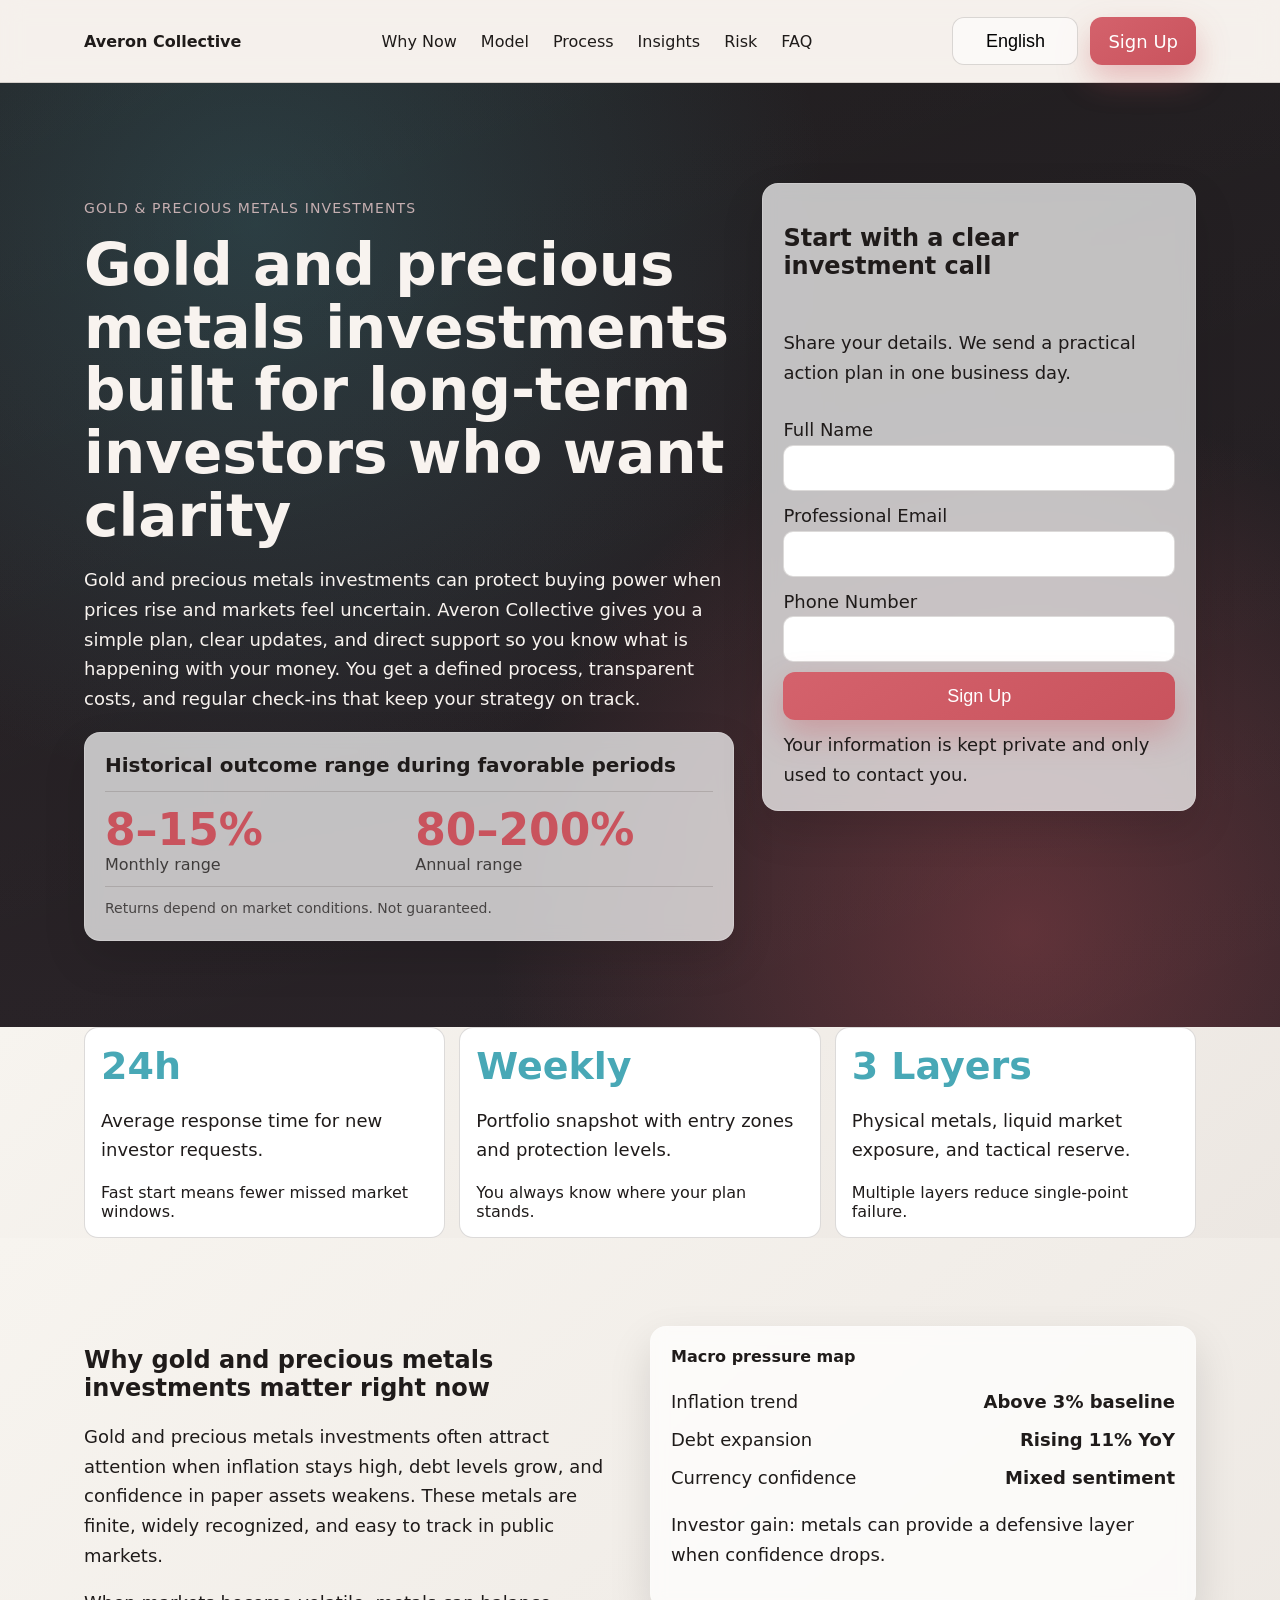
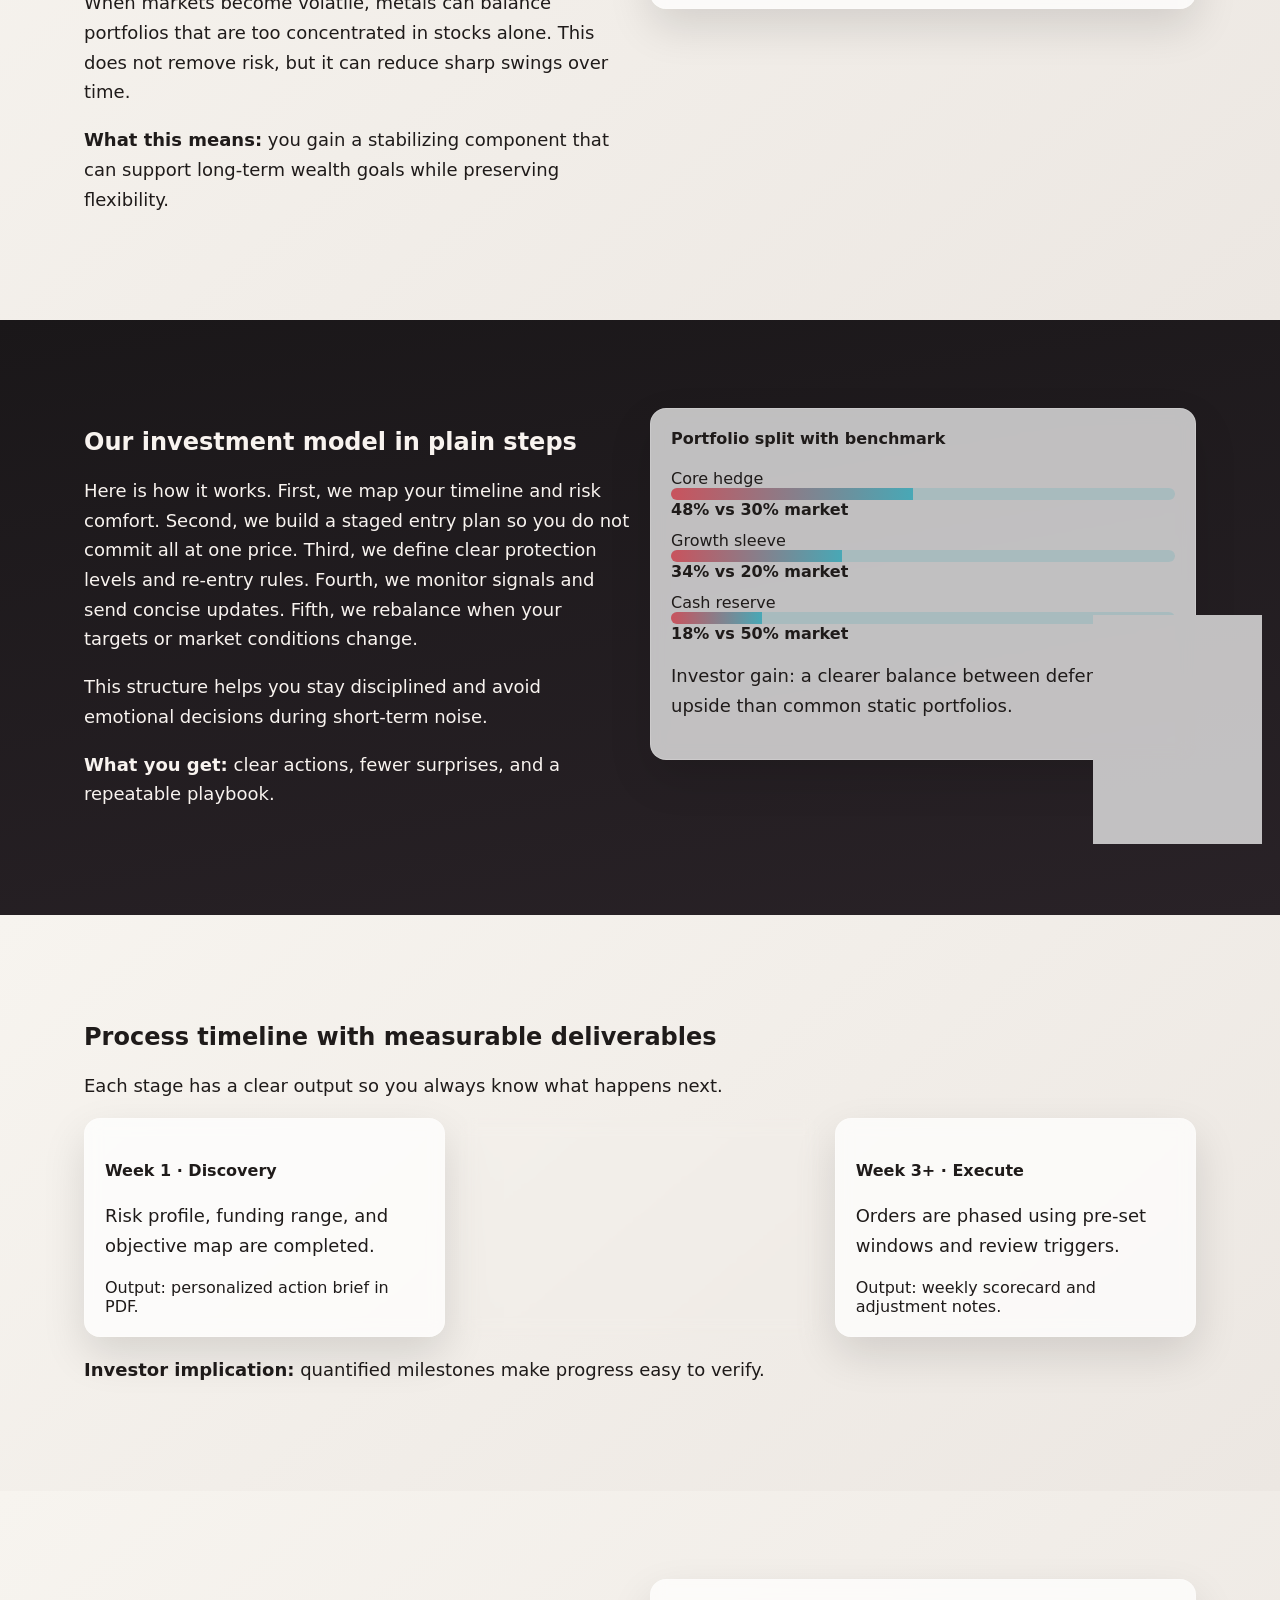
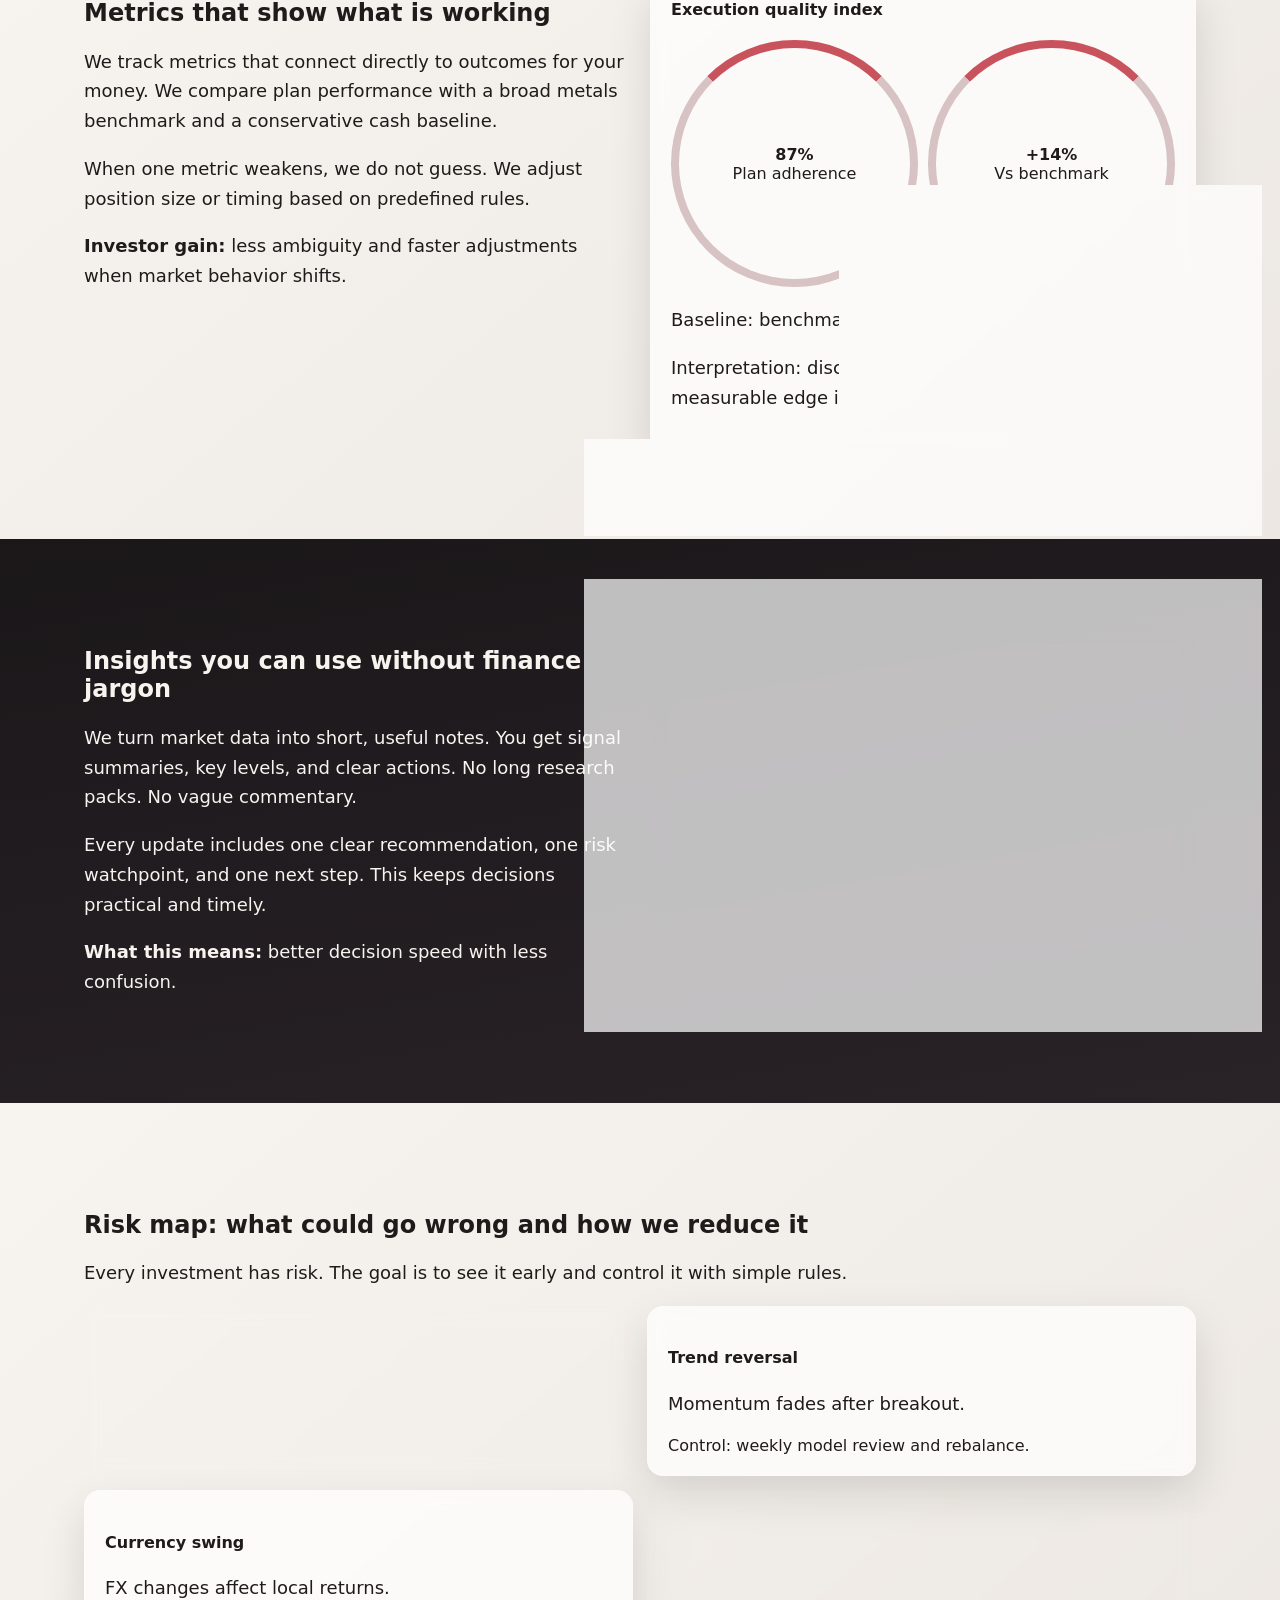
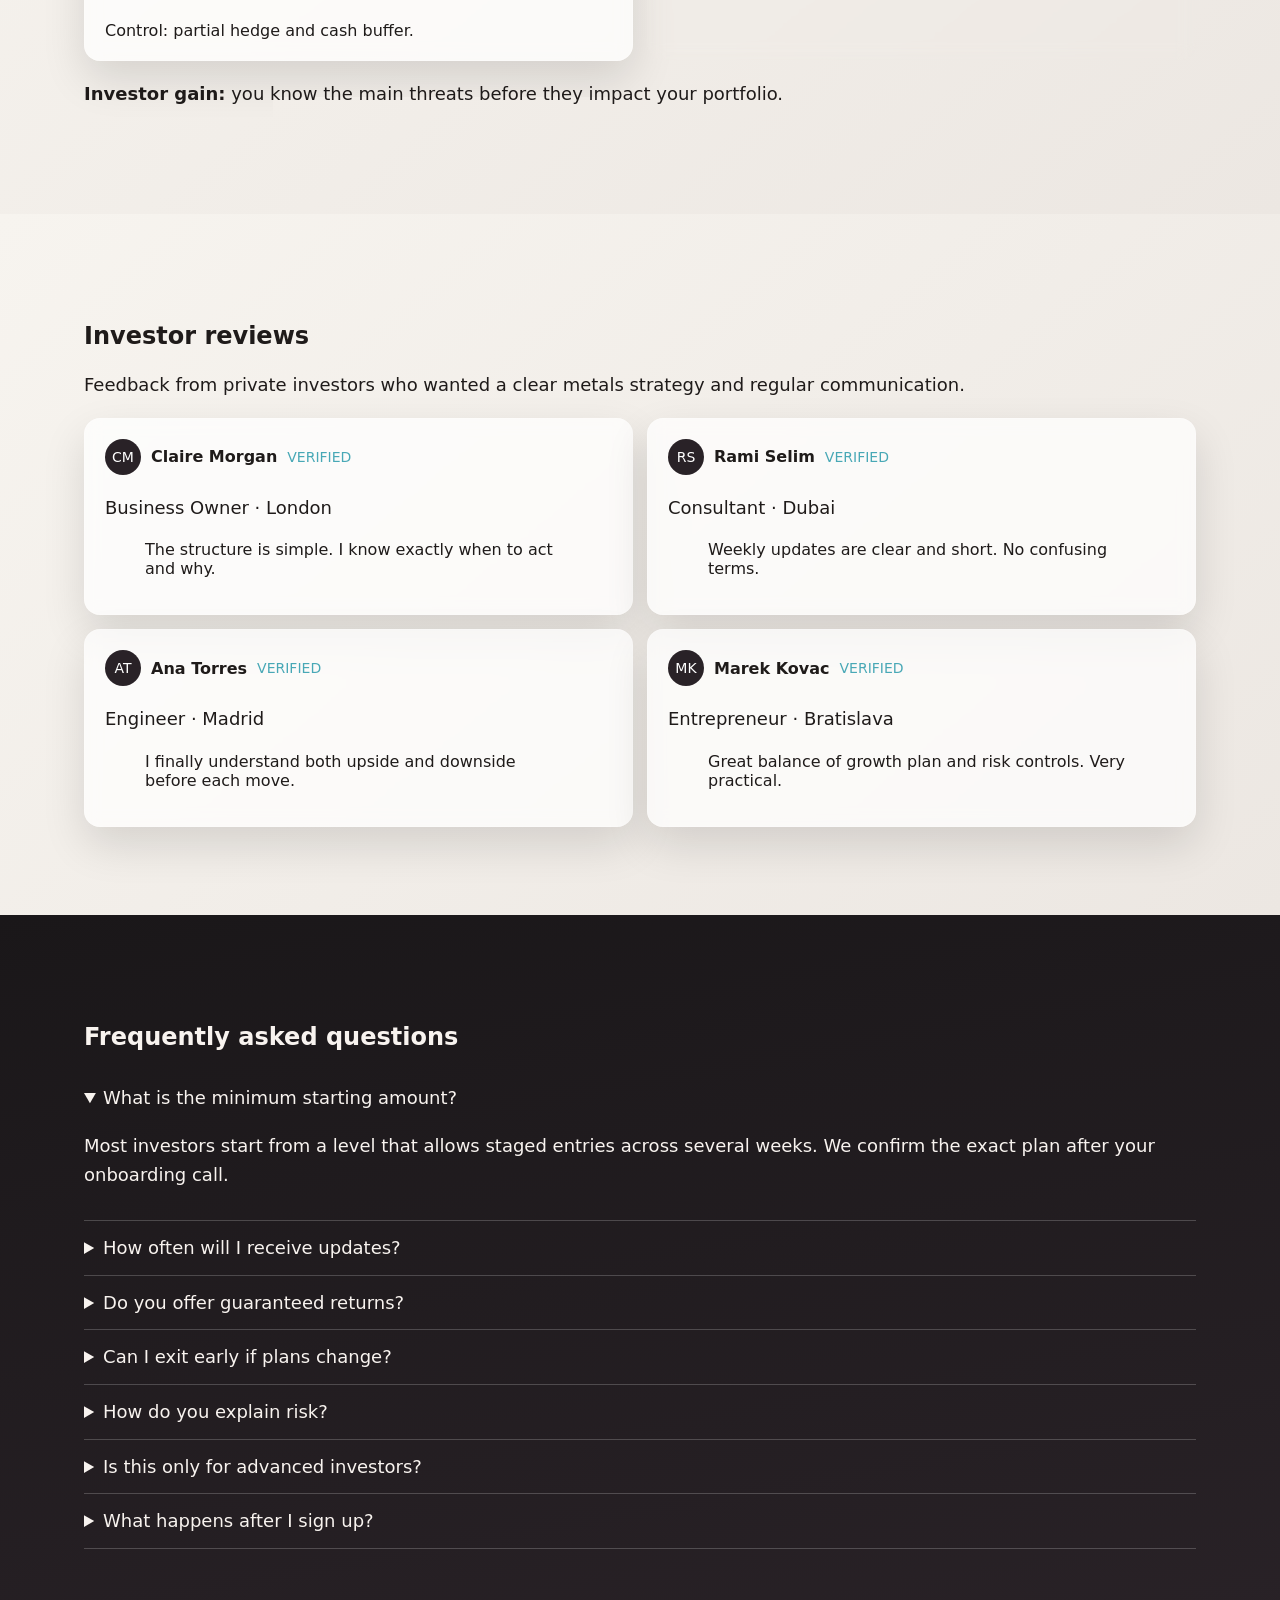
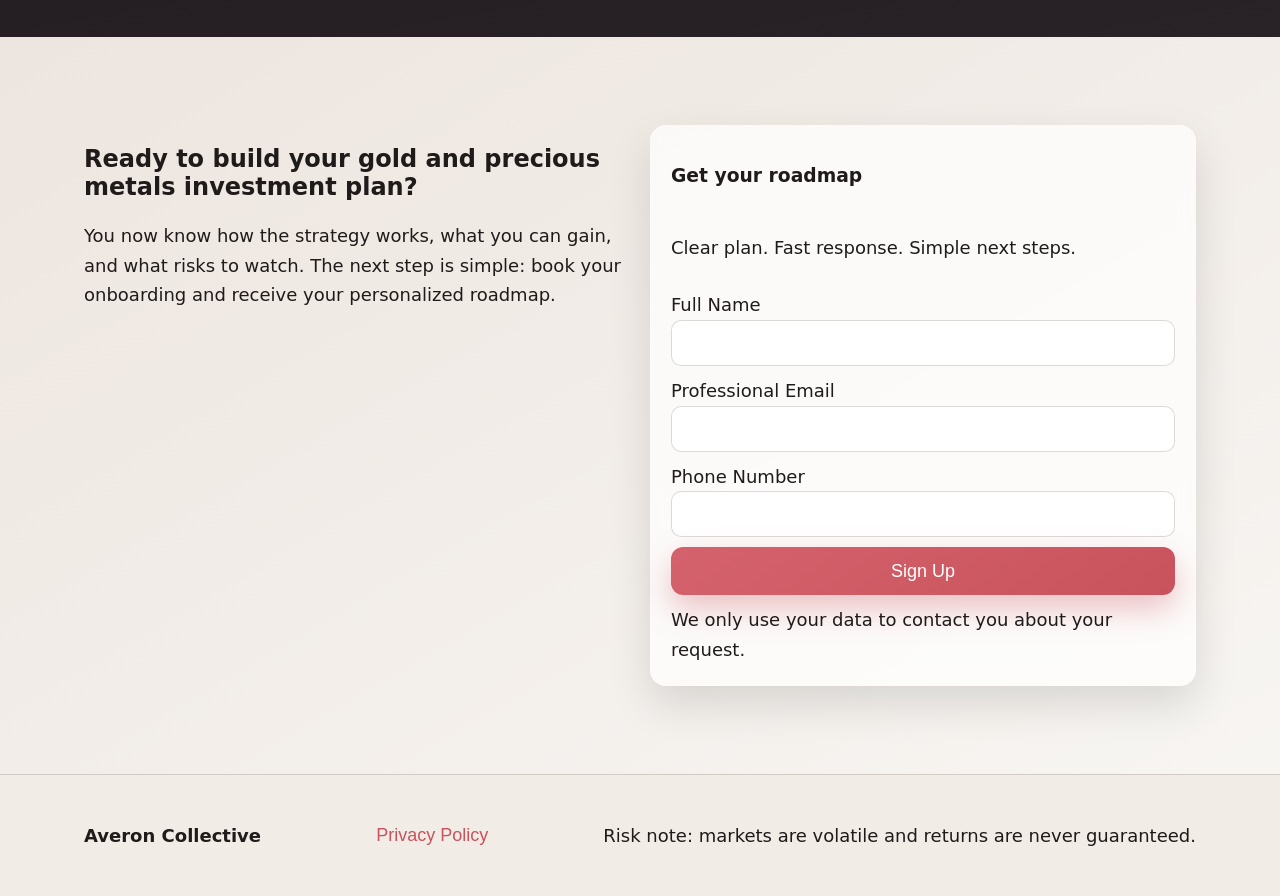
<file: index.html>
<!doctype html>
<html lang="en">
<head>
  <meta charset="utf-8">
  <meta name="viewport" content="width=device-width, initial-scale=1">
  <title>Averon Collective | Gold Investment Strategy for Long-Term Investors</title>
  <meta name="description" content="Learn how Averon Collective helps private investors approach gold and precious metals investing with a clear plan, simple risk controls, and transparent performance reporting.">
  <link rel="canonical" href="https://averoncollective.com/index.html">
  <link rel="alternate" hreflang="en" href="https://averoncollective.com/index.html">
  <link rel="alternate" hreflang="de" href="https://averoncollective.com/de/index.html">
  <link rel="alternate" hreflang="fr" href="https://averoncollective.com/fr/index.html">
  <link rel="alternate" hreflang="es" href="https://averoncollective.com/es/index.html">
  <link rel="alternate" hreflang="it" href="https://averoncollective.com/it/index.html">
  <link rel="alternate" hreflang="tr" href="https://averoncollective.com/tr/index.html">
  <link rel="alternate" hreflang="pt" href="https://averoncollective.com/pt/index.html">
  <link rel="alternate" hreflang="ja" href="https://averoncollective.com/jp/index.html">
  <link rel="alternate" hreflang="sk" href="https://averoncollective.com/sk/index.html">
  <link rel="alternate" hreflang="nl-BE" href="https://averoncollective.com/be/index.html">
  <link rel="alternate" hreflang="x-default" href="https://averoncollective.com/index.html">
  <meta property="og:type" content="website">
  <meta property="og:title" content="Averon Collective | Gold Investment Strategy for Long-Term Investors">
  <meta property="og:description" content="Learn how Averon Collective helps private investors approach gold and precious metals investing with a clear plan, simple risk controls, and transparent performance reporting.">
  <meta property="og:url" content="https://averoncollective.com/index.html">
  <meta property="og:image" content="https://averoncollective.com/assets/img/og-cover.jpg">
  <meta name="twitter:card" content="summary_large_image">
  <meta name="twitter:title" content="Averon Collective | Gold Investment Strategy for Long-Term Investors">
  <meta name="twitter:description" content="Learn how Averon Collective helps private investors approach gold and precious metals investing with a clear plan, simple risk controls, and transparent performance reporting.">
  <meta name="twitter:image" content="https://averoncollective.com/assets/img/og-cover.jpg">
  <link rel="stylesheet" href="assets/style.css">
  <script type="application/ld+json">{"@context":"https://schema.org","@type":"Organization","name":"Averon Collective","url":"https://averoncollective.com","logo":"https://averoncollective.com/assets/img/logo.png","sameAs":["https://www.linkedin.com/company/averoncollective"]}</script>
  <script type="application/ld+json">{"@context":"https://schema.org","@type":"WebSite","name":"Averon Collective","url":"https://averoncollective.com","potentialAction":{"@type":"SearchAction","target":"https://averoncollective.com/?q={search_term_string}","query-input":"required name=search_term_string"}}</script>
  <script type="application/ld+json">{"@context":"https://schema.org","@type":"Review","itemReviewed":{"@type":"Service","name":"Averon Collective Gold Strategy"},"author":{"@type":"Person","name":"Claire Morgan"},"reviewRating":{"@type":"Rating","ratingValue":"5","bestRating":"5"},"reviewBody":"Clear process, fast updates, and no confusing language."}</script>
</head>
<body>
  <header class="site-header">
    <div class="container header-row">
      <a class="brand" href="index.html">Averon Collective</a>
      <nav class="desktop-nav" aria-label="Primary navigation">
        <a href="#why">Why Now</a><a href="#model">Model</a><a href="#process">Process</a><a href="#insights">Insights</a><a href="#risk">Risk</a><a href="#faq">FAQ</a>
      </nav>
      <div class="header-actions">
        <div class="lang-dropdown" data-dropdown>
          <button class="btn lang-btn" aria-haspopup="true" aria-expanded="false">English</button>
          <div class="lang-menu" role="menu"><a href="index.html" data-lang="English"><span class="flag">🇬🇧</span>English</a>
<a href="de/index.html" data-lang="Deutsch"><span class="flag">🇩🇪</span>Deutsch</a>
<a href="fr/index.html" data-lang="Français"><span class="flag">🇫🇷</span>Français</a>
<a href="es/index.html" data-lang="Español"><span class="flag">🇪🇸</span>Español</a>
<a href="it/index.html" data-lang="Italiano"><span class="flag">🇮🇹</span>Italiano</a>
<a href="tr/index.html" data-lang="Türkçe"><span class="flag">🇹🇷</span>Türkçe</a>
<a href="pt/index.html" data-lang="Português"><span class="flag">🇵🇹</span>Português</a>
<a href="jp/index.html" data-lang="日本語"><span class="flag">🇯🇵</span>日本語</a>
<a href="sk/index.html" data-lang="Slovenčina"><span class="flag">🇸🇰</span>Slovenčina</a>
<a href="be/index.html" data-lang="Belgium"><span class="flag">🇧🇪</span>Belgium</a></div>
        </div>
        <a href="#signup" class="btn primary">Sign Up</a>
        <button class="burger" aria-label="Open navigation" aria-expanded="false" aria-controls="mobileDrawer"><span></span><span></span><span></span></button>
      </div>
    </div>
  </header>

  <aside class="mobile-drawer" id="mobileDrawer" aria-hidden="true">
    <div class="drawer-panel" role="dialog" aria-modal="true" aria-label="Mobile menu">
      <button class="drawer-close" aria-label="Close menu">×</button>
      <nav class="drawer-nav"><a href="#why">Why Now</a><a href="#model">Model</a><a href="#process">Process</a><a href="#insights">Insights</a><a href="#risk">Risk</a><a href="#faq">FAQ</a></nav>
      <div class="lang-menu inline" role="menu"><a href="index.html" data-lang="English"><span class="flag">🇬🇧</span>English</a>
<a href="de/index.html" data-lang="Deutsch"><span class="flag">🇩🇪</span>Deutsch</a>
<a href="fr/index.html" data-lang="Français"><span class="flag">🇫🇷</span>Français</a>
<a href="es/index.html" data-lang="Español"><span class="flag">🇪🇸</span>Español</a>
<a href="it/index.html" data-lang="Italiano"><span class="flag">🇮🇹</span>Italiano</a>
<a href="tr/index.html" data-lang="Türkçe"><span class="flag">🇹🇷</span>Türkçe</a>
<a href="pt/index.html" data-lang="Português"><span class="flag">🇵🇹</span>Português</a>
<a href="jp/index.html" data-lang="日本語"><span class="flag">🇯🇵</span>日本語</a>
<a href="sk/index.html" data-lang="Slovenčina"><span class="flag">🇸🇰</span>Slovenčina</a>
<a href="be/index.html" data-lang="Belgium"><span class="flag">🇧🇪</span>Belgium</a></div>
      <a href="#signup" class="btn primary">Sign Up</a>
    </div>
  </aside>
  <div class="drawer-overlay"></div>

  <main>
    <section class="hero section-dark">
      <div class="mesh"></div>
      <div class="container hero-grid">
        <div>
          <p class="kicker">Gold & Precious Metals Investments</p>
          <h1>Gold and precious metals investments built for long-term investors who want clarity</h1>
          <p>Gold and precious metals investments can protect buying power when prices rise and markets feel uncertain. Averon Collective gives you a simple plan, clear updates, and direct support so you know what is happening with your money. You get a defined process, transparent costs, and regular check-ins that keep your strategy on track.</p>
          <article class="performance-panel" aria-label="Performance range">
            <h3>Historical outcome range during favorable periods</h3>
            <div class="split-metrics">
              <div><strong>8–15%</strong><span>Monthly range</span></div>
              <div><strong>80–200%</strong><span>Annual range</span></div>
            </div>
            <p>Returns depend on market conditions. Not guaranteed.</p>
          </article>
        </div>
        <form class="lead-form" id="signup">
          <h2>Start with a clear investment call</h2>
          <p>Share your details. We send a practical action plan in one business day.</p>
          <label>Full Name<input type="text" name="name" required></label>
          <label>Professional Email<input type="email" name="email" required></label>
          <label>Phone Number<input type="tel" name="phone" required></label>
          <button class="btn primary" type="submit">Sign Up</button>
          <small>Your information is kept private and only used to contact you.</small>
        </form>
      </div>
    </section>

    <section class="kpi-strip section-light">
      <div class="container kpi-grid">
        <article><h3>24h</h3><p>Average response time for new investor requests.</p><span>Fast start means fewer missed market windows.</span></article>
        <article><h3>Weekly</h3><p>Portfolio snapshot with entry zones and protection levels.</p><span>You always know where your plan stands.</span></article>
        <article><h3>3 Layers</h3><p>Physical metals, liquid market exposure, and tactical reserve.</p><span>Multiple layers reduce single-point failure.</span></article>
      </div>
    </section>

    <section id="why" class="section section-light">
      <div class="container split">
        <div>
          <h2>Why gold and precious metals investments matter right now</h2>
          <p>Gold and precious metals investments often attract attention when inflation stays high, debt levels grow, and confidence in paper assets weakens. These metals are finite, widely recognized, and easy to track in public markets.</p>
          <p>When markets become volatile, metals can balance portfolios that are too concentrated in stocks alone. This does not remove risk, but it can reduce sharp swings over time.</p>
          <p><strong>What this means:</strong> you gain a stabilizing component that can support long-term wealth goals while preserving flexibility.</p>
        </div>
        <div class="visual-card">
          <h4>Macro pressure map</h4>
          <ul>
            <li><span>Inflation trend</span><b>Above 3% baseline</b></li>
            <li><span>Debt expansion</span><b>Rising 11% YoY</b></li>
            <li><span>Currency confidence</span><b>Mixed sentiment</b></li>
          </ul>
          <p>Investor gain: metals can provide a defensive layer when confidence drops.</p>
        </div>
      </div>
    </section>

    <section id="model" class="section section-dark">
      <div class="container split reverse">
        <div class="visual-card chart bars">
          <h4>Portfolio split with benchmark</h4>
          <div class="seg"><span>Core hedge</span><div><i style="width:48%"></i></div><b>48% vs 30% market</b></div>
          <div class="seg"><span>Growth sleeve</span><div><i style="width:34%"></i></div><b>34% vs 20% market</b></div>
          <div class="seg"><span>Cash reserve</span><div><i style="width:18%"></i></div><b>18% vs 50% market</b></div>
          <p>Investor gain: a clearer balance between defense and upside than common static portfolios.</p>
        </div>
        <div>
          <h2>Our investment model in plain steps</h2>
          <p>Here is how it works. First, we map your timeline and risk comfort. Second, we build a staged entry plan so you do not commit all at one price. Third, we define clear protection levels and re-entry rules. Fourth, we monitor signals and send concise updates. Fifth, we rebalance when your targets or market conditions change.</p>
          <p>This structure helps you stay disciplined and avoid emotional decisions during short-term noise.</p>
          <p><strong>What you get:</strong> clear actions, fewer surprises, and a repeatable playbook.</p>
        </div>
      </div>
    </section>

    <section id="process" class="section section-light">
      <div class="container">
        <h2>Process timeline with measurable deliverables</h2>
        <p>Each stage has a clear output so you always know what happens next.</p>
        <div class="timeline">
          <article><h4>Week 1 · Discovery</h4><p>Risk profile, funding range, and objective map are completed.</p><span>Output: personalized action brief in PDF.</span></article>
          <article><h4>Week 2 · Build</h4><p>Entry levels, target bands, and downside plan are finalized.</p><span>Output: 90-day execution plan with checkpoints.</span></article>
          <article><h4>Week 3+ · Execute</h4><p>Orders are phased using pre-set windows and review triggers.</p><span>Output: weekly scorecard and adjustment notes.</span></article>
        </div>
        <p><strong>Investor implication:</strong> quantified milestones make progress easy to verify.</p>
      </div>
    </section>

    <section class="section section-light" id="metrics">
      <div class="container split">
        <div>
          <h2>Metrics that show what is working</h2>
          <p>We track metrics that connect directly to outcomes for your money. We compare plan performance with a broad metals benchmark and a conservative cash baseline.</p>
          <p>When one metric weakens, we do not guess. We adjust position size or timing based on predefined rules.</p>
          <p><strong>Investor gain:</strong> less ambiguity and faster adjustments when market behavior shifts.</p>
        </div>
        <div class="visual-card ring-wrap">
          <h4>Execution quality index</h4>
          <div class="rings"><div><b>87%</b><span>Plan adherence</span></div><div><b>+14%</b><span>Vs benchmark</span></div></div>
          <p>Baseline: benchmark return over same period.</p>
          <p>Interpretation: disciplined execution has added measurable edge in recent cycles.</p>
        </div>
      </div>
    </section>

    <section id="insights" class="section section-dark">
      <div class="container split reverse">
        <div class="visual-card waterfall">
          <h4>Return drivers snapshot</h4>
          <ul>
            <li><span>Entry timing</span><b>+22%</b></li>
            <li><span>Position sizing</span><b>+17%</b></li>
            <li><span>Hedge overlay</span><b>+9%</b></li>
            <li><span>Fees impact</span><b>-4%</b></li>
          </ul>
          <p>Investor gain: you can see what creates growth and what reduces it.</p>
        </div>
        <div>
          <h2>Insights you can use without finance jargon</h2>
          <p>We turn market data into short, useful notes. You get signal summaries, key levels, and clear actions. No long research packs. No vague commentary.</p>
          <p>Every update includes one clear recommendation, one risk watchpoint, and one next step. This keeps decisions practical and timely.</p>
          <p><strong>What this means:</strong> better decision speed with less confusion.</p>
        </div>
      </div>
    </section>

    <section id="risk" class="section section-light">
      <div class="container">
        <h2>Risk map: what could go wrong and how we reduce it</h2>
        <p>Every investment has risk. The goal is to see it early and control it with simple rules.</p>
        <div class="risk-grid">
          <article><h4>Price shock</h4><p>Rapid drops after macro news.</p><span>Control: staged entries and stop levels.</span></article>
          <article><h4>Trend reversal</h4><p>Momentum fades after breakout.</p><span>Control: weekly model review and rebalance.</span></article>
          <article><h4>Currency swing</h4><p>FX changes affect local returns.</p><span>Control: partial hedge and cash buffer.</span></article>
          <article><h4>Policy surprise</h4><p>Central bank shifts alter demand.</p><span>Control: scenario alerts and faster de-risk steps.</span></article>
        </div>
        <p><strong>Investor gain:</strong> you know the main threats before they impact your portfolio.</p>
      </div>
    </section>

    <section class="section section-light" id="reviews">
      <div class="container">
        <h2>Investor reviews</h2>
        <p>Feedback from private investors who wanted a clear metals strategy and regular communication.</p>
        <div class="reviews-grid">
          <article><div class="meta"><span class="avatar">CM</span><strong>Claire Morgan</strong><em>VERIFIED</em></div><p class="title">Business Owner · London</p><blockquote>The structure is simple. I know exactly when to act and why.</blockquote></article>
          <article><div class="meta"><span class="avatar">RS</span><strong>Rami Selim</strong><em>VERIFIED</em></div><p class="title">Consultant · Dubai</p><blockquote>Weekly updates are clear and short. No confusing terms.</blockquote></article>
          <article><div class="meta"><span class="avatar">AT</span><strong>Ana Torres</strong><em>VERIFIED</em></div><p class="title">Engineer · Madrid</p><blockquote>I finally understand both upside and downside before each move.</blockquote></article>
          <article><div class="meta"><span class="avatar">MK</span><strong>Marek Kovac</strong><em>VERIFIED</em></div><p class="title">Entrepreneur · Bratislava</p><blockquote>Great balance of growth plan and risk controls. Very practical.</blockquote></article>
        </div>
      </div>
    </section>

    <section id="faq" class="section section-dark">
      <div class="container">
        <h2>Frequently asked questions</h2>
        <div class="faq" data-faq>
          <details open><summary>What is the minimum starting amount?</summary><p>Most investors start from a level that allows staged entries across several weeks. We confirm the exact plan after your onboarding call.</p></details>
          <details><summary>How often will I receive updates?</summary><p>You receive a weekly summary plus fast alerts when market levels reach your trigger zones.</p></details>
          <details><summary>Do you offer guaranteed returns?</summary><p>No. Markets move up and down. We focus on disciplined execution and transparent reporting.</p></details>
          <details><summary>Can I exit early if plans change?</summary><p>Yes. You keep flexibility. We prepare exit pathways so you can reduce exposure without panic decisions.</p></details>
          <details><summary>How do you explain risk?</summary><p>We show each risk in simple language, then pair it with a clear mitigation action and review frequency.</p></details>
          <details><summary>Is this only for advanced investors?</summary><p>No. It is built for regular private investors who want a structured and understandable approach.</p></details>
          <details><summary>What happens after I sign up?</summary><p>You receive a contact confirmation, then a one-to-one call slot and your initial investment roadmap.</p></details>
        </div>
      </div>
    </section>

    <section class="section final-cta" id="final-cta">
      <div class="container split">
        <div>
          <h2>Ready to build your gold and precious metals investment plan?</h2>
          <p>You now know how the strategy works, what you can gain, and what risks to watch. The next step is simple: book your onboarding and receive your personalized roadmap.</p>
        </div>
        <form class="lead-form">
          <h3>Get your roadmap</h3>
          <p>Clear plan. Fast response. Simple next steps.</p>
          <label>Full Name<input type="text" required></label>
          <label>Professional Email<input type="email" required></label>
          <label>Phone Number<input type="tel" required></label>
          <button class="btn primary" type="submit">Sign Up</button>
          <small>We only use your data to contact you about your request.</small>
        </form>
      </div>
    </section>
  </main>

  <footer class="site-footer">
    <div class="container footer-row">
      <p><strong>Averon Collective</strong></p>
      <button class="privacy-link" data-open-privacy>Privacy Policy</button>
      <p>Risk note: markets are volatile and returns are never guaranteed.</p>
    </div>
  </footer>

  <div class="modal" id="privacyModal" aria-hidden="true" role="dialog" aria-modal="true" aria-label="Privacy Policy">
    <div class="modal-card">
      <button class="modal-x" data-close-privacy aria-label="Close privacy modal">×</button>
      <h2>Privacy Policy</h2>
      <div class="modal-body">
        <p><strong>Introduction:</strong> We respect your privacy and explain clearly how we handle data.</p>
        <p><strong>Data collection:</strong> We collect name, email, phone, and interaction data from forms and site usage.</p>
        <p><strong>Legal basis:</strong> We process data to answer requests, deliver services, and meet legal duties.</p>
        <p><strong>Cookies:</strong> We use essential and analytics cookies to improve site performance.</p>
        <p><strong>Retention:</strong> We store data only as long as needed for service and legal record rules.</p>
        <p><strong>Third-party sharing:</strong> We share data only with service providers that support secure operations.</p>
        <p><strong>Security:</strong> We use access controls, encryption, and monitoring to protect stored information.</p>
        <p><strong>User rights:</strong> You may request access, correction, deletion, or a copy of your personal data.</p>
        <p><strong>International transfers:</strong> If data moves across borders, we apply approved safeguards.</p>
        <p><strong>Industry risk disclosure:</strong> Investment-related communication may include market uncertainty and no guaranteed return outcomes.</p>
        <p><strong>Contact:</strong> Email privacy@averoncollective.com for any privacy request.</p>
      </div>
      <div class="modal-footer"><button class="btn" data-close-privacy>Close</button></div>
    </div>
  </div>

  <script type="application/ld+json">{"@context":"https://schema.org","@type":"FAQPage","mainEntity":[{"@type":"Question","name":"What is the minimum starting amount?","acceptedAnswer":{"@type":"Answer","text":"Most investors start with staged entries across several weeks."}},{"@type":"Question","name":"How often will I receive updates?","acceptedAnswer":{"@type":"Answer","text":"You receive a weekly summary and alerts when key levels are reached."}},{"@type":"Question","name":"Do you offer guaranteed returns?","acceptedAnswer":{"@type":"Answer","text":"No. Returns depend on market conditions and are not guaranteed."}}]}</script>
  <script src="assets/app.js" defer></script>
</body>
</html>
</file>
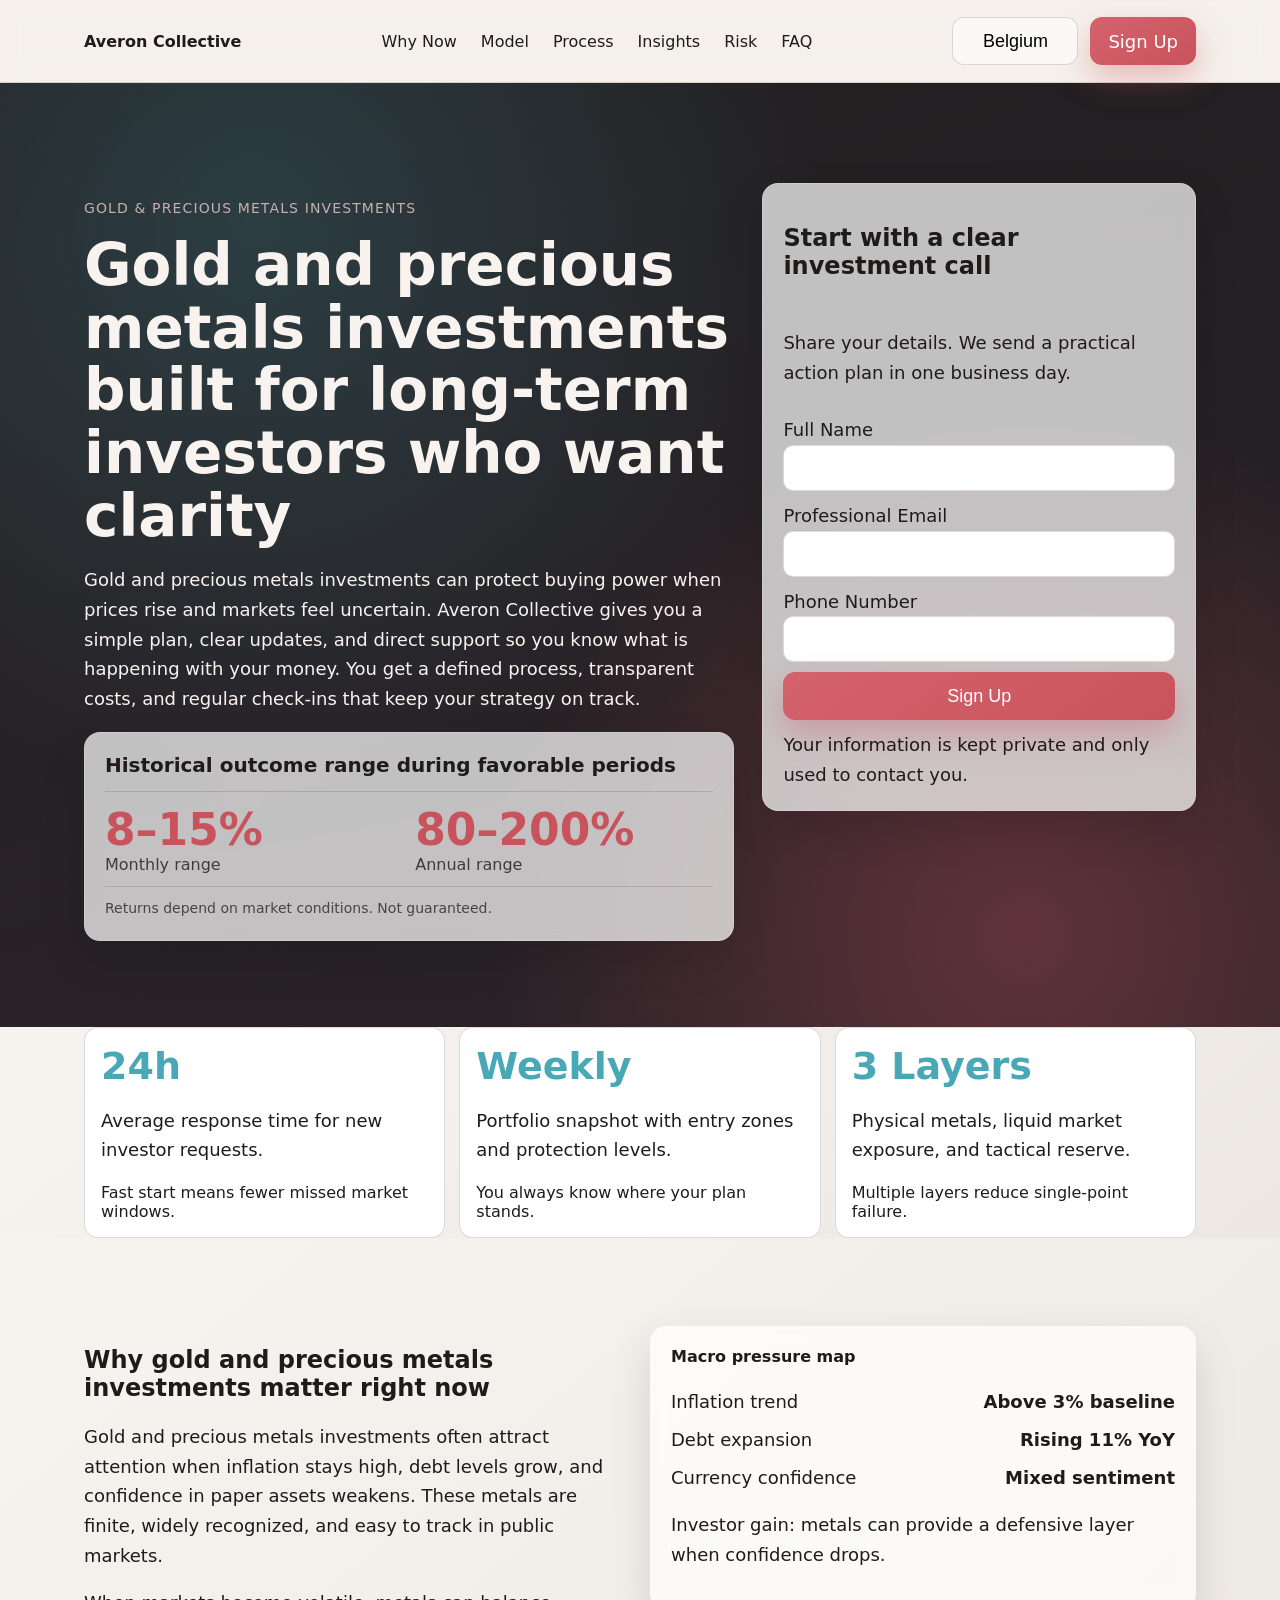
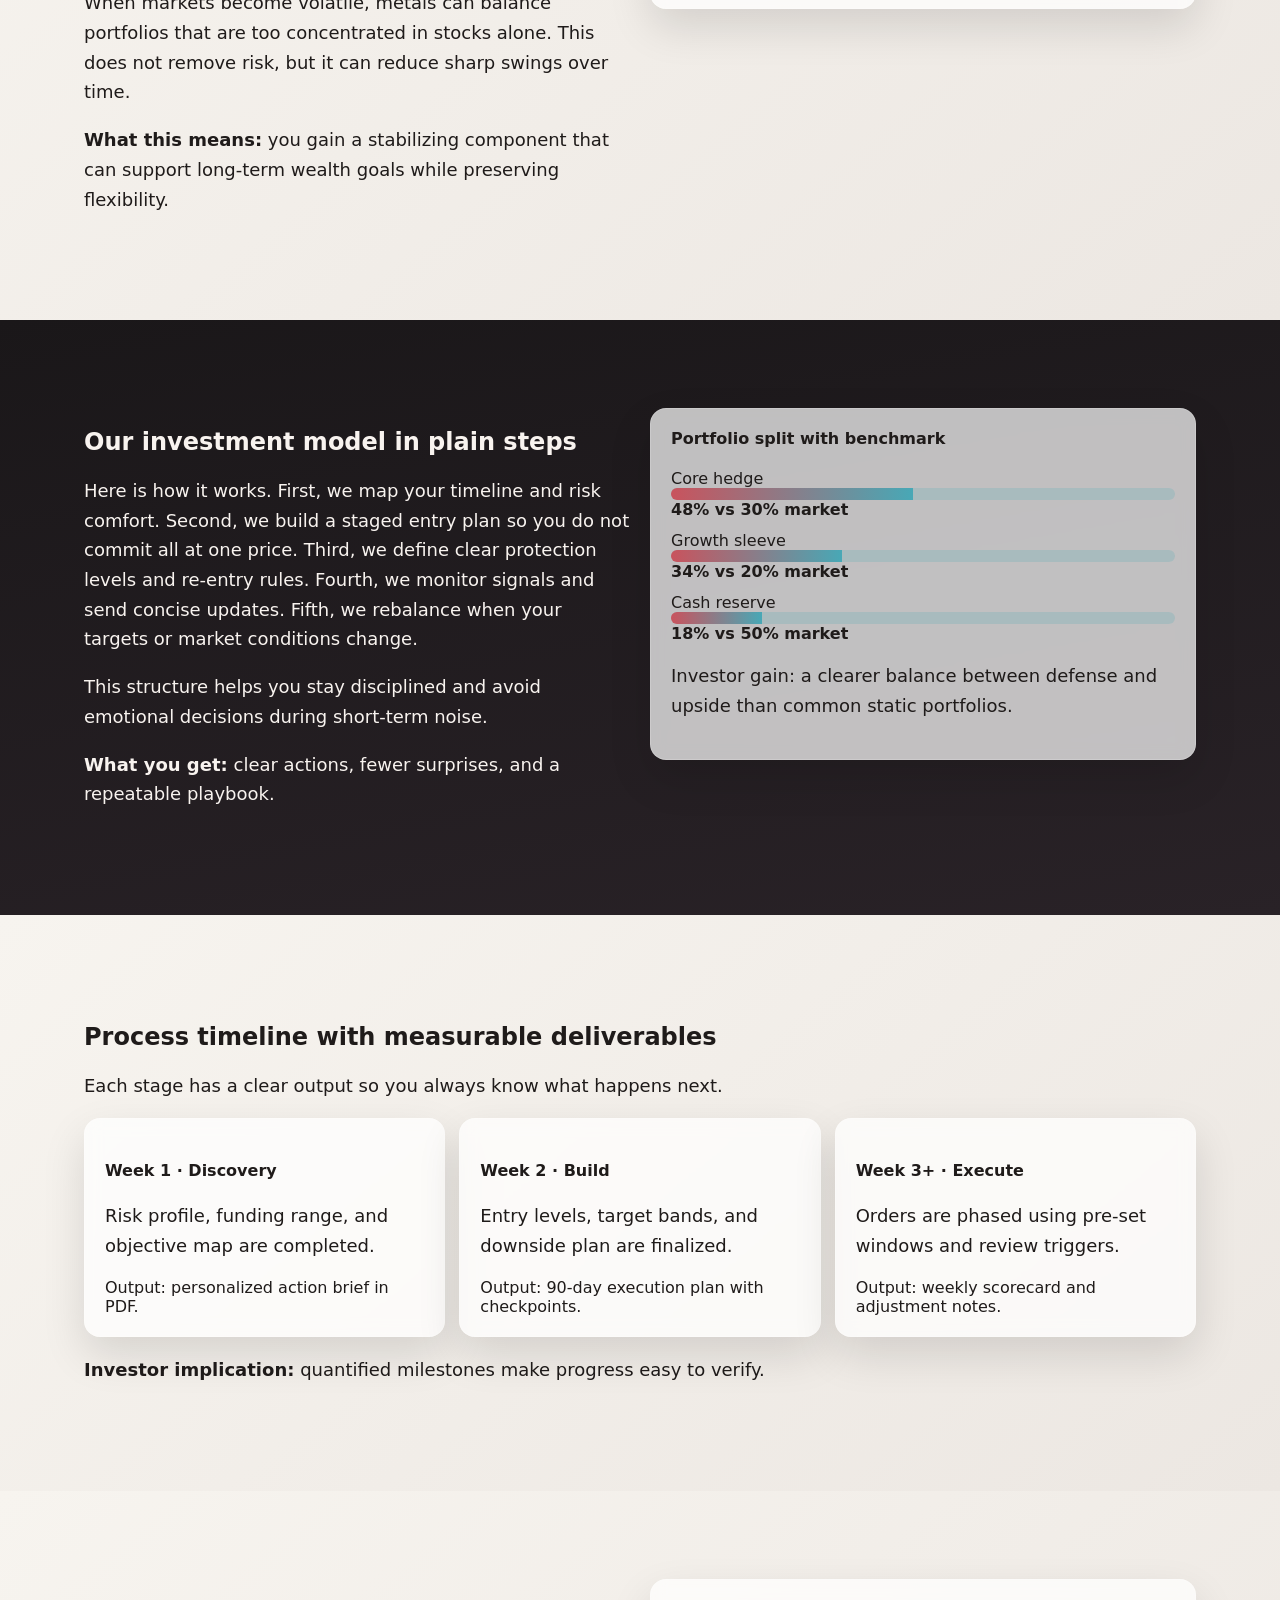
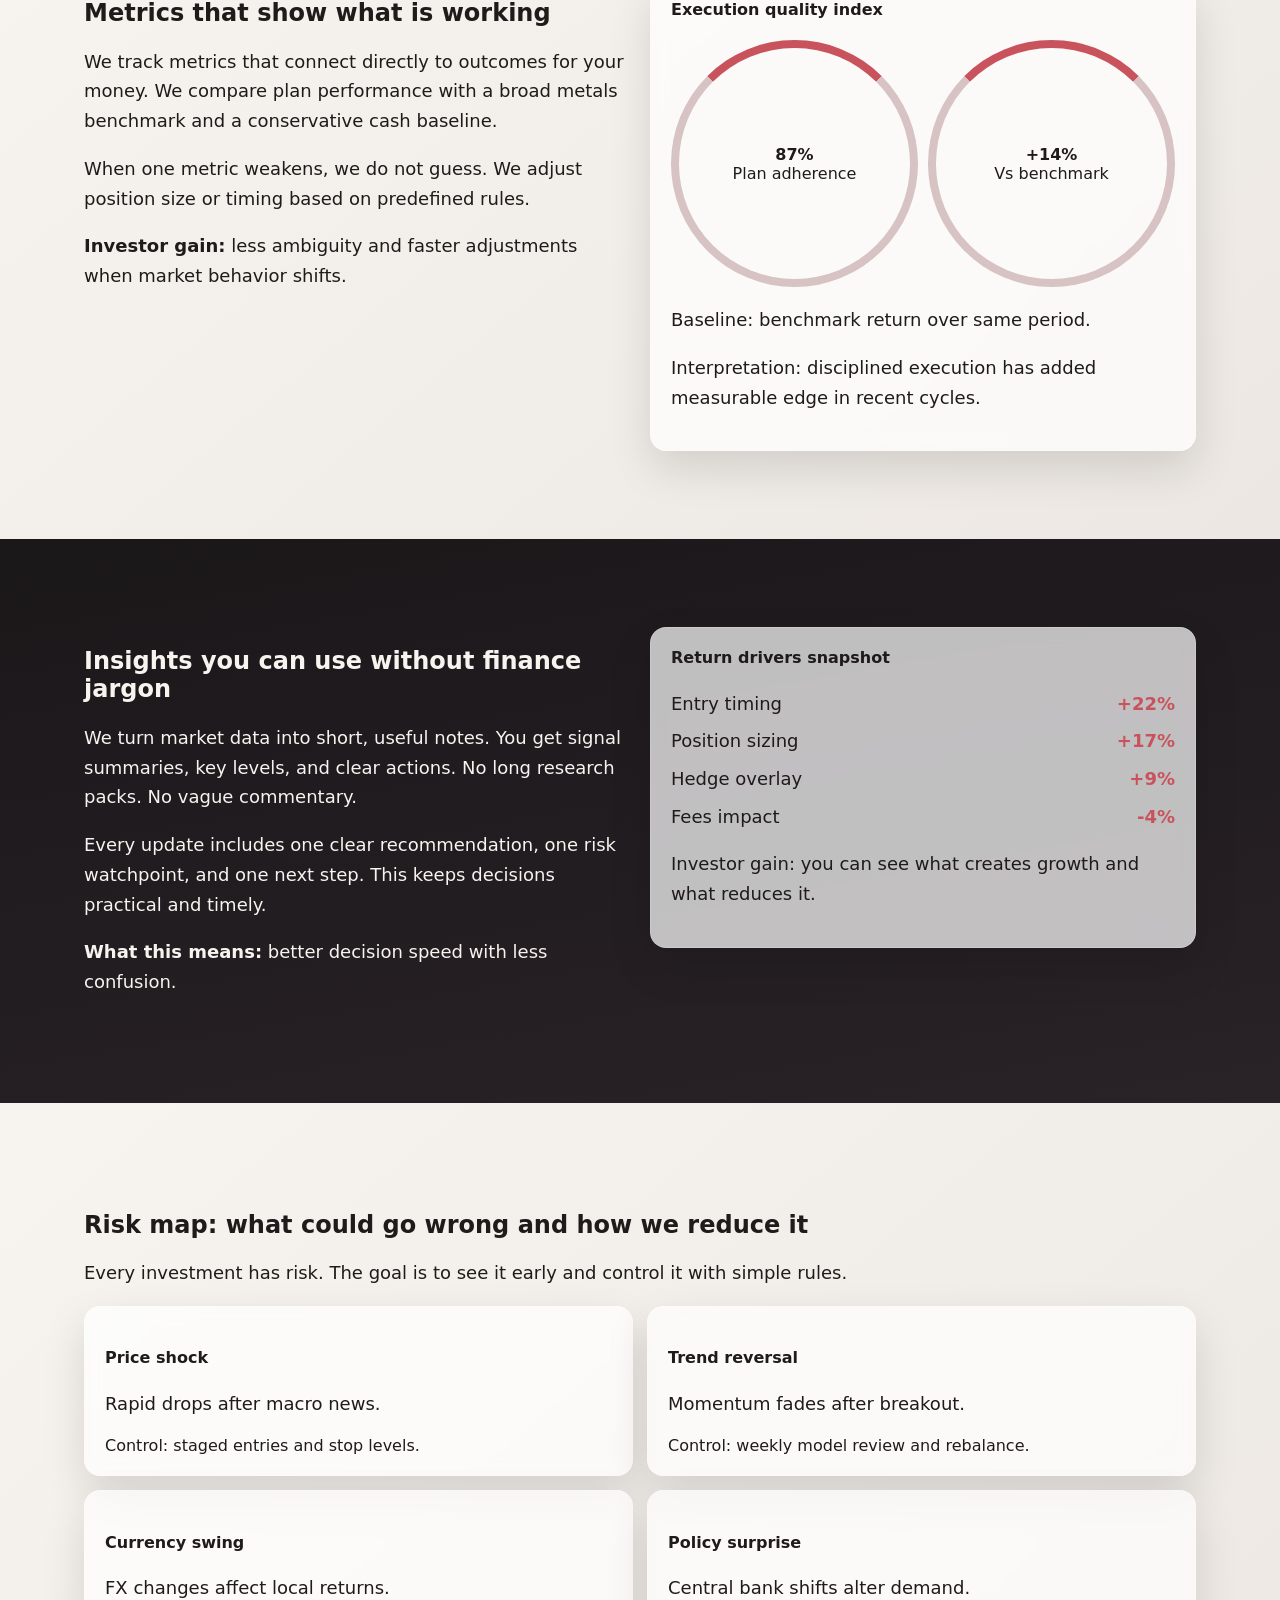
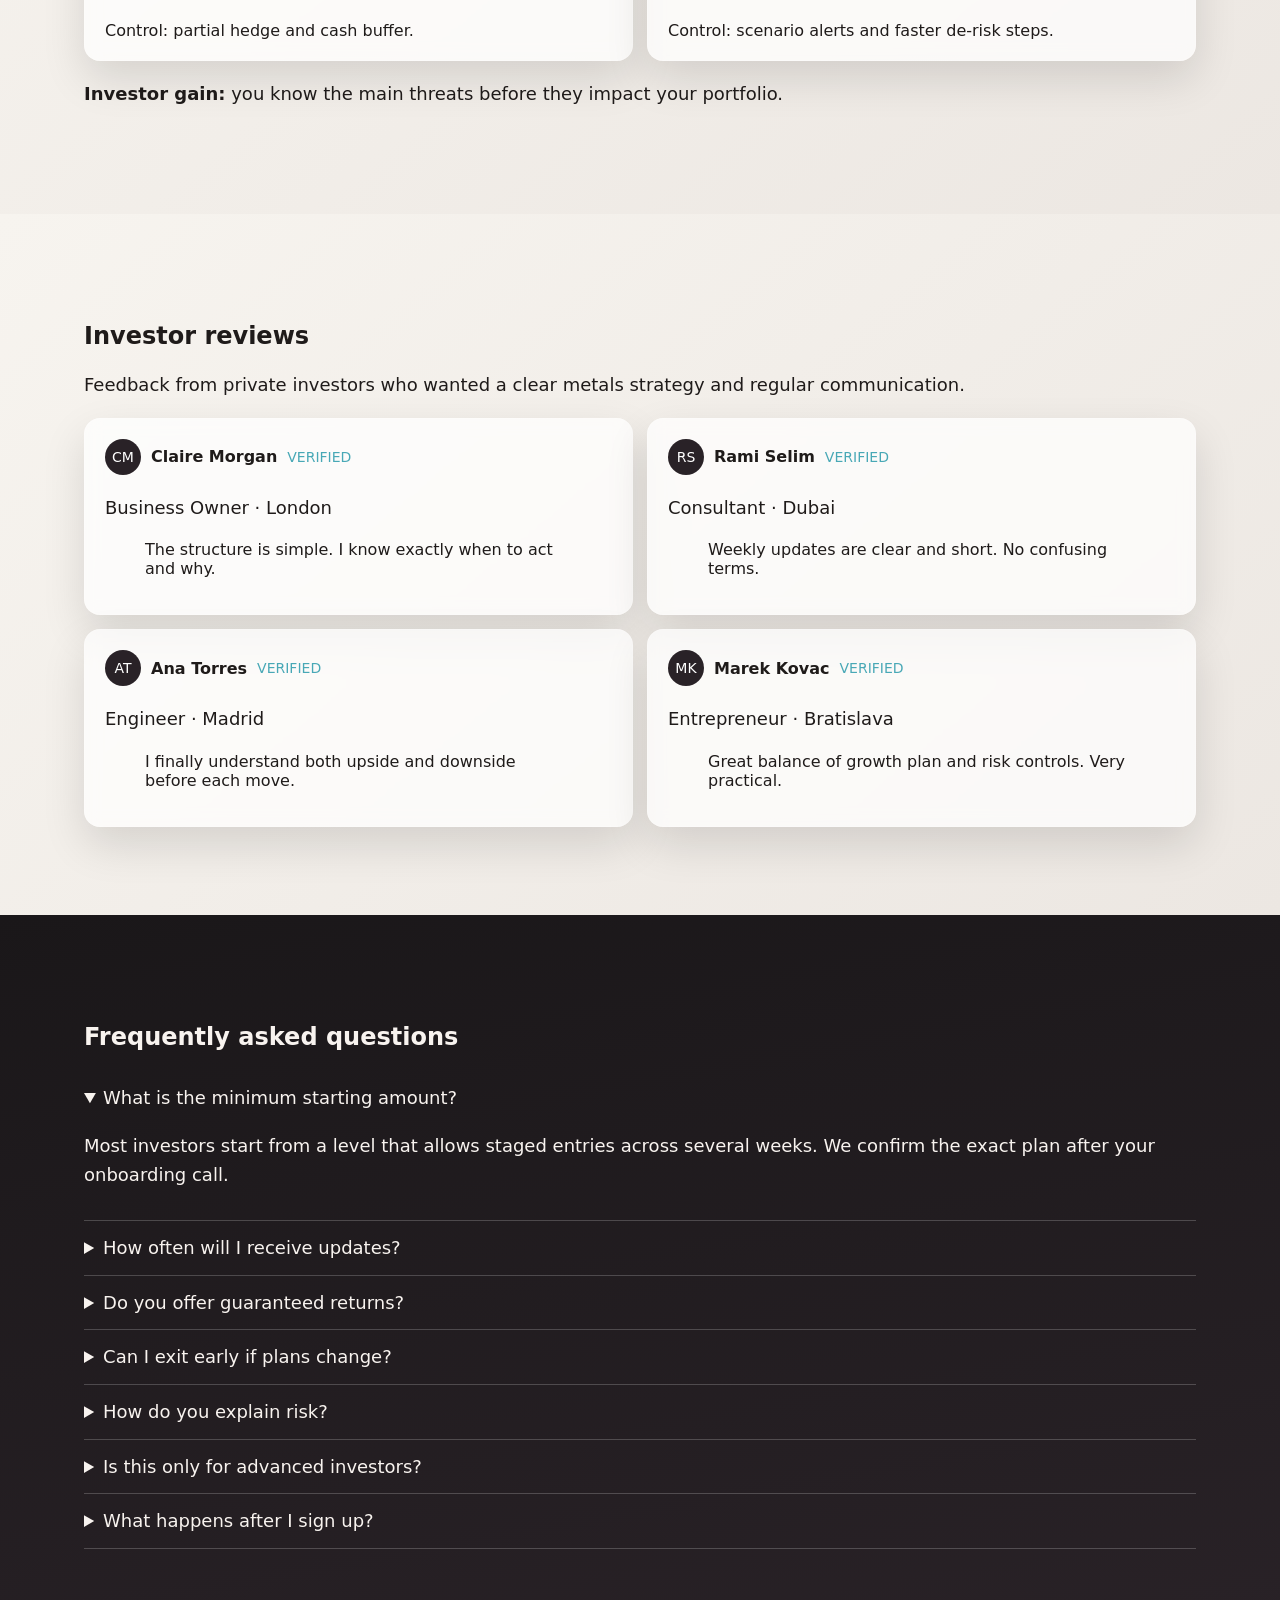
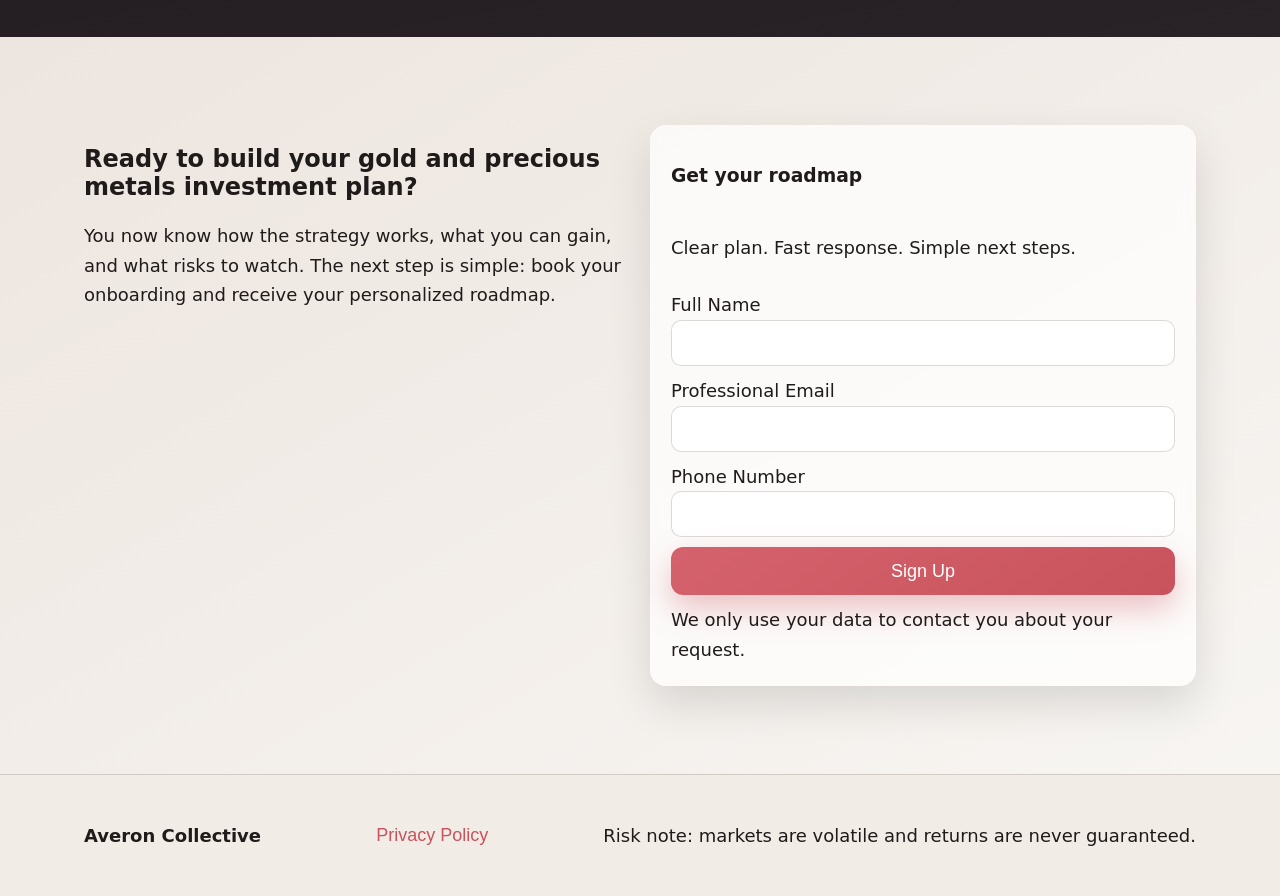
<file: be/index.html>
<!doctype html>
<html lang="en">
<head>
  <meta charset="utf-8">
  <meta name="viewport" content="width=device-width, initial-scale=1">
  <title>Averon Collective BE | Premium Precious Metals Landing</title>
  <meta name="description" content="Read Averon Collective’s English premium landing website for private investors who want clear precious metals investment direction.">
  <link rel="canonical" href="https://averoncollective.com/be/index.html">
  <link rel="alternate" hreflang="en" href="https://averoncollective.com/index.html">
  <link rel="alternate" hreflang="de" href="https://averoncollective.com/de/index.html">
  <link rel="alternate" hreflang="fr" href="https://averoncollective.com/fr/index.html">
  <link rel="alternate" hreflang="es" href="https://averoncollective.com/es/index.html">
  <link rel="alternate" hreflang="it" href="https://averoncollective.com/it/index.html">
  <link rel="alternate" hreflang="tr" href="https://averoncollective.com/tr/index.html">
  <link rel="alternate" hreflang="pt" href="https://averoncollective.com/pt/index.html">
  <link rel="alternate" hreflang="ja" href="https://averoncollective.com/jp/index.html">
  <link rel="alternate" hreflang="sk" href="https://averoncollective.com/sk/index.html">
  <link rel="alternate" hreflang="nl-BE" href="https://averoncollective.com/be/index.html">
  <link rel="alternate" hreflang="x-default" href="https://averoncollective.com/index.html">
  <meta property="og:type" content="website">
  <meta property="og:title" content="Averon Collective BE | Premium Precious Metals Landing">
  <meta property="og:description" content="Read Averon Collective’s English premium landing website for private investors who want clear precious metals investment direction.">
  <meta property="og:url" content="https://averoncollective.com/be/index.html">
  <meta property="og:image" content="https://averoncollective.com/assets/img/og-cover.jpg">
  <meta name="twitter:card" content="summary_large_image">
  <meta name="twitter:title" content="Averon Collective BE | Premium Precious Metals Landing">
  <meta name="twitter:description" content="Read Averon Collective’s English premium landing website for private investors who want clear precious metals investment direction.">
  <meta name="twitter:image" content="https://averoncollective.com/assets/img/og-cover.jpg">
  <link rel="stylesheet" href="../assets/style.css">
  <script type="application/ld+json">{"@context":"https://schema.org","@type":"Organization","name":"Averon Collective","url":"https://averoncollective.com","logo":"https://averoncollective.com/assets/img/logo.png","sameAs":["https://www.linkedin.com/company/averoncollective"]}</script>
  <script type="application/ld+json">{"@context":"https://schema.org","@type":"WebSite","name":"Averon Collective","url":"https://averoncollective.com","potentialAction":{"@type":"SearchAction","target":"https://averoncollective.com/?q={search_term_string}","query-input":"required name=search_term_string"}}</script>
  <script type="application/ld+json">{"@context":"https://schema.org","@type":"Review","itemReviewed":{"@type":"Service","name":"Averon Collective Gold Strategy"},"author":{"@type":"Person","name":"Claire Morgan"},"reviewRating":{"@type":"Rating","ratingValue":"5","bestRating":"5"},"reviewBody":"Clear process, fast updates, and no confusing language."}</script>
</head>
<body>
  <header class="site-header">
    <div class="container header-row">
      <a class="brand" href="../index.html">Averon Collective</a>
      <nav class="desktop-nav" aria-label="Primary navigation">
        <a href="#why">Why Now</a><a href="#model">Model</a><a href="#process">Process</a><a href="#insights">Insights</a><a href="#risk">Risk</a><a href="#faq">FAQ</a>
      </nav>
      <div class="header-actions">
        <div class="lang-dropdown" data-dropdown>
          <button class="btn lang-btn" aria-haspopup="true" aria-expanded="false">Belgium</button>
          <div class="lang-menu" role="menu"><a href="../index.html" data-lang="English"><span class="flag">🇬🇧</span>English</a>
<a href="../de/index.html" data-lang="Deutsch"><span class="flag">🇩🇪</span>Deutsch</a>
<a href="../fr/index.html" data-lang="Français"><span class="flag">🇫🇷</span>Français</a>
<a href="../es/index.html" data-lang="Español"><span class="flag">🇪🇸</span>Español</a>
<a href="../it/index.html" data-lang="Italiano"><span class="flag">🇮🇹</span>Italiano</a>
<a href="../tr/index.html" data-lang="Türkçe"><span class="flag">🇹🇷</span>Türkçe</a>
<a href="../pt/index.html" data-lang="Português"><span class="flag">🇵🇹</span>Português</a>
<a href="../jp/index.html" data-lang="日本語"><span class="flag">🇯🇵</span>日本語</a>
<a href="../sk/index.html" data-lang="Slovenčina"><span class="flag">🇸🇰</span>Slovenčina</a>
<a href="../be/index.html" data-lang="Belgium"><span class="flag">🇧🇪</span>Belgium</a></div>
        </div>
        <a href="#signup" class="btn primary">Sign Up</a>
        <button class="burger" aria-label="Open navigation" aria-expanded="false" aria-controls="mobileDrawer"><span></span><span></span><span></span></button>
      </div>
    </div>
  </header>

  <aside class="mobile-drawer" id="mobileDrawer" aria-hidden="true">
    <div class="drawer-panel" role="dialog" aria-modal="true" aria-label="Mobile menu">
      <button class="drawer-close" aria-label="Close menu">×</button>
      <nav class="drawer-nav"><a href="#why">Why Now</a><a href="#model">Model</a><a href="#process">Process</a><a href="#insights">Insights</a><a href="#risk">Risk</a><a href="#faq">FAQ</a></nav>
      <div class="lang-menu inline" role="menu"><a href="../index.html" data-lang="English"><span class="flag">🇬🇧</span>English</a>
<a href="../de/index.html" data-lang="Deutsch"><span class="flag">🇩🇪</span>Deutsch</a>
<a href="../fr/index.html" data-lang="Français"><span class="flag">🇫🇷</span>Français</a>
<a href="../es/index.html" data-lang="Español"><span class="flag">🇪🇸</span>Español</a>
<a href="../it/index.html" data-lang="Italiano"><span class="flag">🇮🇹</span>Italiano</a>
<a href="../tr/index.html" data-lang="Türkçe"><span class="flag">🇹🇷</span>Türkçe</a>
<a href="../pt/index.html" data-lang="Português"><span class="flag">🇵🇹</span>Português</a>
<a href="../jp/index.html" data-lang="日本語"><span class="flag">🇯🇵</span>日本語</a>
<a href="../sk/index.html" data-lang="Slovenčina"><span class="flag">🇸🇰</span>Slovenčina</a>
<a href="../be/index.html" data-lang="Belgium"><span class="flag">🇧🇪</span>Belgium</a></div>
      <a href="#signup" class="btn primary">Sign Up</a>
    </div>
  </aside>
  <div class="drawer-overlay"></div>

  <main>
    <section class="hero section-dark">
      <div class="mesh"></div>
      <div class="container hero-grid">
        <div>
          <p class="kicker">Gold & Precious Metals Investments</p>
          <h1>Gold and precious metals investments built for long-term investors who want clarity</h1>
          <p>Gold and precious metals investments can protect buying power when prices rise and markets feel uncertain. Averon Collective gives you a simple plan, clear updates, and direct support so you know what is happening with your money. You get a defined process, transparent costs, and regular check-ins that keep your strategy on track.</p>
          <article class="performance-panel" aria-label="Performance range">
            <h3>Historical outcome range during favorable periods</h3>
            <div class="split-metrics">
              <div><strong>8–15%</strong><span>Monthly range</span></div>
              <div><strong>80–200%</strong><span>Annual range</span></div>
            </div>
            <p>Returns depend on market conditions. Not guaranteed.</p>
          </article>
        </div>
        <form class="lead-form" id="signup">
          <h2>Start with a clear investment call</h2>
          <p>Share your details. We send a practical action plan in one business day.</p>
          <label>Full Name<input type="text" name="name" required></label>
          <label>Professional Email<input type="email" name="email" required></label>
          <label>Phone Number<input type="tel" name="phone" required></label>
          <button class="btn primary" type="submit">Sign Up</button>
          <small>Your information is kept private and only used to contact you.</small>
        </form>
      </div>
    </section>

    <section class="kpi-strip section-light">
      <div class="container kpi-grid">
        <article><h3>24h</h3><p>Average response time for new investor requests.</p><span>Fast start means fewer missed market windows.</span></article>
        <article><h3>Weekly</h3><p>Portfolio snapshot with entry zones and protection levels.</p><span>You always know where your plan stands.</span></article>
        <article><h3>3 Layers</h3><p>Physical metals, liquid market exposure, and tactical reserve.</p><span>Multiple layers reduce single-point failure.</span></article>
      </div>
    </section>

    <section id="why" class="section section-light">
      <div class="container split">
        <div>
          <h2>Why gold and precious metals investments matter right now</h2>
          <p>Gold and precious metals investments often attract attention when inflation stays high, debt levels grow, and confidence in paper assets weakens. These metals are finite, widely recognized, and easy to track in public markets.</p>
          <p>When markets become volatile, metals can balance portfolios that are too concentrated in stocks alone. This does not remove risk, but it can reduce sharp swings over time.</p>
          <p><strong>What this means:</strong> you gain a stabilizing component that can support long-term wealth goals while preserving flexibility.</p>
        </div>
        <div class="visual-card">
          <h4>Macro pressure map</h4>
          <ul>
            <li><span>Inflation trend</span><b>Above 3% baseline</b></li>
            <li><span>Debt expansion</span><b>Rising 11% YoY</b></li>
            <li><span>Currency confidence</span><b>Mixed sentiment</b></li>
          </ul>
          <p>Investor gain: metals can provide a defensive layer when confidence drops.</p>
        </div>
      </div>
    </section>

    <section id="model" class="section section-dark">
      <div class="container split reverse">
        <div class="visual-card chart bars">
          <h4>Portfolio split with benchmark</h4>
          <div class="seg"><span>Core hedge</span><div><i style="width:48%"></i></div><b>48% vs 30% market</b></div>
          <div class="seg"><span>Growth sleeve</span><div><i style="width:34%"></i></div><b>34% vs 20% market</b></div>
          <div class="seg"><span>Cash reserve</span><div><i style="width:18%"></i></div><b>18% vs 50% market</b></div>
          <p>Investor gain: a clearer balance between defense and upside than common static portfolios.</p>
        </div>
        <div>
          <h2>Our investment model in plain steps</h2>
          <p>Here is how it works. First, we map your timeline and risk comfort. Second, we build a staged entry plan so you do not commit all at one price. Third, we define clear protection levels and re-entry rules. Fourth, we monitor signals and send concise updates. Fifth, we rebalance when your targets or market conditions change.</p>
          <p>This structure helps you stay disciplined and avoid emotional decisions during short-term noise.</p>
          <p><strong>What you get:</strong> clear actions, fewer surprises, and a repeatable playbook.</p>
        </div>
      </div>
    </section>

    <section id="process" class="section section-light">
      <div class="container">
        <h2>Process timeline with measurable deliverables</h2>
        <p>Each stage has a clear output so you always know what happens next.</p>
        <div class="timeline">
          <article><h4>Week 1 · Discovery</h4><p>Risk profile, funding range, and objective map are completed.</p><span>Output: personalized action brief in PDF.</span></article>
          <article><h4>Week 2 · Build</h4><p>Entry levels, target bands, and downside plan are finalized.</p><span>Output: 90-day execution plan with checkpoints.</span></article>
          <article><h4>Week 3+ · Execute</h4><p>Orders are phased using pre-set windows and review triggers.</p><span>Output: weekly scorecard and adjustment notes.</span></article>
        </div>
        <p><strong>Investor implication:</strong> quantified milestones make progress easy to verify.</p>
      </div>
    </section>

    <section class="section section-light" id="metrics">
      <div class="container split">
        <div>
          <h2>Metrics that show what is working</h2>
          <p>We track metrics that connect directly to outcomes for your money. We compare plan performance with a broad metals benchmark and a conservative cash baseline.</p>
          <p>When one metric weakens, we do not guess. We adjust position size or timing based on predefined rules.</p>
          <p><strong>Investor gain:</strong> less ambiguity and faster adjustments when market behavior shifts.</p>
        </div>
        <div class="visual-card ring-wrap">
          <h4>Execution quality index</h4>
          <div class="rings"><div><b>87%</b><span>Plan adherence</span></div><div><b>+14%</b><span>Vs benchmark</span></div></div>
          <p>Baseline: benchmark return over same period.</p>
          <p>Interpretation: disciplined execution has added measurable edge in recent cycles.</p>
        </div>
      </div>
    </section>

    <section id="insights" class="section section-dark">
      <div class="container split reverse">
        <div class="visual-card waterfall">
          <h4>Return drivers snapshot</h4>
          <ul>
            <li><span>Entry timing</span><b>+22%</b></li>
            <li><span>Position sizing</span><b>+17%</b></li>
            <li><span>Hedge overlay</span><b>+9%</b></li>
            <li><span>Fees impact</span><b>-4%</b></li>
          </ul>
          <p>Investor gain: you can see what creates growth and what reduces it.</p>
        </div>
        <div>
          <h2>Insights you can use without finance jargon</h2>
          <p>We turn market data into short, useful notes. You get signal summaries, key levels, and clear actions. No long research packs. No vague commentary.</p>
          <p>Every update includes one clear recommendation, one risk watchpoint, and one next step. This keeps decisions practical and timely.</p>
          <p><strong>What this means:</strong> better decision speed with less confusion.</p>
        </div>
      </div>
    </section>

    <section id="risk" class="section section-light">
      <div class="container">
        <h2>Risk map: what could go wrong and how we reduce it</h2>
        <p>Every investment has risk. The goal is to see it early and control it with simple rules.</p>
        <div class="risk-grid">
          <article><h4>Price shock</h4><p>Rapid drops after macro news.</p><span>Control: staged entries and stop levels.</span></article>
          <article><h4>Trend reversal</h4><p>Momentum fades after breakout.</p><span>Control: weekly model review and rebalance.</span></article>
          <article><h4>Currency swing</h4><p>FX changes affect local returns.</p><span>Control: partial hedge and cash buffer.</span></article>
          <article><h4>Policy surprise</h4><p>Central bank shifts alter demand.</p><span>Control: scenario alerts and faster de-risk steps.</span></article>
        </div>
        <p><strong>Investor gain:</strong> you know the main threats before they impact your portfolio.</p>
      </div>
    </section>

    <section class="section section-light" id="reviews">
      <div class="container">
        <h2>Investor reviews</h2>
        <p>Feedback from private investors who wanted a clear metals strategy and regular communication.</p>
        <div class="reviews-grid">
          <article><div class="meta"><span class="avatar">CM</span><strong>Claire Morgan</strong><em>VERIFIED</em></div><p class="title">Business Owner · London</p><blockquote>The structure is simple. I know exactly when to act and why.</blockquote></article>
          <article><div class="meta"><span class="avatar">RS</span><strong>Rami Selim</strong><em>VERIFIED</em></div><p class="title">Consultant · Dubai</p><blockquote>Weekly updates are clear and short. No confusing terms.</blockquote></article>
          <article><div class="meta"><span class="avatar">AT</span><strong>Ana Torres</strong><em>VERIFIED</em></div><p class="title">Engineer · Madrid</p><blockquote>I finally understand both upside and downside before each move.</blockquote></article>
          <article><div class="meta"><span class="avatar">MK</span><strong>Marek Kovac</strong><em>VERIFIED</em></div><p class="title">Entrepreneur · Bratislava</p><blockquote>Great balance of growth plan and risk controls. Very practical.</blockquote></article>
        </div>
      </div>
    </section>

    <section id="faq" class="section section-dark">
      <div class="container">
        <h2>Frequently asked questions</h2>
        <div class="faq" data-faq>
          <details open><summary>What is the minimum starting amount?</summary><p>Most investors start from a level that allows staged entries across several weeks. We confirm the exact plan after your onboarding call.</p></details>
          <details><summary>How often will I receive updates?</summary><p>You receive a weekly summary plus fast alerts when market levels reach your trigger zones.</p></details>
          <details><summary>Do you offer guaranteed returns?</summary><p>No. Markets move up and down. We focus on disciplined execution and transparent reporting.</p></details>
          <details><summary>Can I exit early if plans change?</summary><p>Yes. You keep flexibility. We prepare exit pathways so you can reduce exposure without panic decisions.</p></details>
          <details><summary>How do you explain risk?</summary><p>We show each risk in simple language, then pair it with a clear mitigation action and review frequency.</p></details>
          <details><summary>Is this only for advanced investors?</summary><p>No. It is built for regular private investors who want a structured and understandable approach.</p></details>
          <details><summary>What happens after I sign up?</summary><p>You receive a contact confirmation, then a one-to-one call slot and your initial investment roadmap.</p></details>
        </div>
      </div>
    </section>

    <section class="section final-cta" id="final-cta">
      <div class="container split">
        <div>
          <h2>Ready to build your gold and precious metals investment plan?</h2>
          <p>You now know how the strategy works, what you can gain, and what risks to watch. The next step is simple: book your onboarding and receive your personalized roadmap.</p>
        </div>
        <form class="lead-form">
          <h3>Get your roadmap</h3>
          <p>Clear plan. Fast response. Simple next steps.</p>
          <label>Full Name<input type="text" required></label>
          <label>Professional Email<input type="email" required></label>
          <label>Phone Number<input type="tel" required></label>
          <button class="btn primary" type="submit">Sign Up</button>
          <small>We only use your data to contact you about your request.</small>
        </form>
      </div>
    </section>
  </main>

  <footer class="site-footer">
    <div class="container footer-row">
      <p><strong>Averon Collective</strong></p>
      <button class="privacy-link" data-open-privacy>Privacy Policy</button>
      <p>Risk note: markets are volatile and returns are never guaranteed.</p>
    </div>
  </footer>

  <div class="modal" id="privacyModal" aria-hidden="true" role="dialog" aria-modal="true" aria-label="Privacy Policy">
    <div class="modal-card">
      <button class="modal-x" data-close-privacy aria-label="Close privacy modal">×</button>
      <h2>Privacy Policy</h2>
      <div class="modal-body">
        <p><strong>Introduction:</strong> We respect your privacy and explain clearly how we handle data.</p>
        <p><strong>Data collection:</strong> We collect name, email, phone, and interaction data from forms and site usage.</p>
        <p><strong>Legal basis:</strong> We process data to answer requests, deliver services, and meet legal duties.</p>
        <p><strong>Cookies:</strong> We use essential and analytics cookies to improve site performance.</p>
        <p><strong>Retention:</strong> We store data only as long as needed for service and legal record rules.</p>
        <p><strong>Third-party sharing:</strong> We share data only with service providers that support secure operations.</p>
        <p><strong>Security:</strong> We use access controls, encryption, and monitoring to protect stored information.</p>
        <p><strong>User rights:</strong> You may request access, correction, deletion, or a copy of your personal data.</p>
        <p><strong>International transfers:</strong> If data moves across borders, we apply approved safeguards.</p>
        <p><strong>Industry risk disclosure:</strong> Investment-related communication may include market uncertainty and no guaranteed return outcomes.</p>
        <p><strong>Contact:</strong> Email privacy@averoncollective.com for any privacy request.</p>
      </div>
      <div class="modal-footer"><button class="btn" data-close-privacy>Close</button></div>
    </div>
  </div>

  <script type="application/ld+json">{"@context":"https://schema.org","@type":"FAQPage","mainEntity":[{"@type":"Question","name":"What is the minimum starting amount?","acceptedAnswer":{"@type":"Answer","text":"Most investors start with staged entries across several weeks."}},{"@type":"Question","name":"How often will I receive updates?","acceptedAnswer":{"@type":"Answer","text":"You receive a weekly summary and alerts when key levels are reached."}},{"@type":"Question","name":"Do you offer guaranteed returns?","acceptedAnswer":{"@type":"Answer","text":"No. Returns depend on market conditions and are not guaranteed."}}]}</script>
  <script src="../assets/app.js" defer></script>
</body>
</html>
</file>
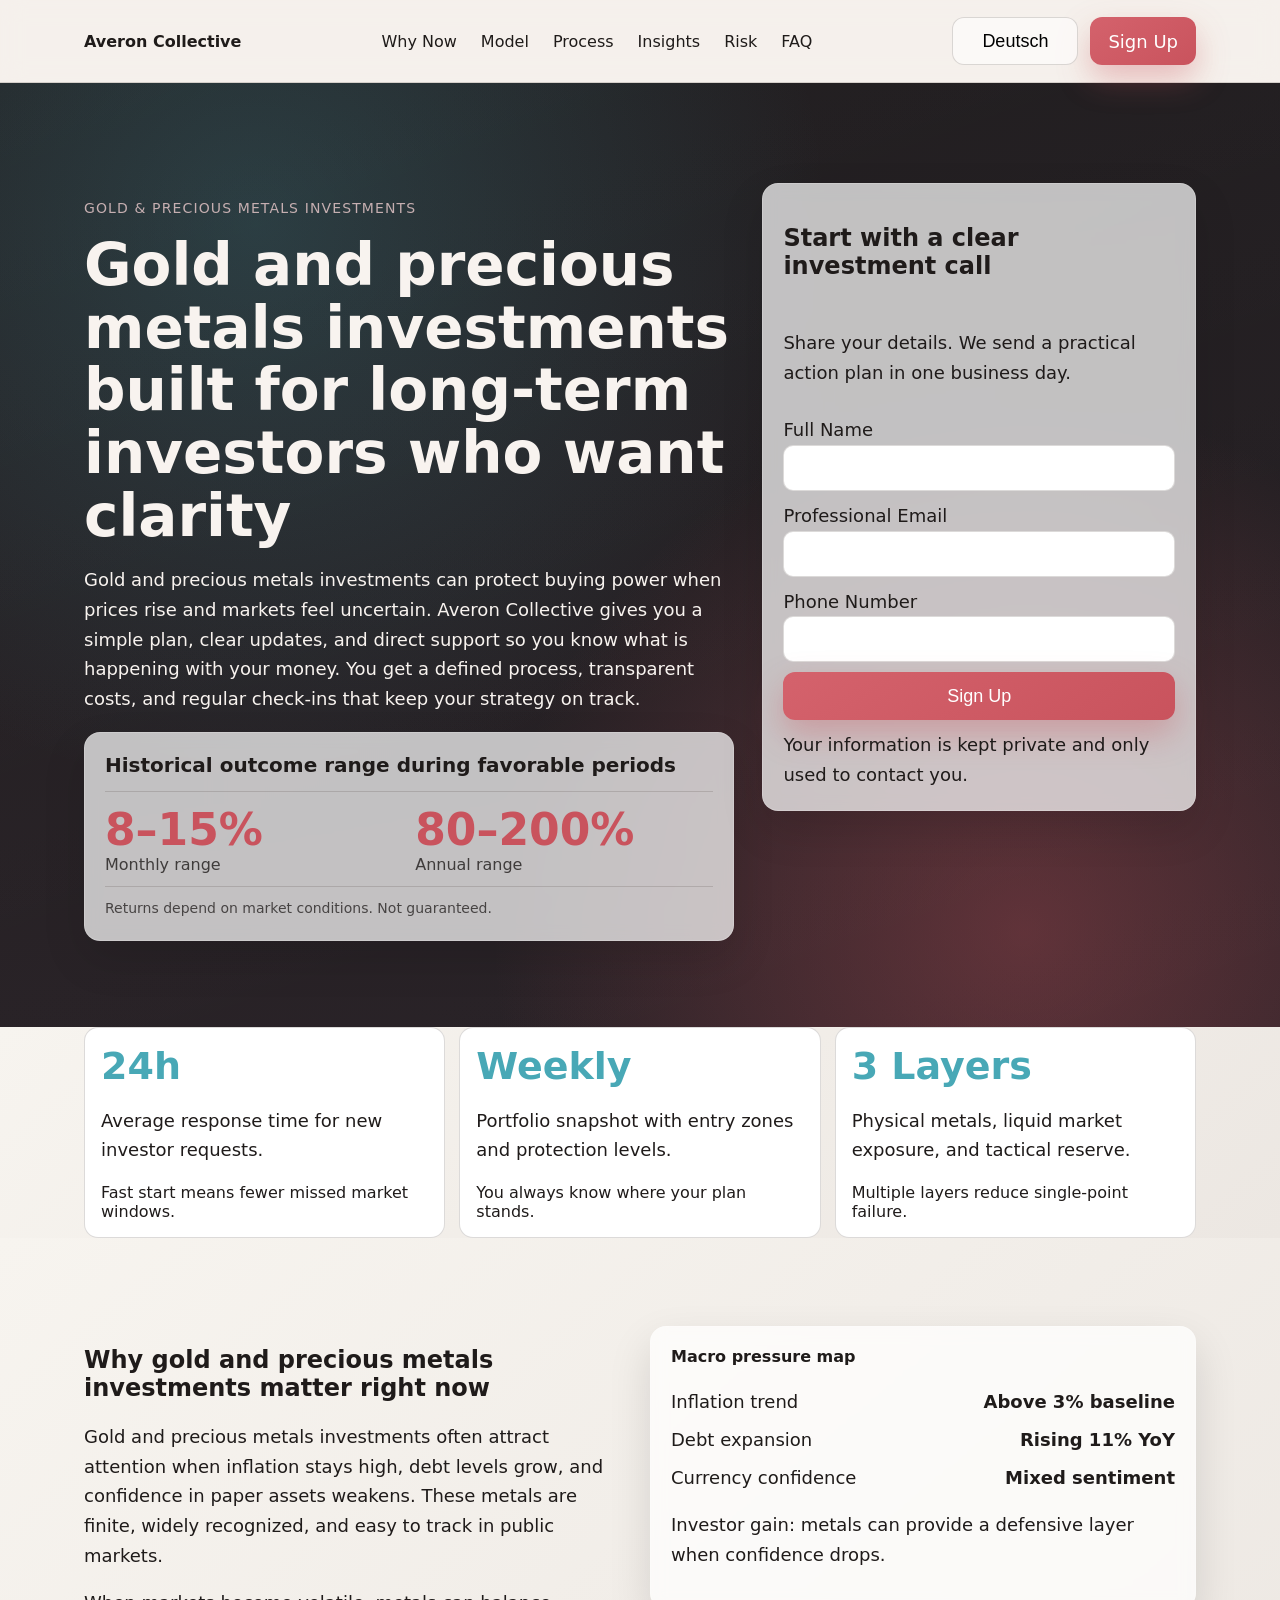
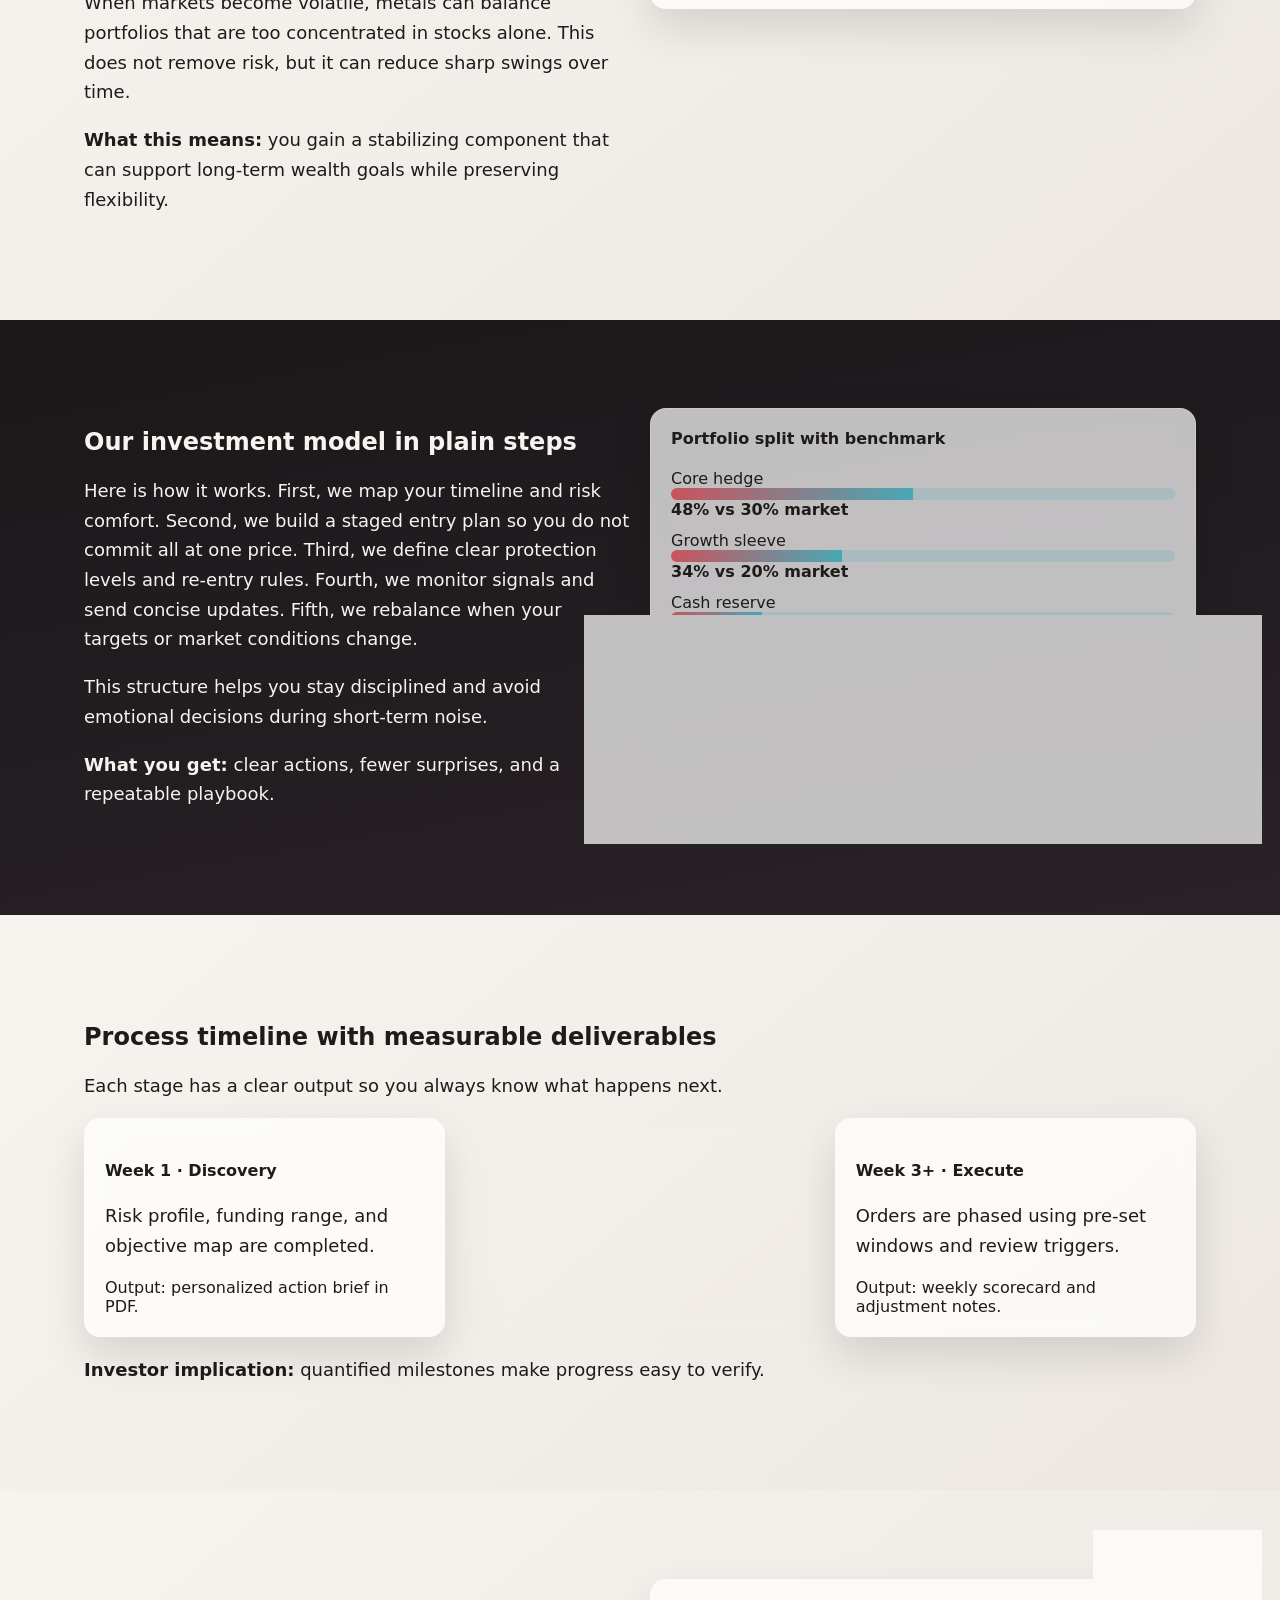
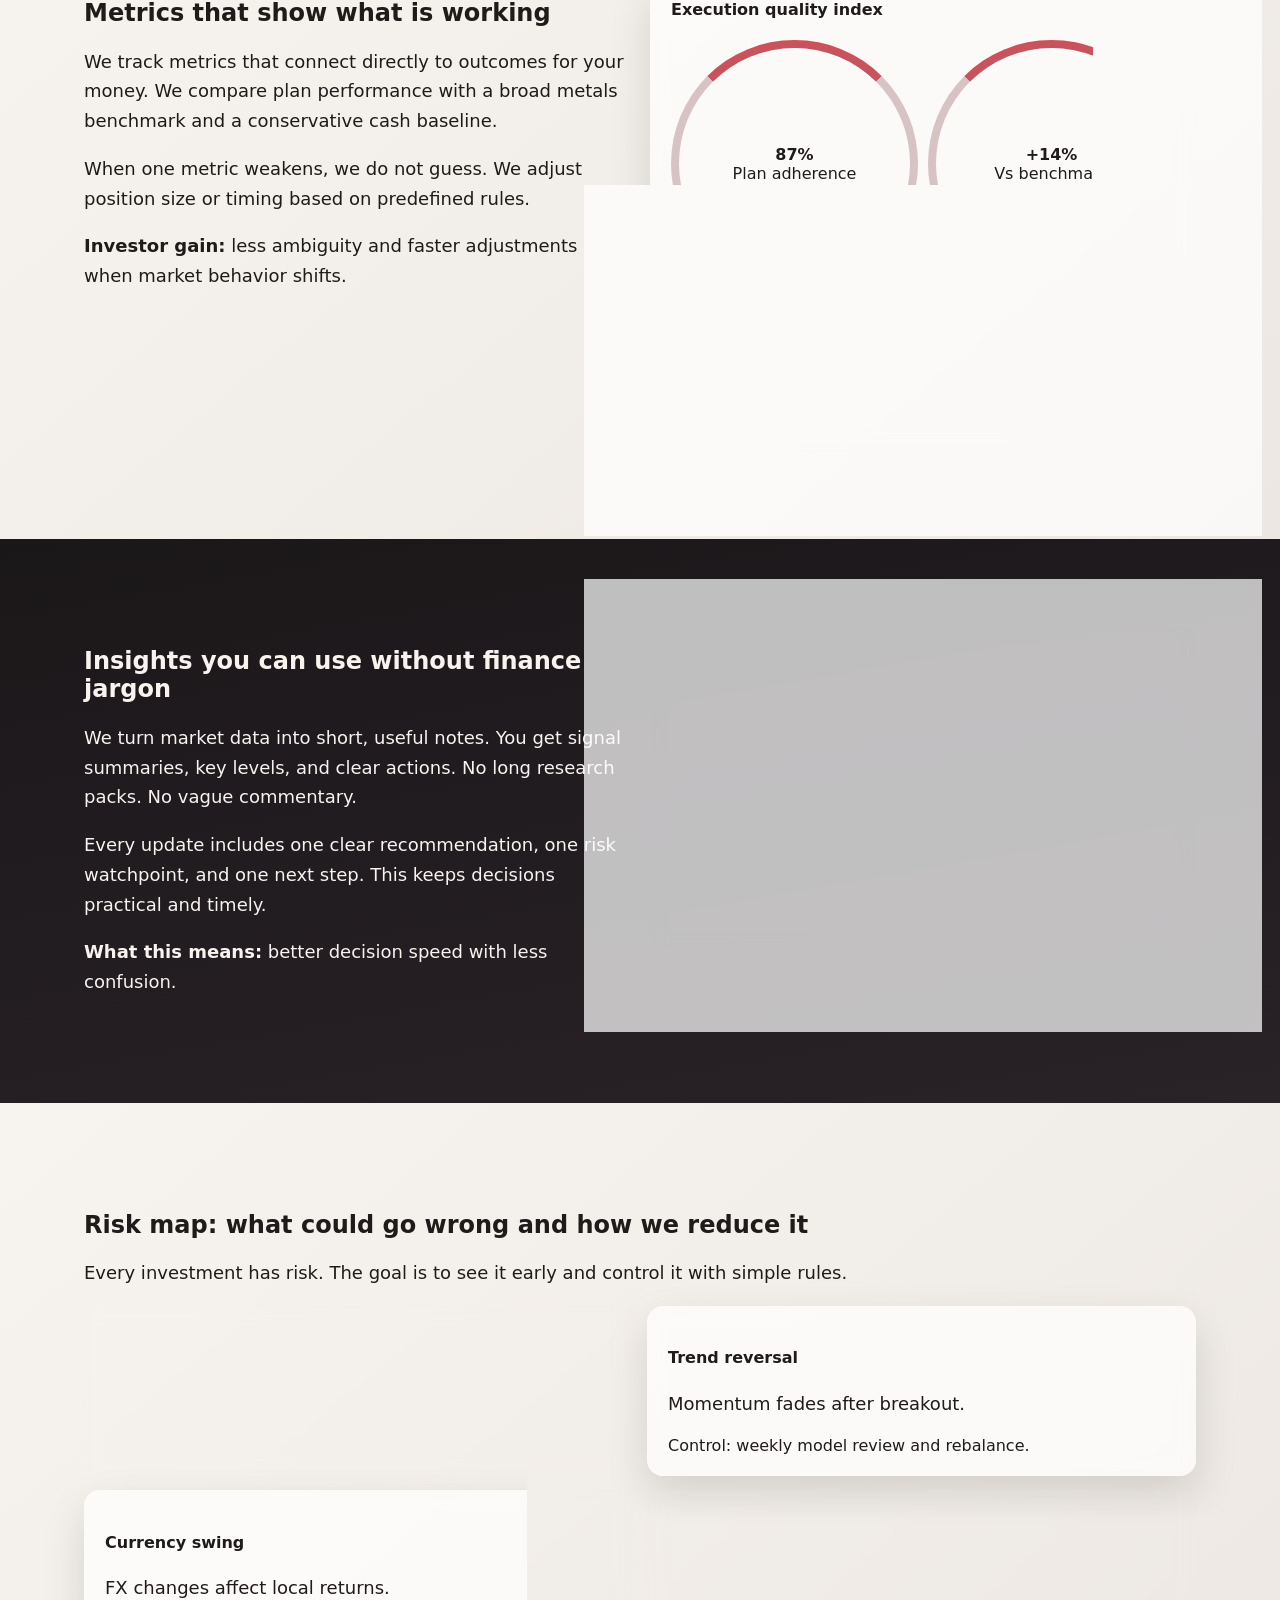
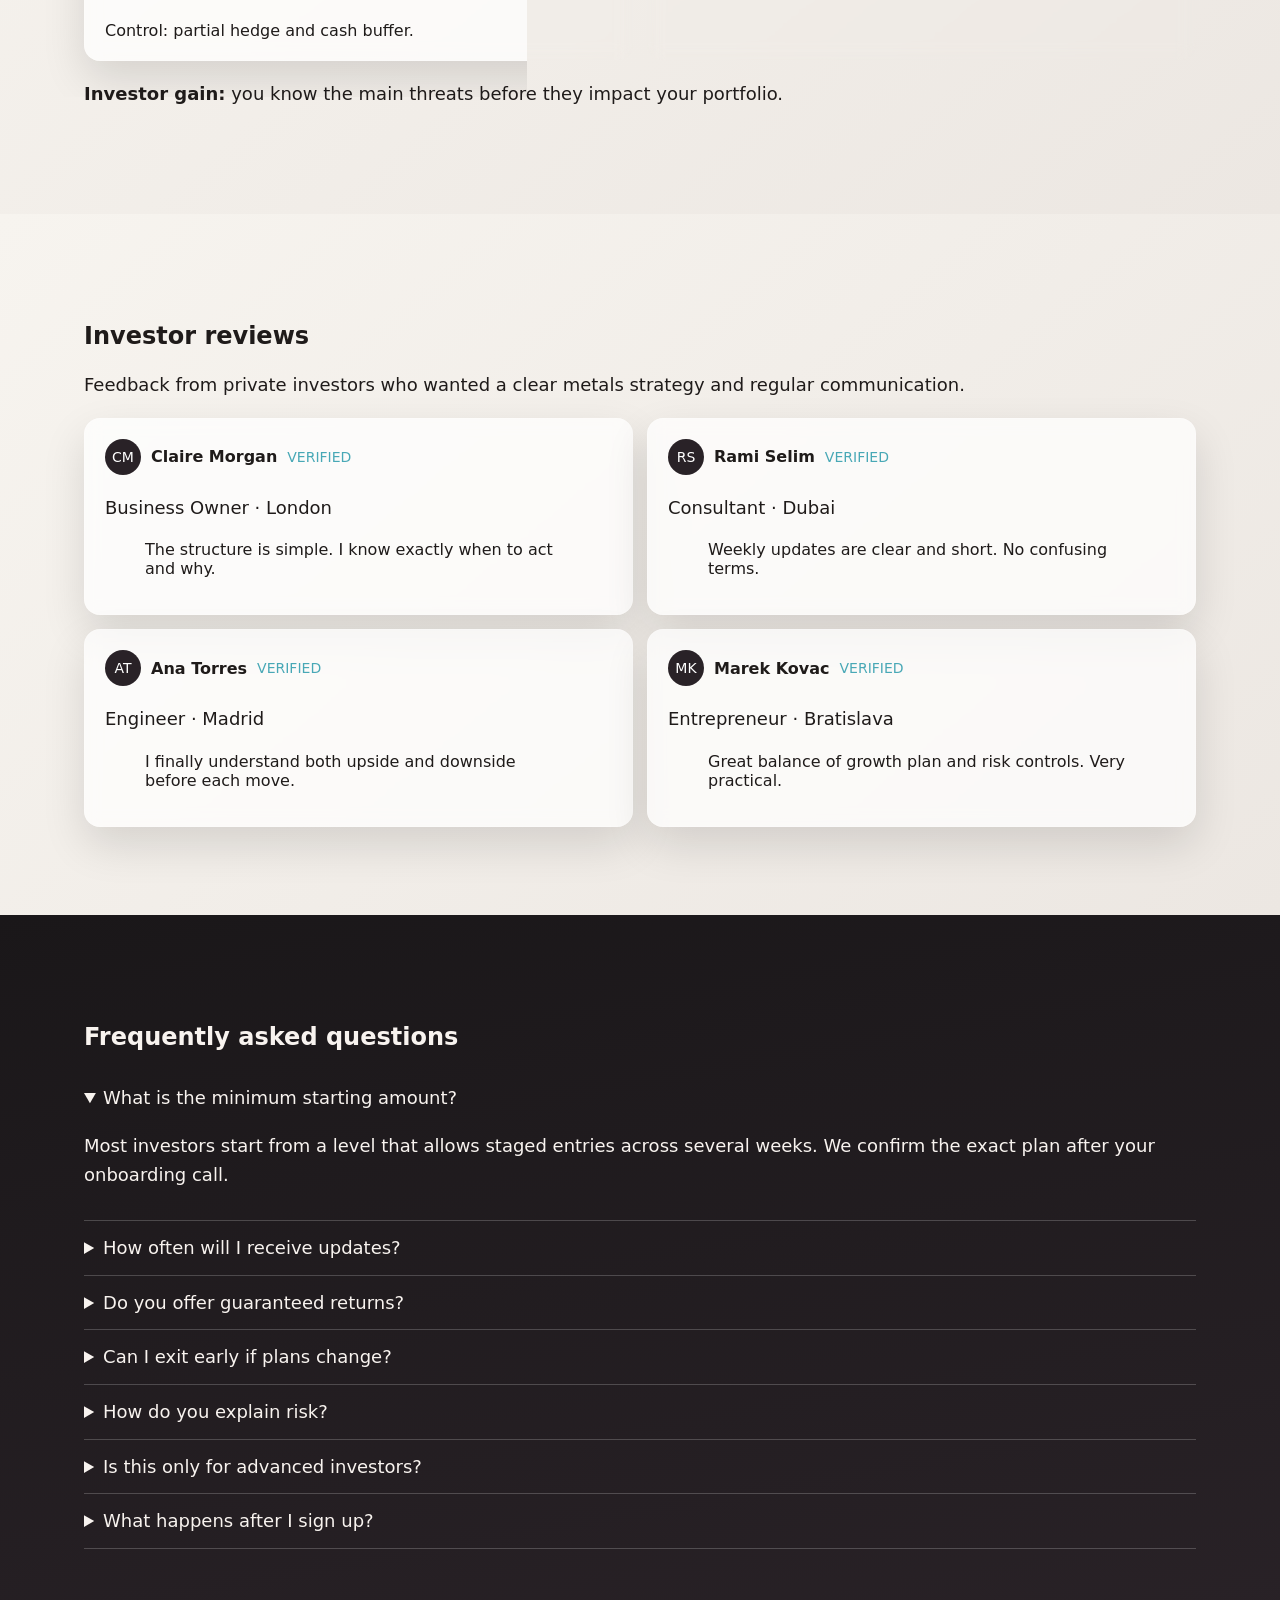
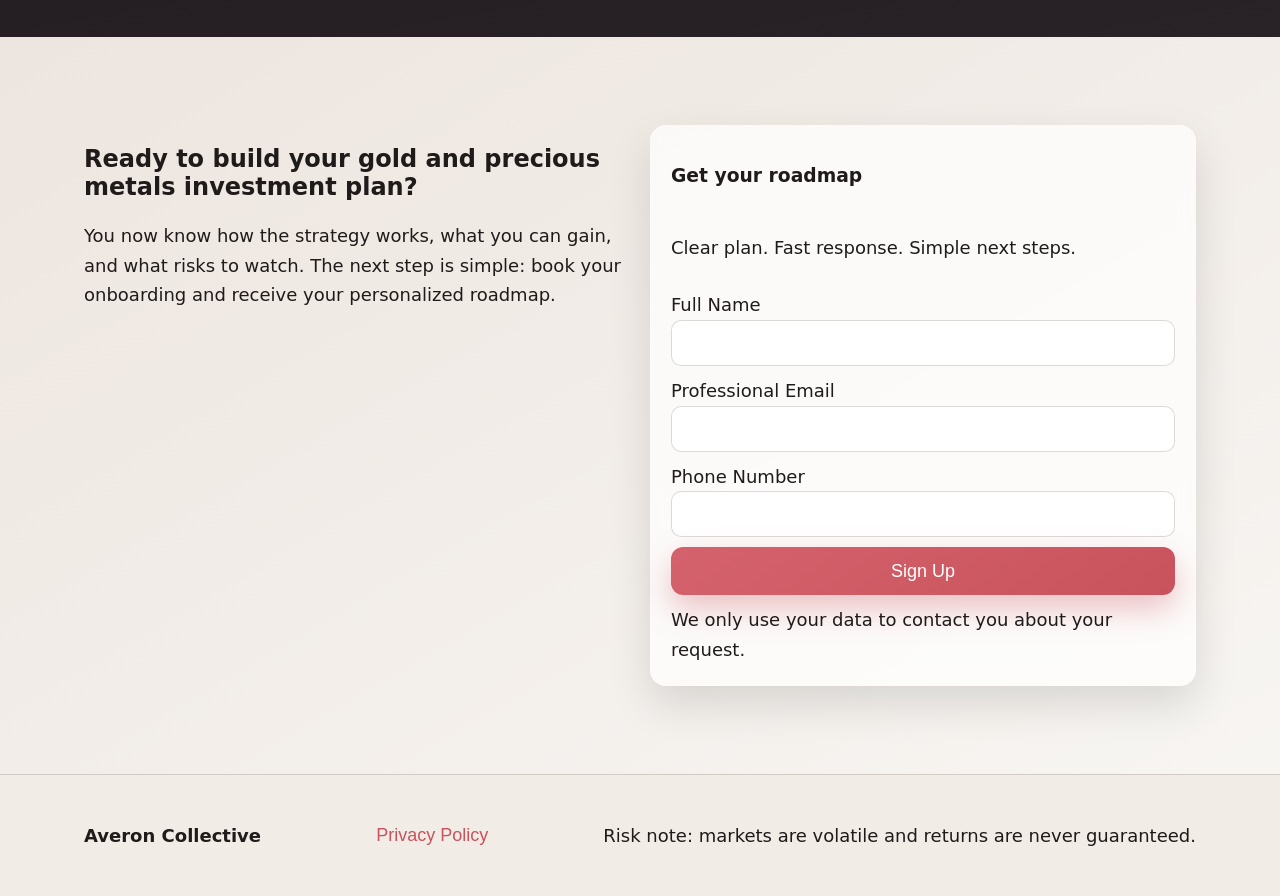
<file: de/index.html>
<!doctype html>
<html lang="en">
<head>
  <meta charset="utf-8">
  <meta name="viewport" content="width=device-width, initial-scale=1">
  <title>Averon Collective DE | Gold Investment Planning in English</title>
  <meta name="description" content="Explore Averon Collective’s English gold investment landing page for disciplined investors using a clear process and transparent updates.">
  <link rel="canonical" href="https://averoncollective.com/de/index.html">
  <link rel="alternate" hreflang="en" href="https://averoncollective.com/index.html">
  <link rel="alternate" hreflang="de" href="https://averoncollective.com/de/index.html">
  <link rel="alternate" hreflang="fr" href="https://averoncollective.com/fr/index.html">
  <link rel="alternate" hreflang="es" href="https://averoncollective.com/es/index.html">
  <link rel="alternate" hreflang="it" href="https://averoncollective.com/it/index.html">
  <link rel="alternate" hreflang="tr" href="https://averoncollective.com/tr/index.html">
  <link rel="alternate" hreflang="pt" href="https://averoncollective.com/pt/index.html">
  <link rel="alternate" hreflang="ja" href="https://averoncollective.com/jp/index.html">
  <link rel="alternate" hreflang="sk" href="https://averoncollective.com/sk/index.html">
  <link rel="alternate" hreflang="nl-BE" href="https://averoncollective.com/be/index.html">
  <link rel="alternate" hreflang="x-default" href="https://averoncollective.com/index.html">
  <meta property="og:type" content="website">
  <meta property="og:title" content="Averon Collective DE | Gold Investment Planning in English">
  <meta property="og:description" content="Explore Averon Collective’s English gold investment landing page for disciplined investors using a clear process and transparent updates.">
  <meta property="og:url" content="https://averoncollective.com/de/index.html">
  <meta property="og:image" content="https://averoncollective.com/assets/img/og-cover.jpg">
  <meta name="twitter:card" content="summary_large_image">
  <meta name="twitter:title" content="Averon Collective DE | Gold Investment Planning in English">
  <meta name="twitter:description" content="Explore Averon Collective’s English gold investment landing page for disciplined investors using a clear process and transparent updates.">
  <meta name="twitter:image" content="https://averoncollective.com/assets/img/og-cover.jpg">
  <link rel="stylesheet" href="../assets/style.css">
  <script type="application/ld+json">{"@context":"https://schema.org","@type":"Organization","name":"Averon Collective","url":"https://averoncollective.com","logo":"https://averoncollective.com/assets/img/logo.png","sameAs":["https://www.linkedin.com/company/averoncollective"]}</script>
  <script type="application/ld+json">{"@context":"https://schema.org","@type":"WebSite","name":"Averon Collective","url":"https://averoncollective.com","potentialAction":{"@type":"SearchAction","target":"https://averoncollective.com/?q={search_term_string}","query-input":"required name=search_term_string"}}</script>
  <script type="application/ld+json">{"@context":"https://schema.org","@type":"Review","itemReviewed":{"@type":"Service","name":"Averon Collective Gold Strategy"},"author":{"@type":"Person","name":"Claire Morgan"},"reviewRating":{"@type":"Rating","ratingValue":"5","bestRating":"5"},"reviewBody":"Clear process, fast updates, and no confusing language."}</script>
</head>
<body>
  <header class="site-header">
    <div class="container header-row">
      <a class="brand" href="../index.html">Averon Collective</a>
      <nav class="desktop-nav" aria-label="Primary navigation">
        <a href="#why">Why Now</a><a href="#model">Model</a><a href="#process">Process</a><a href="#insights">Insights</a><a href="#risk">Risk</a><a href="#faq">FAQ</a>
      </nav>
      <div class="header-actions">
        <div class="lang-dropdown" data-dropdown>
          <button class="btn lang-btn" aria-haspopup="true" aria-expanded="false">Deutsch</button>
          <div class="lang-menu" role="menu"><a href="../index.html" data-lang="English"><span class="flag">🇬🇧</span>English</a>
<a href="../de/index.html" data-lang="Deutsch"><span class="flag">🇩🇪</span>Deutsch</a>
<a href="../fr/index.html" data-lang="Français"><span class="flag">🇫🇷</span>Français</a>
<a href="../es/index.html" data-lang="Español"><span class="flag">🇪🇸</span>Español</a>
<a href="../it/index.html" data-lang="Italiano"><span class="flag">🇮🇹</span>Italiano</a>
<a href="../tr/index.html" data-lang="Türkçe"><span class="flag">🇹🇷</span>Türkçe</a>
<a href="../pt/index.html" data-lang="Português"><span class="flag">🇵🇹</span>Português</a>
<a href="../jp/index.html" data-lang="日本語"><span class="flag">🇯🇵</span>日本語</a>
<a href="../sk/index.html" data-lang="Slovenčina"><span class="flag">🇸🇰</span>Slovenčina</a>
<a href="../be/index.html" data-lang="Belgium"><span class="flag">🇧🇪</span>Belgium</a></div>
        </div>
        <a href="#signup" class="btn primary">Sign Up</a>
        <button class="burger" aria-label="Open navigation" aria-expanded="false" aria-controls="mobileDrawer"><span></span><span></span><span></span></button>
      </div>
    </div>
  </header>

  <aside class="mobile-drawer" id="mobileDrawer" aria-hidden="true">
    <div class="drawer-panel" role="dialog" aria-modal="true" aria-label="Mobile menu">
      <button class="drawer-close" aria-label="Close menu">×</button>
      <nav class="drawer-nav"><a href="#why">Why Now</a><a href="#model">Model</a><a href="#process">Process</a><a href="#insights">Insights</a><a href="#risk">Risk</a><a href="#faq">FAQ</a></nav>
      <div class="lang-menu inline" role="menu"><a href="../index.html" data-lang="English"><span class="flag">🇬🇧</span>English</a>
<a href="../de/index.html" data-lang="Deutsch"><span class="flag">🇩🇪</span>Deutsch</a>
<a href="../fr/index.html" data-lang="Français"><span class="flag">🇫🇷</span>Français</a>
<a href="../es/index.html" data-lang="Español"><span class="flag">🇪🇸</span>Español</a>
<a href="../it/index.html" data-lang="Italiano"><span class="flag">🇮🇹</span>Italiano</a>
<a href="../tr/index.html" data-lang="Türkçe"><span class="flag">🇹🇷</span>Türkçe</a>
<a href="../pt/index.html" data-lang="Português"><span class="flag">🇵🇹</span>Português</a>
<a href="../jp/index.html" data-lang="日本語"><span class="flag">🇯🇵</span>日本語</a>
<a href="../sk/index.html" data-lang="Slovenčina"><span class="flag">🇸🇰</span>Slovenčina</a>
<a href="../be/index.html" data-lang="Belgium"><span class="flag">🇧🇪</span>Belgium</a></div>
      <a href="#signup" class="btn primary">Sign Up</a>
    </div>
  </aside>
  <div class="drawer-overlay"></div>

  <main>
    <section class="hero section-dark">
      <div class="mesh"></div>
      <div class="container hero-grid">
        <div>
          <p class="kicker">Gold & Precious Metals Investments</p>
          <h1>Gold and precious metals investments built for long-term investors who want clarity</h1>
          <p>Gold and precious metals investments can protect buying power when prices rise and markets feel uncertain. Averon Collective gives you a simple plan, clear updates, and direct support so you know what is happening with your money. You get a defined process, transparent costs, and regular check-ins that keep your strategy on track.</p>
          <article class="performance-panel" aria-label="Performance range">
            <h3>Historical outcome range during favorable periods</h3>
            <div class="split-metrics">
              <div><strong>8–15%</strong><span>Monthly range</span></div>
              <div><strong>80–200%</strong><span>Annual range</span></div>
            </div>
            <p>Returns depend on market conditions. Not guaranteed.</p>
          </article>
        </div>
        <form class="lead-form" id="signup">
          <h2>Start with a clear investment call</h2>
          <p>Share your details. We send a practical action plan in one business day.</p>
          <label>Full Name<input type="text" name="name" required></label>
          <label>Professional Email<input type="email" name="email" required></label>
          <label>Phone Number<input type="tel" name="phone" required></label>
          <button class="btn primary" type="submit">Sign Up</button>
          <small>Your information is kept private and only used to contact you.</small>
        </form>
      </div>
    </section>

    <section class="kpi-strip section-light">
      <div class="container kpi-grid">
        <article><h3>24h</h3><p>Average response time for new investor requests.</p><span>Fast start means fewer missed market windows.</span></article>
        <article><h3>Weekly</h3><p>Portfolio snapshot with entry zones and protection levels.</p><span>You always know where your plan stands.</span></article>
        <article><h3>3 Layers</h3><p>Physical metals, liquid market exposure, and tactical reserve.</p><span>Multiple layers reduce single-point failure.</span></article>
      </div>
    </section>

    <section id="why" class="section section-light">
      <div class="container split">
        <div>
          <h2>Why gold and precious metals investments matter right now</h2>
          <p>Gold and precious metals investments often attract attention when inflation stays high, debt levels grow, and confidence in paper assets weakens. These metals are finite, widely recognized, and easy to track in public markets.</p>
          <p>When markets become volatile, metals can balance portfolios that are too concentrated in stocks alone. This does not remove risk, but it can reduce sharp swings over time.</p>
          <p><strong>What this means:</strong> you gain a stabilizing component that can support long-term wealth goals while preserving flexibility.</p>
        </div>
        <div class="visual-card">
          <h4>Macro pressure map</h4>
          <ul>
            <li><span>Inflation trend</span><b>Above 3% baseline</b></li>
            <li><span>Debt expansion</span><b>Rising 11% YoY</b></li>
            <li><span>Currency confidence</span><b>Mixed sentiment</b></li>
          </ul>
          <p>Investor gain: metals can provide a defensive layer when confidence drops.</p>
        </div>
      </div>
    </section>

    <section id="model" class="section section-dark">
      <div class="container split reverse">
        <div class="visual-card chart bars">
          <h4>Portfolio split with benchmark</h4>
          <div class="seg"><span>Core hedge</span><div><i style="width:48%"></i></div><b>48% vs 30% market</b></div>
          <div class="seg"><span>Growth sleeve</span><div><i style="width:34%"></i></div><b>34% vs 20% market</b></div>
          <div class="seg"><span>Cash reserve</span><div><i style="width:18%"></i></div><b>18% vs 50% market</b></div>
          <p>Investor gain: a clearer balance between defense and upside than common static portfolios.</p>
        </div>
        <div>
          <h2>Our investment model in plain steps</h2>
          <p>Here is how it works. First, we map your timeline and risk comfort. Second, we build a staged entry plan so you do not commit all at one price. Third, we define clear protection levels and re-entry rules. Fourth, we monitor signals and send concise updates. Fifth, we rebalance when your targets or market conditions change.</p>
          <p>This structure helps you stay disciplined and avoid emotional decisions during short-term noise.</p>
          <p><strong>What you get:</strong> clear actions, fewer surprises, and a repeatable playbook.</p>
        </div>
      </div>
    </section>

    <section id="process" class="section section-light">
      <div class="container">
        <h2>Process timeline with measurable deliverables</h2>
        <p>Each stage has a clear output so you always know what happens next.</p>
        <div class="timeline">
          <article><h4>Week 1 · Discovery</h4><p>Risk profile, funding range, and objective map are completed.</p><span>Output: personalized action brief in PDF.</span></article>
          <article><h4>Week 2 · Build</h4><p>Entry levels, target bands, and downside plan are finalized.</p><span>Output: 90-day execution plan with checkpoints.</span></article>
          <article><h4>Week 3+ · Execute</h4><p>Orders are phased using pre-set windows and review triggers.</p><span>Output: weekly scorecard and adjustment notes.</span></article>
        </div>
        <p><strong>Investor implication:</strong> quantified milestones make progress easy to verify.</p>
      </div>
    </section>

    <section class="section section-light" id="metrics">
      <div class="container split">
        <div>
          <h2>Metrics that show what is working</h2>
          <p>We track metrics that connect directly to outcomes for your money. We compare plan performance with a broad metals benchmark and a conservative cash baseline.</p>
          <p>When one metric weakens, we do not guess. We adjust position size or timing based on predefined rules.</p>
          <p><strong>Investor gain:</strong> less ambiguity and faster adjustments when market behavior shifts.</p>
        </div>
        <div class="visual-card ring-wrap">
          <h4>Execution quality index</h4>
          <div class="rings"><div><b>87%</b><span>Plan adherence</span></div><div><b>+14%</b><span>Vs benchmark</span></div></div>
          <p>Baseline: benchmark return over same period.</p>
          <p>Interpretation: disciplined execution has added measurable edge in recent cycles.</p>
        </div>
      </div>
    </section>

    <section id="insights" class="section section-dark">
      <div class="container split reverse">
        <div class="visual-card waterfall">
          <h4>Return drivers snapshot</h4>
          <ul>
            <li><span>Entry timing</span><b>+22%</b></li>
            <li><span>Position sizing</span><b>+17%</b></li>
            <li><span>Hedge overlay</span><b>+9%</b></li>
            <li><span>Fees impact</span><b>-4%</b></li>
          </ul>
          <p>Investor gain: you can see what creates growth and what reduces it.</p>
        </div>
        <div>
          <h2>Insights you can use without finance jargon</h2>
          <p>We turn market data into short, useful notes. You get signal summaries, key levels, and clear actions. No long research packs. No vague commentary.</p>
          <p>Every update includes one clear recommendation, one risk watchpoint, and one next step. This keeps decisions practical and timely.</p>
          <p><strong>What this means:</strong> better decision speed with less confusion.</p>
        </div>
      </div>
    </section>

    <section id="risk" class="section section-light">
      <div class="container">
        <h2>Risk map: what could go wrong and how we reduce it</h2>
        <p>Every investment has risk. The goal is to see it early and control it with simple rules.</p>
        <div class="risk-grid">
          <article><h4>Price shock</h4><p>Rapid drops after macro news.</p><span>Control: staged entries and stop levels.</span></article>
          <article><h4>Trend reversal</h4><p>Momentum fades after breakout.</p><span>Control: weekly model review and rebalance.</span></article>
          <article><h4>Currency swing</h4><p>FX changes affect local returns.</p><span>Control: partial hedge and cash buffer.</span></article>
          <article><h4>Policy surprise</h4><p>Central bank shifts alter demand.</p><span>Control: scenario alerts and faster de-risk steps.</span></article>
        </div>
        <p><strong>Investor gain:</strong> you know the main threats before they impact your portfolio.</p>
      </div>
    </section>

    <section class="section section-light" id="reviews">
      <div class="container">
        <h2>Investor reviews</h2>
        <p>Feedback from private investors who wanted a clear metals strategy and regular communication.</p>
        <div class="reviews-grid">
          <article><div class="meta"><span class="avatar">CM</span><strong>Claire Morgan</strong><em>VERIFIED</em></div><p class="title">Business Owner · London</p><blockquote>The structure is simple. I know exactly when to act and why.</blockquote></article>
          <article><div class="meta"><span class="avatar">RS</span><strong>Rami Selim</strong><em>VERIFIED</em></div><p class="title">Consultant · Dubai</p><blockquote>Weekly updates are clear and short. No confusing terms.</blockquote></article>
          <article><div class="meta"><span class="avatar">AT</span><strong>Ana Torres</strong><em>VERIFIED</em></div><p class="title">Engineer · Madrid</p><blockquote>I finally understand both upside and downside before each move.</blockquote></article>
          <article><div class="meta"><span class="avatar">MK</span><strong>Marek Kovac</strong><em>VERIFIED</em></div><p class="title">Entrepreneur · Bratislava</p><blockquote>Great balance of growth plan and risk controls. Very practical.</blockquote></article>
        </div>
      </div>
    </section>

    <section id="faq" class="section section-dark">
      <div class="container">
        <h2>Frequently asked questions</h2>
        <div class="faq" data-faq>
          <details open><summary>What is the minimum starting amount?</summary><p>Most investors start from a level that allows staged entries across several weeks. We confirm the exact plan after your onboarding call.</p></details>
          <details><summary>How often will I receive updates?</summary><p>You receive a weekly summary plus fast alerts when market levels reach your trigger zones.</p></details>
          <details><summary>Do you offer guaranteed returns?</summary><p>No. Markets move up and down. We focus on disciplined execution and transparent reporting.</p></details>
          <details><summary>Can I exit early if plans change?</summary><p>Yes. You keep flexibility. We prepare exit pathways so you can reduce exposure without panic decisions.</p></details>
          <details><summary>How do you explain risk?</summary><p>We show each risk in simple language, then pair it with a clear mitigation action and review frequency.</p></details>
          <details><summary>Is this only for advanced investors?</summary><p>No. It is built for regular private investors who want a structured and understandable approach.</p></details>
          <details><summary>What happens after I sign up?</summary><p>You receive a contact confirmation, then a one-to-one call slot and your initial investment roadmap.</p></details>
        </div>
      </div>
    </section>

    <section class="section final-cta" id="final-cta">
      <div class="container split">
        <div>
          <h2>Ready to build your gold and precious metals investment plan?</h2>
          <p>You now know how the strategy works, what you can gain, and what risks to watch. The next step is simple: book your onboarding and receive your personalized roadmap.</p>
        </div>
        <form class="lead-form">
          <h3>Get your roadmap</h3>
          <p>Clear plan. Fast response. Simple next steps.</p>
          <label>Full Name<input type="text" required></label>
          <label>Professional Email<input type="email" required></label>
          <label>Phone Number<input type="tel" required></label>
          <button class="btn primary" type="submit">Sign Up</button>
          <small>We only use your data to contact you about your request.</small>
        </form>
      </div>
    </section>
  </main>

  <footer class="site-footer">
    <div class="container footer-row">
      <p><strong>Averon Collective</strong></p>
      <button class="privacy-link" data-open-privacy>Privacy Policy</button>
      <p>Risk note: markets are volatile and returns are never guaranteed.</p>
    </div>
  </footer>

  <div class="modal" id="privacyModal" aria-hidden="true" role="dialog" aria-modal="true" aria-label="Privacy Policy">
    <div class="modal-card">
      <button class="modal-x" data-close-privacy aria-label="Close privacy modal">×</button>
      <h2>Privacy Policy</h2>
      <div class="modal-body">
        <p><strong>Introduction:</strong> We respect your privacy and explain clearly how we handle data.</p>
        <p><strong>Data collection:</strong> We collect name, email, phone, and interaction data from forms and site usage.</p>
        <p><strong>Legal basis:</strong> We process data to answer requests, deliver services, and meet legal duties.</p>
        <p><strong>Cookies:</strong> We use essential and analytics cookies to improve site performance.</p>
        <p><strong>Retention:</strong> We store data only as long as needed for service and legal record rules.</p>
        <p><strong>Third-party sharing:</strong> We share data only with service providers that support secure operations.</p>
        <p><strong>Security:</strong> We use access controls, encryption, and monitoring to protect stored information.</p>
        <p><strong>User rights:</strong> You may request access, correction, deletion, or a copy of your personal data.</p>
        <p><strong>International transfers:</strong> If data moves across borders, we apply approved safeguards.</p>
        <p><strong>Industry risk disclosure:</strong> Investment-related communication may include market uncertainty and no guaranteed return outcomes.</p>
        <p><strong>Contact:</strong> Email privacy@averoncollective.com for any privacy request.</p>
      </div>
      <div class="modal-footer"><button class="btn" data-close-privacy>Close</button></div>
    </div>
  </div>

  <script type="application/ld+json">{"@context":"https://schema.org","@type":"FAQPage","mainEntity":[{"@type":"Question","name":"What is the minimum starting amount?","acceptedAnswer":{"@type":"Answer","text":"Most investors start with staged entries across several weeks."}},{"@type":"Question","name":"How often will I receive updates?","acceptedAnswer":{"@type":"Answer","text":"You receive a weekly summary and alerts when key levels are reached."}},{"@type":"Question","name":"Do you offer guaranteed returns?","acceptedAnswer":{"@type":"Answer","text":"No. Returns depend on market conditions and are not guaranteed."}}]}</script>
  <script src="../assets/app.js" defer></script>
</body>
</html>
</file>
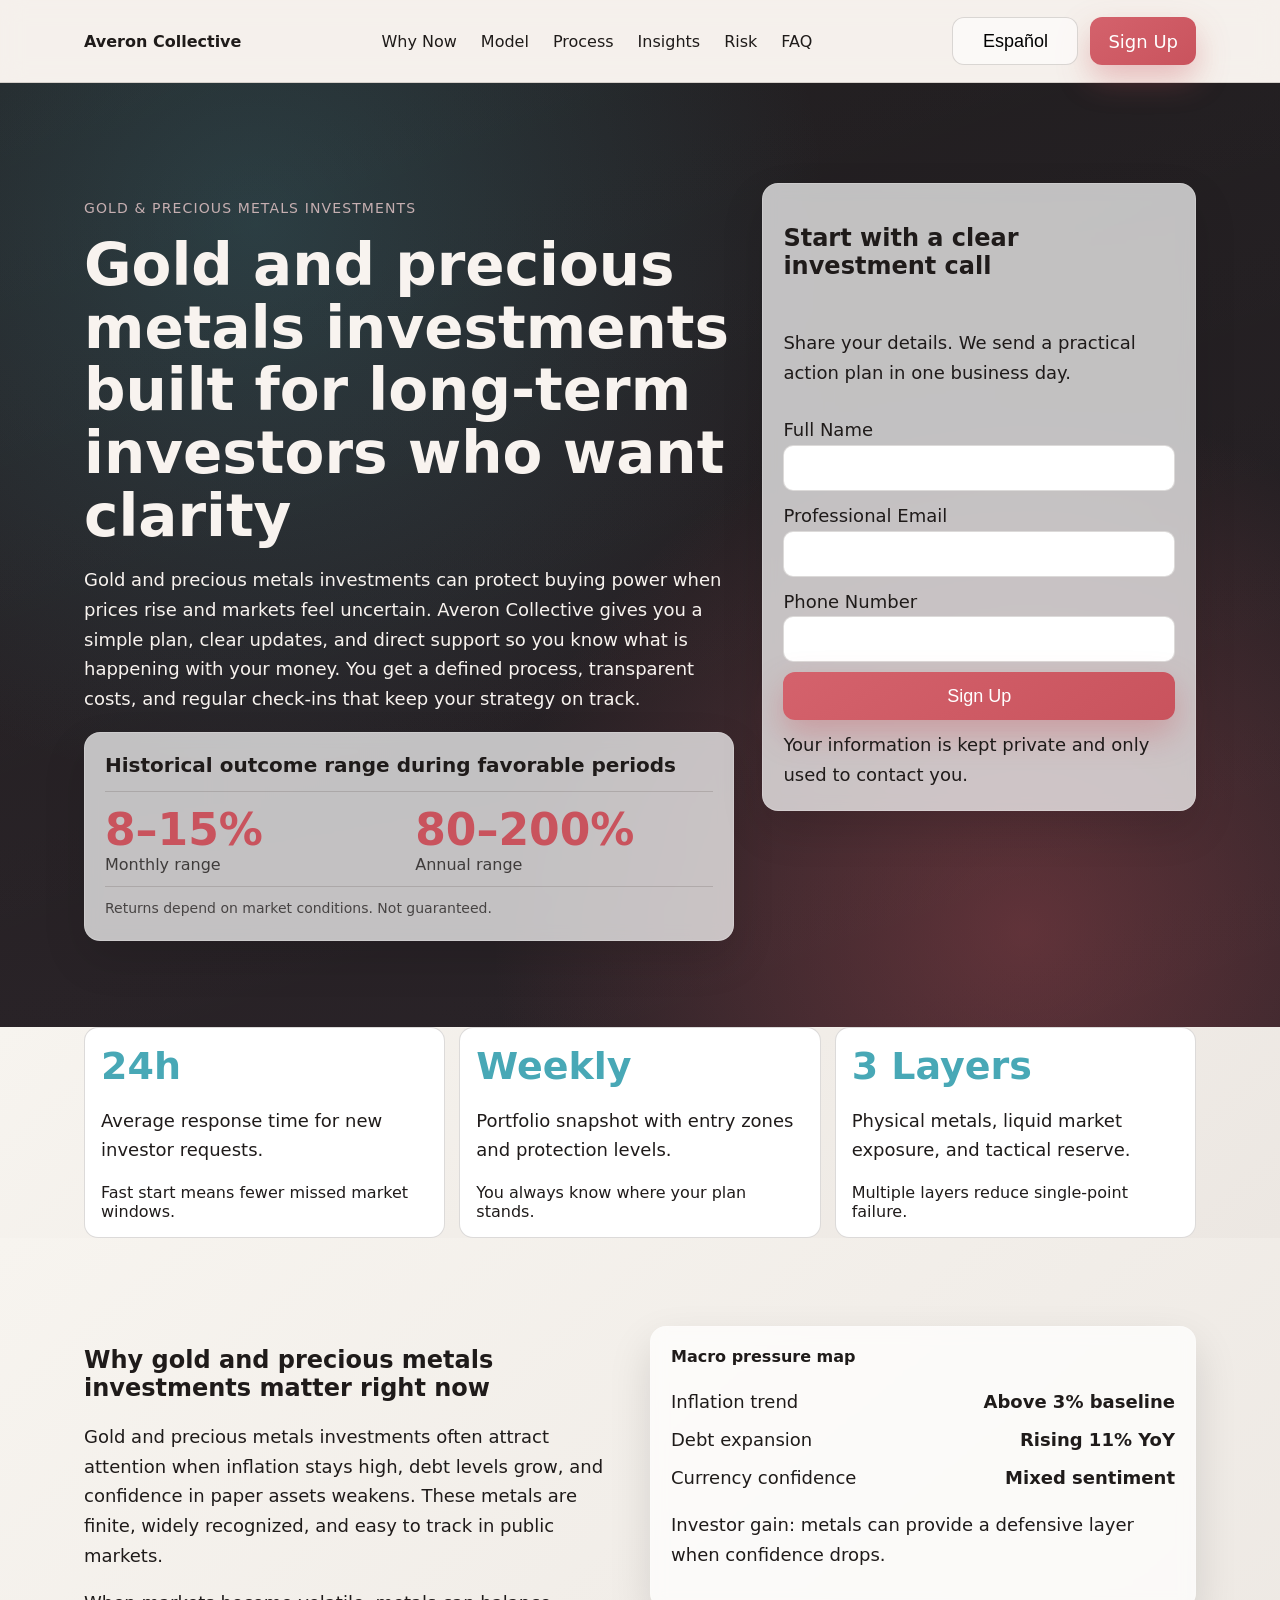
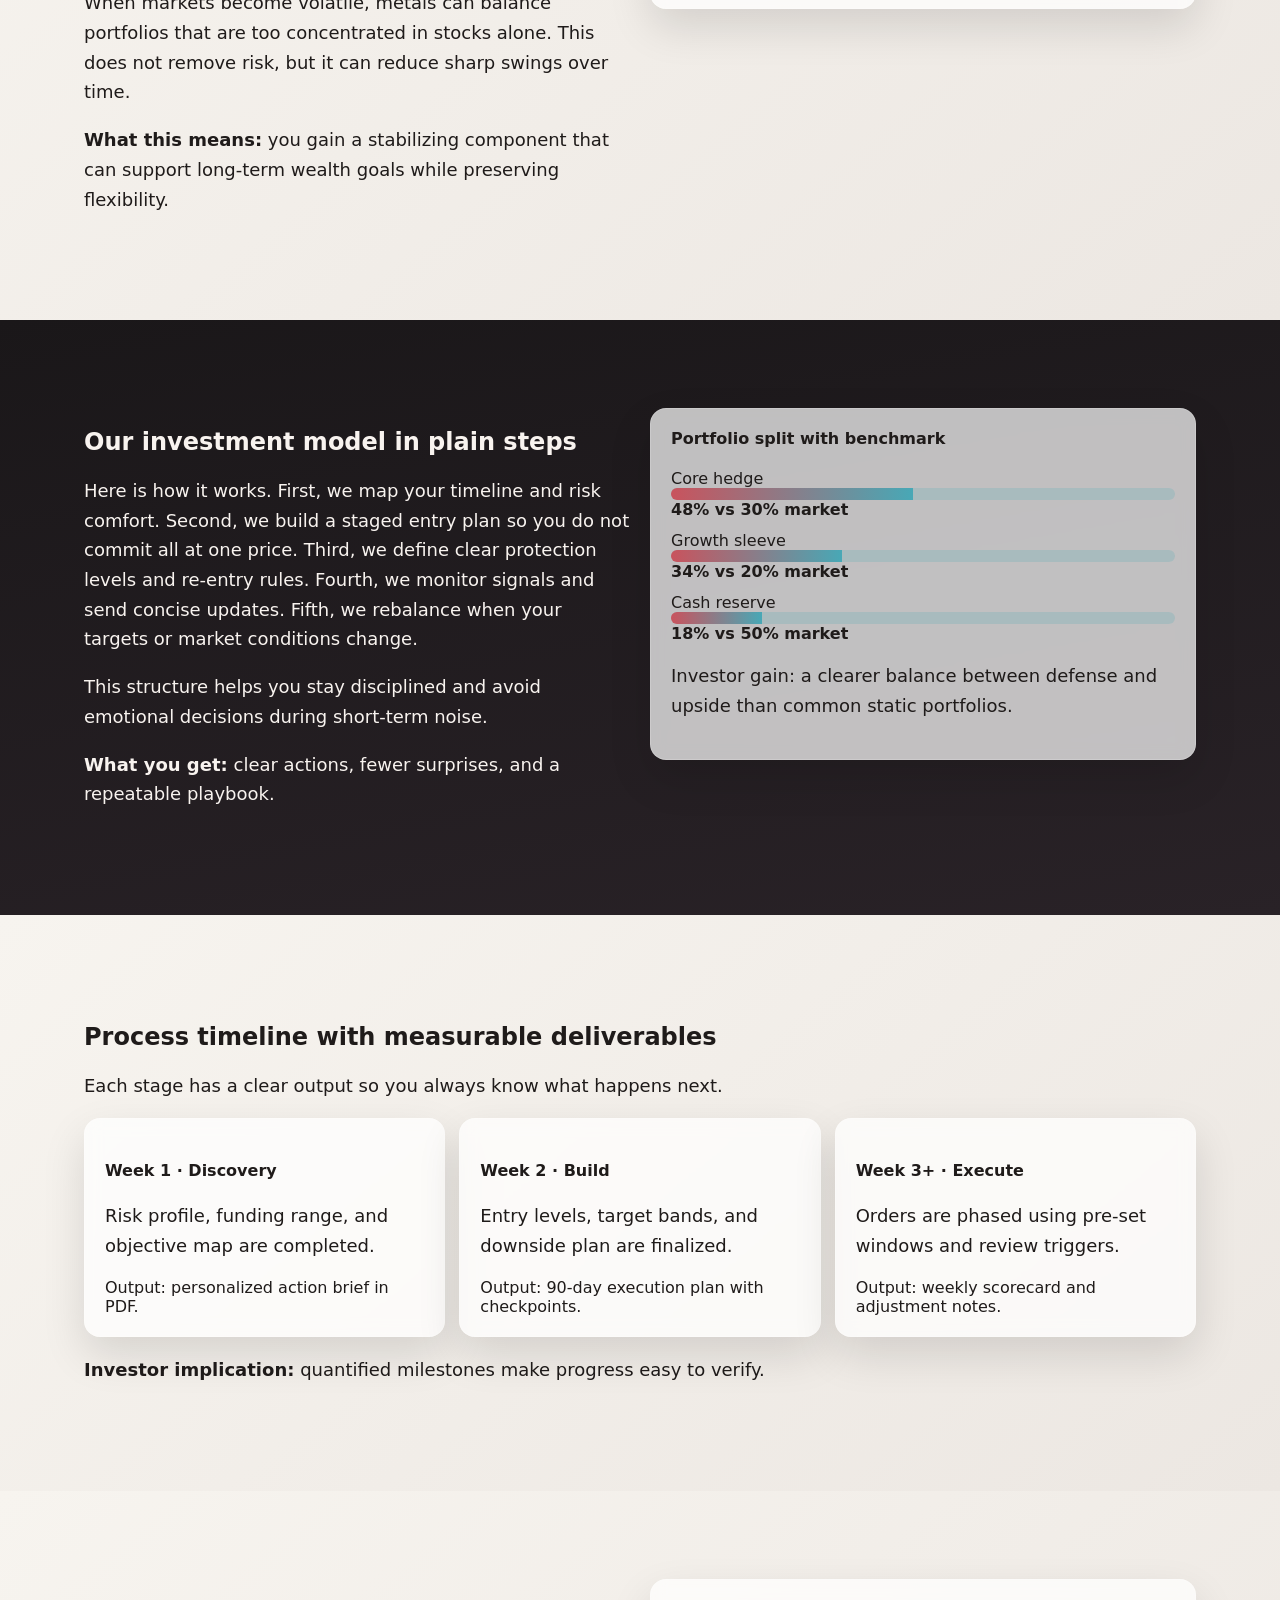
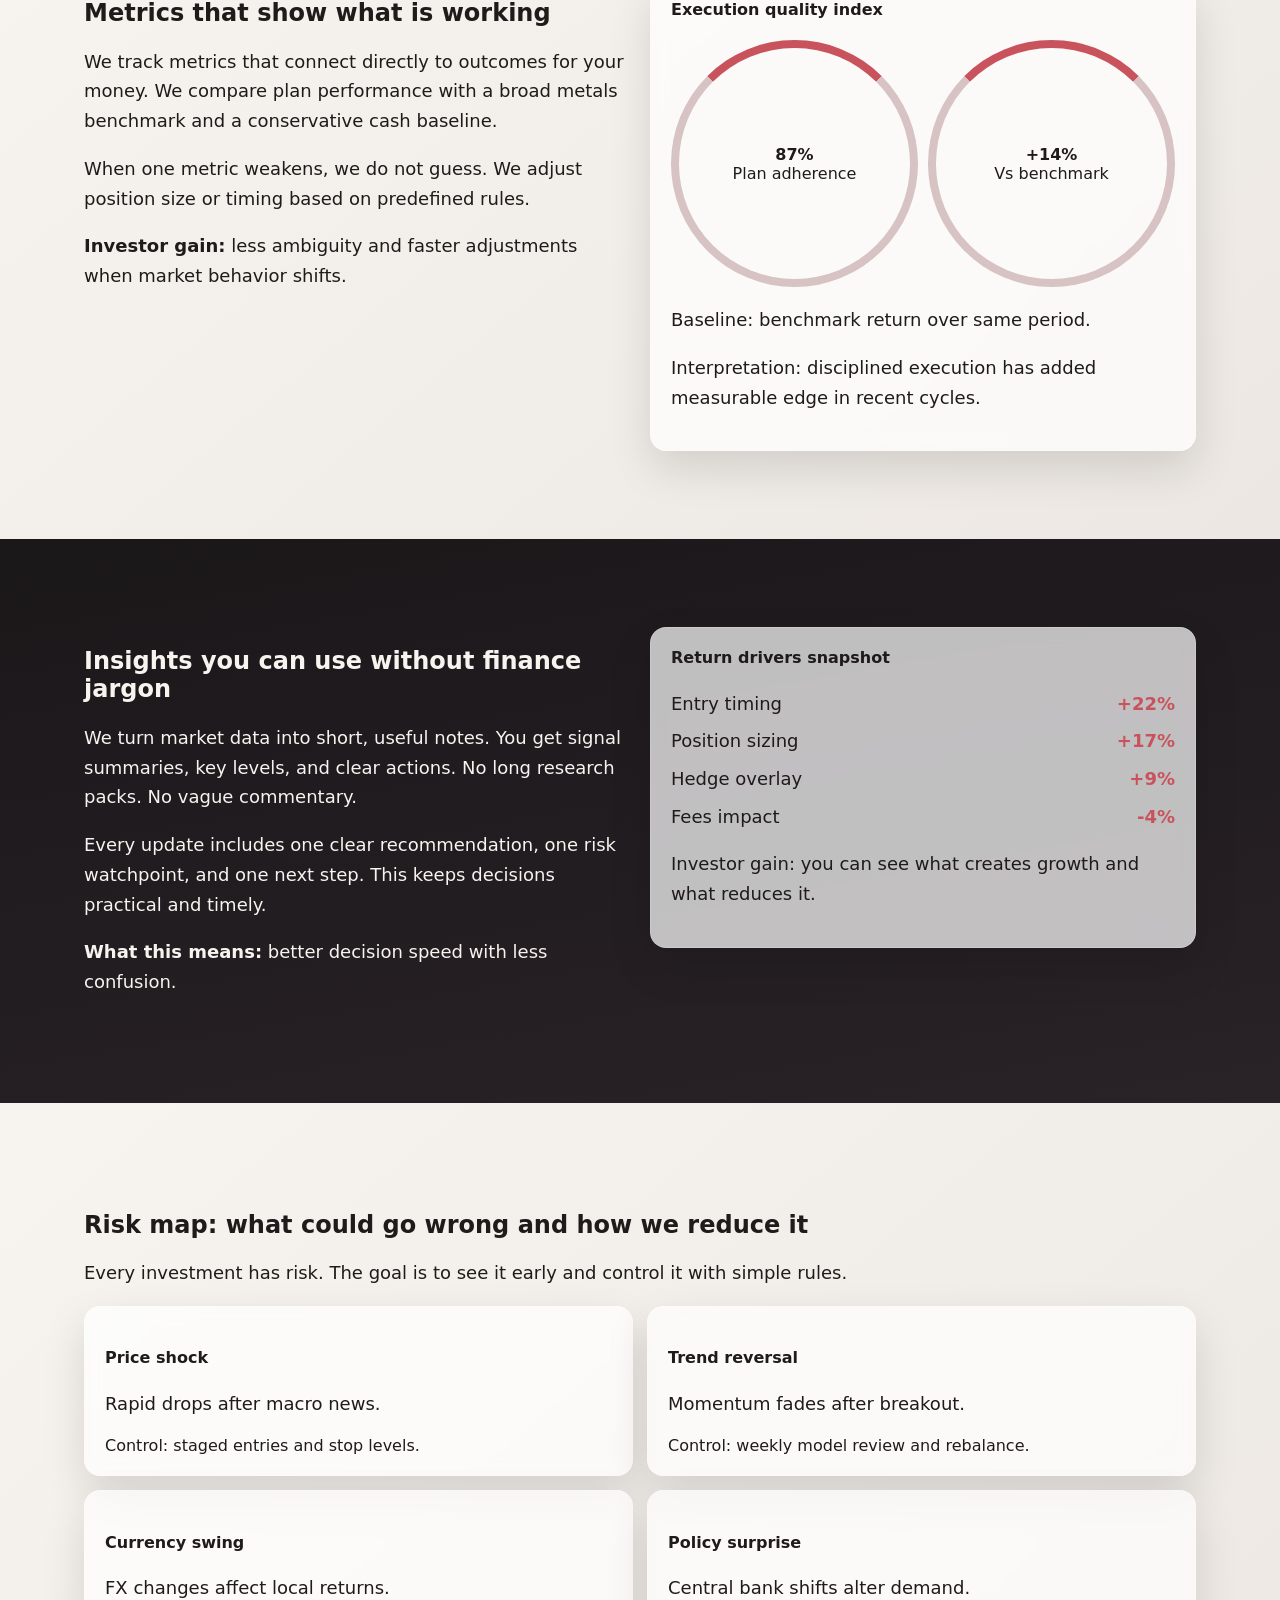
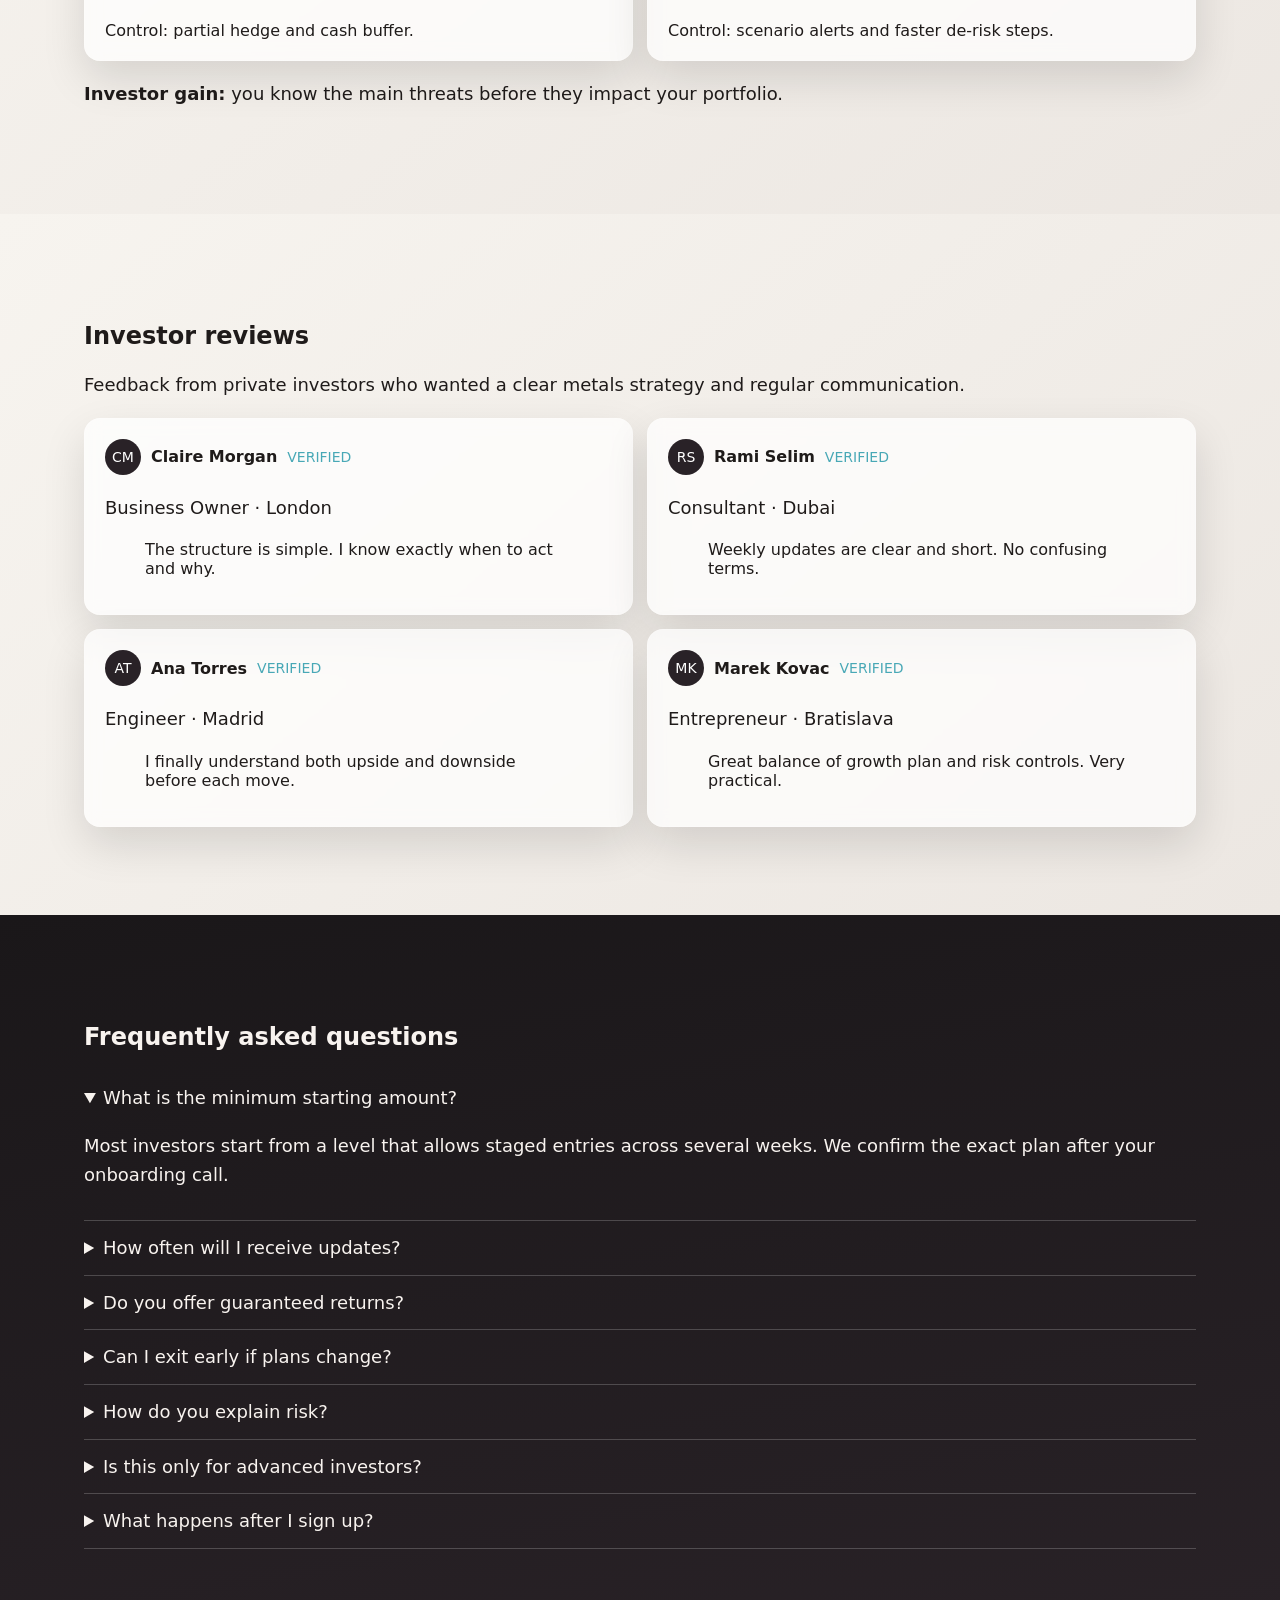
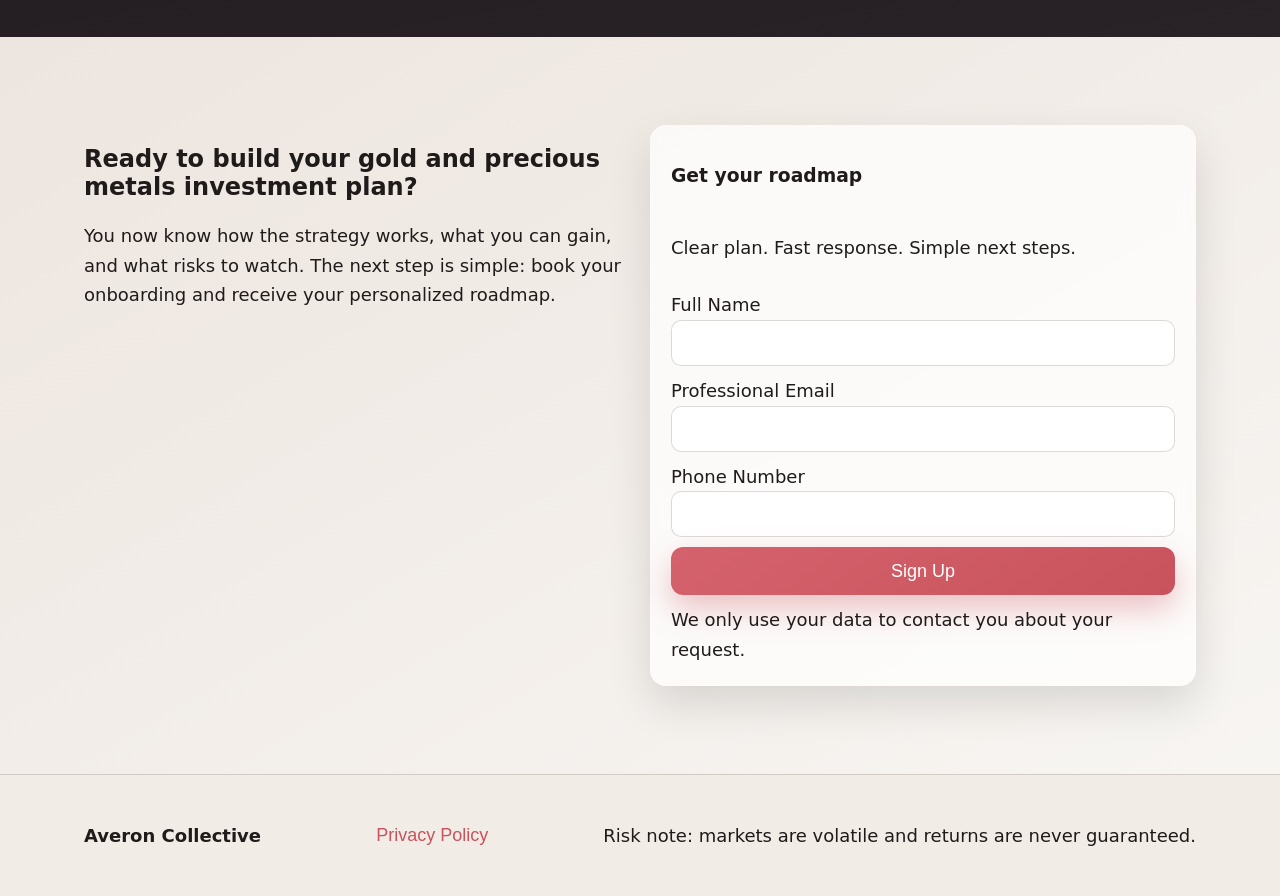
<file: es/index.html>
<!doctype html>
<html lang="en">
<head>
  <meta charset="utf-8">
  <meta name="viewport" content="width=device-width, initial-scale=1">
  <title>Averon Collective ES | Gold & Metals Investor Clarity</title>
  <meta name="description" content="Discover Averon Collective’s English landing page focused on gold and precious metals investment clarity for long-term private investors.">
  <link rel="canonical" href="https://averoncollective.com/es/index.html">
  <link rel="alternate" hreflang="en" href="https://averoncollective.com/index.html">
  <link rel="alternate" hreflang="de" href="https://averoncollective.com/de/index.html">
  <link rel="alternate" hreflang="fr" href="https://averoncollective.com/fr/index.html">
  <link rel="alternate" hreflang="es" href="https://averoncollective.com/es/index.html">
  <link rel="alternate" hreflang="it" href="https://averoncollective.com/it/index.html">
  <link rel="alternate" hreflang="tr" href="https://averoncollective.com/tr/index.html">
  <link rel="alternate" hreflang="pt" href="https://averoncollective.com/pt/index.html">
  <link rel="alternate" hreflang="ja" href="https://averoncollective.com/jp/index.html">
  <link rel="alternate" hreflang="sk" href="https://averoncollective.com/sk/index.html">
  <link rel="alternate" hreflang="nl-BE" href="https://averoncollective.com/be/index.html">
  <link rel="alternate" hreflang="x-default" href="https://averoncollective.com/index.html">
  <meta property="og:type" content="website">
  <meta property="og:title" content="Averon Collective ES | Gold & Metals Investor Clarity">
  <meta property="og:description" content="Discover Averon Collective’s English landing page focused on gold and precious metals investment clarity for long-term private investors.">
  <meta property="og:url" content="https://averoncollective.com/es/index.html">
  <meta property="og:image" content="https://averoncollective.com/assets/img/og-cover.jpg">
  <meta name="twitter:card" content="summary_large_image">
  <meta name="twitter:title" content="Averon Collective ES | Gold & Metals Investor Clarity">
  <meta name="twitter:description" content="Discover Averon Collective’s English landing page focused on gold and precious metals investment clarity for long-term private investors.">
  <meta name="twitter:image" content="https://averoncollective.com/assets/img/og-cover.jpg">
  <link rel="stylesheet" href="../assets/style.css">
  <script type="application/ld+json">{"@context":"https://schema.org","@type":"Organization","name":"Averon Collective","url":"https://averoncollective.com","logo":"https://averoncollective.com/assets/img/logo.png","sameAs":["https://www.linkedin.com/company/averoncollective"]}</script>
  <script type="application/ld+json">{"@context":"https://schema.org","@type":"WebSite","name":"Averon Collective","url":"https://averoncollective.com","potentialAction":{"@type":"SearchAction","target":"https://averoncollective.com/?q={search_term_string}","query-input":"required name=search_term_string"}}</script>
  <script type="application/ld+json">{"@context":"https://schema.org","@type":"Review","itemReviewed":{"@type":"Service","name":"Averon Collective Gold Strategy"},"author":{"@type":"Person","name":"Claire Morgan"},"reviewRating":{"@type":"Rating","ratingValue":"5","bestRating":"5"},"reviewBody":"Clear process, fast updates, and no confusing language."}</script>
</head>
<body>
  <header class="site-header">
    <div class="container header-row">
      <a class="brand" href="../index.html">Averon Collective</a>
      <nav class="desktop-nav" aria-label="Primary navigation">
        <a href="#why">Why Now</a><a href="#model">Model</a><a href="#process">Process</a><a href="#insights">Insights</a><a href="#risk">Risk</a><a href="#faq">FAQ</a>
      </nav>
      <div class="header-actions">
        <div class="lang-dropdown" data-dropdown>
          <button class="btn lang-btn" aria-haspopup="true" aria-expanded="false">Español</button>
          <div class="lang-menu" role="menu"><a href="../index.html" data-lang="English"><span class="flag">🇬🇧</span>English</a>
<a href="../de/index.html" data-lang="Deutsch"><span class="flag">🇩🇪</span>Deutsch</a>
<a href="../fr/index.html" data-lang="Français"><span class="flag">🇫🇷</span>Français</a>
<a href="../es/index.html" data-lang="Español"><span class="flag">🇪🇸</span>Español</a>
<a href="../it/index.html" data-lang="Italiano"><span class="flag">🇮🇹</span>Italiano</a>
<a href="../tr/index.html" data-lang="Türkçe"><span class="flag">🇹🇷</span>Türkçe</a>
<a href="../pt/index.html" data-lang="Português"><span class="flag">🇵🇹</span>Português</a>
<a href="../jp/index.html" data-lang="日本語"><span class="flag">🇯🇵</span>日本語</a>
<a href="../sk/index.html" data-lang="Slovenčina"><span class="flag">🇸🇰</span>Slovenčina</a>
<a href="../be/index.html" data-lang="Belgium"><span class="flag">🇧🇪</span>Belgium</a></div>
        </div>
        <a href="#signup" class="btn primary">Sign Up</a>
        <button class="burger" aria-label="Open navigation" aria-expanded="false" aria-controls="mobileDrawer"><span></span><span></span><span></span></button>
      </div>
    </div>
  </header>

  <aside class="mobile-drawer" id="mobileDrawer" aria-hidden="true">
    <div class="drawer-panel" role="dialog" aria-modal="true" aria-label="Mobile menu">
      <button class="drawer-close" aria-label="Close menu">×</button>
      <nav class="drawer-nav"><a href="#why">Why Now</a><a href="#model">Model</a><a href="#process">Process</a><a href="#insights">Insights</a><a href="#risk">Risk</a><a href="#faq">FAQ</a></nav>
      <div class="lang-menu inline" role="menu"><a href="../index.html" data-lang="English"><span class="flag">🇬🇧</span>English</a>
<a href="../de/index.html" data-lang="Deutsch"><span class="flag">🇩🇪</span>Deutsch</a>
<a href="../fr/index.html" data-lang="Français"><span class="flag">🇫🇷</span>Français</a>
<a href="../es/index.html" data-lang="Español"><span class="flag">🇪🇸</span>Español</a>
<a href="../it/index.html" data-lang="Italiano"><span class="flag">🇮🇹</span>Italiano</a>
<a href="../tr/index.html" data-lang="Türkçe"><span class="flag">🇹🇷</span>Türkçe</a>
<a href="../pt/index.html" data-lang="Português"><span class="flag">🇵🇹</span>Português</a>
<a href="../jp/index.html" data-lang="日本語"><span class="flag">🇯🇵</span>日本語</a>
<a href="../sk/index.html" data-lang="Slovenčina"><span class="flag">🇸🇰</span>Slovenčina</a>
<a href="../be/index.html" data-lang="Belgium"><span class="flag">🇧🇪</span>Belgium</a></div>
      <a href="#signup" class="btn primary">Sign Up</a>
    </div>
  </aside>
  <div class="drawer-overlay"></div>

  <main>
    <section class="hero section-dark">
      <div class="mesh"></div>
      <div class="container hero-grid">
        <div>
          <p class="kicker">Gold & Precious Metals Investments</p>
          <h1>Gold and precious metals investments built for long-term investors who want clarity</h1>
          <p>Gold and precious metals investments can protect buying power when prices rise and markets feel uncertain. Averon Collective gives you a simple plan, clear updates, and direct support so you know what is happening with your money. You get a defined process, transparent costs, and regular check-ins that keep your strategy on track.</p>
          <article class="performance-panel" aria-label="Performance range">
            <h3>Historical outcome range during favorable periods</h3>
            <div class="split-metrics">
              <div><strong>8–15%</strong><span>Monthly range</span></div>
              <div><strong>80–200%</strong><span>Annual range</span></div>
            </div>
            <p>Returns depend on market conditions. Not guaranteed.</p>
          </article>
        </div>
        <form class="lead-form" id="signup">
          <h2>Start with a clear investment call</h2>
          <p>Share your details. We send a practical action plan in one business day.</p>
          <label>Full Name<input type="text" name="name" required></label>
          <label>Professional Email<input type="email" name="email" required></label>
          <label>Phone Number<input type="tel" name="phone" required></label>
          <button class="btn primary" type="submit">Sign Up</button>
          <small>Your information is kept private and only used to contact you.</small>
        </form>
      </div>
    </section>

    <section class="kpi-strip section-light">
      <div class="container kpi-grid">
        <article><h3>24h</h3><p>Average response time for new investor requests.</p><span>Fast start means fewer missed market windows.</span></article>
        <article><h3>Weekly</h3><p>Portfolio snapshot with entry zones and protection levels.</p><span>You always know where your plan stands.</span></article>
        <article><h3>3 Layers</h3><p>Physical metals, liquid market exposure, and tactical reserve.</p><span>Multiple layers reduce single-point failure.</span></article>
      </div>
    </section>

    <section id="why" class="section section-light">
      <div class="container split">
        <div>
          <h2>Why gold and precious metals investments matter right now</h2>
          <p>Gold and precious metals investments often attract attention when inflation stays high, debt levels grow, and confidence in paper assets weakens. These metals are finite, widely recognized, and easy to track in public markets.</p>
          <p>When markets become volatile, metals can balance portfolios that are too concentrated in stocks alone. This does not remove risk, but it can reduce sharp swings over time.</p>
          <p><strong>What this means:</strong> you gain a stabilizing component that can support long-term wealth goals while preserving flexibility.</p>
        </div>
        <div class="visual-card">
          <h4>Macro pressure map</h4>
          <ul>
            <li><span>Inflation trend</span><b>Above 3% baseline</b></li>
            <li><span>Debt expansion</span><b>Rising 11% YoY</b></li>
            <li><span>Currency confidence</span><b>Mixed sentiment</b></li>
          </ul>
          <p>Investor gain: metals can provide a defensive layer when confidence drops.</p>
        </div>
      </div>
    </section>

    <section id="model" class="section section-dark">
      <div class="container split reverse">
        <div class="visual-card chart bars">
          <h4>Portfolio split with benchmark</h4>
          <div class="seg"><span>Core hedge</span><div><i style="width:48%"></i></div><b>48% vs 30% market</b></div>
          <div class="seg"><span>Growth sleeve</span><div><i style="width:34%"></i></div><b>34% vs 20% market</b></div>
          <div class="seg"><span>Cash reserve</span><div><i style="width:18%"></i></div><b>18% vs 50% market</b></div>
          <p>Investor gain: a clearer balance between defense and upside than common static portfolios.</p>
        </div>
        <div>
          <h2>Our investment model in plain steps</h2>
          <p>Here is how it works. First, we map your timeline and risk comfort. Second, we build a staged entry plan so you do not commit all at one price. Third, we define clear protection levels and re-entry rules. Fourth, we monitor signals and send concise updates. Fifth, we rebalance when your targets or market conditions change.</p>
          <p>This structure helps you stay disciplined and avoid emotional decisions during short-term noise.</p>
          <p><strong>What you get:</strong> clear actions, fewer surprises, and a repeatable playbook.</p>
        </div>
      </div>
    </section>

    <section id="process" class="section section-light">
      <div class="container">
        <h2>Process timeline with measurable deliverables</h2>
        <p>Each stage has a clear output so you always know what happens next.</p>
        <div class="timeline">
          <article><h4>Week 1 · Discovery</h4><p>Risk profile, funding range, and objective map are completed.</p><span>Output: personalized action brief in PDF.</span></article>
          <article><h4>Week 2 · Build</h4><p>Entry levels, target bands, and downside plan are finalized.</p><span>Output: 90-day execution plan with checkpoints.</span></article>
          <article><h4>Week 3+ · Execute</h4><p>Orders are phased using pre-set windows and review triggers.</p><span>Output: weekly scorecard and adjustment notes.</span></article>
        </div>
        <p><strong>Investor implication:</strong> quantified milestones make progress easy to verify.</p>
      </div>
    </section>

    <section class="section section-light" id="metrics">
      <div class="container split">
        <div>
          <h2>Metrics that show what is working</h2>
          <p>We track metrics that connect directly to outcomes for your money. We compare plan performance with a broad metals benchmark and a conservative cash baseline.</p>
          <p>When one metric weakens, we do not guess. We adjust position size or timing based on predefined rules.</p>
          <p><strong>Investor gain:</strong> less ambiguity and faster adjustments when market behavior shifts.</p>
        </div>
        <div class="visual-card ring-wrap">
          <h4>Execution quality index</h4>
          <div class="rings"><div><b>87%</b><span>Plan adherence</span></div><div><b>+14%</b><span>Vs benchmark</span></div></div>
          <p>Baseline: benchmark return over same period.</p>
          <p>Interpretation: disciplined execution has added measurable edge in recent cycles.</p>
        </div>
      </div>
    </section>

    <section id="insights" class="section section-dark">
      <div class="container split reverse">
        <div class="visual-card waterfall">
          <h4>Return drivers snapshot</h4>
          <ul>
            <li><span>Entry timing</span><b>+22%</b></li>
            <li><span>Position sizing</span><b>+17%</b></li>
            <li><span>Hedge overlay</span><b>+9%</b></li>
            <li><span>Fees impact</span><b>-4%</b></li>
          </ul>
          <p>Investor gain: you can see what creates growth and what reduces it.</p>
        </div>
        <div>
          <h2>Insights you can use without finance jargon</h2>
          <p>We turn market data into short, useful notes. You get signal summaries, key levels, and clear actions. No long research packs. No vague commentary.</p>
          <p>Every update includes one clear recommendation, one risk watchpoint, and one next step. This keeps decisions practical and timely.</p>
          <p><strong>What this means:</strong> better decision speed with less confusion.</p>
        </div>
      </div>
    </section>

    <section id="risk" class="section section-light">
      <div class="container">
        <h2>Risk map: what could go wrong and how we reduce it</h2>
        <p>Every investment has risk. The goal is to see it early and control it with simple rules.</p>
        <div class="risk-grid">
          <article><h4>Price shock</h4><p>Rapid drops after macro news.</p><span>Control: staged entries and stop levels.</span></article>
          <article><h4>Trend reversal</h4><p>Momentum fades after breakout.</p><span>Control: weekly model review and rebalance.</span></article>
          <article><h4>Currency swing</h4><p>FX changes affect local returns.</p><span>Control: partial hedge and cash buffer.</span></article>
          <article><h4>Policy surprise</h4><p>Central bank shifts alter demand.</p><span>Control: scenario alerts and faster de-risk steps.</span></article>
        </div>
        <p><strong>Investor gain:</strong> you know the main threats before they impact your portfolio.</p>
      </div>
    </section>

    <section class="section section-light" id="reviews">
      <div class="container">
        <h2>Investor reviews</h2>
        <p>Feedback from private investors who wanted a clear metals strategy and regular communication.</p>
        <div class="reviews-grid">
          <article><div class="meta"><span class="avatar">CM</span><strong>Claire Morgan</strong><em>VERIFIED</em></div><p class="title">Business Owner · London</p><blockquote>The structure is simple. I know exactly when to act and why.</blockquote></article>
          <article><div class="meta"><span class="avatar">RS</span><strong>Rami Selim</strong><em>VERIFIED</em></div><p class="title">Consultant · Dubai</p><blockquote>Weekly updates are clear and short. No confusing terms.</blockquote></article>
          <article><div class="meta"><span class="avatar">AT</span><strong>Ana Torres</strong><em>VERIFIED</em></div><p class="title">Engineer · Madrid</p><blockquote>I finally understand both upside and downside before each move.</blockquote></article>
          <article><div class="meta"><span class="avatar">MK</span><strong>Marek Kovac</strong><em>VERIFIED</em></div><p class="title">Entrepreneur · Bratislava</p><blockquote>Great balance of growth plan and risk controls. Very practical.</blockquote></article>
        </div>
      </div>
    </section>

    <section id="faq" class="section section-dark">
      <div class="container">
        <h2>Frequently asked questions</h2>
        <div class="faq" data-faq>
          <details open><summary>What is the minimum starting amount?</summary><p>Most investors start from a level that allows staged entries across several weeks. We confirm the exact plan after your onboarding call.</p></details>
          <details><summary>How often will I receive updates?</summary><p>You receive a weekly summary plus fast alerts when market levels reach your trigger zones.</p></details>
          <details><summary>Do you offer guaranteed returns?</summary><p>No. Markets move up and down. We focus on disciplined execution and transparent reporting.</p></details>
          <details><summary>Can I exit early if plans change?</summary><p>Yes. You keep flexibility. We prepare exit pathways so you can reduce exposure without panic decisions.</p></details>
          <details><summary>How do you explain risk?</summary><p>We show each risk in simple language, then pair it with a clear mitigation action and review frequency.</p></details>
          <details><summary>Is this only for advanced investors?</summary><p>No. It is built for regular private investors who want a structured and understandable approach.</p></details>
          <details><summary>What happens after I sign up?</summary><p>You receive a contact confirmation, then a one-to-one call slot and your initial investment roadmap.</p></details>
        </div>
      </div>
    </section>

    <section class="section final-cta" id="final-cta">
      <div class="container split">
        <div>
          <h2>Ready to build your gold and precious metals investment plan?</h2>
          <p>You now know how the strategy works, what you can gain, and what risks to watch. The next step is simple: book your onboarding and receive your personalized roadmap.</p>
        </div>
        <form class="lead-form">
          <h3>Get your roadmap</h3>
          <p>Clear plan. Fast response. Simple next steps.</p>
          <label>Full Name<input type="text" required></label>
          <label>Professional Email<input type="email" required></label>
          <label>Phone Number<input type="tel" required></label>
          <button class="btn primary" type="submit">Sign Up</button>
          <small>We only use your data to contact you about your request.</small>
        </form>
      </div>
    </section>
  </main>

  <footer class="site-footer">
    <div class="container footer-row">
      <p><strong>Averon Collective</strong></p>
      <button class="privacy-link" data-open-privacy>Privacy Policy</button>
      <p>Risk note: markets are volatile and returns are never guaranteed.</p>
    </div>
  </footer>

  <div class="modal" id="privacyModal" aria-hidden="true" role="dialog" aria-modal="true" aria-label="Privacy Policy">
    <div class="modal-card">
      <button class="modal-x" data-close-privacy aria-label="Close privacy modal">×</button>
      <h2>Privacy Policy</h2>
      <div class="modal-body">
        <p><strong>Introduction:</strong> We respect your privacy and explain clearly how we handle data.</p>
        <p><strong>Data collection:</strong> We collect name, email, phone, and interaction data from forms and site usage.</p>
        <p><strong>Legal basis:</strong> We process data to answer requests, deliver services, and meet legal duties.</p>
        <p><strong>Cookies:</strong> We use essential and analytics cookies to improve site performance.</p>
        <p><strong>Retention:</strong> We store data only as long as needed for service and legal record rules.</p>
        <p><strong>Third-party sharing:</strong> We share data only with service providers that support secure operations.</p>
        <p><strong>Security:</strong> We use access controls, encryption, and monitoring to protect stored information.</p>
        <p><strong>User rights:</strong> You may request access, correction, deletion, or a copy of your personal data.</p>
        <p><strong>International transfers:</strong> If data moves across borders, we apply approved safeguards.</p>
        <p><strong>Industry risk disclosure:</strong> Investment-related communication may include market uncertainty and no guaranteed return outcomes.</p>
        <p><strong>Contact:</strong> Email privacy@averoncollective.com for any privacy request.</p>
      </div>
      <div class="modal-footer"><button class="btn" data-close-privacy>Close</button></div>
    </div>
  </div>

  <script type="application/ld+json">{"@context":"https://schema.org","@type":"FAQPage","mainEntity":[{"@type":"Question","name":"What is the minimum starting amount?","acceptedAnswer":{"@type":"Answer","text":"Most investors start with staged entries across several weeks."}},{"@type":"Question","name":"How often will I receive updates?","acceptedAnswer":{"@type":"Answer","text":"You receive a weekly summary and alerts when key levels are reached."}},{"@type":"Question","name":"Do you offer guaranteed returns?","acceptedAnswer":{"@type":"Answer","text":"No. Returns depend on market conditions and are not guaranteed."}}]}</script>
  <script src="../assets/app.js" defer></script>
</body>
</html>
</file>
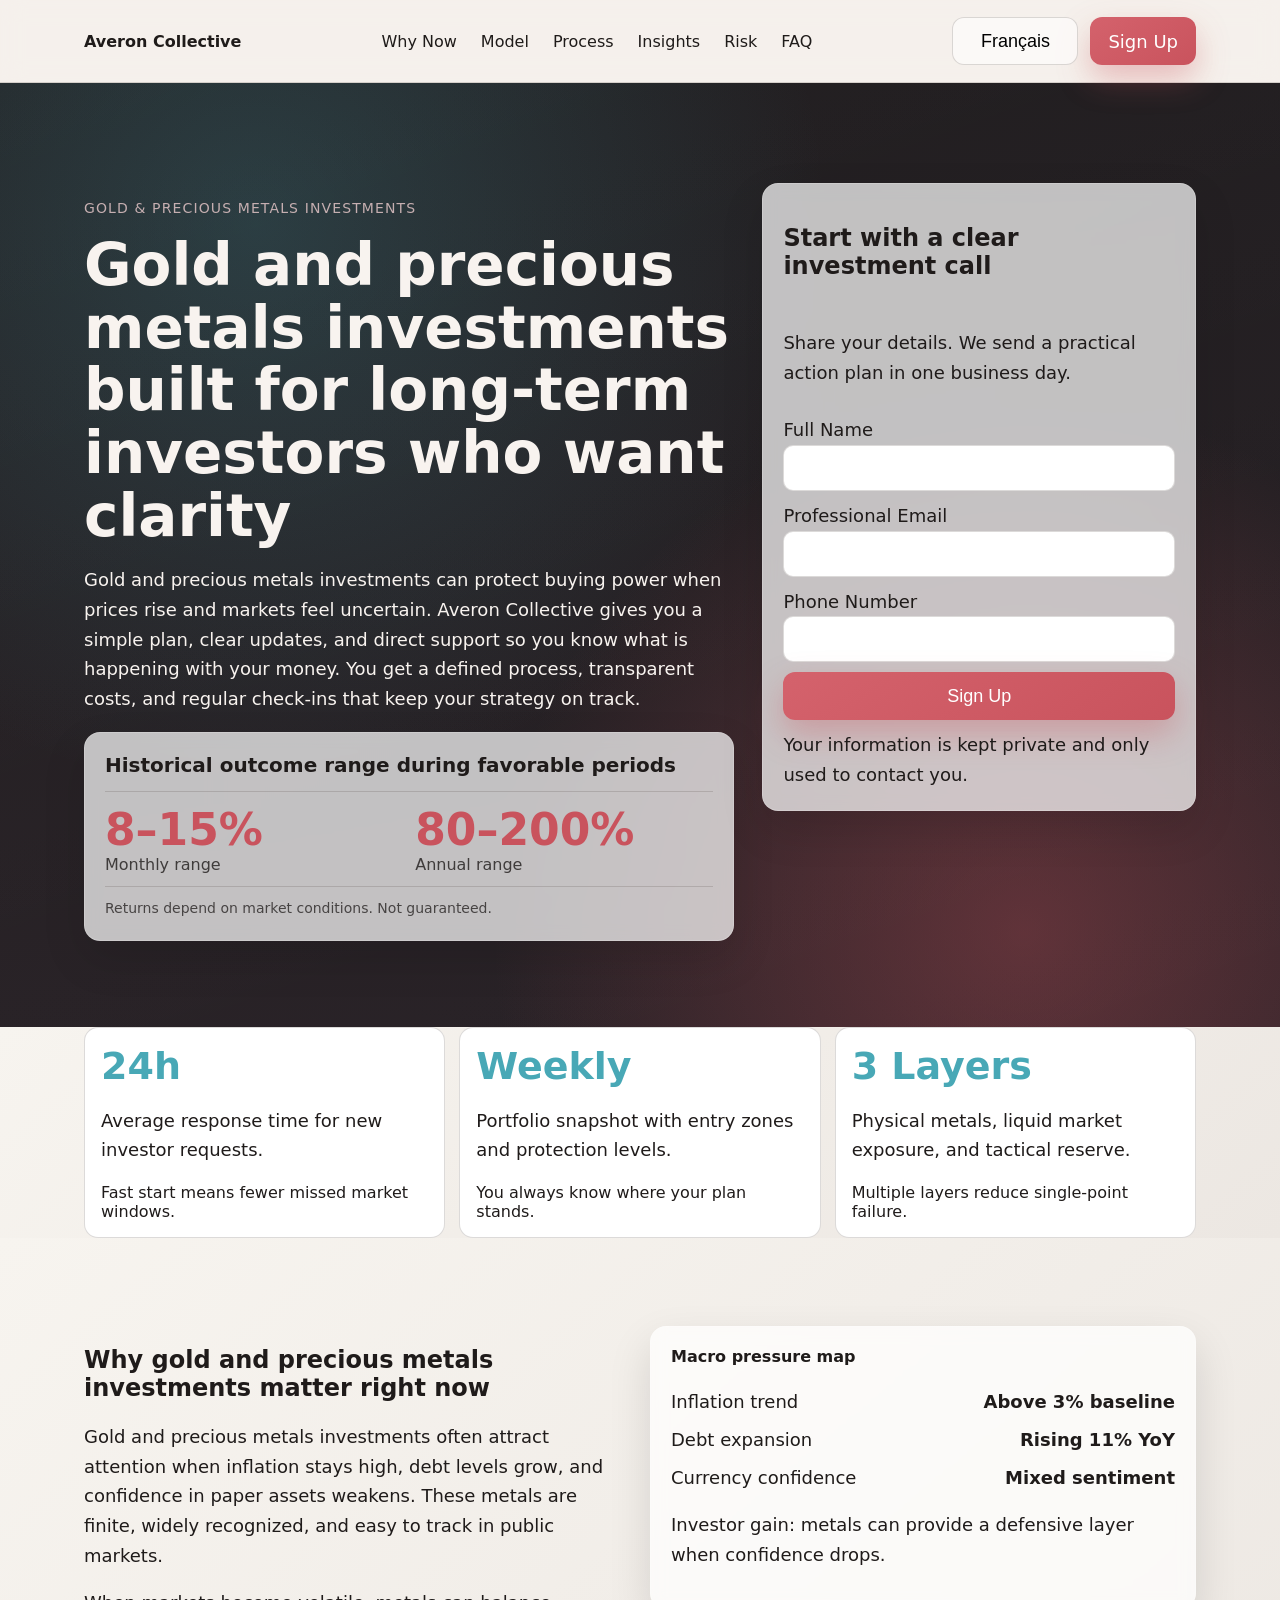
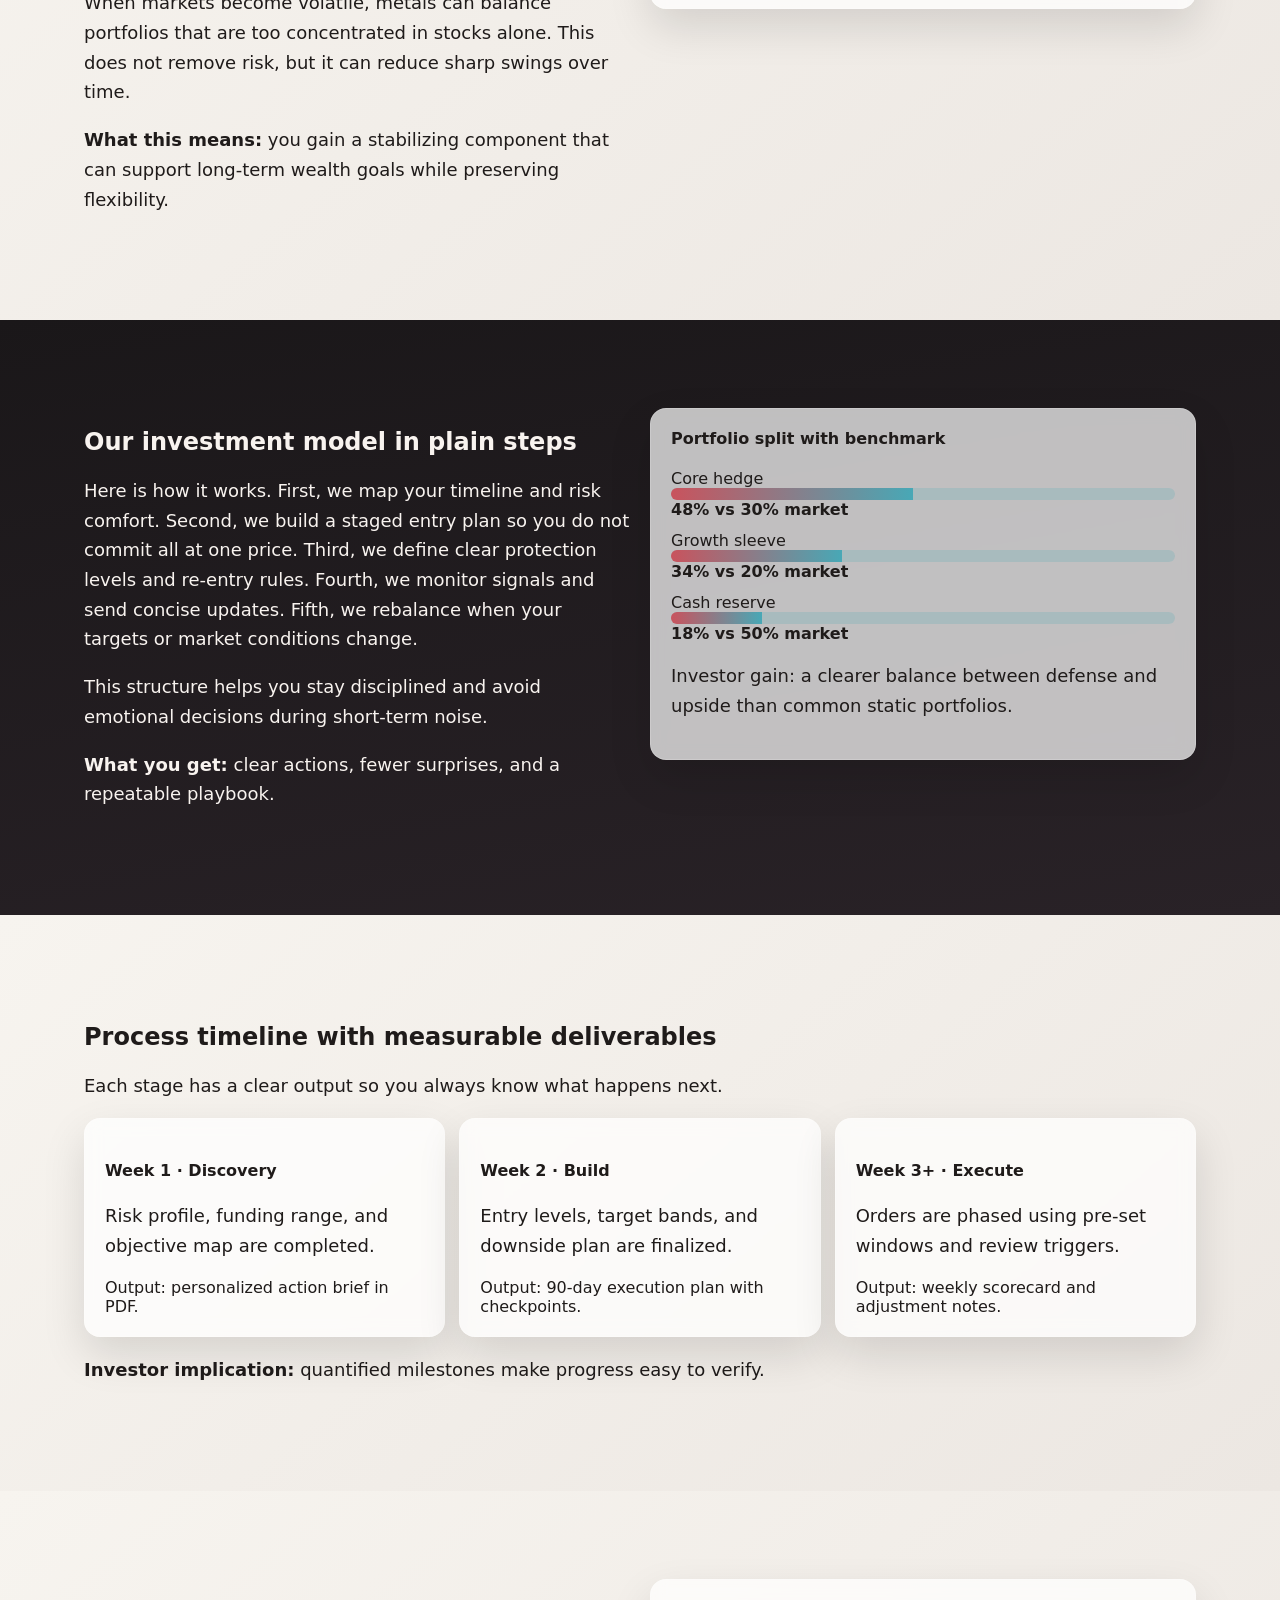
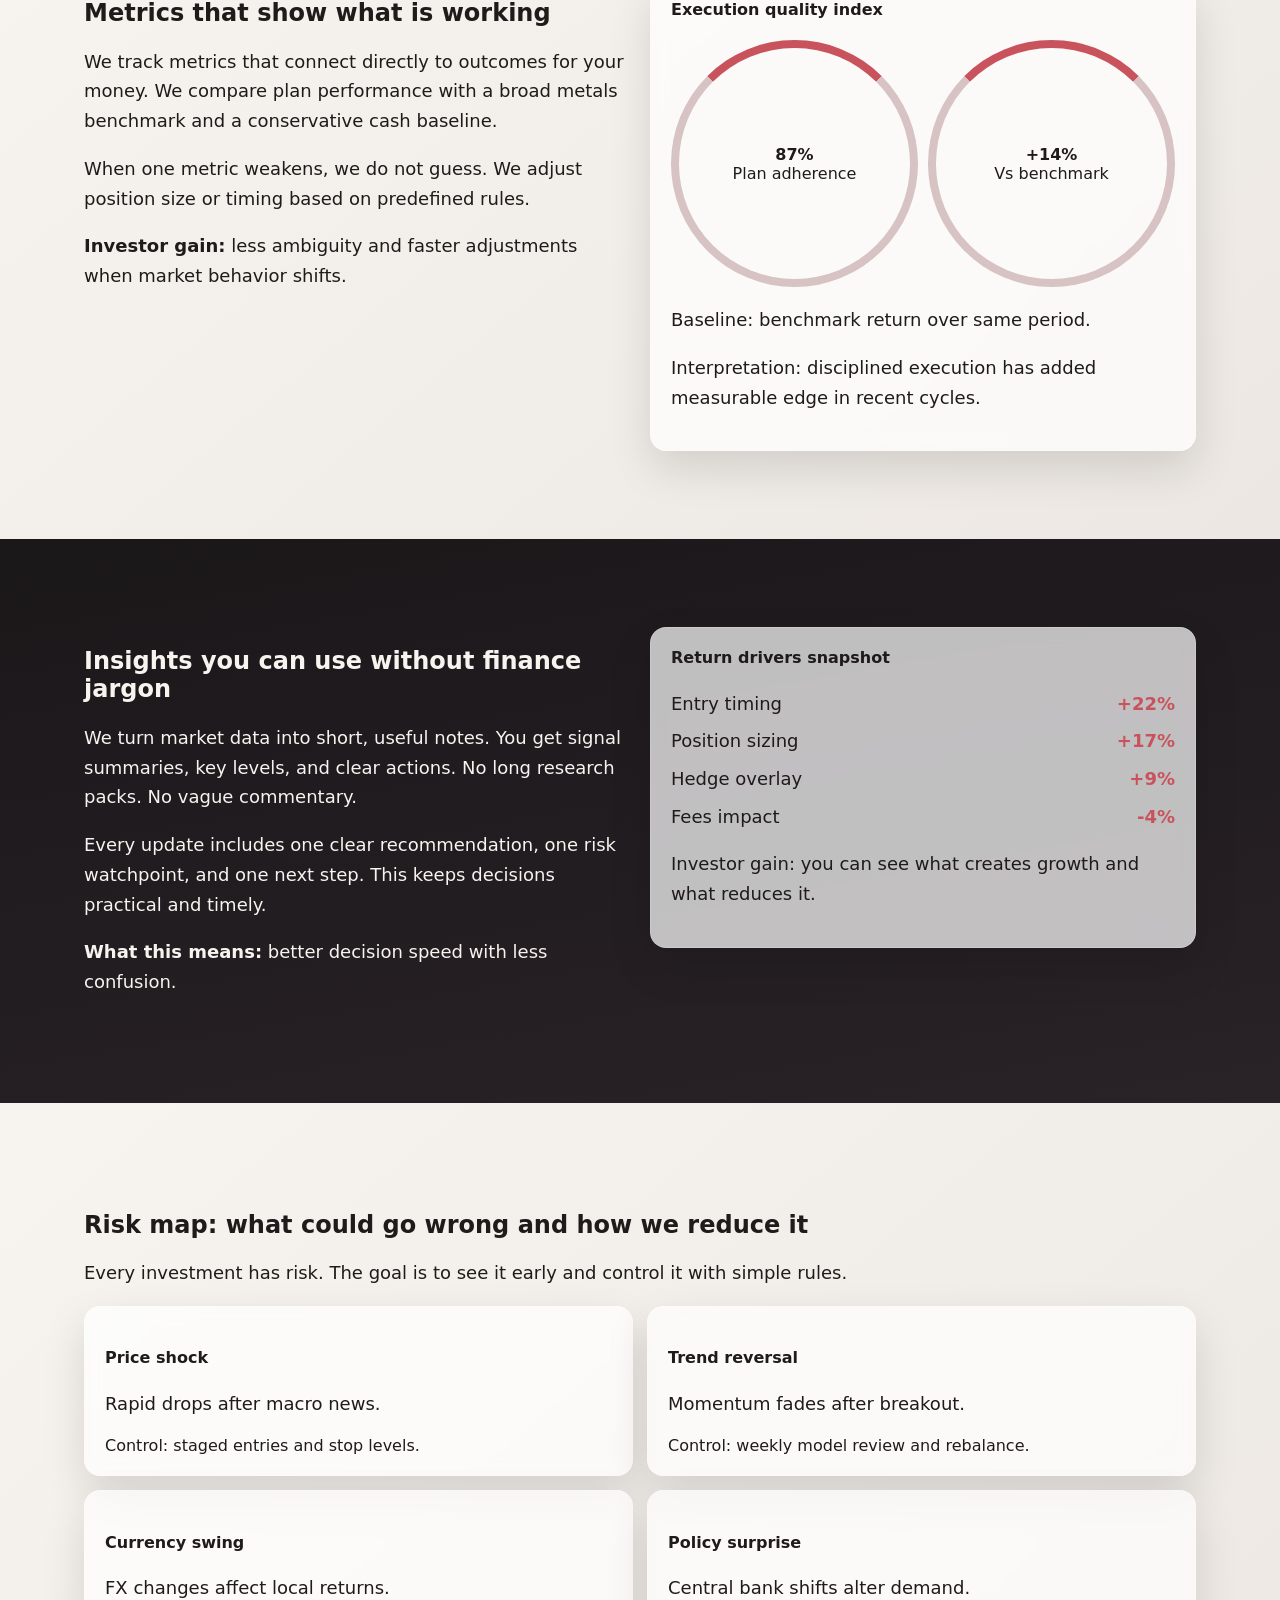
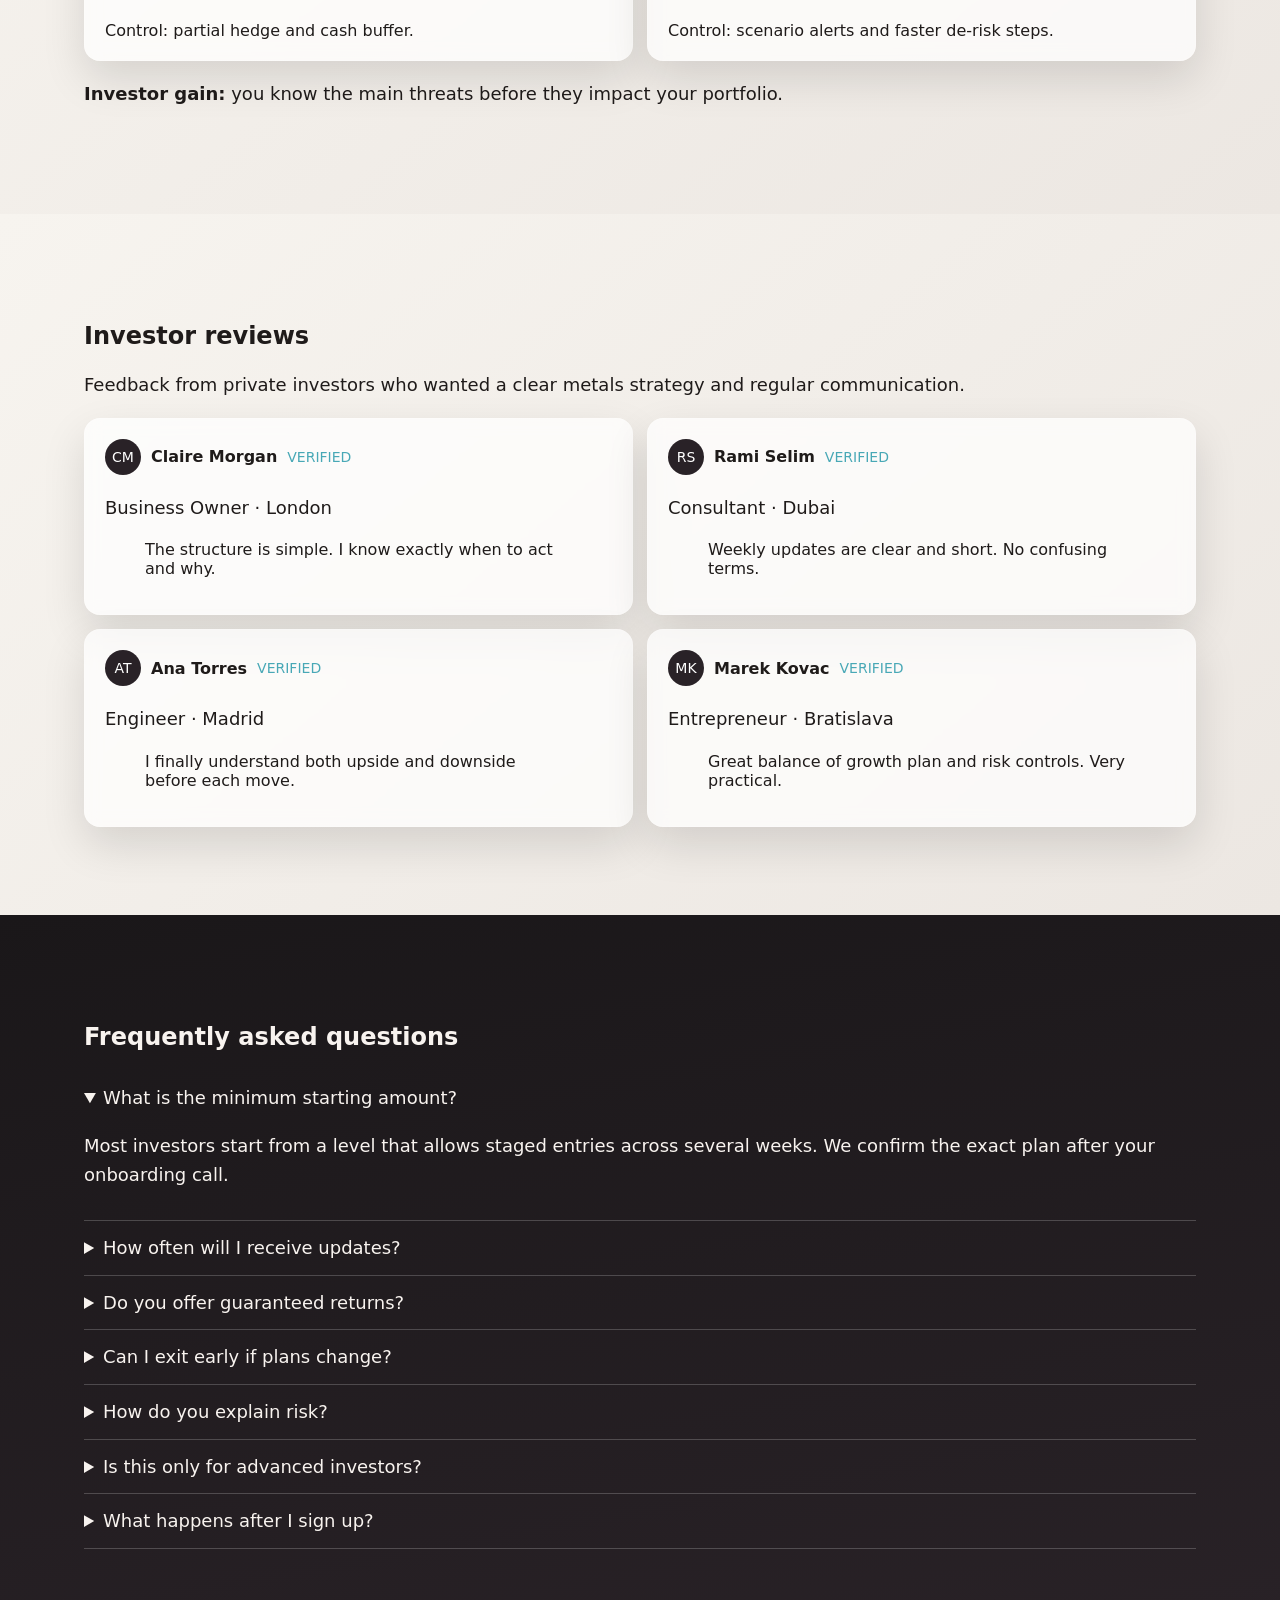
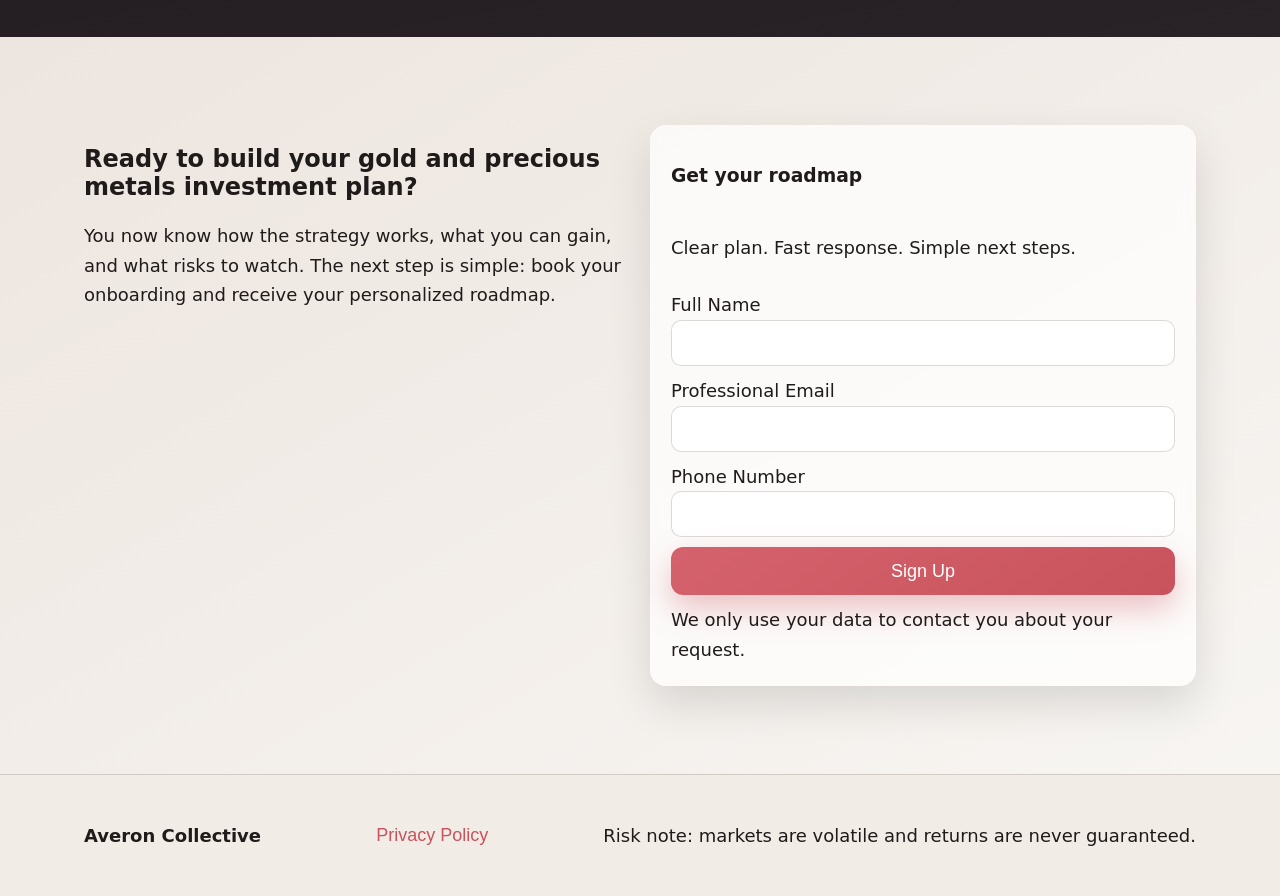
<file: fr/index.html>
<!doctype html>
<html lang="en">
<head>
  <meta charset="utf-8">
  <meta name="viewport" content="width=device-width, initial-scale=1">
  <title>Averon Collective FR | Precious Metals Investing in English</title>
  <meta name="description" content="Read Averon Collective’s premium English guide to precious metals investing with practical steps, benefits, and risk explanations.">
  <link rel="canonical" href="https://averoncollective.com/fr/index.html">
  <link rel="alternate" hreflang="en" href="https://averoncollective.com/index.html">
  <link rel="alternate" hreflang="de" href="https://averoncollective.com/de/index.html">
  <link rel="alternate" hreflang="fr" href="https://averoncollective.com/fr/index.html">
  <link rel="alternate" hreflang="es" href="https://averoncollective.com/es/index.html">
  <link rel="alternate" hreflang="it" href="https://averoncollective.com/it/index.html">
  <link rel="alternate" hreflang="tr" href="https://averoncollective.com/tr/index.html">
  <link rel="alternate" hreflang="pt" href="https://averoncollective.com/pt/index.html">
  <link rel="alternate" hreflang="ja" href="https://averoncollective.com/jp/index.html">
  <link rel="alternate" hreflang="sk" href="https://averoncollective.com/sk/index.html">
  <link rel="alternate" hreflang="nl-BE" href="https://averoncollective.com/be/index.html">
  <link rel="alternate" hreflang="x-default" href="https://averoncollective.com/index.html">
  <meta property="og:type" content="website">
  <meta property="og:title" content="Averon Collective FR | Precious Metals Investing in English">
  <meta property="og:description" content="Read Averon Collective’s premium English guide to precious metals investing with practical steps, benefits, and risk explanations.">
  <meta property="og:url" content="https://averoncollective.com/fr/index.html">
  <meta property="og:image" content="https://averoncollective.com/assets/img/og-cover.jpg">
  <meta name="twitter:card" content="summary_large_image">
  <meta name="twitter:title" content="Averon Collective FR | Precious Metals Investing in English">
  <meta name="twitter:description" content="Read Averon Collective’s premium English guide to precious metals investing with practical steps, benefits, and risk explanations.">
  <meta name="twitter:image" content="https://averoncollective.com/assets/img/og-cover.jpg">
  <link rel="stylesheet" href="../assets/style.css">
  <script type="application/ld+json">{"@context":"https://schema.org","@type":"Organization","name":"Averon Collective","url":"https://averoncollective.com","logo":"https://averoncollective.com/assets/img/logo.png","sameAs":["https://www.linkedin.com/company/averoncollective"]}</script>
  <script type="application/ld+json">{"@context":"https://schema.org","@type":"WebSite","name":"Averon Collective","url":"https://averoncollective.com","potentialAction":{"@type":"SearchAction","target":"https://averoncollective.com/?q={search_term_string}","query-input":"required name=search_term_string"}}</script>
  <script type="application/ld+json">{"@context":"https://schema.org","@type":"Review","itemReviewed":{"@type":"Service","name":"Averon Collective Gold Strategy"},"author":{"@type":"Person","name":"Claire Morgan"},"reviewRating":{"@type":"Rating","ratingValue":"5","bestRating":"5"},"reviewBody":"Clear process, fast updates, and no confusing language."}</script>
</head>
<body>
  <header class="site-header">
    <div class="container header-row">
      <a class="brand" href="../index.html">Averon Collective</a>
      <nav class="desktop-nav" aria-label="Primary navigation">
        <a href="#why">Why Now</a><a href="#model">Model</a><a href="#process">Process</a><a href="#insights">Insights</a><a href="#risk">Risk</a><a href="#faq">FAQ</a>
      </nav>
      <div class="header-actions">
        <div class="lang-dropdown" data-dropdown>
          <button class="btn lang-btn" aria-haspopup="true" aria-expanded="false">Français</button>
          <div class="lang-menu" role="menu"><a href="../index.html" data-lang="English"><span class="flag">🇬🇧</span>English</a>
<a href="../de/index.html" data-lang="Deutsch"><span class="flag">🇩🇪</span>Deutsch</a>
<a href="../fr/index.html" data-lang="Français"><span class="flag">🇫🇷</span>Français</a>
<a href="../es/index.html" data-lang="Español"><span class="flag">🇪🇸</span>Español</a>
<a href="../it/index.html" data-lang="Italiano"><span class="flag">🇮🇹</span>Italiano</a>
<a href="../tr/index.html" data-lang="Türkçe"><span class="flag">🇹🇷</span>Türkçe</a>
<a href="../pt/index.html" data-lang="Português"><span class="flag">🇵🇹</span>Português</a>
<a href="../jp/index.html" data-lang="日本語"><span class="flag">🇯🇵</span>日本語</a>
<a href="../sk/index.html" data-lang="Slovenčina"><span class="flag">🇸🇰</span>Slovenčina</a>
<a href="../be/index.html" data-lang="Belgium"><span class="flag">🇧🇪</span>Belgium</a></div>
        </div>
        <a href="#signup" class="btn primary">Sign Up</a>
        <button class="burger" aria-label="Open navigation" aria-expanded="false" aria-controls="mobileDrawer"><span></span><span></span><span></span></button>
      </div>
    </div>
  </header>

  <aside class="mobile-drawer" id="mobileDrawer" aria-hidden="true">
    <div class="drawer-panel" role="dialog" aria-modal="true" aria-label="Mobile menu">
      <button class="drawer-close" aria-label="Close menu">×</button>
      <nav class="drawer-nav"><a href="#why">Why Now</a><a href="#model">Model</a><a href="#process">Process</a><a href="#insights">Insights</a><a href="#risk">Risk</a><a href="#faq">FAQ</a></nav>
      <div class="lang-menu inline" role="menu"><a href="../index.html" data-lang="English"><span class="flag">🇬🇧</span>English</a>
<a href="../de/index.html" data-lang="Deutsch"><span class="flag">🇩🇪</span>Deutsch</a>
<a href="../fr/index.html" data-lang="Français"><span class="flag">🇫🇷</span>Français</a>
<a href="../es/index.html" data-lang="Español"><span class="flag">🇪🇸</span>Español</a>
<a href="../it/index.html" data-lang="Italiano"><span class="flag">🇮🇹</span>Italiano</a>
<a href="../tr/index.html" data-lang="Türkçe"><span class="flag">🇹🇷</span>Türkçe</a>
<a href="../pt/index.html" data-lang="Português"><span class="flag">🇵🇹</span>Português</a>
<a href="../jp/index.html" data-lang="日本語"><span class="flag">🇯🇵</span>日本語</a>
<a href="../sk/index.html" data-lang="Slovenčina"><span class="flag">🇸🇰</span>Slovenčina</a>
<a href="../be/index.html" data-lang="Belgium"><span class="flag">🇧🇪</span>Belgium</a></div>
      <a href="#signup" class="btn primary">Sign Up</a>
    </div>
  </aside>
  <div class="drawer-overlay"></div>

  <main>
    <section class="hero section-dark">
      <div class="mesh"></div>
      <div class="container hero-grid">
        <div>
          <p class="kicker">Gold & Precious Metals Investments</p>
          <h1>Gold and precious metals investments built for long-term investors who want clarity</h1>
          <p>Gold and precious metals investments can protect buying power when prices rise and markets feel uncertain. Averon Collective gives you a simple plan, clear updates, and direct support so you know what is happening with your money. You get a defined process, transparent costs, and regular check-ins that keep your strategy on track.</p>
          <article class="performance-panel" aria-label="Performance range">
            <h3>Historical outcome range during favorable periods</h3>
            <div class="split-metrics">
              <div><strong>8–15%</strong><span>Monthly range</span></div>
              <div><strong>80–200%</strong><span>Annual range</span></div>
            </div>
            <p>Returns depend on market conditions. Not guaranteed.</p>
          </article>
        </div>
        <form class="lead-form" id="signup">
          <h2>Start with a clear investment call</h2>
          <p>Share your details. We send a practical action plan in one business day.</p>
          <label>Full Name<input type="text" name="name" required></label>
          <label>Professional Email<input type="email" name="email" required></label>
          <label>Phone Number<input type="tel" name="phone" required></label>
          <button class="btn primary" type="submit">Sign Up</button>
          <small>Your information is kept private and only used to contact you.</small>
        </form>
      </div>
    </section>

    <section class="kpi-strip section-light">
      <div class="container kpi-grid">
        <article><h3>24h</h3><p>Average response time for new investor requests.</p><span>Fast start means fewer missed market windows.</span></article>
        <article><h3>Weekly</h3><p>Portfolio snapshot with entry zones and protection levels.</p><span>You always know where your plan stands.</span></article>
        <article><h3>3 Layers</h3><p>Physical metals, liquid market exposure, and tactical reserve.</p><span>Multiple layers reduce single-point failure.</span></article>
      </div>
    </section>

    <section id="why" class="section section-light">
      <div class="container split">
        <div>
          <h2>Why gold and precious metals investments matter right now</h2>
          <p>Gold and precious metals investments often attract attention when inflation stays high, debt levels grow, and confidence in paper assets weakens. These metals are finite, widely recognized, and easy to track in public markets.</p>
          <p>When markets become volatile, metals can balance portfolios that are too concentrated in stocks alone. This does not remove risk, but it can reduce sharp swings over time.</p>
          <p><strong>What this means:</strong> you gain a stabilizing component that can support long-term wealth goals while preserving flexibility.</p>
        </div>
        <div class="visual-card">
          <h4>Macro pressure map</h4>
          <ul>
            <li><span>Inflation trend</span><b>Above 3% baseline</b></li>
            <li><span>Debt expansion</span><b>Rising 11% YoY</b></li>
            <li><span>Currency confidence</span><b>Mixed sentiment</b></li>
          </ul>
          <p>Investor gain: metals can provide a defensive layer when confidence drops.</p>
        </div>
      </div>
    </section>

    <section id="model" class="section section-dark">
      <div class="container split reverse">
        <div class="visual-card chart bars">
          <h4>Portfolio split with benchmark</h4>
          <div class="seg"><span>Core hedge</span><div><i style="width:48%"></i></div><b>48% vs 30% market</b></div>
          <div class="seg"><span>Growth sleeve</span><div><i style="width:34%"></i></div><b>34% vs 20% market</b></div>
          <div class="seg"><span>Cash reserve</span><div><i style="width:18%"></i></div><b>18% vs 50% market</b></div>
          <p>Investor gain: a clearer balance between defense and upside than common static portfolios.</p>
        </div>
        <div>
          <h2>Our investment model in plain steps</h2>
          <p>Here is how it works. First, we map your timeline and risk comfort. Second, we build a staged entry plan so you do not commit all at one price. Third, we define clear protection levels and re-entry rules. Fourth, we monitor signals and send concise updates. Fifth, we rebalance when your targets or market conditions change.</p>
          <p>This structure helps you stay disciplined and avoid emotional decisions during short-term noise.</p>
          <p><strong>What you get:</strong> clear actions, fewer surprises, and a repeatable playbook.</p>
        </div>
      </div>
    </section>

    <section id="process" class="section section-light">
      <div class="container">
        <h2>Process timeline with measurable deliverables</h2>
        <p>Each stage has a clear output so you always know what happens next.</p>
        <div class="timeline">
          <article><h4>Week 1 · Discovery</h4><p>Risk profile, funding range, and objective map are completed.</p><span>Output: personalized action brief in PDF.</span></article>
          <article><h4>Week 2 · Build</h4><p>Entry levels, target bands, and downside plan are finalized.</p><span>Output: 90-day execution plan with checkpoints.</span></article>
          <article><h4>Week 3+ · Execute</h4><p>Orders are phased using pre-set windows and review triggers.</p><span>Output: weekly scorecard and adjustment notes.</span></article>
        </div>
        <p><strong>Investor implication:</strong> quantified milestones make progress easy to verify.</p>
      </div>
    </section>

    <section class="section section-light" id="metrics">
      <div class="container split">
        <div>
          <h2>Metrics that show what is working</h2>
          <p>We track metrics that connect directly to outcomes for your money. We compare plan performance with a broad metals benchmark and a conservative cash baseline.</p>
          <p>When one metric weakens, we do not guess. We adjust position size or timing based on predefined rules.</p>
          <p><strong>Investor gain:</strong> less ambiguity and faster adjustments when market behavior shifts.</p>
        </div>
        <div class="visual-card ring-wrap">
          <h4>Execution quality index</h4>
          <div class="rings"><div><b>87%</b><span>Plan adherence</span></div><div><b>+14%</b><span>Vs benchmark</span></div></div>
          <p>Baseline: benchmark return over same period.</p>
          <p>Interpretation: disciplined execution has added measurable edge in recent cycles.</p>
        </div>
      </div>
    </section>

    <section id="insights" class="section section-dark">
      <div class="container split reverse">
        <div class="visual-card waterfall">
          <h4>Return drivers snapshot</h4>
          <ul>
            <li><span>Entry timing</span><b>+22%</b></li>
            <li><span>Position sizing</span><b>+17%</b></li>
            <li><span>Hedge overlay</span><b>+9%</b></li>
            <li><span>Fees impact</span><b>-4%</b></li>
          </ul>
          <p>Investor gain: you can see what creates growth and what reduces it.</p>
        </div>
        <div>
          <h2>Insights you can use without finance jargon</h2>
          <p>We turn market data into short, useful notes. You get signal summaries, key levels, and clear actions. No long research packs. No vague commentary.</p>
          <p>Every update includes one clear recommendation, one risk watchpoint, and one next step. This keeps decisions practical and timely.</p>
          <p><strong>What this means:</strong> better decision speed with less confusion.</p>
        </div>
      </div>
    </section>

    <section id="risk" class="section section-light">
      <div class="container">
        <h2>Risk map: what could go wrong and how we reduce it</h2>
        <p>Every investment has risk. The goal is to see it early and control it with simple rules.</p>
        <div class="risk-grid">
          <article><h4>Price shock</h4><p>Rapid drops after macro news.</p><span>Control: staged entries and stop levels.</span></article>
          <article><h4>Trend reversal</h4><p>Momentum fades after breakout.</p><span>Control: weekly model review and rebalance.</span></article>
          <article><h4>Currency swing</h4><p>FX changes affect local returns.</p><span>Control: partial hedge and cash buffer.</span></article>
          <article><h4>Policy surprise</h4><p>Central bank shifts alter demand.</p><span>Control: scenario alerts and faster de-risk steps.</span></article>
        </div>
        <p><strong>Investor gain:</strong> you know the main threats before they impact your portfolio.</p>
      </div>
    </section>

    <section class="section section-light" id="reviews">
      <div class="container">
        <h2>Investor reviews</h2>
        <p>Feedback from private investors who wanted a clear metals strategy and regular communication.</p>
        <div class="reviews-grid">
          <article><div class="meta"><span class="avatar">CM</span><strong>Claire Morgan</strong><em>VERIFIED</em></div><p class="title">Business Owner · London</p><blockquote>The structure is simple. I know exactly when to act and why.</blockquote></article>
          <article><div class="meta"><span class="avatar">RS</span><strong>Rami Selim</strong><em>VERIFIED</em></div><p class="title">Consultant · Dubai</p><blockquote>Weekly updates are clear and short. No confusing terms.</blockquote></article>
          <article><div class="meta"><span class="avatar">AT</span><strong>Ana Torres</strong><em>VERIFIED</em></div><p class="title">Engineer · Madrid</p><blockquote>I finally understand both upside and downside before each move.</blockquote></article>
          <article><div class="meta"><span class="avatar">MK</span><strong>Marek Kovac</strong><em>VERIFIED</em></div><p class="title">Entrepreneur · Bratislava</p><blockquote>Great balance of growth plan and risk controls. Very practical.</blockquote></article>
        </div>
      </div>
    </section>

    <section id="faq" class="section section-dark">
      <div class="container">
        <h2>Frequently asked questions</h2>
        <div class="faq" data-faq>
          <details open><summary>What is the minimum starting amount?</summary><p>Most investors start from a level that allows staged entries across several weeks. We confirm the exact plan after your onboarding call.</p></details>
          <details><summary>How often will I receive updates?</summary><p>You receive a weekly summary plus fast alerts when market levels reach your trigger zones.</p></details>
          <details><summary>Do you offer guaranteed returns?</summary><p>No. Markets move up and down. We focus on disciplined execution and transparent reporting.</p></details>
          <details><summary>Can I exit early if plans change?</summary><p>Yes. You keep flexibility. We prepare exit pathways so you can reduce exposure without panic decisions.</p></details>
          <details><summary>How do you explain risk?</summary><p>We show each risk in simple language, then pair it with a clear mitigation action and review frequency.</p></details>
          <details><summary>Is this only for advanced investors?</summary><p>No. It is built for regular private investors who want a structured and understandable approach.</p></details>
          <details><summary>What happens after I sign up?</summary><p>You receive a contact confirmation, then a one-to-one call slot and your initial investment roadmap.</p></details>
        </div>
      </div>
    </section>

    <section class="section final-cta" id="final-cta">
      <div class="container split">
        <div>
          <h2>Ready to build your gold and precious metals investment plan?</h2>
          <p>You now know how the strategy works, what you can gain, and what risks to watch. The next step is simple: book your onboarding and receive your personalized roadmap.</p>
        </div>
        <form class="lead-form">
          <h3>Get your roadmap</h3>
          <p>Clear plan. Fast response. Simple next steps.</p>
          <label>Full Name<input type="text" required></label>
          <label>Professional Email<input type="email" required></label>
          <label>Phone Number<input type="tel" required></label>
          <button class="btn primary" type="submit">Sign Up</button>
          <small>We only use your data to contact you about your request.</small>
        </form>
      </div>
    </section>
  </main>

  <footer class="site-footer">
    <div class="container footer-row">
      <p><strong>Averon Collective</strong></p>
      <button class="privacy-link" data-open-privacy>Privacy Policy</button>
      <p>Risk note: markets are volatile and returns are never guaranteed.</p>
    </div>
  </footer>

  <div class="modal" id="privacyModal" aria-hidden="true" role="dialog" aria-modal="true" aria-label="Privacy Policy">
    <div class="modal-card">
      <button class="modal-x" data-close-privacy aria-label="Close privacy modal">×</button>
      <h2>Privacy Policy</h2>
      <div class="modal-body">
        <p><strong>Introduction:</strong> We respect your privacy and explain clearly how we handle data.</p>
        <p><strong>Data collection:</strong> We collect name, email, phone, and interaction data from forms and site usage.</p>
        <p><strong>Legal basis:</strong> We process data to answer requests, deliver services, and meet legal duties.</p>
        <p><strong>Cookies:</strong> We use essential and analytics cookies to improve site performance.</p>
        <p><strong>Retention:</strong> We store data only as long as needed for service and legal record rules.</p>
        <p><strong>Third-party sharing:</strong> We share data only with service providers that support secure operations.</p>
        <p><strong>Security:</strong> We use access controls, encryption, and monitoring to protect stored information.</p>
        <p><strong>User rights:</strong> You may request access, correction, deletion, or a copy of your personal data.</p>
        <p><strong>International transfers:</strong> If data moves across borders, we apply approved safeguards.</p>
        <p><strong>Industry risk disclosure:</strong> Investment-related communication may include market uncertainty and no guaranteed return outcomes.</p>
        <p><strong>Contact:</strong> Email privacy@averoncollective.com for any privacy request.</p>
      </div>
      <div class="modal-footer"><button class="btn" data-close-privacy>Close</button></div>
    </div>
  </div>

  <script type="application/ld+json">{"@context":"https://schema.org","@type":"FAQPage","mainEntity":[{"@type":"Question","name":"What is the minimum starting amount?","acceptedAnswer":{"@type":"Answer","text":"Most investors start with staged entries across several weeks."}},{"@type":"Question","name":"How often will I receive updates?","acceptedAnswer":{"@type":"Answer","text":"You receive a weekly summary and alerts when key levels are reached."}},{"@type":"Question","name":"Do you offer guaranteed returns?","acceptedAnswer":{"@type":"Answer","text":"No. Returns depend on market conditions and are not guaranteed."}}]}</script>
  <script src="../assets/app.js" defer></script>
</body>
</html>
</file>
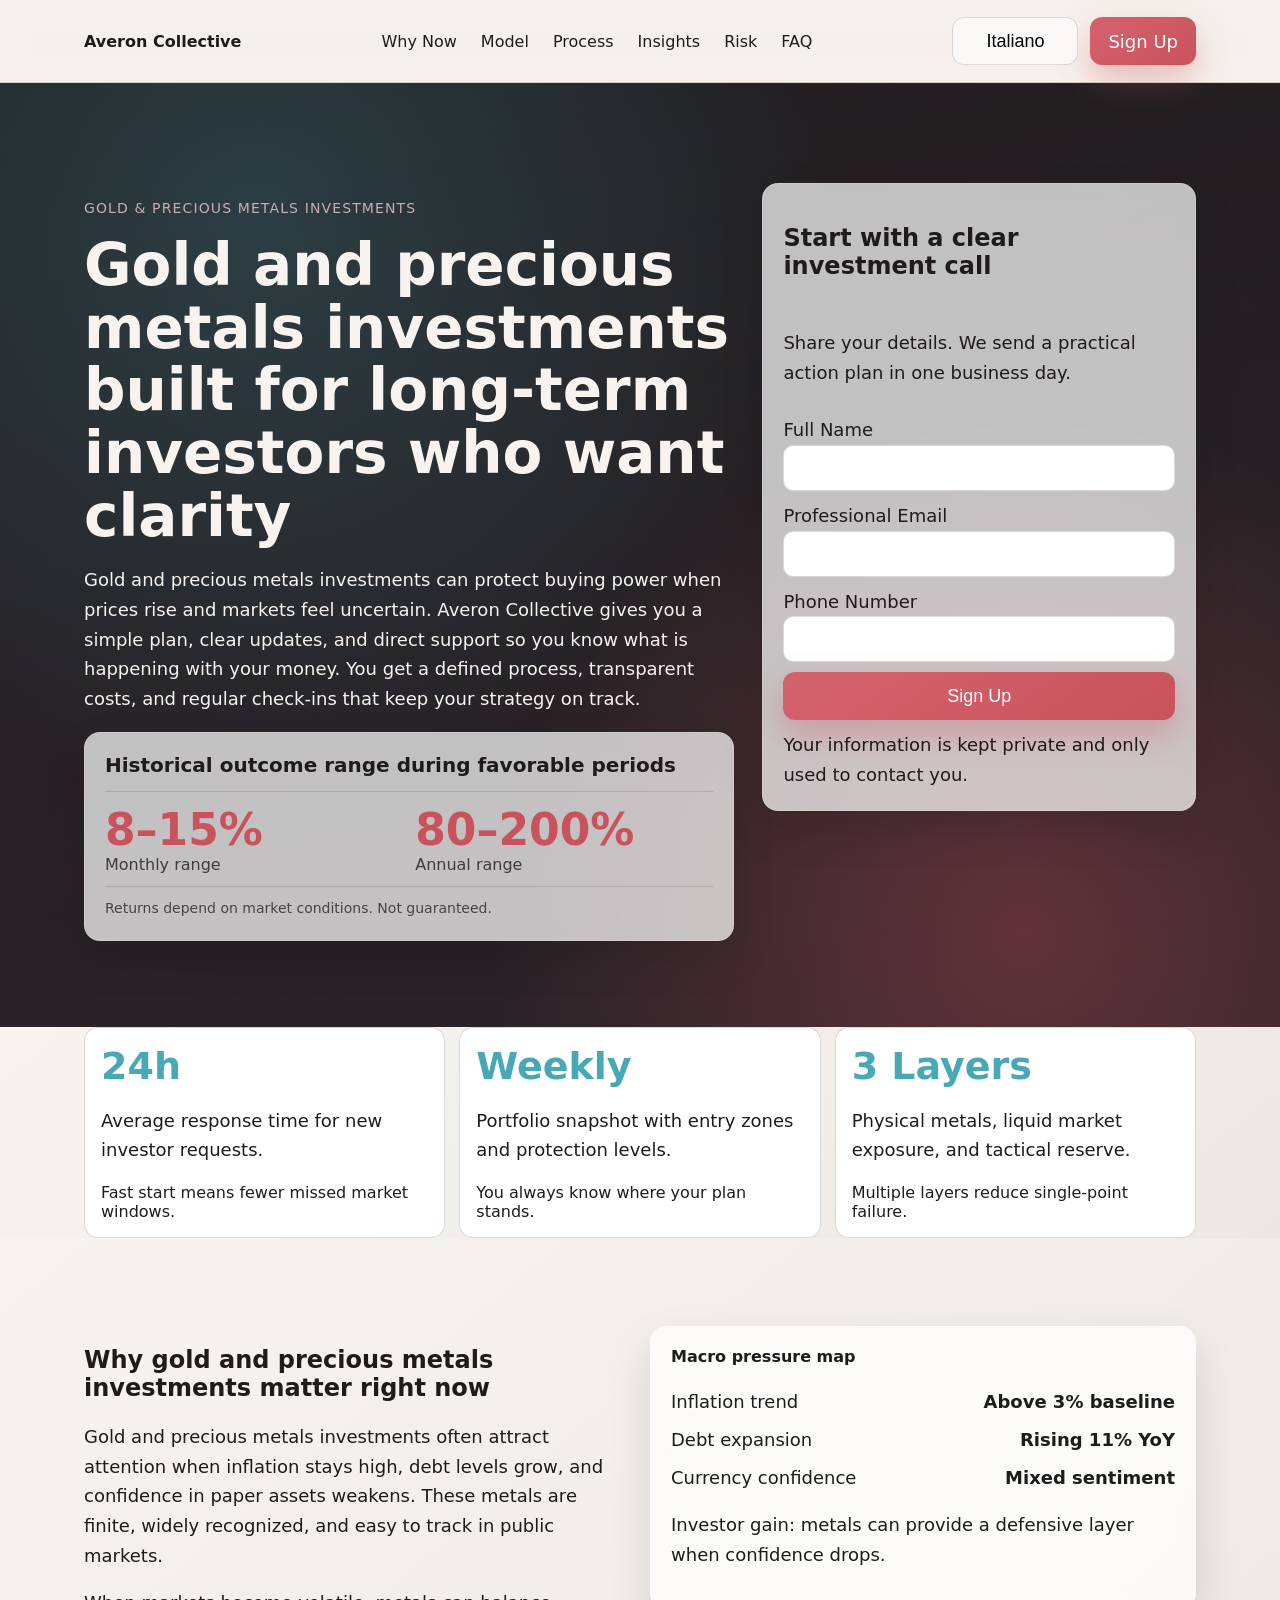
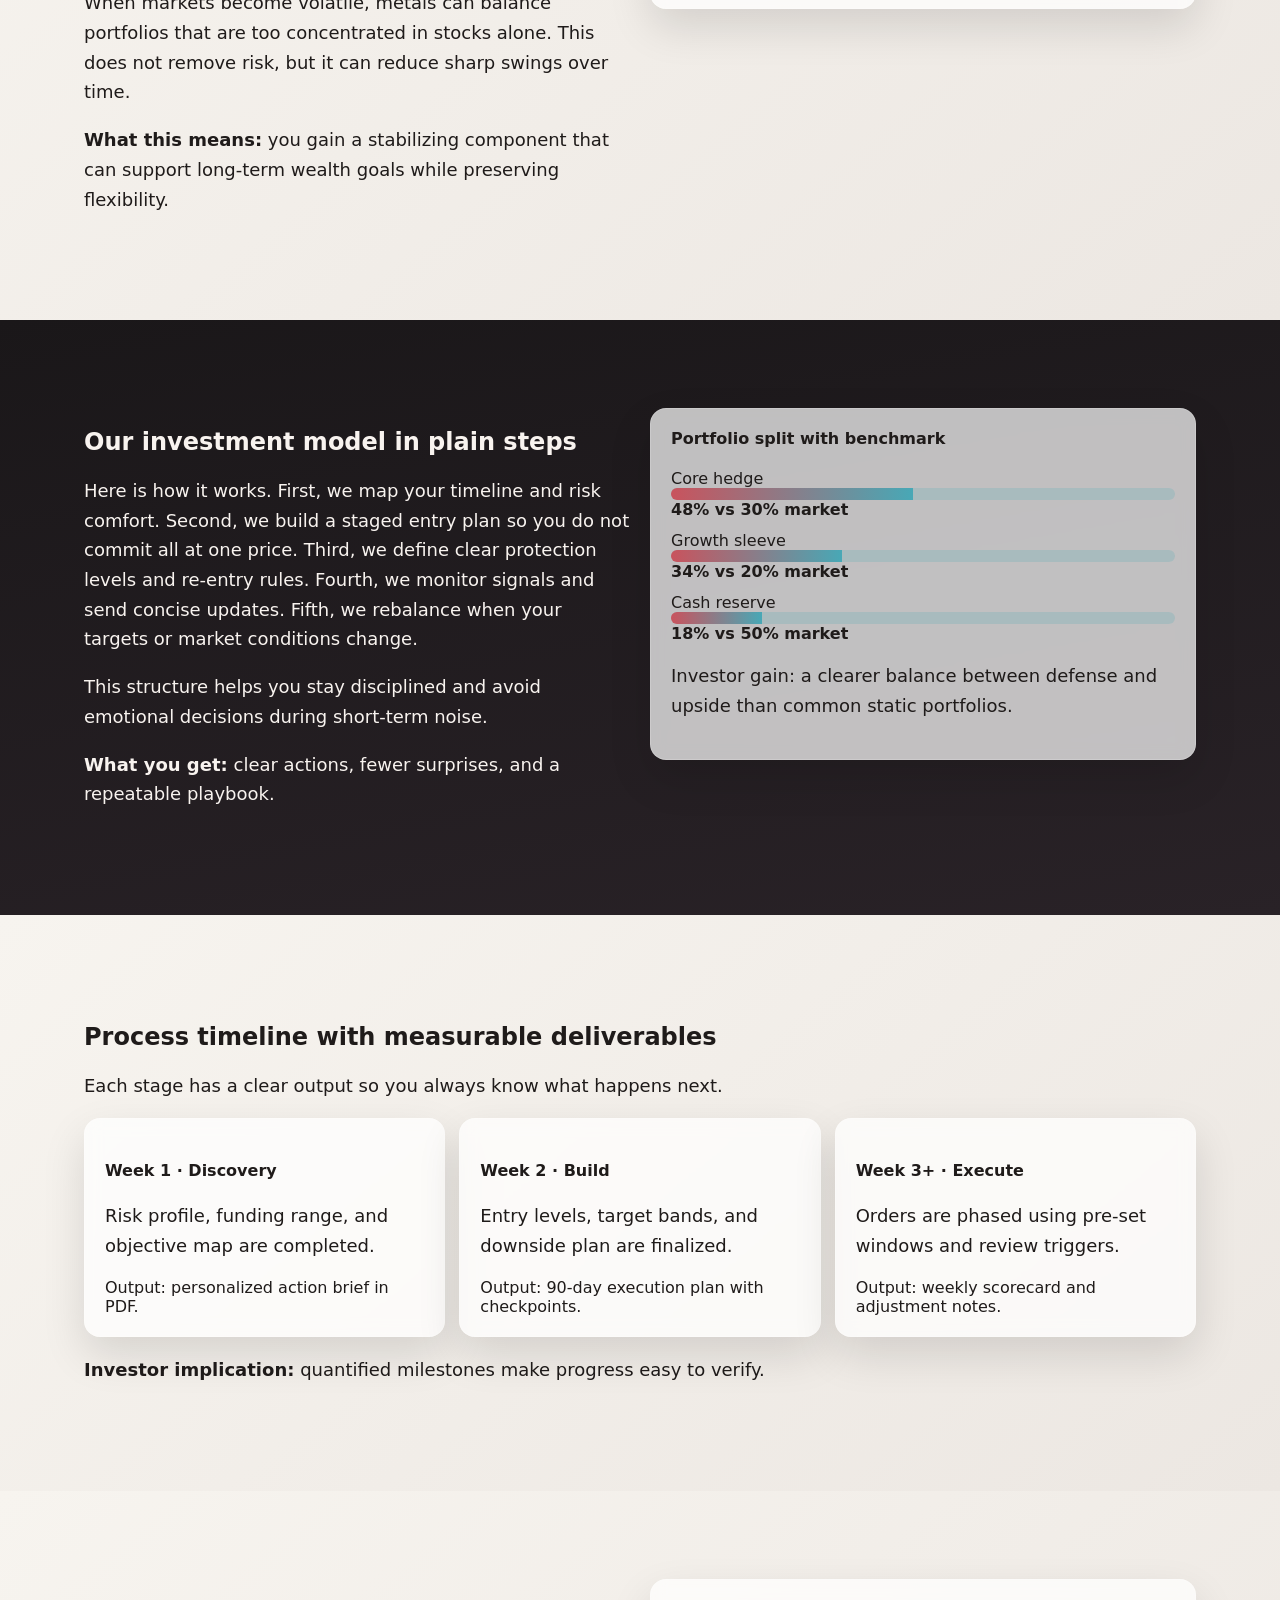
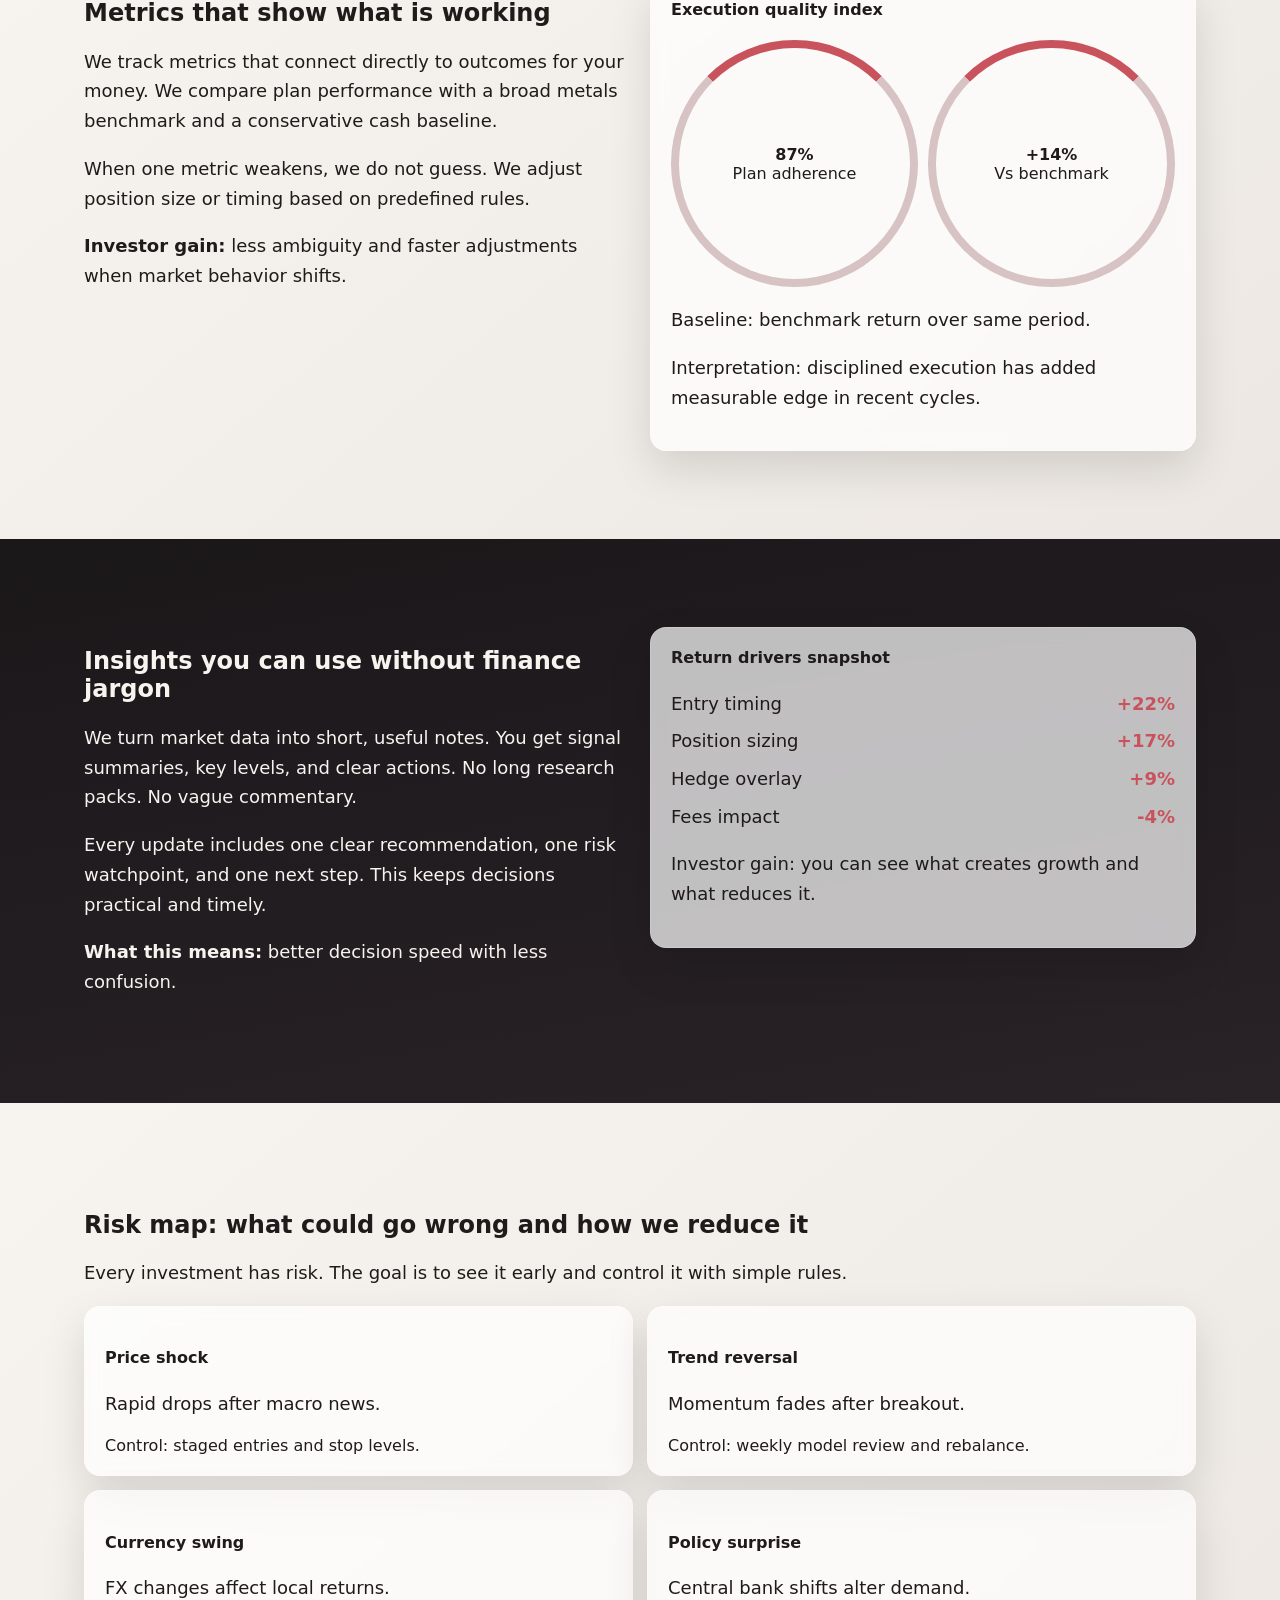
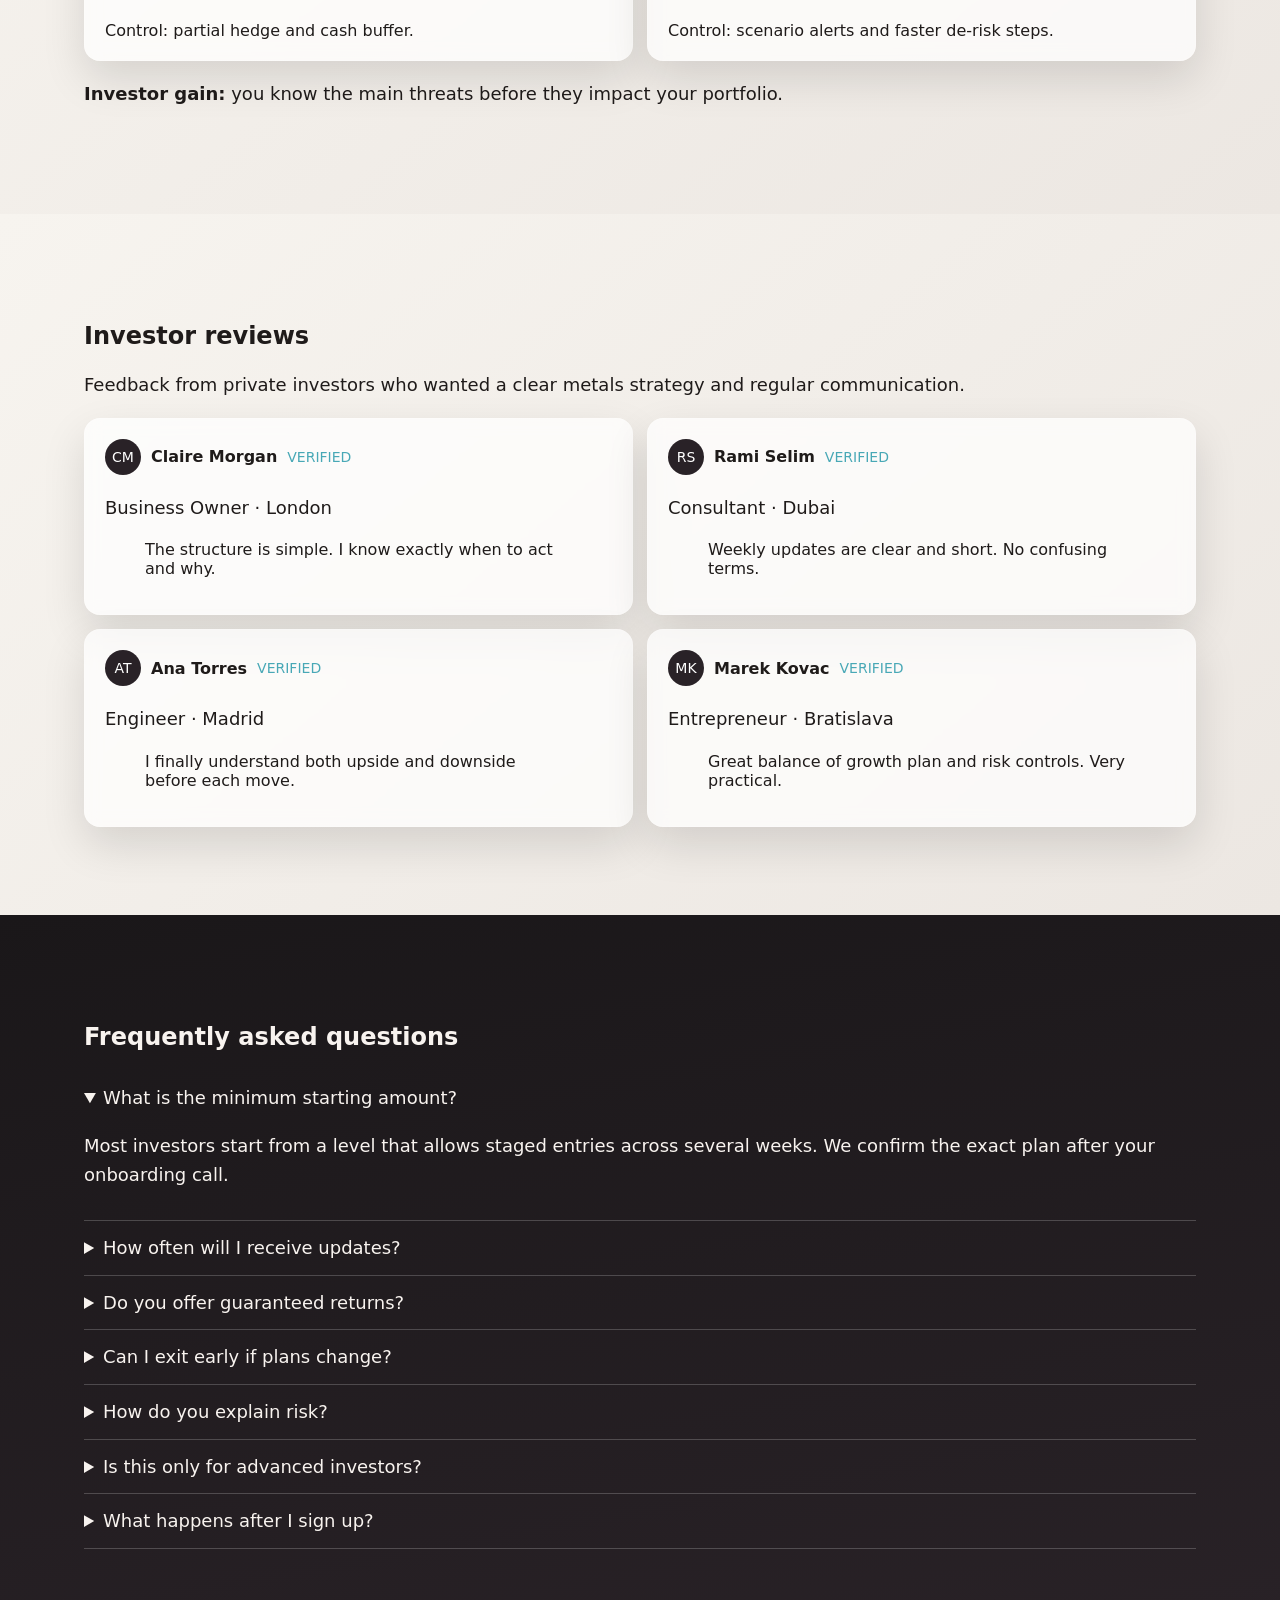
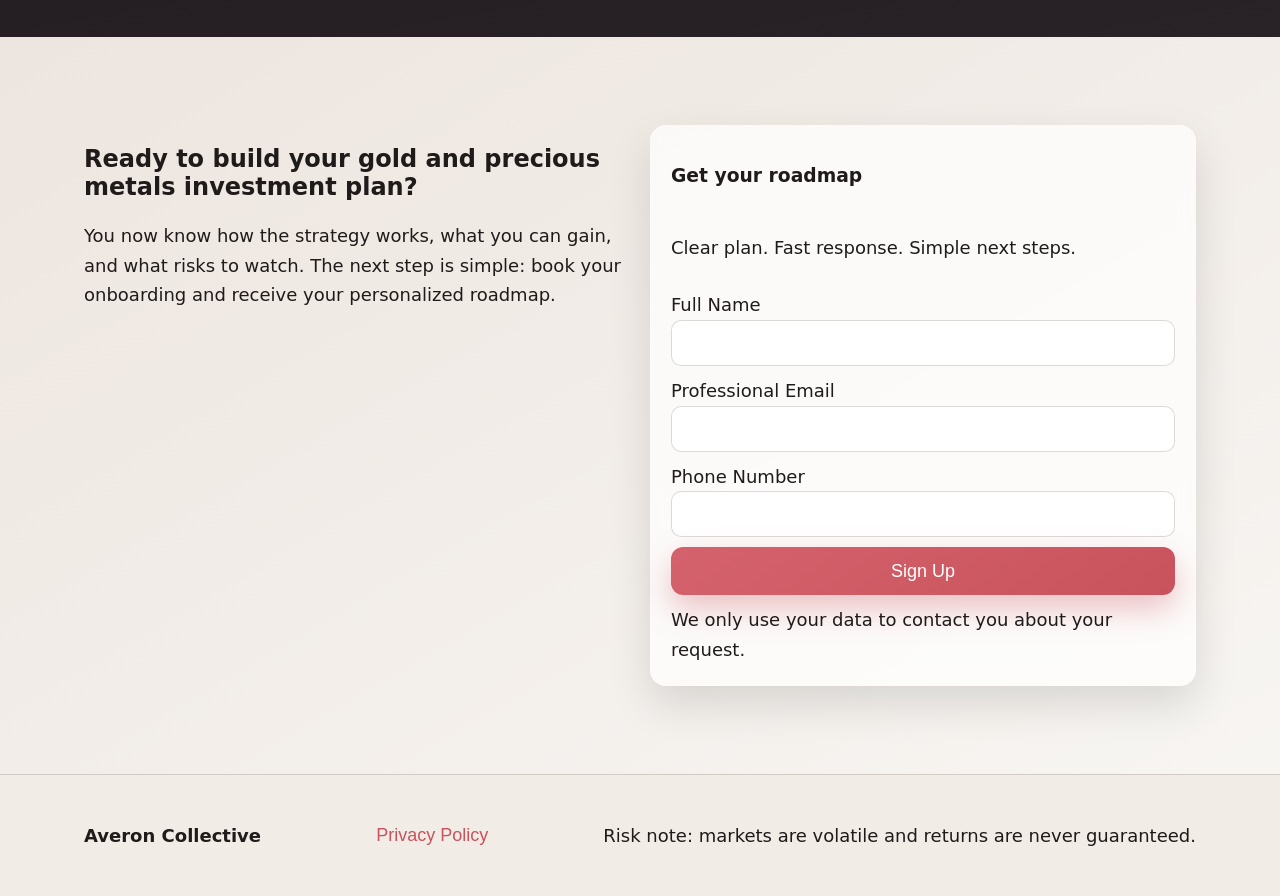
<file: it/index.html>
<!doctype html>
<html lang="en">
<head>
  <meta charset="utf-8">
  <meta name="viewport" content="width=device-width, initial-scale=1">
  <title>Averon Collective IT | Clear Gold Investment Website</title>
  <meta name="description" content="See Averon Collective’s English investor page explaining how gold and precious metals investments work, what you get, and key risks.">
  <link rel="canonical" href="https://averoncollective.com/it/index.html">
  <link rel="alternate" hreflang="en" href="https://averoncollective.com/index.html">
  <link rel="alternate" hreflang="de" href="https://averoncollective.com/de/index.html">
  <link rel="alternate" hreflang="fr" href="https://averoncollective.com/fr/index.html">
  <link rel="alternate" hreflang="es" href="https://averoncollective.com/es/index.html">
  <link rel="alternate" hreflang="it" href="https://averoncollective.com/it/index.html">
  <link rel="alternate" hreflang="tr" href="https://averoncollective.com/tr/index.html">
  <link rel="alternate" hreflang="pt" href="https://averoncollective.com/pt/index.html">
  <link rel="alternate" hreflang="ja" href="https://averoncollective.com/jp/index.html">
  <link rel="alternate" hreflang="sk" href="https://averoncollective.com/sk/index.html">
  <link rel="alternate" hreflang="nl-BE" href="https://averoncollective.com/be/index.html">
  <link rel="alternate" hreflang="x-default" href="https://averoncollective.com/index.html">
  <meta property="og:type" content="website">
  <meta property="og:title" content="Averon Collective IT | Clear Gold Investment Website">
  <meta property="og:description" content="See Averon Collective’s English investor page explaining how gold and precious metals investments work, what you get, and key risks.">
  <meta property="og:url" content="https://averoncollective.com/it/index.html">
  <meta property="og:image" content="https://averoncollective.com/assets/img/og-cover.jpg">
  <meta name="twitter:card" content="summary_large_image">
  <meta name="twitter:title" content="Averon Collective IT | Clear Gold Investment Website">
  <meta name="twitter:description" content="See Averon Collective’s English investor page explaining how gold and precious metals investments work, what you get, and key risks.">
  <meta name="twitter:image" content="https://averoncollective.com/assets/img/og-cover.jpg">
  <link rel="stylesheet" href="../assets/style.css">
  <script type="application/ld+json">{"@context":"https://schema.org","@type":"Organization","name":"Averon Collective","url":"https://averoncollective.com","logo":"https://averoncollective.com/assets/img/logo.png","sameAs":["https://www.linkedin.com/company/averoncollective"]}</script>
  <script type="application/ld+json">{"@context":"https://schema.org","@type":"WebSite","name":"Averon Collective","url":"https://averoncollective.com","potentialAction":{"@type":"SearchAction","target":"https://averoncollective.com/?q={search_term_string}","query-input":"required name=search_term_string"}}</script>
  <script type="application/ld+json">{"@context":"https://schema.org","@type":"Review","itemReviewed":{"@type":"Service","name":"Averon Collective Gold Strategy"},"author":{"@type":"Person","name":"Claire Morgan"},"reviewRating":{"@type":"Rating","ratingValue":"5","bestRating":"5"},"reviewBody":"Clear process, fast updates, and no confusing language."}</script>
</head>
<body>
  <header class="site-header">
    <div class="container header-row">
      <a class="brand" href="../index.html">Averon Collective</a>
      <nav class="desktop-nav" aria-label="Primary navigation">
        <a href="#why">Why Now</a><a href="#model">Model</a><a href="#process">Process</a><a href="#insights">Insights</a><a href="#risk">Risk</a><a href="#faq">FAQ</a>
      </nav>
      <div class="header-actions">
        <div class="lang-dropdown" data-dropdown>
          <button class="btn lang-btn" aria-haspopup="true" aria-expanded="false">Italiano</button>
          <div class="lang-menu" role="menu"><a href="../index.html" data-lang="English"><span class="flag">🇬🇧</span>English</a>
<a href="../de/index.html" data-lang="Deutsch"><span class="flag">🇩🇪</span>Deutsch</a>
<a href="../fr/index.html" data-lang="Français"><span class="flag">🇫🇷</span>Français</a>
<a href="../es/index.html" data-lang="Español"><span class="flag">🇪🇸</span>Español</a>
<a href="../it/index.html" data-lang="Italiano"><span class="flag">🇮🇹</span>Italiano</a>
<a href="../tr/index.html" data-lang="Türkçe"><span class="flag">🇹🇷</span>Türkçe</a>
<a href="../pt/index.html" data-lang="Português"><span class="flag">🇵🇹</span>Português</a>
<a href="../jp/index.html" data-lang="日本語"><span class="flag">🇯🇵</span>日本語</a>
<a href="../sk/index.html" data-lang="Slovenčina"><span class="flag">🇸🇰</span>Slovenčina</a>
<a href="../be/index.html" data-lang="Belgium"><span class="flag">🇧🇪</span>Belgium</a></div>
        </div>
        <a href="#signup" class="btn primary">Sign Up</a>
        <button class="burger" aria-label="Open navigation" aria-expanded="false" aria-controls="mobileDrawer"><span></span><span></span><span></span></button>
      </div>
    </div>
  </header>

  <aside class="mobile-drawer" id="mobileDrawer" aria-hidden="true">
    <div class="drawer-panel" role="dialog" aria-modal="true" aria-label="Mobile menu">
      <button class="drawer-close" aria-label="Close menu">×</button>
      <nav class="drawer-nav"><a href="#why">Why Now</a><a href="#model">Model</a><a href="#process">Process</a><a href="#insights">Insights</a><a href="#risk">Risk</a><a href="#faq">FAQ</a></nav>
      <div class="lang-menu inline" role="menu"><a href="../index.html" data-lang="English"><span class="flag">🇬🇧</span>English</a>
<a href="../de/index.html" data-lang="Deutsch"><span class="flag">🇩🇪</span>Deutsch</a>
<a href="../fr/index.html" data-lang="Français"><span class="flag">🇫🇷</span>Français</a>
<a href="../es/index.html" data-lang="Español"><span class="flag">🇪🇸</span>Español</a>
<a href="../it/index.html" data-lang="Italiano"><span class="flag">🇮🇹</span>Italiano</a>
<a href="../tr/index.html" data-lang="Türkçe"><span class="flag">🇹🇷</span>Türkçe</a>
<a href="../pt/index.html" data-lang="Português"><span class="flag">🇵🇹</span>Português</a>
<a href="../jp/index.html" data-lang="日本語"><span class="flag">🇯🇵</span>日本語</a>
<a href="../sk/index.html" data-lang="Slovenčina"><span class="flag">🇸🇰</span>Slovenčina</a>
<a href="../be/index.html" data-lang="Belgium"><span class="flag">🇧🇪</span>Belgium</a></div>
      <a href="#signup" class="btn primary">Sign Up</a>
    </div>
  </aside>
  <div class="drawer-overlay"></div>

  <main>
    <section class="hero section-dark">
      <div class="mesh"></div>
      <div class="container hero-grid">
        <div>
          <p class="kicker">Gold & Precious Metals Investments</p>
          <h1>Gold and precious metals investments built for long-term investors who want clarity</h1>
          <p>Gold and precious metals investments can protect buying power when prices rise and markets feel uncertain. Averon Collective gives you a simple plan, clear updates, and direct support so you know what is happening with your money. You get a defined process, transparent costs, and regular check-ins that keep your strategy on track.</p>
          <article class="performance-panel" aria-label="Performance range">
            <h3>Historical outcome range during favorable periods</h3>
            <div class="split-metrics">
              <div><strong>8–15%</strong><span>Monthly range</span></div>
              <div><strong>80–200%</strong><span>Annual range</span></div>
            </div>
            <p>Returns depend on market conditions. Not guaranteed.</p>
          </article>
        </div>
        <form class="lead-form" id="signup">
          <h2>Start with a clear investment call</h2>
          <p>Share your details. We send a practical action plan in one business day.</p>
          <label>Full Name<input type="text" name="name" required></label>
          <label>Professional Email<input type="email" name="email" required></label>
          <label>Phone Number<input type="tel" name="phone" required></label>
          <button class="btn primary" type="submit">Sign Up</button>
          <small>Your information is kept private and only used to contact you.</small>
        </form>
      </div>
    </section>

    <section class="kpi-strip section-light">
      <div class="container kpi-grid">
        <article><h3>24h</h3><p>Average response time for new investor requests.</p><span>Fast start means fewer missed market windows.</span></article>
        <article><h3>Weekly</h3><p>Portfolio snapshot with entry zones and protection levels.</p><span>You always know where your plan stands.</span></article>
        <article><h3>3 Layers</h3><p>Physical metals, liquid market exposure, and tactical reserve.</p><span>Multiple layers reduce single-point failure.</span></article>
      </div>
    </section>

    <section id="why" class="section section-light">
      <div class="container split">
        <div>
          <h2>Why gold and precious metals investments matter right now</h2>
          <p>Gold and precious metals investments often attract attention when inflation stays high, debt levels grow, and confidence in paper assets weakens. These metals are finite, widely recognized, and easy to track in public markets.</p>
          <p>When markets become volatile, metals can balance portfolios that are too concentrated in stocks alone. This does not remove risk, but it can reduce sharp swings over time.</p>
          <p><strong>What this means:</strong> you gain a stabilizing component that can support long-term wealth goals while preserving flexibility.</p>
        </div>
        <div class="visual-card">
          <h4>Macro pressure map</h4>
          <ul>
            <li><span>Inflation trend</span><b>Above 3% baseline</b></li>
            <li><span>Debt expansion</span><b>Rising 11% YoY</b></li>
            <li><span>Currency confidence</span><b>Mixed sentiment</b></li>
          </ul>
          <p>Investor gain: metals can provide a defensive layer when confidence drops.</p>
        </div>
      </div>
    </section>

    <section id="model" class="section section-dark">
      <div class="container split reverse">
        <div class="visual-card chart bars">
          <h4>Portfolio split with benchmark</h4>
          <div class="seg"><span>Core hedge</span><div><i style="width:48%"></i></div><b>48% vs 30% market</b></div>
          <div class="seg"><span>Growth sleeve</span><div><i style="width:34%"></i></div><b>34% vs 20% market</b></div>
          <div class="seg"><span>Cash reserve</span><div><i style="width:18%"></i></div><b>18% vs 50% market</b></div>
          <p>Investor gain: a clearer balance between defense and upside than common static portfolios.</p>
        </div>
        <div>
          <h2>Our investment model in plain steps</h2>
          <p>Here is how it works. First, we map your timeline and risk comfort. Second, we build a staged entry plan so you do not commit all at one price. Third, we define clear protection levels and re-entry rules. Fourth, we monitor signals and send concise updates. Fifth, we rebalance when your targets or market conditions change.</p>
          <p>This structure helps you stay disciplined and avoid emotional decisions during short-term noise.</p>
          <p><strong>What you get:</strong> clear actions, fewer surprises, and a repeatable playbook.</p>
        </div>
      </div>
    </section>

    <section id="process" class="section section-light">
      <div class="container">
        <h2>Process timeline with measurable deliverables</h2>
        <p>Each stage has a clear output so you always know what happens next.</p>
        <div class="timeline">
          <article><h4>Week 1 · Discovery</h4><p>Risk profile, funding range, and objective map are completed.</p><span>Output: personalized action brief in PDF.</span></article>
          <article><h4>Week 2 · Build</h4><p>Entry levels, target bands, and downside plan are finalized.</p><span>Output: 90-day execution plan with checkpoints.</span></article>
          <article><h4>Week 3+ · Execute</h4><p>Orders are phased using pre-set windows and review triggers.</p><span>Output: weekly scorecard and adjustment notes.</span></article>
        </div>
        <p><strong>Investor implication:</strong> quantified milestones make progress easy to verify.</p>
      </div>
    </section>

    <section class="section section-light" id="metrics">
      <div class="container split">
        <div>
          <h2>Metrics that show what is working</h2>
          <p>We track metrics that connect directly to outcomes for your money. We compare plan performance with a broad metals benchmark and a conservative cash baseline.</p>
          <p>When one metric weakens, we do not guess. We adjust position size or timing based on predefined rules.</p>
          <p><strong>Investor gain:</strong> less ambiguity and faster adjustments when market behavior shifts.</p>
        </div>
        <div class="visual-card ring-wrap">
          <h4>Execution quality index</h4>
          <div class="rings"><div><b>87%</b><span>Plan adherence</span></div><div><b>+14%</b><span>Vs benchmark</span></div></div>
          <p>Baseline: benchmark return over same period.</p>
          <p>Interpretation: disciplined execution has added measurable edge in recent cycles.</p>
        </div>
      </div>
    </section>

    <section id="insights" class="section section-dark">
      <div class="container split reverse">
        <div class="visual-card waterfall">
          <h4>Return drivers snapshot</h4>
          <ul>
            <li><span>Entry timing</span><b>+22%</b></li>
            <li><span>Position sizing</span><b>+17%</b></li>
            <li><span>Hedge overlay</span><b>+9%</b></li>
            <li><span>Fees impact</span><b>-4%</b></li>
          </ul>
          <p>Investor gain: you can see what creates growth and what reduces it.</p>
        </div>
        <div>
          <h2>Insights you can use without finance jargon</h2>
          <p>We turn market data into short, useful notes. You get signal summaries, key levels, and clear actions. No long research packs. No vague commentary.</p>
          <p>Every update includes one clear recommendation, one risk watchpoint, and one next step. This keeps decisions practical and timely.</p>
          <p><strong>What this means:</strong> better decision speed with less confusion.</p>
        </div>
      </div>
    </section>

    <section id="risk" class="section section-light">
      <div class="container">
        <h2>Risk map: what could go wrong and how we reduce it</h2>
        <p>Every investment has risk. The goal is to see it early and control it with simple rules.</p>
        <div class="risk-grid">
          <article><h4>Price shock</h4><p>Rapid drops after macro news.</p><span>Control: staged entries and stop levels.</span></article>
          <article><h4>Trend reversal</h4><p>Momentum fades after breakout.</p><span>Control: weekly model review and rebalance.</span></article>
          <article><h4>Currency swing</h4><p>FX changes affect local returns.</p><span>Control: partial hedge and cash buffer.</span></article>
          <article><h4>Policy surprise</h4><p>Central bank shifts alter demand.</p><span>Control: scenario alerts and faster de-risk steps.</span></article>
        </div>
        <p><strong>Investor gain:</strong> you know the main threats before they impact your portfolio.</p>
      </div>
    </section>

    <section class="section section-light" id="reviews">
      <div class="container">
        <h2>Investor reviews</h2>
        <p>Feedback from private investors who wanted a clear metals strategy and regular communication.</p>
        <div class="reviews-grid">
          <article><div class="meta"><span class="avatar">CM</span><strong>Claire Morgan</strong><em>VERIFIED</em></div><p class="title">Business Owner · London</p><blockquote>The structure is simple. I know exactly when to act and why.</blockquote></article>
          <article><div class="meta"><span class="avatar">RS</span><strong>Rami Selim</strong><em>VERIFIED</em></div><p class="title">Consultant · Dubai</p><blockquote>Weekly updates are clear and short. No confusing terms.</blockquote></article>
          <article><div class="meta"><span class="avatar">AT</span><strong>Ana Torres</strong><em>VERIFIED</em></div><p class="title">Engineer · Madrid</p><blockquote>I finally understand both upside and downside before each move.</blockquote></article>
          <article><div class="meta"><span class="avatar">MK</span><strong>Marek Kovac</strong><em>VERIFIED</em></div><p class="title">Entrepreneur · Bratislava</p><blockquote>Great balance of growth plan and risk controls. Very practical.</blockquote></article>
        </div>
      </div>
    </section>

    <section id="faq" class="section section-dark">
      <div class="container">
        <h2>Frequently asked questions</h2>
        <div class="faq" data-faq>
          <details open><summary>What is the minimum starting amount?</summary><p>Most investors start from a level that allows staged entries across several weeks. We confirm the exact plan after your onboarding call.</p></details>
          <details><summary>How often will I receive updates?</summary><p>You receive a weekly summary plus fast alerts when market levels reach your trigger zones.</p></details>
          <details><summary>Do you offer guaranteed returns?</summary><p>No. Markets move up and down. We focus on disciplined execution and transparent reporting.</p></details>
          <details><summary>Can I exit early if plans change?</summary><p>Yes. You keep flexibility. We prepare exit pathways so you can reduce exposure without panic decisions.</p></details>
          <details><summary>How do you explain risk?</summary><p>We show each risk in simple language, then pair it with a clear mitigation action and review frequency.</p></details>
          <details><summary>Is this only for advanced investors?</summary><p>No. It is built for regular private investors who want a structured and understandable approach.</p></details>
          <details><summary>What happens after I sign up?</summary><p>You receive a contact confirmation, then a one-to-one call slot and your initial investment roadmap.</p></details>
        </div>
      </div>
    </section>

    <section class="section final-cta" id="final-cta">
      <div class="container split">
        <div>
          <h2>Ready to build your gold and precious metals investment plan?</h2>
          <p>You now know how the strategy works, what you can gain, and what risks to watch. The next step is simple: book your onboarding and receive your personalized roadmap.</p>
        </div>
        <form class="lead-form">
          <h3>Get your roadmap</h3>
          <p>Clear plan. Fast response. Simple next steps.</p>
          <label>Full Name<input type="text" required></label>
          <label>Professional Email<input type="email" required></label>
          <label>Phone Number<input type="tel" required></label>
          <button class="btn primary" type="submit">Sign Up</button>
          <small>We only use your data to contact you about your request.</small>
        </form>
      </div>
    </section>
  </main>

  <footer class="site-footer">
    <div class="container footer-row">
      <p><strong>Averon Collective</strong></p>
      <button class="privacy-link" data-open-privacy>Privacy Policy</button>
      <p>Risk note: markets are volatile and returns are never guaranteed.</p>
    </div>
  </footer>

  <div class="modal" id="privacyModal" aria-hidden="true" role="dialog" aria-modal="true" aria-label="Privacy Policy">
    <div class="modal-card">
      <button class="modal-x" data-close-privacy aria-label="Close privacy modal">×</button>
      <h2>Privacy Policy</h2>
      <div class="modal-body">
        <p><strong>Introduction:</strong> We respect your privacy and explain clearly how we handle data.</p>
        <p><strong>Data collection:</strong> We collect name, email, phone, and interaction data from forms and site usage.</p>
        <p><strong>Legal basis:</strong> We process data to answer requests, deliver services, and meet legal duties.</p>
        <p><strong>Cookies:</strong> We use essential and analytics cookies to improve site performance.</p>
        <p><strong>Retention:</strong> We store data only as long as needed for service and legal record rules.</p>
        <p><strong>Third-party sharing:</strong> We share data only with service providers that support secure operations.</p>
        <p><strong>Security:</strong> We use access controls, encryption, and monitoring to protect stored information.</p>
        <p><strong>User rights:</strong> You may request access, correction, deletion, or a copy of your personal data.</p>
        <p><strong>International transfers:</strong> If data moves across borders, we apply approved safeguards.</p>
        <p><strong>Industry risk disclosure:</strong> Investment-related communication may include market uncertainty and no guaranteed return outcomes.</p>
        <p><strong>Contact:</strong> Email privacy@averoncollective.com for any privacy request.</p>
      </div>
      <div class="modal-footer"><button class="btn" data-close-privacy>Close</button></div>
    </div>
  </div>

  <script type="application/ld+json">{"@context":"https://schema.org","@type":"FAQPage","mainEntity":[{"@type":"Question","name":"What is the minimum starting amount?","acceptedAnswer":{"@type":"Answer","text":"Most investors start with staged entries across several weeks."}},{"@type":"Question","name":"How often will I receive updates?","acceptedAnswer":{"@type":"Answer","text":"You receive a weekly summary and alerts when key levels are reached."}},{"@type":"Question","name":"Do you offer guaranteed returns?","acceptedAnswer":{"@type":"Answer","text":"No. Returns depend on market conditions and are not guaranteed."}}]}</script>
  <script src="../assets/app.js" defer></script>
</body>
</html>
</file>
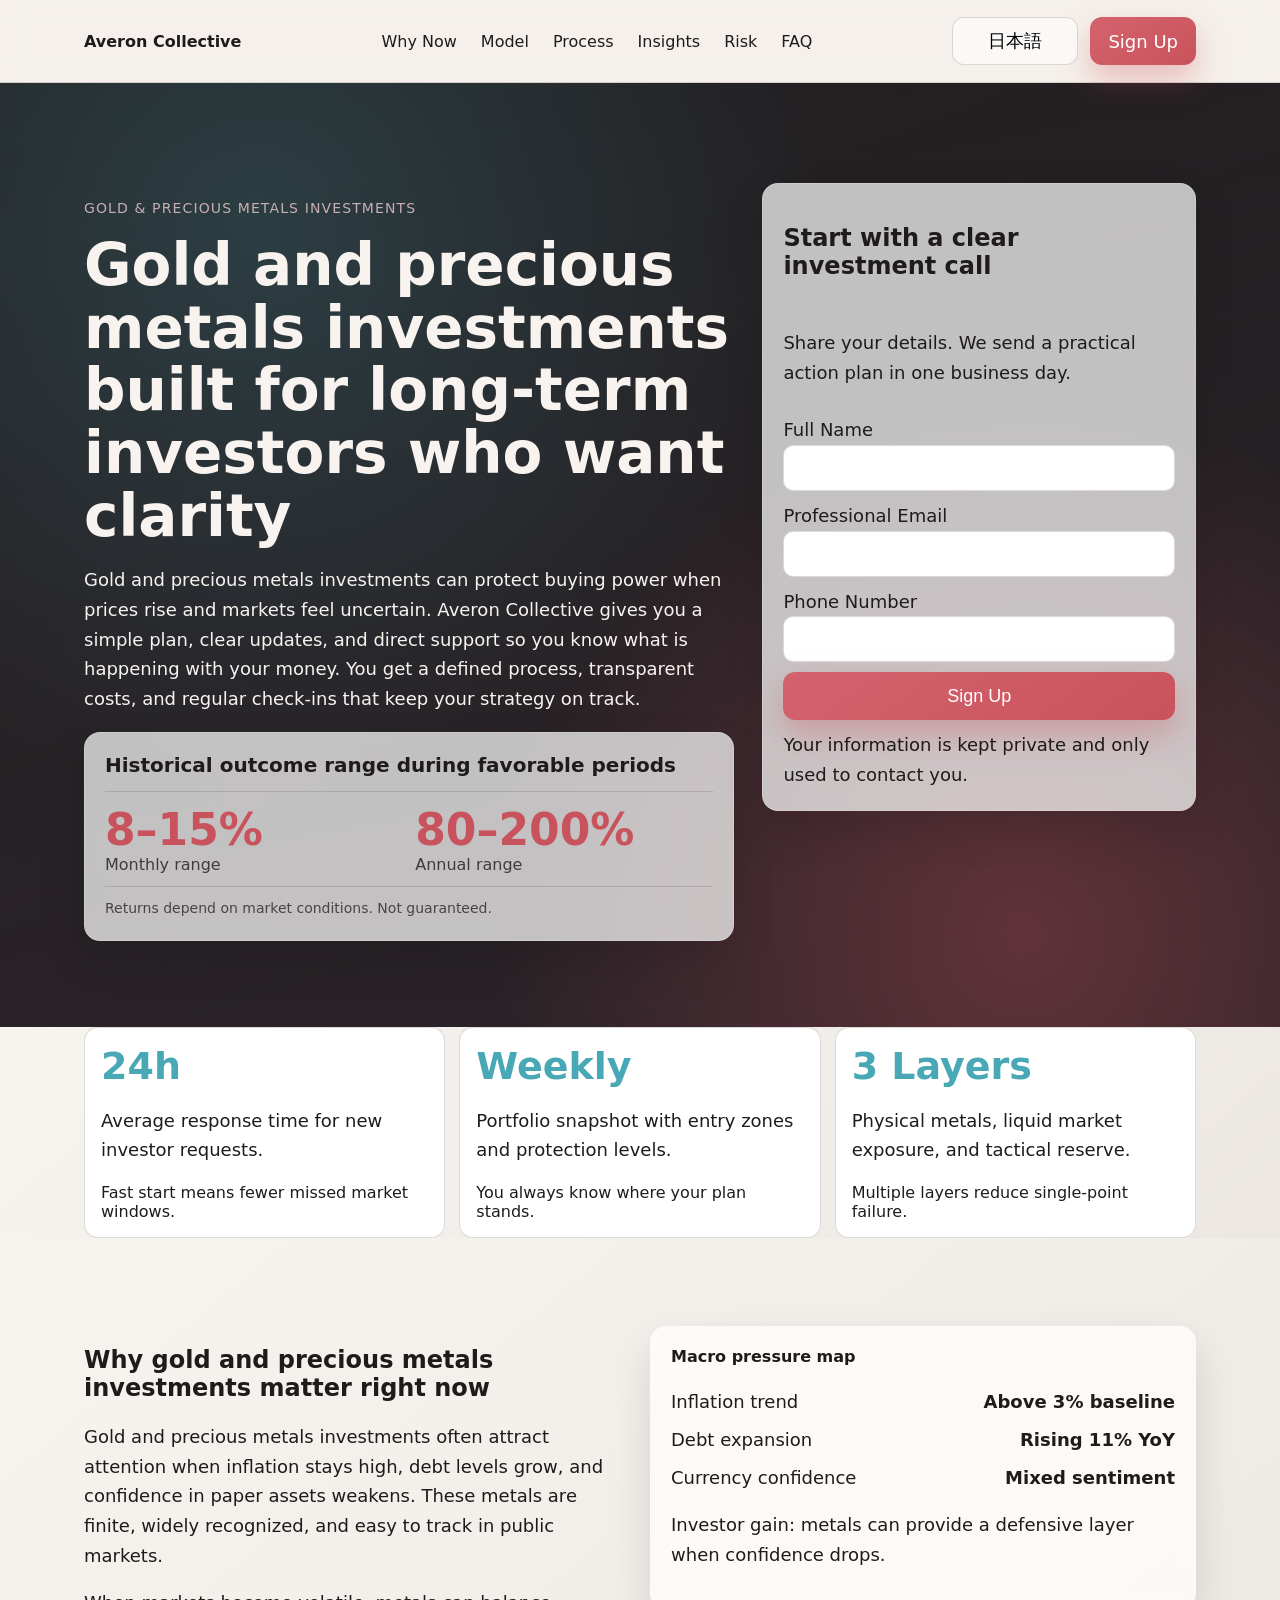
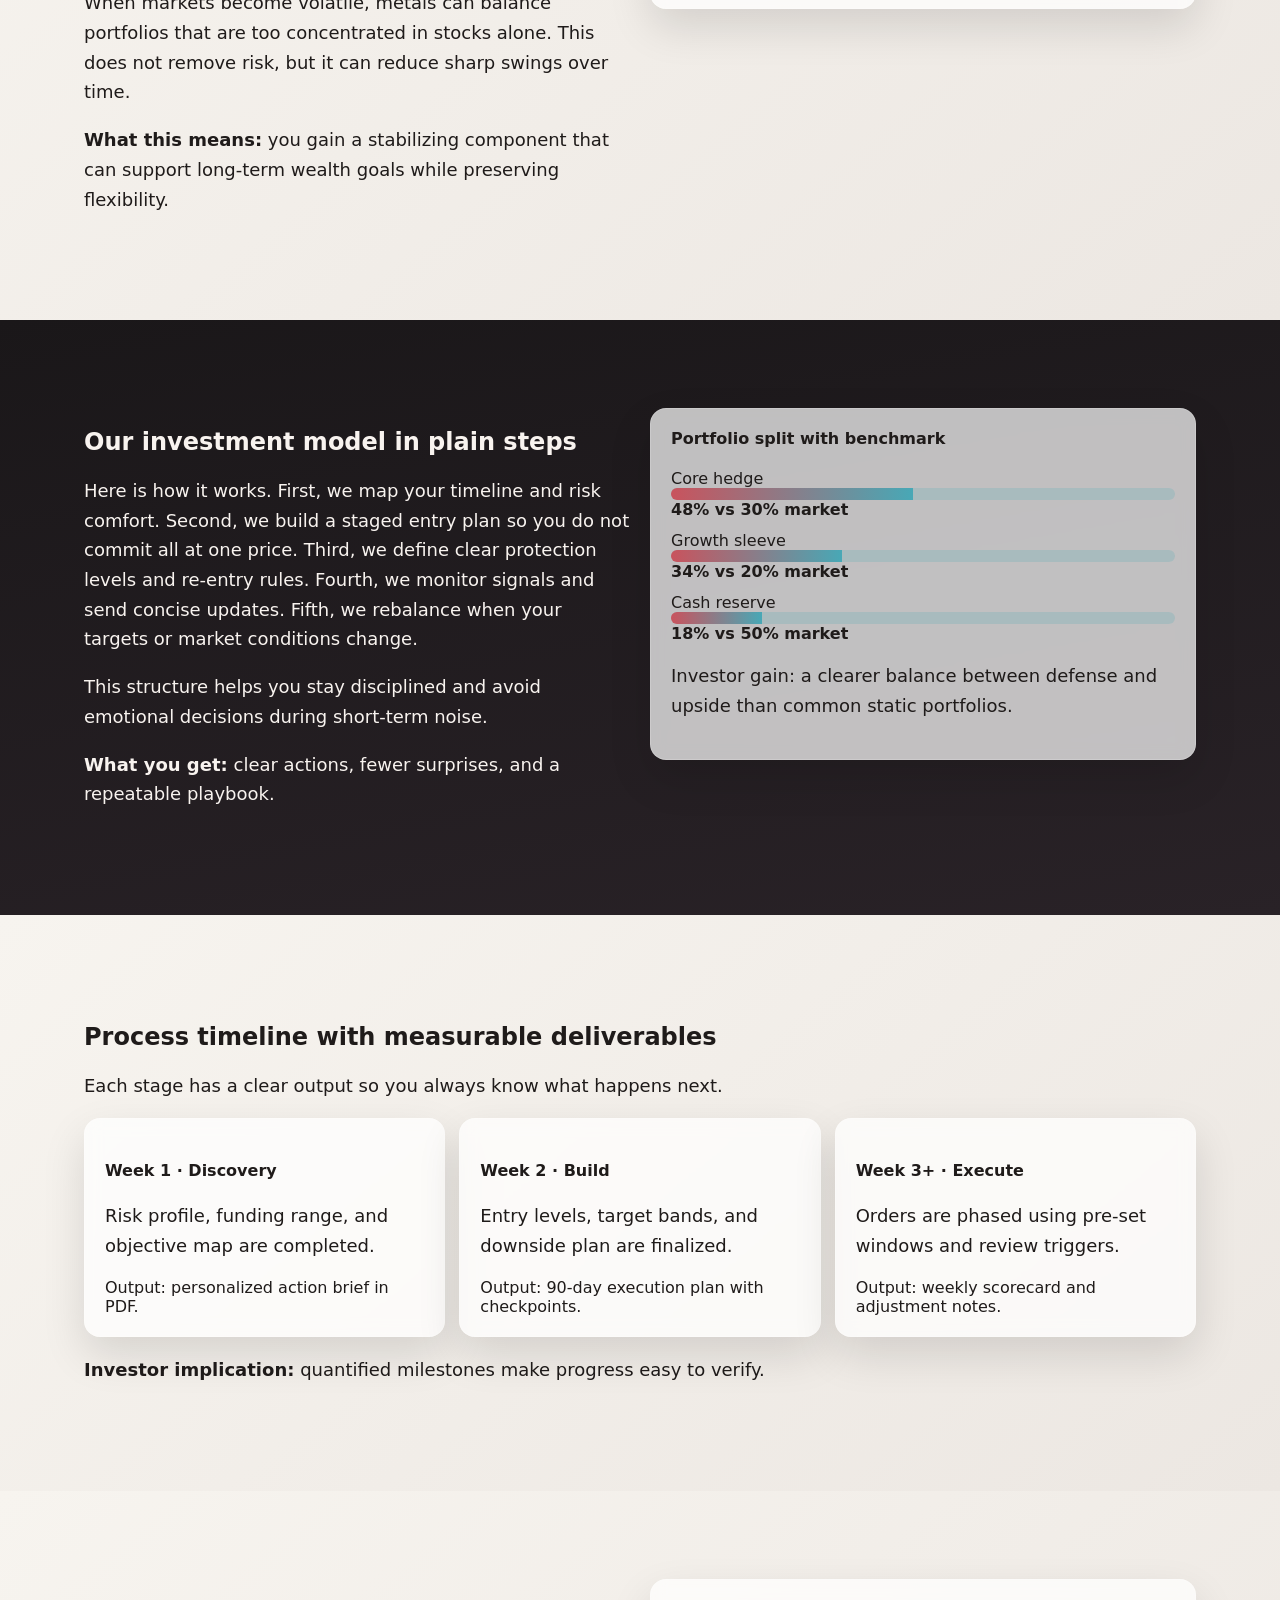
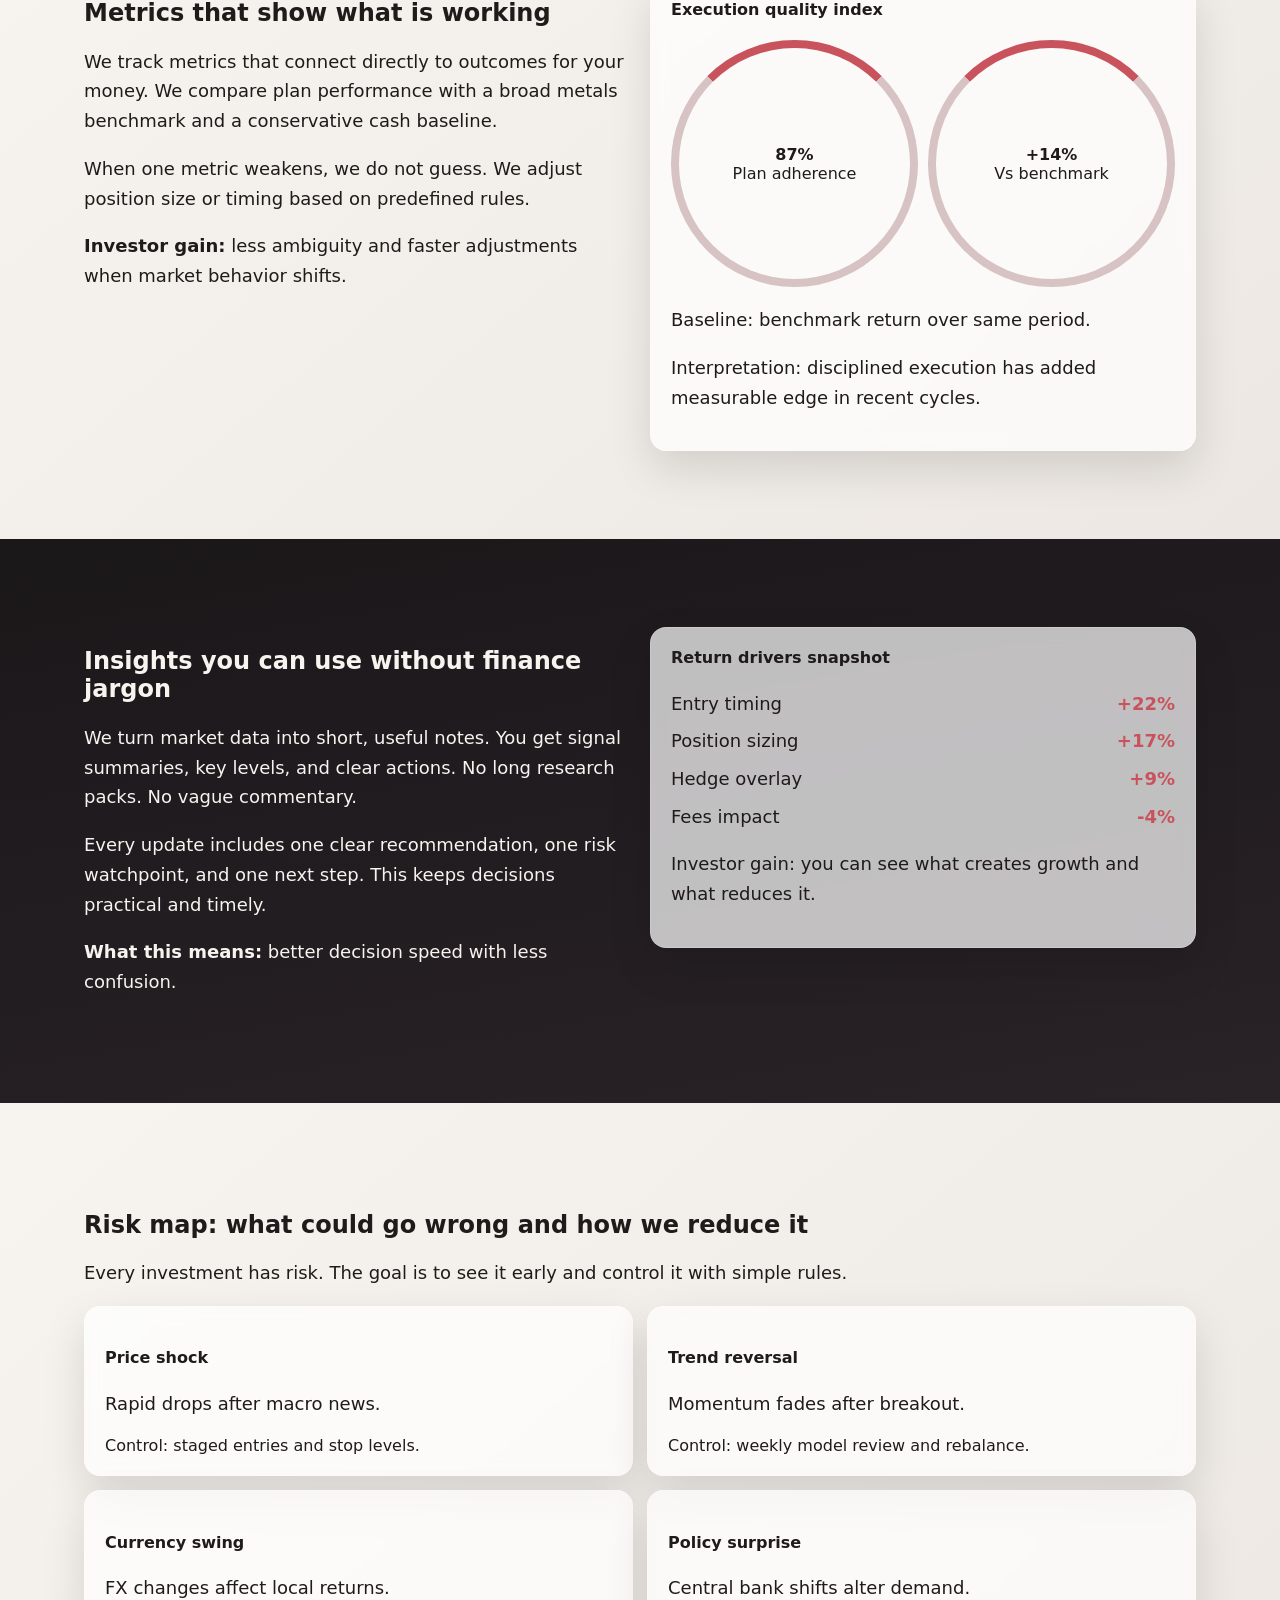
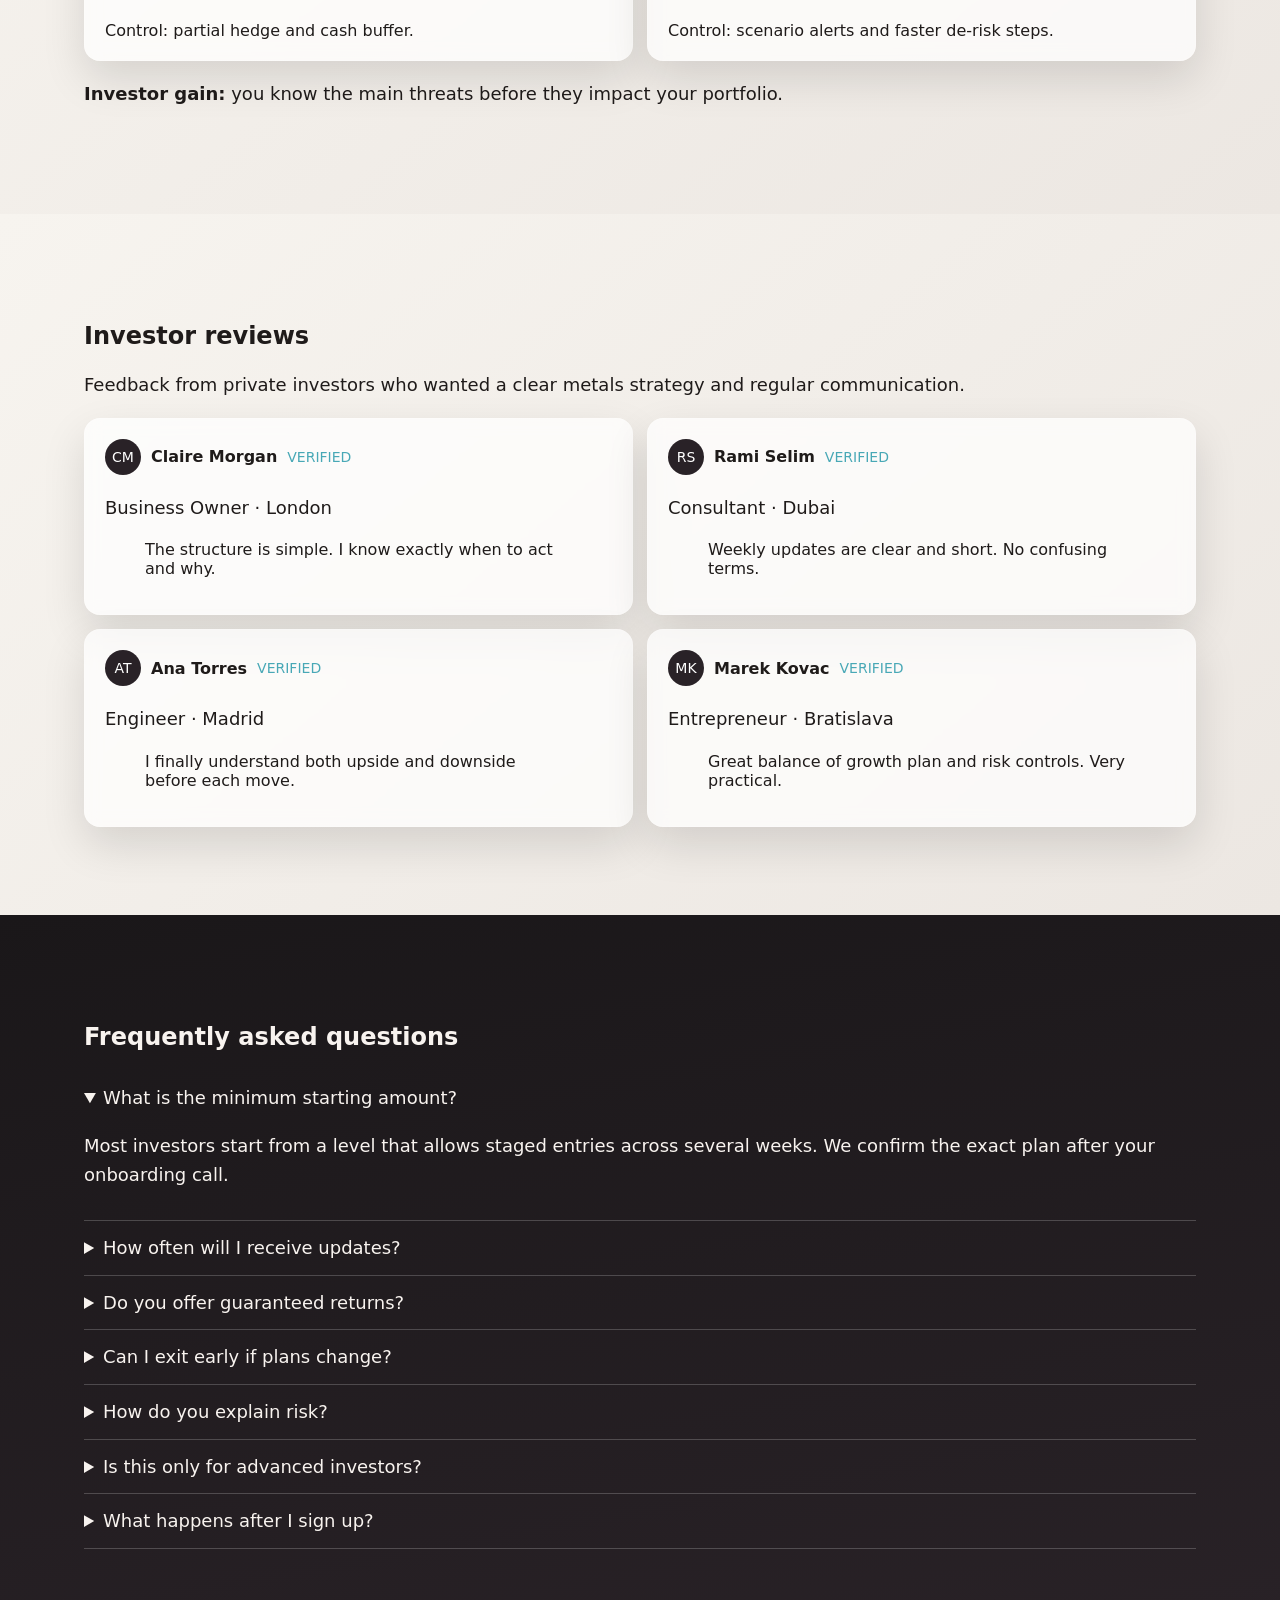
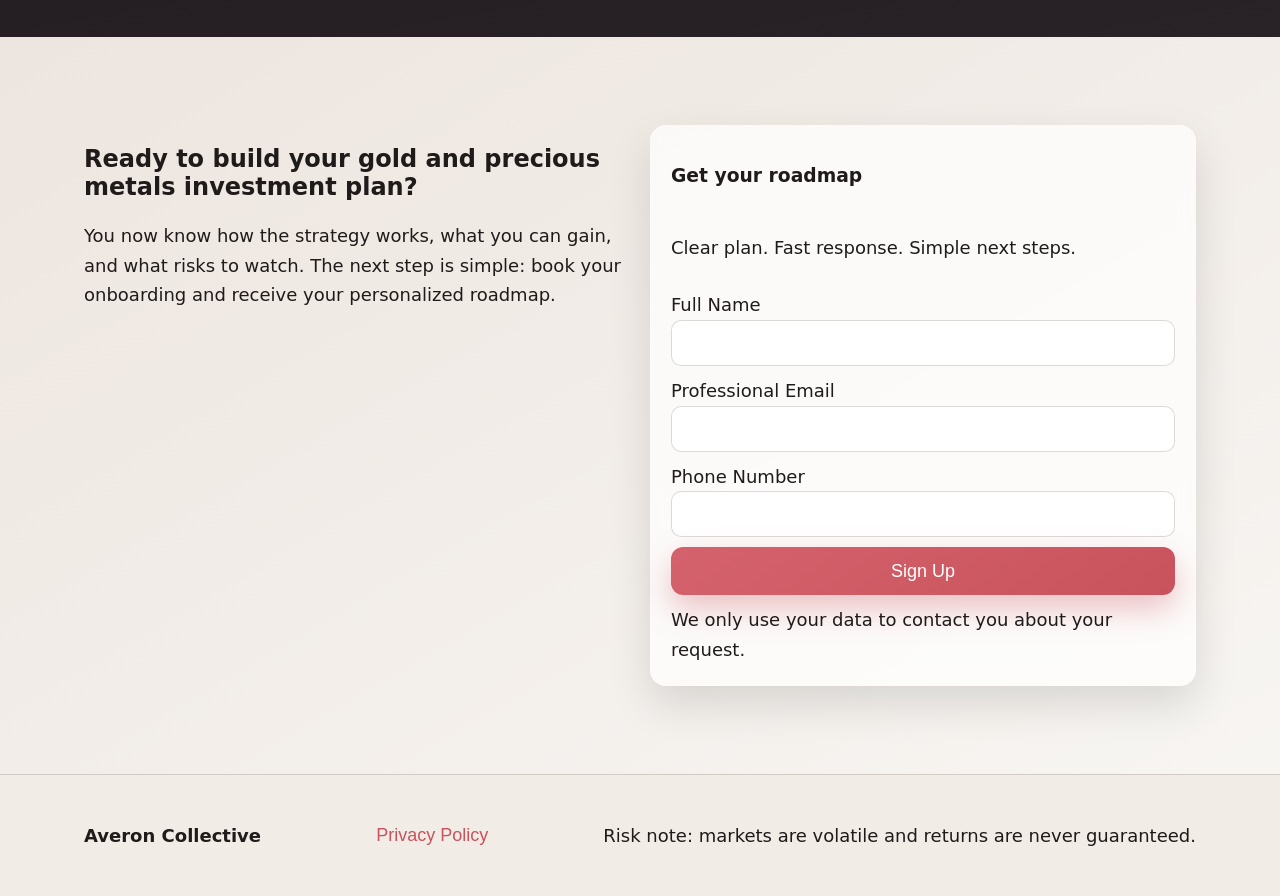
<file: jp/index.html>
<!doctype html>
<html lang="en">
<head>
  <meta charset="utf-8">
  <meta name="viewport" content="width=device-width, initial-scale=1">
  <title>Averon Collective JP | English Gold Investment Insights</title>
  <meta name="description" content="Understand Averon Collective’s English framework for gold and precious metals investing with transparent metrics and practical guidance.">
  <link rel="canonical" href="https://averoncollective.com/jp/index.html">
  <link rel="alternate" hreflang="en" href="https://averoncollective.com/index.html">
  <link rel="alternate" hreflang="de" href="https://averoncollective.com/de/index.html">
  <link rel="alternate" hreflang="fr" href="https://averoncollective.com/fr/index.html">
  <link rel="alternate" hreflang="es" href="https://averoncollective.com/es/index.html">
  <link rel="alternate" hreflang="it" href="https://averoncollective.com/it/index.html">
  <link rel="alternate" hreflang="tr" href="https://averoncollective.com/tr/index.html">
  <link rel="alternate" hreflang="pt" href="https://averoncollective.com/pt/index.html">
  <link rel="alternate" hreflang="ja" href="https://averoncollective.com/jp/index.html">
  <link rel="alternate" hreflang="sk" href="https://averoncollective.com/sk/index.html">
  <link rel="alternate" hreflang="nl-BE" href="https://averoncollective.com/be/index.html">
  <link rel="alternate" hreflang="x-default" href="https://averoncollective.com/index.html">
  <meta property="og:type" content="website">
  <meta property="og:title" content="Averon Collective JP | English Gold Investment Insights">
  <meta property="og:description" content="Understand Averon Collective’s English framework for gold and precious metals investing with transparent metrics and practical guidance.">
  <meta property="og:url" content="https://averoncollective.com/jp/index.html">
  <meta property="og:image" content="https://averoncollective.com/assets/img/og-cover.jpg">
  <meta name="twitter:card" content="summary_large_image">
  <meta name="twitter:title" content="Averon Collective JP | English Gold Investment Insights">
  <meta name="twitter:description" content="Understand Averon Collective’s English framework for gold and precious metals investing with transparent metrics and practical guidance.">
  <meta name="twitter:image" content="https://averoncollective.com/assets/img/og-cover.jpg">
  <link rel="stylesheet" href="../assets/style.css">
  <script type="application/ld+json">{"@context":"https://schema.org","@type":"Organization","name":"Averon Collective","url":"https://averoncollective.com","logo":"https://averoncollective.com/assets/img/logo.png","sameAs":["https://www.linkedin.com/company/averoncollective"]}</script>
  <script type="application/ld+json">{"@context":"https://schema.org","@type":"WebSite","name":"Averon Collective","url":"https://averoncollective.com","potentialAction":{"@type":"SearchAction","target":"https://averoncollective.com/?q={search_term_string}","query-input":"required name=search_term_string"}}</script>
  <script type="application/ld+json">{"@context":"https://schema.org","@type":"Review","itemReviewed":{"@type":"Service","name":"Averon Collective Gold Strategy"},"author":{"@type":"Person","name":"Claire Morgan"},"reviewRating":{"@type":"Rating","ratingValue":"5","bestRating":"5"},"reviewBody":"Clear process, fast updates, and no confusing language."}</script>
</head>
<body>
  <header class="site-header">
    <div class="container header-row">
      <a class="brand" href="../index.html">Averon Collective</a>
      <nav class="desktop-nav" aria-label="Primary navigation">
        <a href="#why">Why Now</a><a href="#model">Model</a><a href="#process">Process</a><a href="#insights">Insights</a><a href="#risk">Risk</a><a href="#faq">FAQ</a>
      </nav>
      <div class="header-actions">
        <div class="lang-dropdown" data-dropdown>
          <button class="btn lang-btn" aria-haspopup="true" aria-expanded="false">日本語</button>
          <div class="lang-menu" role="menu"><a href="../index.html" data-lang="English"><span class="flag">🇬🇧</span>English</a>
<a href="../de/index.html" data-lang="Deutsch"><span class="flag">🇩🇪</span>Deutsch</a>
<a href="../fr/index.html" data-lang="Français"><span class="flag">🇫🇷</span>Français</a>
<a href="../es/index.html" data-lang="Español"><span class="flag">🇪🇸</span>Español</a>
<a href="../it/index.html" data-lang="Italiano"><span class="flag">🇮🇹</span>Italiano</a>
<a href="../tr/index.html" data-lang="Türkçe"><span class="flag">🇹🇷</span>Türkçe</a>
<a href="../pt/index.html" data-lang="Português"><span class="flag">🇵🇹</span>Português</a>
<a href="../jp/index.html" data-lang="日本語"><span class="flag">🇯🇵</span>日本語</a>
<a href="../sk/index.html" data-lang="Slovenčina"><span class="flag">🇸🇰</span>Slovenčina</a>
<a href="../be/index.html" data-lang="Belgium"><span class="flag">🇧🇪</span>Belgium</a></div>
        </div>
        <a href="#signup" class="btn primary">Sign Up</a>
        <button class="burger" aria-label="Open navigation" aria-expanded="false" aria-controls="mobileDrawer"><span></span><span></span><span></span></button>
      </div>
    </div>
  </header>

  <aside class="mobile-drawer" id="mobileDrawer" aria-hidden="true">
    <div class="drawer-panel" role="dialog" aria-modal="true" aria-label="Mobile menu">
      <button class="drawer-close" aria-label="Close menu">×</button>
      <nav class="drawer-nav"><a href="#why">Why Now</a><a href="#model">Model</a><a href="#process">Process</a><a href="#insights">Insights</a><a href="#risk">Risk</a><a href="#faq">FAQ</a></nav>
      <div class="lang-menu inline" role="menu"><a href="../index.html" data-lang="English"><span class="flag">🇬🇧</span>English</a>
<a href="../de/index.html" data-lang="Deutsch"><span class="flag">🇩🇪</span>Deutsch</a>
<a href="../fr/index.html" data-lang="Français"><span class="flag">🇫🇷</span>Français</a>
<a href="../es/index.html" data-lang="Español"><span class="flag">🇪🇸</span>Español</a>
<a href="../it/index.html" data-lang="Italiano"><span class="flag">🇮🇹</span>Italiano</a>
<a href="../tr/index.html" data-lang="Türkçe"><span class="flag">🇹🇷</span>Türkçe</a>
<a href="../pt/index.html" data-lang="Português"><span class="flag">🇵🇹</span>Português</a>
<a href="../jp/index.html" data-lang="日本語"><span class="flag">🇯🇵</span>日本語</a>
<a href="../sk/index.html" data-lang="Slovenčina"><span class="flag">🇸🇰</span>Slovenčina</a>
<a href="../be/index.html" data-lang="Belgium"><span class="flag">🇧🇪</span>Belgium</a></div>
      <a href="#signup" class="btn primary">Sign Up</a>
    </div>
  </aside>
  <div class="drawer-overlay"></div>

  <main>
    <section class="hero section-dark">
      <div class="mesh"></div>
      <div class="container hero-grid">
        <div>
          <p class="kicker">Gold & Precious Metals Investments</p>
          <h1>Gold and precious metals investments built for long-term investors who want clarity</h1>
          <p>Gold and precious metals investments can protect buying power when prices rise and markets feel uncertain. Averon Collective gives you a simple plan, clear updates, and direct support so you know what is happening with your money. You get a defined process, transparent costs, and regular check-ins that keep your strategy on track.</p>
          <article class="performance-panel" aria-label="Performance range">
            <h3>Historical outcome range during favorable periods</h3>
            <div class="split-metrics">
              <div><strong>8–15%</strong><span>Monthly range</span></div>
              <div><strong>80–200%</strong><span>Annual range</span></div>
            </div>
            <p>Returns depend on market conditions. Not guaranteed.</p>
          </article>
        </div>
        <form class="lead-form" id="signup">
          <h2>Start with a clear investment call</h2>
          <p>Share your details. We send a practical action plan in one business day.</p>
          <label>Full Name<input type="text" name="name" required></label>
          <label>Professional Email<input type="email" name="email" required></label>
          <label>Phone Number<input type="tel" name="phone" required></label>
          <button class="btn primary" type="submit">Sign Up</button>
          <small>Your information is kept private and only used to contact you.</small>
        </form>
      </div>
    </section>

    <section class="kpi-strip section-light">
      <div class="container kpi-grid">
        <article><h3>24h</h3><p>Average response time for new investor requests.</p><span>Fast start means fewer missed market windows.</span></article>
        <article><h3>Weekly</h3><p>Portfolio snapshot with entry zones and protection levels.</p><span>You always know where your plan stands.</span></article>
        <article><h3>3 Layers</h3><p>Physical metals, liquid market exposure, and tactical reserve.</p><span>Multiple layers reduce single-point failure.</span></article>
      </div>
    </section>

    <section id="why" class="section section-light">
      <div class="container split">
        <div>
          <h2>Why gold and precious metals investments matter right now</h2>
          <p>Gold and precious metals investments often attract attention when inflation stays high, debt levels grow, and confidence in paper assets weakens. These metals are finite, widely recognized, and easy to track in public markets.</p>
          <p>When markets become volatile, metals can balance portfolios that are too concentrated in stocks alone. This does not remove risk, but it can reduce sharp swings over time.</p>
          <p><strong>What this means:</strong> you gain a stabilizing component that can support long-term wealth goals while preserving flexibility.</p>
        </div>
        <div class="visual-card">
          <h4>Macro pressure map</h4>
          <ul>
            <li><span>Inflation trend</span><b>Above 3% baseline</b></li>
            <li><span>Debt expansion</span><b>Rising 11% YoY</b></li>
            <li><span>Currency confidence</span><b>Mixed sentiment</b></li>
          </ul>
          <p>Investor gain: metals can provide a defensive layer when confidence drops.</p>
        </div>
      </div>
    </section>

    <section id="model" class="section section-dark">
      <div class="container split reverse">
        <div class="visual-card chart bars">
          <h4>Portfolio split with benchmark</h4>
          <div class="seg"><span>Core hedge</span><div><i style="width:48%"></i></div><b>48% vs 30% market</b></div>
          <div class="seg"><span>Growth sleeve</span><div><i style="width:34%"></i></div><b>34% vs 20% market</b></div>
          <div class="seg"><span>Cash reserve</span><div><i style="width:18%"></i></div><b>18% vs 50% market</b></div>
          <p>Investor gain: a clearer balance between defense and upside than common static portfolios.</p>
        </div>
        <div>
          <h2>Our investment model in plain steps</h2>
          <p>Here is how it works. First, we map your timeline and risk comfort. Second, we build a staged entry plan so you do not commit all at one price. Third, we define clear protection levels and re-entry rules. Fourth, we monitor signals and send concise updates. Fifth, we rebalance when your targets or market conditions change.</p>
          <p>This structure helps you stay disciplined and avoid emotional decisions during short-term noise.</p>
          <p><strong>What you get:</strong> clear actions, fewer surprises, and a repeatable playbook.</p>
        </div>
      </div>
    </section>

    <section id="process" class="section section-light">
      <div class="container">
        <h2>Process timeline with measurable deliverables</h2>
        <p>Each stage has a clear output so you always know what happens next.</p>
        <div class="timeline">
          <article><h4>Week 1 · Discovery</h4><p>Risk profile, funding range, and objective map are completed.</p><span>Output: personalized action brief in PDF.</span></article>
          <article><h4>Week 2 · Build</h4><p>Entry levels, target bands, and downside plan are finalized.</p><span>Output: 90-day execution plan with checkpoints.</span></article>
          <article><h4>Week 3+ · Execute</h4><p>Orders are phased using pre-set windows and review triggers.</p><span>Output: weekly scorecard and adjustment notes.</span></article>
        </div>
        <p><strong>Investor implication:</strong> quantified milestones make progress easy to verify.</p>
      </div>
    </section>

    <section class="section section-light" id="metrics">
      <div class="container split">
        <div>
          <h2>Metrics that show what is working</h2>
          <p>We track metrics that connect directly to outcomes for your money. We compare plan performance with a broad metals benchmark and a conservative cash baseline.</p>
          <p>When one metric weakens, we do not guess. We adjust position size or timing based on predefined rules.</p>
          <p><strong>Investor gain:</strong> less ambiguity and faster adjustments when market behavior shifts.</p>
        </div>
        <div class="visual-card ring-wrap">
          <h4>Execution quality index</h4>
          <div class="rings"><div><b>87%</b><span>Plan adherence</span></div><div><b>+14%</b><span>Vs benchmark</span></div></div>
          <p>Baseline: benchmark return over same period.</p>
          <p>Interpretation: disciplined execution has added measurable edge in recent cycles.</p>
        </div>
      </div>
    </section>

    <section id="insights" class="section section-dark">
      <div class="container split reverse">
        <div class="visual-card waterfall">
          <h4>Return drivers snapshot</h4>
          <ul>
            <li><span>Entry timing</span><b>+22%</b></li>
            <li><span>Position sizing</span><b>+17%</b></li>
            <li><span>Hedge overlay</span><b>+9%</b></li>
            <li><span>Fees impact</span><b>-4%</b></li>
          </ul>
          <p>Investor gain: you can see what creates growth and what reduces it.</p>
        </div>
        <div>
          <h2>Insights you can use without finance jargon</h2>
          <p>We turn market data into short, useful notes. You get signal summaries, key levels, and clear actions. No long research packs. No vague commentary.</p>
          <p>Every update includes one clear recommendation, one risk watchpoint, and one next step. This keeps decisions practical and timely.</p>
          <p><strong>What this means:</strong> better decision speed with less confusion.</p>
        </div>
      </div>
    </section>

    <section id="risk" class="section section-light">
      <div class="container">
        <h2>Risk map: what could go wrong and how we reduce it</h2>
        <p>Every investment has risk. The goal is to see it early and control it with simple rules.</p>
        <div class="risk-grid">
          <article><h4>Price shock</h4><p>Rapid drops after macro news.</p><span>Control: staged entries and stop levels.</span></article>
          <article><h4>Trend reversal</h4><p>Momentum fades after breakout.</p><span>Control: weekly model review and rebalance.</span></article>
          <article><h4>Currency swing</h4><p>FX changes affect local returns.</p><span>Control: partial hedge and cash buffer.</span></article>
          <article><h4>Policy surprise</h4><p>Central bank shifts alter demand.</p><span>Control: scenario alerts and faster de-risk steps.</span></article>
        </div>
        <p><strong>Investor gain:</strong> you know the main threats before they impact your portfolio.</p>
      </div>
    </section>

    <section class="section section-light" id="reviews">
      <div class="container">
        <h2>Investor reviews</h2>
        <p>Feedback from private investors who wanted a clear metals strategy and regular communication.</p>
        <div class="reviews-grid">
          <article><div class="meta"><span class="avatar">CM</span><strong>Claire Morgan</strong><em>VERIFIED</em></div><p class="title">Business Owner · London</p><blockquote>The structure is simple. I know exactly when to act and why.</blockquote></article>
          <article><div class="meta"><span class="avatar">RS</span><strong>Rami Selim</strong><em>VERIFIED</em></div><p class="title">Consultant · Dubai</p><blockquote>Weekly updates are clear and short. No confusing terms.</blockquote></article>
          <article><div class="meta"><span class="avatar">AT</span><strong>Ana Torres</strong><em>VERIFIED</em></div><p class="title">Engineer · Madrid</p><blockquote>I finally understand both upside and downside before each move.</blockquote></article>
          <article><div class="meta"><span class="avatar">MK</span><strong>Marek Kovac</strong><em>VERIFIED</em></div><p class="title">Entrepreneur · Bratislava</p><blockquote>Great balance of growth plan and risk controls. Very practical.</blockquote></article>
        </div>
      </div>
    </section>

    <section id="faq" class="section section-dark">
      <div class="container">
        <h2>Frequently asked questions</h2>
        <div class="faq" data-faq>
          <details open><summary>What is the minimum starting amount?</summary><p>Most investors start from a level that allows staged entries across several weeks. We confirm the exact plan after your onboarding call.</p></details>
          <details><summary>How often will I receive updates?</summary><p>You receive a weekly summary plus fast alerts when market levels reach your trigger zones.</p></details>
          <details><summary>Do you offer guaranteed returns?</summary><p>No. Markets move up and down. We focus on disciplined execution and transparent reporting.</p></details>
          <details><summary>Can I exit early if plans change?</summary><p>Yes. You keep flexibility. We prepare exit pathways so you can reduce exposure without panic decisions.</p></details>
          <details><summary>How do you explain risk?</summary><p>We show each risk in simple language, then pair it with a clear mitigation action and review frequency.</p></details>
          <details><summary>Is this only for advanced investors?</summary><p>No. It is built for regular private investors who want a structured and understandable approach.</p></details>
          <details><summary>What happens after I sign up?</summary><p>You receive a contact confirmation, then a one-to-one call slot and your initial investment roadmap.</p></details>
        </div>
      </div>
    </section>

    <section class="section final-cta" id="final-cta">
      <div class="container split">
        <div>
          <h2>Ready to build your gold and precious metals investment plan?</h2>
          <p>You now know how the strategy works, what you can gain, and what risks to watch. The next step is simple: book your onboarding and receive your personalized roadmap.</p>
        </div>
        <form class="lead-form">
          <h3>Get your roadmap</h3>
          <p>Clear plan. Fast response. Simple next steps.</p>
          <label>Full Name<input type="text" required></label>
          <label>Professional Email<input type="email" required></label>
          <label>Phone Number<input type="tel" required></label>
          <button class="btn primary" type="submit">Sign Up</button>
          <small>We only use your data to contact you about your request.</small>
        </form>
      </div>
    </section>
  </main>

  <footer class="site-footer">
    <div class="container footer-row">
      <p><strong>Averon Collective</strong></p>
      <button class="privacy-link" data-open-privacy>Privacy Policy</button>
      <p>Risk note: markets are volatile and returns are never guaranteed.</p>
    </div>
  </footer>

  <div class="modal" id="privacyModal" aria-hidden="true" role="dialog" aria-modal="true" aria-label="Privacy Policy">
    <div class="modal-card">
      <button class="modal-x" data-close-privacy aria-label="Close privacy modal">×</button>
      <h2>Privacy Policy</h2>
      <div class="modal-body">
        <p><strong>Introduction:</strong> We respect your privacy and explain clearly how we handle data.</p>
        <p><strong>Data collection:</strong> We collect name, email, phone, and interaction data from forms and site usage.</p>
        <p><strong>Legal basis:</strong> We process data to answer requests, deliver services, and meet legal duties.</p>
        <p><strong>Cookies:</strong> We use essential and analytics cookies to improve site performance.</p>
        <p><strong>Retention:</strong> We store data only as long as needed for service and legal record rules.</p>
        <p><strong>Third-party sharing:</strong> We share data only with service providers that support secure operations.</p>
        <p><strong>Security:</strong> We use access controls, encryption, and monitoring to protect stored information.</p>
        <p><strong>User rights:</strong> You may request access, correction, deletion, or a copy of your personal data.</p>
        <p><strong>International transfers:</strong> If data moves across borders, we apply approved safeguards.</p>
        <p><strong>Industry risk disclosure:</strong> Investment-related communication may include market uncertainty and no guaranteed return outcomes.</p>
        <p><strong>Contact:</strong> Email privacy@averoncollective.com for any privacy request.</p>
      </div>
      <div class="modal-footer"><button class="btn" data-close-privacy>Close</button></div>
    </div>
  </div>

  <script type="application/ld+json">{"@context":"https://schema.org","@type":"FAQPage","mainEntity":[{"@type":"Question","name":"What is the minimum starting amount?","acceptedAnswer":{"@type":"Answer","text":"Most investors start with staged entries across several weeks."}},{"@type":"Question","name":"How often will I receive updates?","acceptedAnswer":{"@type":"Answer","text":"You receive a weekly summary and alerts when key levels are reached."}},{"@type":"Question","name":"Do you offer guaranteed returns?","acceptedAnswer":{"@type":"Answer","text":"No. Returns depend on market conditions and are not guaranteed."}}]}</script>
  <script src="../assets/app.js" defer></script>
</body>
</html>
</file>
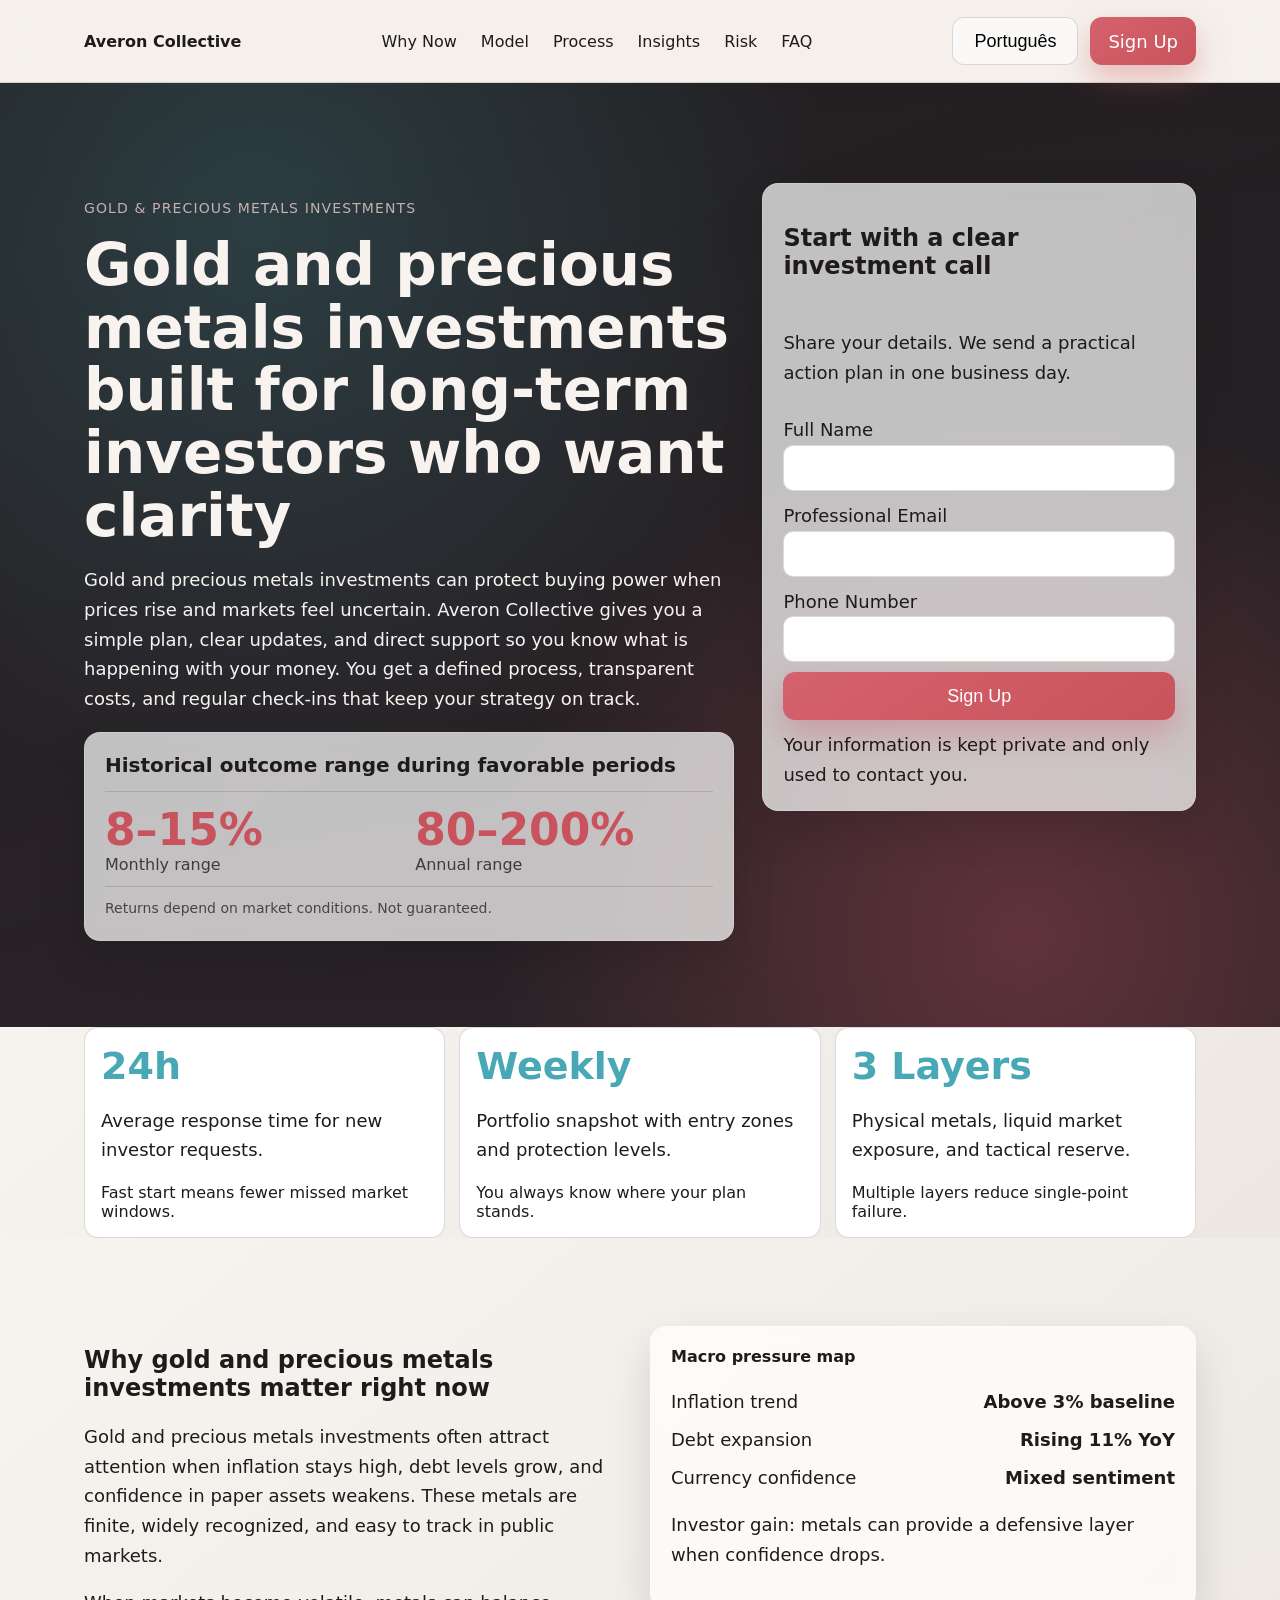
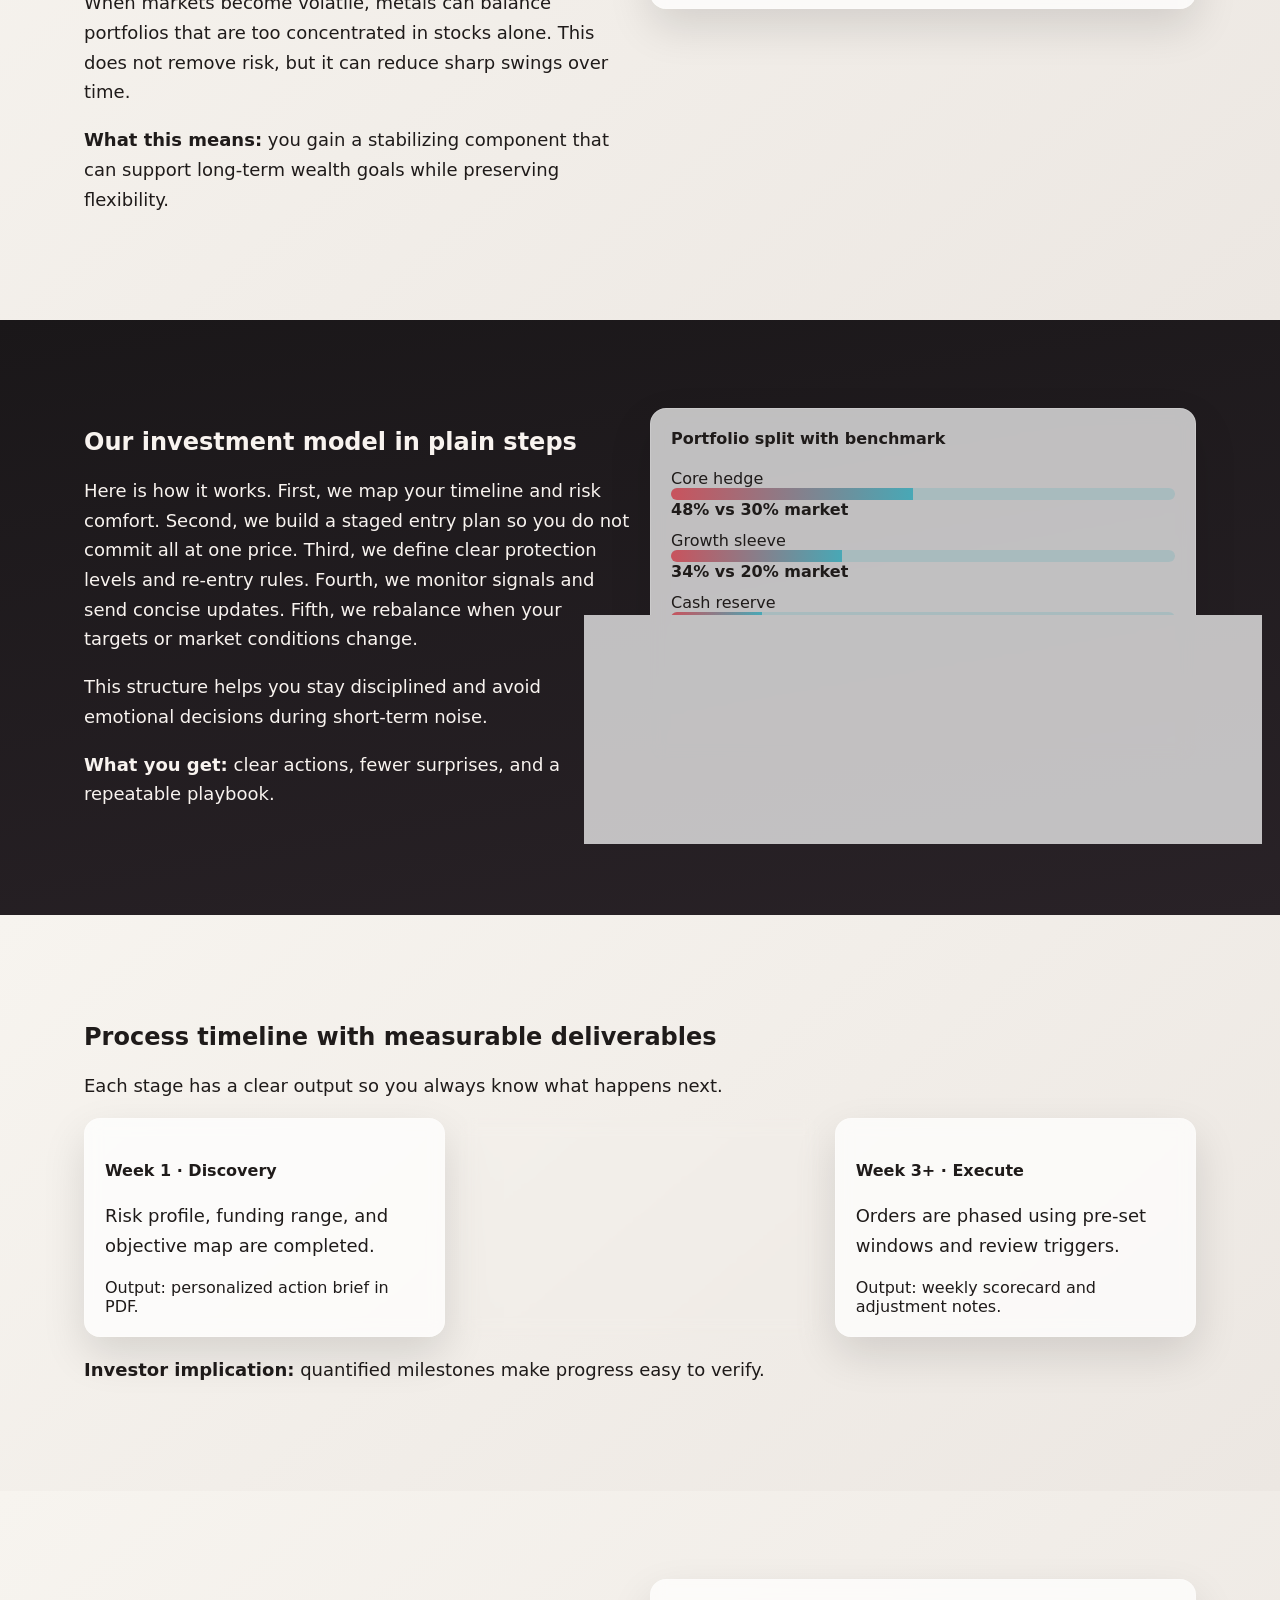
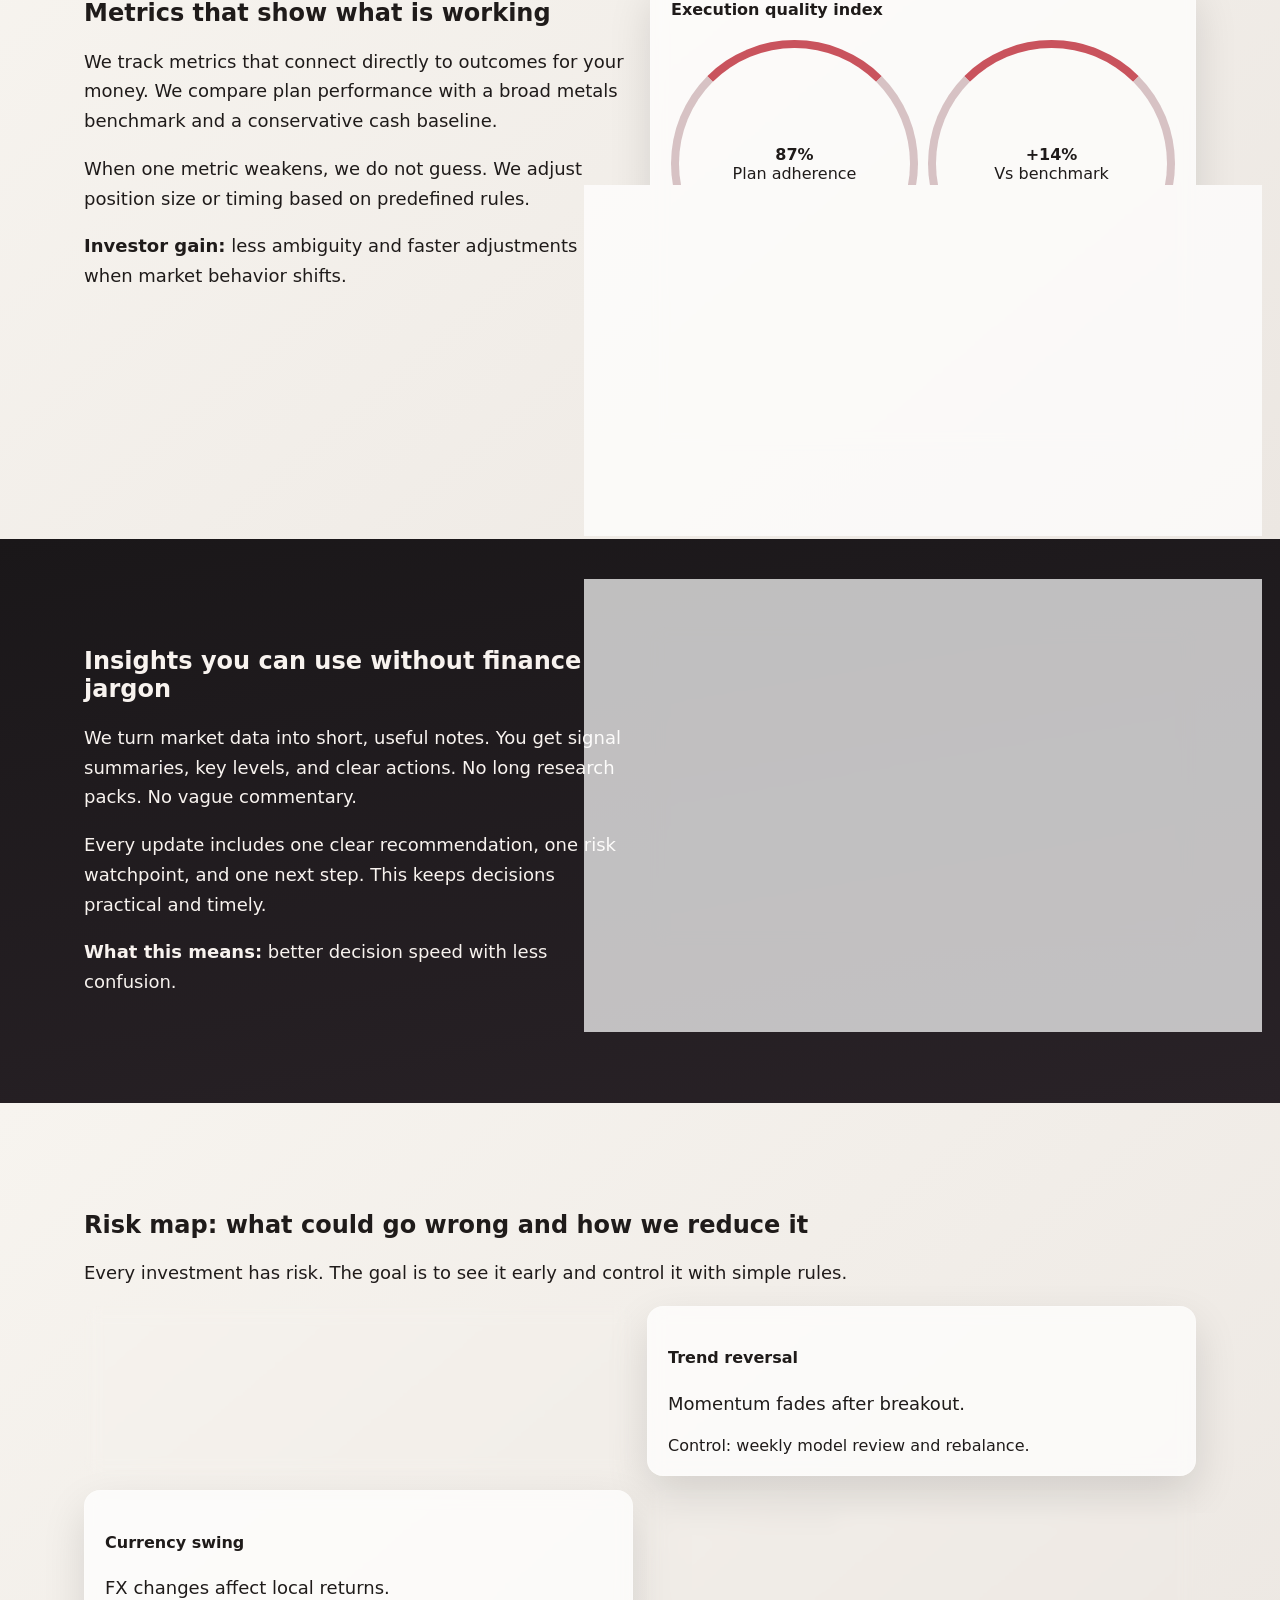
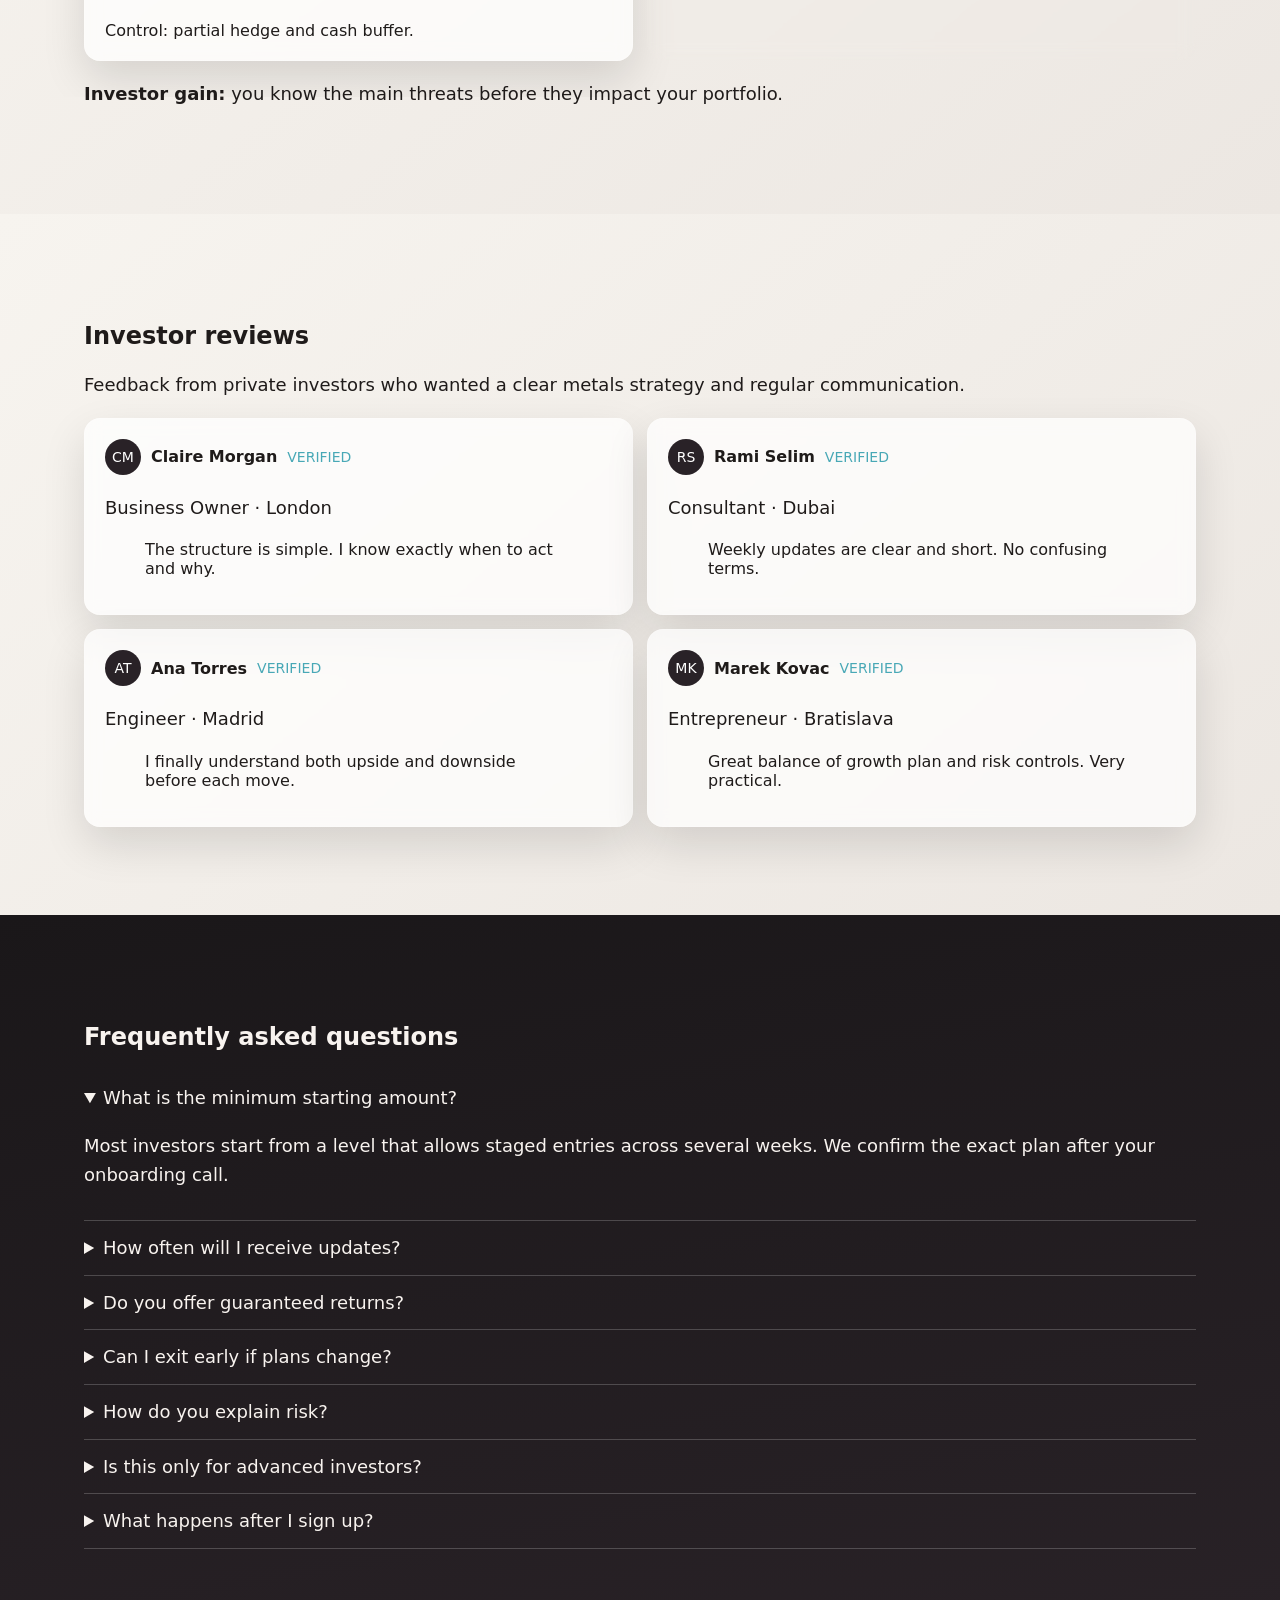
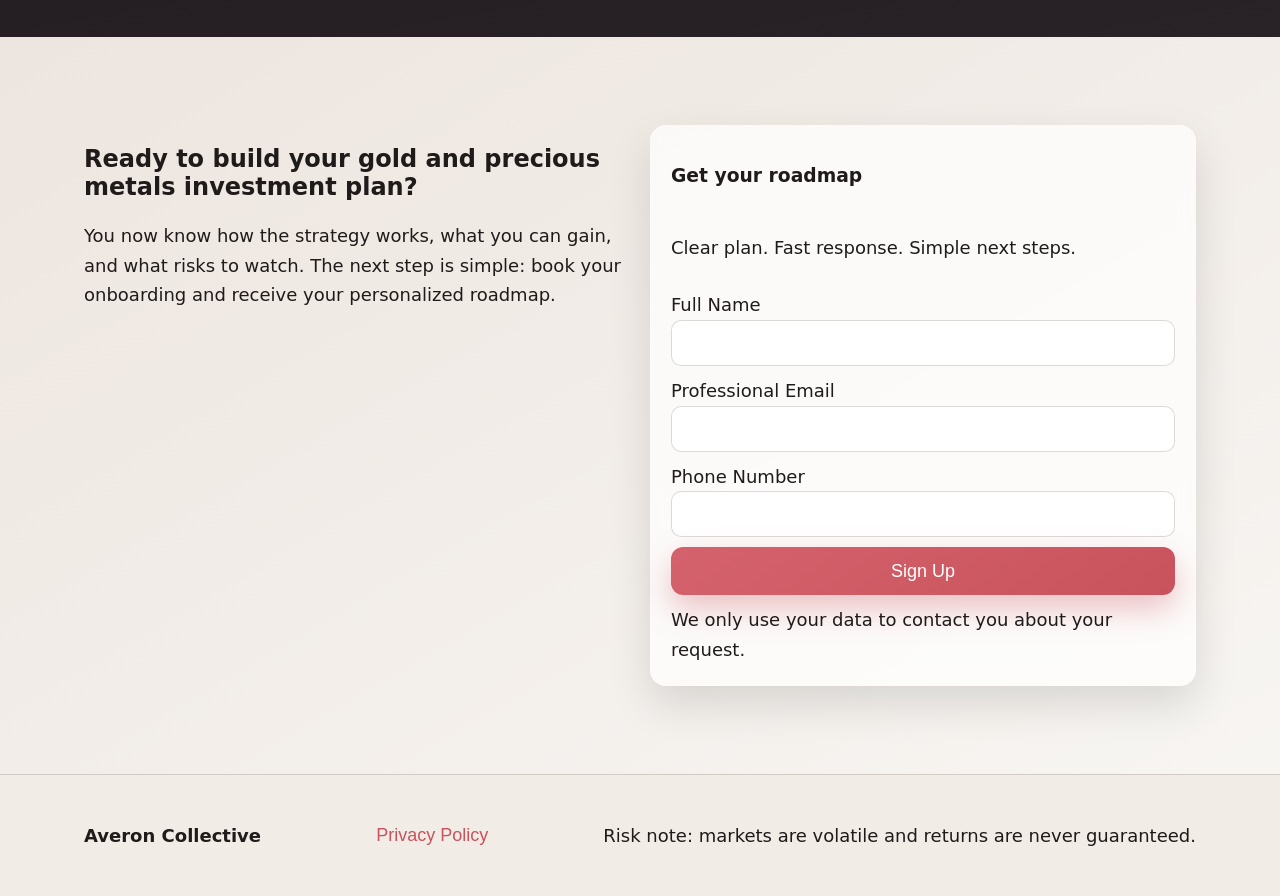
<file: pt/index.html>
<!doctype html>
<html lang="en">
<head>
  <meta charset="utf-8">
  <meta name="viewport" content="width=device-width, initial-scale=1">
  <title>Averon Collective PT | Precious Metals Plan in English</title>
  <meta name="description" content="Visit Averon Collective’s English page for private investors seeking a premium but simple precious metals investment process.">
  <link rel="canonical" href="https://averoncollective.com/pt/index.html">
  <link rel="alternate" hreflang="en" href="https://averoncollective.com/index.html">
  <link rel="alternate" hreflang="de" href="https://averoncollective.com/de/index.html">
  <link rel="alternate" hreflang="fr" href="https://averoncollective.com/fr/index.html">
  <link rel="alternate" hreflang="es" href="https://averoncollective.com/es/index.html">
  <link rel="alternate" hreflang="it" href="https://averoncollective.com/it/index.html">
  <link rel="alternate" hreflang="tr" href="https://averoncollective.com/tr/index.html">
  <link rel="alternate" hreflang="pt" href="https://averoncollective.com/pt/index.html">
  <link rel="alternate" hreflang="ja" href="https://averoncollective.com/jp/index.html">
  <link rel="alternate" hreflang="sk" href="https://averoncollective.com/sk/index.html">
  <link rel="alternate" hreflang="nl-BE" href="https://averoncollective.com/be/index.html">
  <link rel="alternate" hreflang="x-default" href="https://averoncollective.com/index.html">
  <meta property="og:type" content="website">
  <meta property="og:title" content="Averon Collective PT | Precious Metals Plan in English">
  <meta property="og:description" content="Visit Averon Collective’s English page for private investors seeking a premium but simple precious metals investment process.">
  <meta property="og:url" content="https://averoncollective.com/pt/index.html">
  <meta property="og:image" content="https://averoncollective.com/assets/img/og-cover.jpg">
  <meta name="twitter:card" content="summary_large_image">
  <meta name="twitter:title" content="Averon Collective PT | Precious Metals Plan in English">
  <meta name="twitter:description" content="Visit Averon Collective’s English page for private investors seeking a premium but simple precious metals investment process.">
  <meta name="twitter:image" content="https://averoncollective.com/assets/img/og-cover.jpg">
  <link rel="stylesheet" href="../assets/style.css">
  <script type="application/ld+json">{"@context":"https://schema.org","@type":"Organization","name":"Averon Collective","url":"https://averoncollective.com","logo":"https://averoncollective.com/assets/img/logo.png","sameAs":["https://www.linkedin.com/company/averoncollective"]}</script>
  <script type="application/ld+json">{"@context":"https://schema.org","@type":"WebSite","name":"Averon Collective","url":"https://averoncollective.com","potentialAction":{"@type":"SearchAction","target":"https://averoncollective.com/?q={search_term_string}","query-input":"required name=search_term_string"}}</script>
  <script type="application/ld+json">{"@context":"https://schema.org","@type":"Review","itemReviewed":{"@type":"Service","name":"Averon Collective Gold Strategy"},"author":{"@type":"Person","name":"Claire Morgan"},"reviewRating":{"@type":"Rating","ratingValue":"5","bestRating":"5"},"reviewBody":"Clear process, fast updates, and no confusing language."}</script>
</head>
<body>
  <header class="site-header">
    <div class="container header-row">
      <a class="brand" href="../index.html">Averon Collective</a>
      <nav class="desktop-nav" aria-label="Primary navigation">
        <a href="#why">Why Now</a><a href="#model">Model</a><a href="#process">Process</a><a href="#insights">Insights</a><a href="#risk">Risk</a><a href="#faq">FAQ</a>
      </nav>
      <div class="header-actions">
        <div class="lang-dropdown" data-dropdown>
          <button class="btn lang-btn" aria-haspopup="true" aria-expanded="false">Português</button>
          <div class="lang-menu" role="menu"><a href="../index.html" data-lang="English"><span class="flag">🇬🇧</span>English</a>
<a href="../de/index.html" data-lang="Deutsch"><span class="flag">🇩🇪</span>Deutsch</a>
<a href="../fr/index.html" data-lang="Français"><span class="flag">🇫🇷</span>Français</a>
<a href="../es/index.html" data-lang="Español"><span class="flag">🇪🇸</span>Español</a>
<a href="../it/index.html" data-lang="Italiano"><span class="flag">🇮🇹</span>Italiano</a>
<a href="../tr/index.html" data-lang="Türkçe"><span class="flag">🇹🇷</span>Türkçe</a>
<a href="../pt/index.html" data-lang="Português"><span class="flag">🇵🇹</span>Português</a>
<a href="../jp/index.html" data-lang="日本語"><span class="flag">🇯🇵</span>日本語</a>
<a href="../sk/index.html" data-lang="Slovenčina"><span class="flag">🇸🇰</span>Slovenčina</a>
<a href="../be/index.html" data-lang="Belgium"><span class="flag">🇧🇪</span>Belgium</a></div>
        </div>
        <a href="#signup" class="btn primary">Sign Up</a>
        <button class="burger" aria-label="Open navigation" aria-expanded="false" aria-controls="mobileDrawer"><span></span><span></span><span></span></button>
      </div>
    </div>
  </header>

  <aside class="mobile-drawer" id="mobileDrawer" aria-hidden="true">
    <div class="drawer-panel" role="dialog" aria-modal="true" aria-label="Mobile menu">
      <button class="drawer-close" aria-label="Close menu">×</button>
      <nav class="drawer-nav"><a href="#why">Why Now</a><a href="#model">Model</a><a href="#process">Process</a><a href="#insights">Insights</a><a href="#risk">Risk</a><a href="#faq">FAQ</a></nav>
      <div class="lang-menu inline" role="menu"><a href="../index.html" data-lang="English"><span class="flag">🇬🇧</span>English</a>
<a href="../de/index.html" data-lang="Deutsch"><span class="flag">🇩🇪</span>Deutsch</a>
<a href="../fr/index.html" data-lang="Français"><span class="flag">🇫🇷</span>Français</a>
<a href="../es/index.html" data-lang="Español"><span class="flag">🇪🇸</span>Español</a>
<a href="../it/index.html" data-lang="Italiano"><span class="flag">🇮🇹</span>Italiano</a>
<a href="../tr/index.html" data-lang="Türkçe"><span class="flag">🇹🇷</span>Türkçe</a>
<a href="../pt/index.html" data-lang="Português"><span class="flag">🇵🇹</span>Português</a>
<a href="../jp/index.html" data-lang="日本語"><span class="flag">🇯🇵</span>日本語</a>
<a href="../sk/index.html" data-lang="Slovenčina"><span class="flag">🇸🇰</span>Slovenčina</a>
<a href="../be/index.html" data-lang="Belgium"><span class="flag">🇧🇪</span>Belgium</a></div>
      <a href="#signup" class="btn primary">Sign Up</a>
    </div>
  </aside>
  <div class="drawer-overlay"></div>

  <main>
    <section class="hero section-dark">
      <div class="mesh"></div>
      <div class="container hero-grid">
        <div>
          <p class="kicker">Gold & Precious Metals Investments</p>
          <h1>Gold and precious metals investments built for long-term investors who want clarity</h1>
          <p>Gold and precious metals investments can protect buying power when prices rise and markets feel uncertain. Averon Collective gives you a simple plan, clear updates, and direct support so you know what is happening with your money. You get a defined process, transparent costs, and regular check-ins that keep your strategy on track.</p>
          <article class="performance-panel" aria-label="Performance range">
            <h3>Historical outcome range during favorable periods</h3>
            <div class="split-metrics">
              <div><strong>8–15%</strong><span>Monthly range</span></div>
              <div><strong>80–200%</strong><span>Annual range</span></div>
            </div>
            <p>Returns depend on market conditions. Not guaranteed.</p>
          </article>
        </div>
        <form class="lead-form" id="signup">
          <h2>Start with a clear investment call</h2>
          <p>Share your details. We send a practical action plan in one business day.</p>
          <label>Full Name<input type="text" name="name" required></label>
          <label>Professional Email<input type="email" name="email" required></label>
          <label>Phone Number<input type="tel" name="phone" required></label>
          <button class="btn primary" type="submit">Sign Up</button>
          <small>Your information is kept private and only used to contact you.</small>
        </form>
      </div>
    </section>

    <section class="kpi-strip section-light">
      <div class="container kpi-grid">
        <article><h3>24h</h3><p>Average response time for new investor requests.</p><span>Fast start means fewer missed market windows.</span></article>
        <article><h3>Weekly</h3><p>Portfolio snapshot with entry zones and protection levels.</p><span>You always know where your plan stands.</span></article>
        <article><h3>3 Layers</h3><p>Physical metals, liquid market exposure, and tactical reserve.</p><span>Multiple layers reduce single-point failure.</span></article>
      </div>
    </section>

    <section id="why" class="section section-light">
      <div class="container split">
        <div>
          <h2>Why gold and precious metals investments matter right now</h2>
          <p>Gold and precious metals investments often attract attention when inflation stays high, debt levels grow, and confidence in paper assets weakens. These metals are finite, widely recognized, and easy to track in public markets.</p>
          <p>When markets become volatile, metals can balance portfolios that are too concentrated in stocks alone. This does not remove risk, but it can reduce sharp swings over time.</p>
          <p><strong>What this means:</strong> you gain a stabilizing component that can support long-term wealth goals while preserving flexibility.</p>
        </div>
        <div class="visual-card">
          <h4>Macro pressure map</h4>
          <ul>
            <li><span>Inflation trend</span><b>Above 3% baseline</b></li>
            <li><span>Debt expansion</span><b>Rising 11% YoY</b></li>
            <li><span>Currency confidence</span><b>Mixed sentiment</b></li>
          </ul>
          <p>Investor gain: metals can provide a defensive layer when confidence drops.</p>
        </div>
      </div>
    </section>

    <section id="model" class="section section-dark">
      <div class="container split reverse">
        <div class="visual-card chart bars">
          <h4>Portfolio split with benchmark</h4>
          <div class="seg"><span>Core hedge</span><div><i style="width:48%"></i></div><b>48% vs 30% market</b></div>
          <div class="seg"><span>Growth sleeve</span><div><i style="width:34%"></i></div><b>34% vs 20% market</b></div>
          <div class="seg"><span>Cash reserve</span><div><i style="width:18%"></i></div><b>18% vs 50% market</b></div>
          <p>Investor gain: a clearer balance between defense and upside than common static portfolios.</p>
        </div>
        <div>
          <h2>Our investment model in plain steps</h2>
          <p>Here is how it works. First, we map your timeline and risk comfort. Second, we build a staged entry plan so you do not commit all at one price. Third, we define clear protection levels and re-entry rules. Fourth, we monitor signals and send concise updates. Fifth, we rebalance when your targets or market conditions change.</p>
          <p>This structure helps you stay disciplined and avoid emotional decisions during short-term noise.</p>
          <p><strong>What you get:</strong> clear actions, fewer surprises, and a repeatable playbook.</p>
        </div>
      </div>
    </section>

    <section id="process" class="section section-light">
      <div class="container">
        <h2>Process timeline with measurable deliverables</h2>
        <p>Each stage has a clear output so you always know what happens next.</p>
        <div class="timeline">
          <article><h4>Week 1 · Discovery</h4><p>Risk profile, funding range, and objective map are completed.</p><span>Output: personalized action brief in PDF.</span></article>
          <article><h4>Week 2 · Build</h4><p>Entry levels, target bands, and downside plan are finalized.</p><span>Output: 90-day execution plan with checkpoints.</span></article>
          <article><h4>Week 3+ · Execute</h4><p>Orders are phased using pre-set windows and review triggers.</p><span>Output: weekly scorecard and adjustment notes.</span></article>
        </div>
        <p><strong>Investor implication:</strong> quantified milestones make progress easy to verify.</p>
      </div>
    </section>

    <section class="section section-light" id="metrics">
      <div class="container split">
        <div>
          <h2>Metrics that show what is working</h2>
          <p>We track metrics that connect directly to outcomes for your money. We compare plan performance with a broad metals benchmark and a conservative cash baseline.</p>
          <p>When one metric weakens, we do not guess. We adjust position size or timing based on predefined rules.</p>
          <p><strong>Investor gain:</strong> less ambiguity and faster adjustments when market behavior shifts.</p>
        </div>
        <div class="visual-card ring-wrap">
          <h4>Execution quality index</h4>
          <div class="rings"><div><b>87%</b><span>Plan adherence</span></div><div><b>+14%</b><span>Vs benchmark</span></div></div>
          <p>Baseline: benchmark return over same period.</p>
          <p>Interpretation: disciplined execution has added measurable edge in recent cycles.</p>
        </div>
      </div>
    </section>

    <section id="insights" class="section section-dark">
      <div class="container split reverse">
        <div class="visual-card waterfall">
          <h4>Return drivers snapshot</h4>
          <ul>
            <li><span>Entry timing</span><b>+22%</b></li>
            <li><span>Position sizing</span><b>+17%</b></li>
            <li><span>Hedge overlay</span><b>+9%</b></li>
            <li><span>Fees impact</span><b>-4%</b></li>
          </ul>
          <p>Investor gain: you can see what creates growth and what reduces it.</p>
        </div>
        <div>
          <h2>Insights you can use without finance jargon</h2>
          <p>We turn market data into short, useful notes. You get signal summaries, key levels, and clear actions. No long research packs. No vague commentary.</p>
          <p>Every update includes one clear recommendation, one risk watchpoint, and one next step. This keeps decisions practical and timely.</p>
          <p><strong>What this means:</strong> better decision speed with less confusion.</p>
        </div>
      </div>
    </section>

    <section id="risk" class="section section-light">
      <div class="container">
        <h2>Risk map: what could go wrong and how we reduce it</h2>
        <p>Every investment has risk. The goal is to see it early and control it with simple rules.</p>
        <div class="risk-grid">
          <article><h4>Price shock</h4><p>Rapid drops after macro news.</p><span>Control: staged entries and stop levels.</span></article>
          <article><h4>Trend reversal</h4><p>Momentum fades after breakout.</p><span>Control: weekly model review and rebalance.</span></article>
          <article><h4>Currency swing</h4><p>FX changes affect local returns.</p><span>Control: partial hedge and cash buffer.</span></article>
          <article><h4>Policy surprise</h4><p>Central bank shifts alter demand.</p><span>Control: scenario alerts and faster de-risk steps.</span></article>
        </div>
        <p><strong>Investor gain:</strong> you know the main threats before they impact your portfolio.</p>
      </div>
    </section>

    <section class="section section-light" id="reviews">
      <div class="container">
        <h2>Investor reviews</h2>
        <p>Feedback from private investors who wanted a clear metals strategy and regular communication.</p>
        <div class="reviews-grid">
          <article><div class="meta"><span class="avatar">CM</span><strong>Claire Morgan</strong><em>VERIFIED</em></div><p class="title">Business Owner · London</p><blockquote>The structure is simple. I know exactly when to act and why.</blockquote></article>
          <article><div class="meta"><span class="avatar">RS</span><strong>Rami Selim</strong><em>VERIFIED</em></div><p class="title">Consultant · Dubai</p><blockquote>Weekly updates are clear and short. No confusing terms.</blockquote></article>
          <article><div class="meta"><span class="avatar">AT</span><strong>Ana Torres</strong><em>VERIFIED</em></div><p class="title">Engineer · Madrid</p><blockquote>I finally understand both upside and downside before each move.</blockquote></article>
          <article><div class="meta"><span class="avatar">MK</span><strong>Marek Kovac</strong><em>VERIFIED</em></div><p class="title">Entrepreneur · Bratislava</p><blockquote>Great balance of growth plan and risk controls. Very practical.</blockquote></article>
        </div>
      </div>
    </section>

    <section id="faq" class="section section-dark">
      <div class="container">
        <h2>Frequently asked questions</h2>
        <div class="faq" data-faq>
          <details open><summary>What is the minimum starting amount?</summary><p>Most investors start from a level that allows staged entries across several weeks. We confirm the exact plan after your onboarding call.</p></details>
          <details><summary>How often will I receive updates?</summary><p>You receive a weekly summary plus fast alerts when market levels reach your trigger zones.</p></details>
          <details><summary>Do you offer guaranteed returns?</summary><p>No. Markets move up and down. We focus on disciplined execution and transparent reporting.</p></details>
          <details><summary>Can I exit early if plans change?</summary><p>Yes. You keep flexibility. We prepare exit pathways so you can reduce exposure without panic decisions.</p></details>
          <details><summary>How do you explain risk?</summary><p>We show each risk in simple language, then pair it with a clear mitigation action and review frequency.</p></details>
          <details><summary>Is this only for advanced investors?</summary><p>No. It is built for regular private investors who want a structured and understandable approach.</p></details>
          <details><summary>What happens after I sign up?</summary><p>You receive a contact confirmation, then a one-to-one call slot and your initial investment roadmap.</p></details>
        </div>
      </div>
    </section>

    <section class="section final-cta" id="final-cta">
      <div class="container split">
        <div>
          <h2>Ready to build your gold and precious metals investment plan?</h2>
          <p>You now know how the strategy works, what you can gain, and what risks to watch. The next step is simple: book your onboarding and receive your personalized roadmap.</p>
        </div>
        <form class="lead-form">
          <h3>Get your roadmap</h3>
          <p>Clear plan. Fast response. Simple next steps.</p>
          <label>Full Name<input type="text" required></label>
          <label>Professional Email<input type="email" required></label>
          <label>Phone Number<input type="tel" required></label>
          <button class="btn primary" type="submit">Sign Up</button>
          <small>We only use your data to contact you about your request.</small>
        </form>
      </div>
    </section>
  </main>

  <footer class="site-footer">
    <div class="container footer-row">
      <p><strong>Averon Collective</strong></p>
      <button class="privacy-link" data-open-privacy>Privacy Policy</button>
      <p>Risk note: markets are volatile and returns are never guaranteed.</p>
    </div>
  </footer>

  <div class="modal" id="privacyModal" aria-hidden="true" role="dialog" aria-modal="true" aria-label="Privacy Policy">
    <div class="modal-card">
      <button class="modal-x" data-close-privacy aria-label="Close privacy modal">×</button>
      <h2>Privacy Policy</h2>
      <div class="modal-body">
        <p><strong>Introduction:</strong> We respect your privacy and explain clearly how we handle data.</p>
        <p><strong>Data collection:</strong> We collect name, email, phone, and interaction data from forms and site usage.</p>
        <p><strong>Legal basis:</strong> We process data to answer requests, deliver services, and meet legal duties.</p>
        <p><strong>Cookies:</strong> We use essential and analytics cookies to improve site performance.</p>
        <p><strong>Retention:</strong> We store data only as long as needed for service and legal record rules.</p>
        <p><strong>Third-party sharing:</strong> We share data only with service providers that support secure operations.</p>
        <p><strong>Security:</strong> We use access controls, encryption, and monitoring to protect stored information.</p>
        <p><strong>User rights:</strong> You may request access, correction, deletion, or a copy of your personal data.</p>
        <p><strong>International transfers:</strong> If data moves across borders, we apply approved safeguards.</p>
        <p><strong>Industry risk disclosure:</strong> Investment-related communication may include market uncertainty and no guaranteed return outcomes.</p>
        <p><strong>Contact:</strong> Email privacy@averoncollective.com for any privacy request.</p>
      </div>
      <div class="modal-footer"><button class="btn" data-close-privacy>Close</button></div>
    </div>
  </div>

  <script type="application/ld+json">{"@context":"https://schema.org","@type":"FAQPage","mainEntity":[{"@type":"Question","name":"What is the minimum starting amount?","acceptedAnswer":{"@type":"Answer","text":"Most investors start with staged entries across several weeks."}},{"@type":"Question","name":"How often will I receive updates?","acceptedAnswer":{"@type":"Answer","text":"You receive a weekly summary and alerts when key levels are reached."}},{"@type":"Question","name":"Do you offer guaranteed returns?","acceptedAnswer":{"@type":"Answer","text":"No. Returns depend on market conditions and are not guaranteed."}}]}</script>
  <script src="../assets/app.js" defer></script>
</body>
</html>
</file>
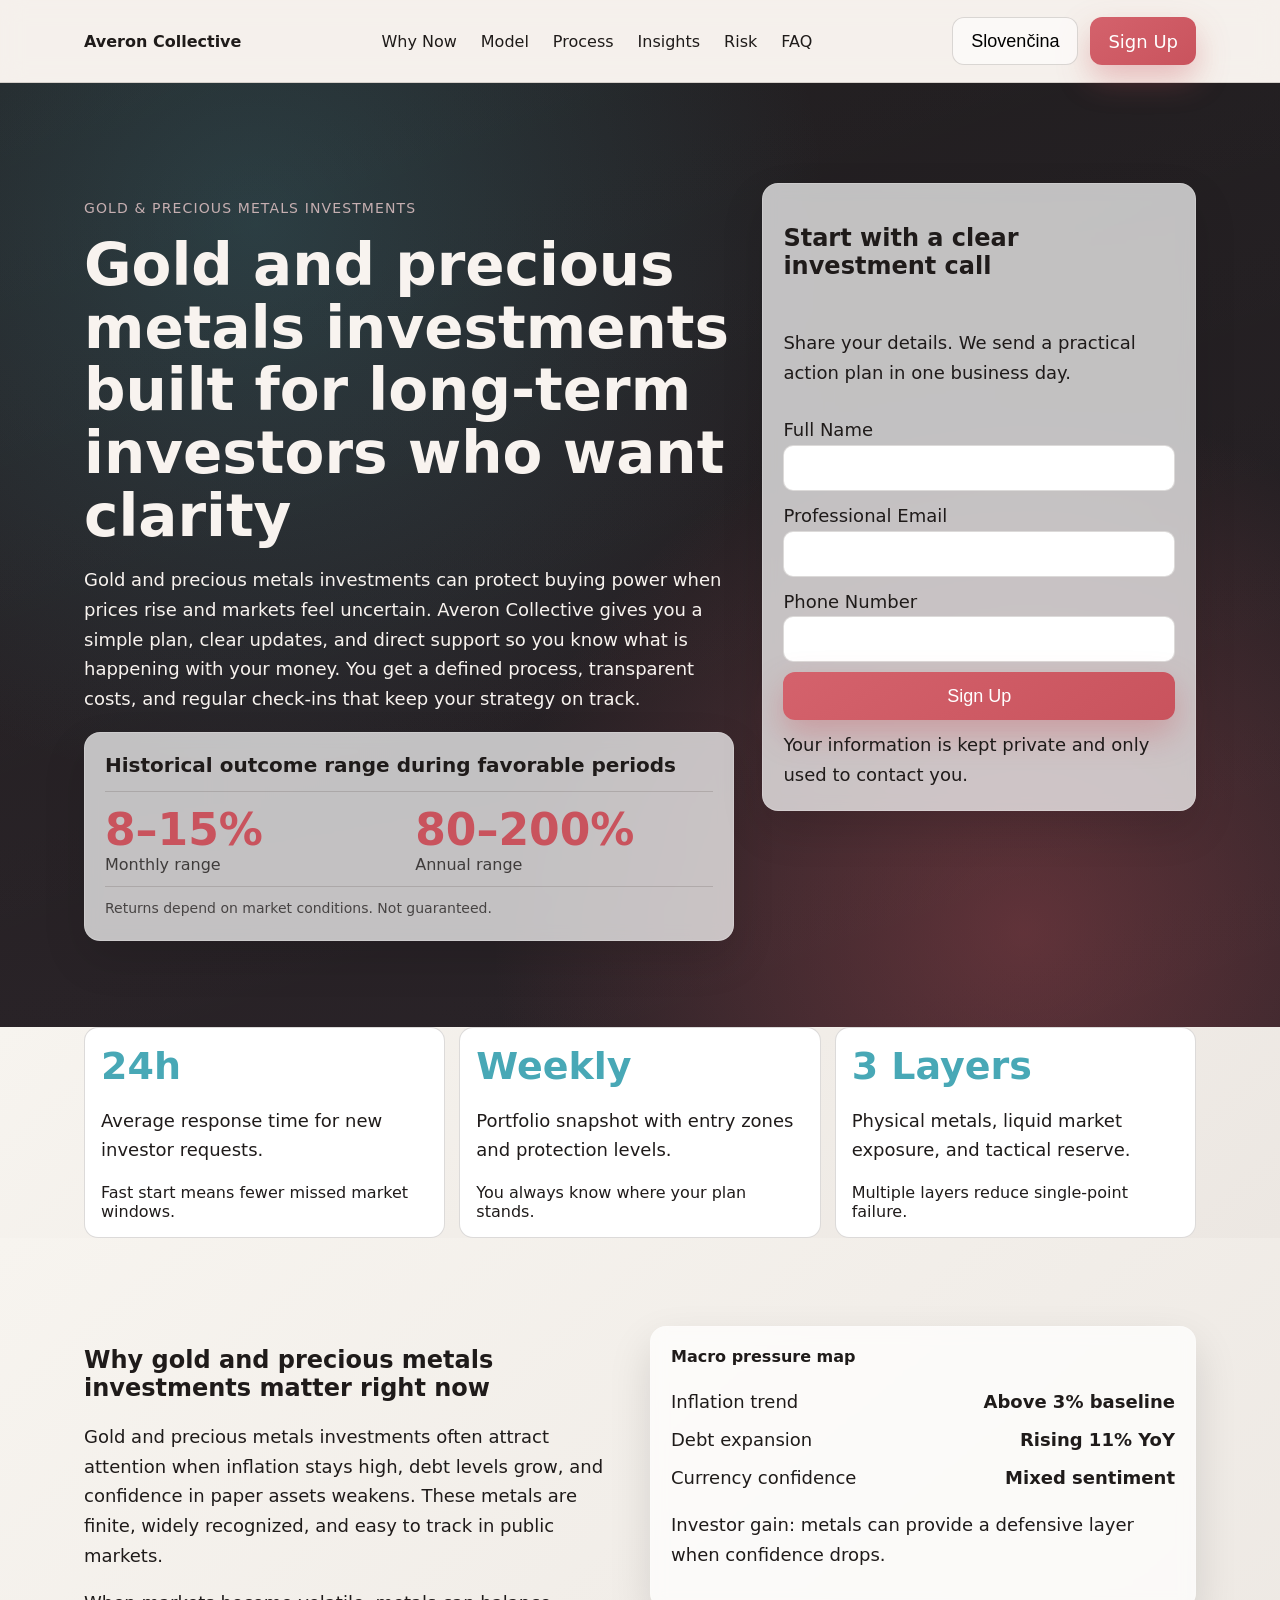
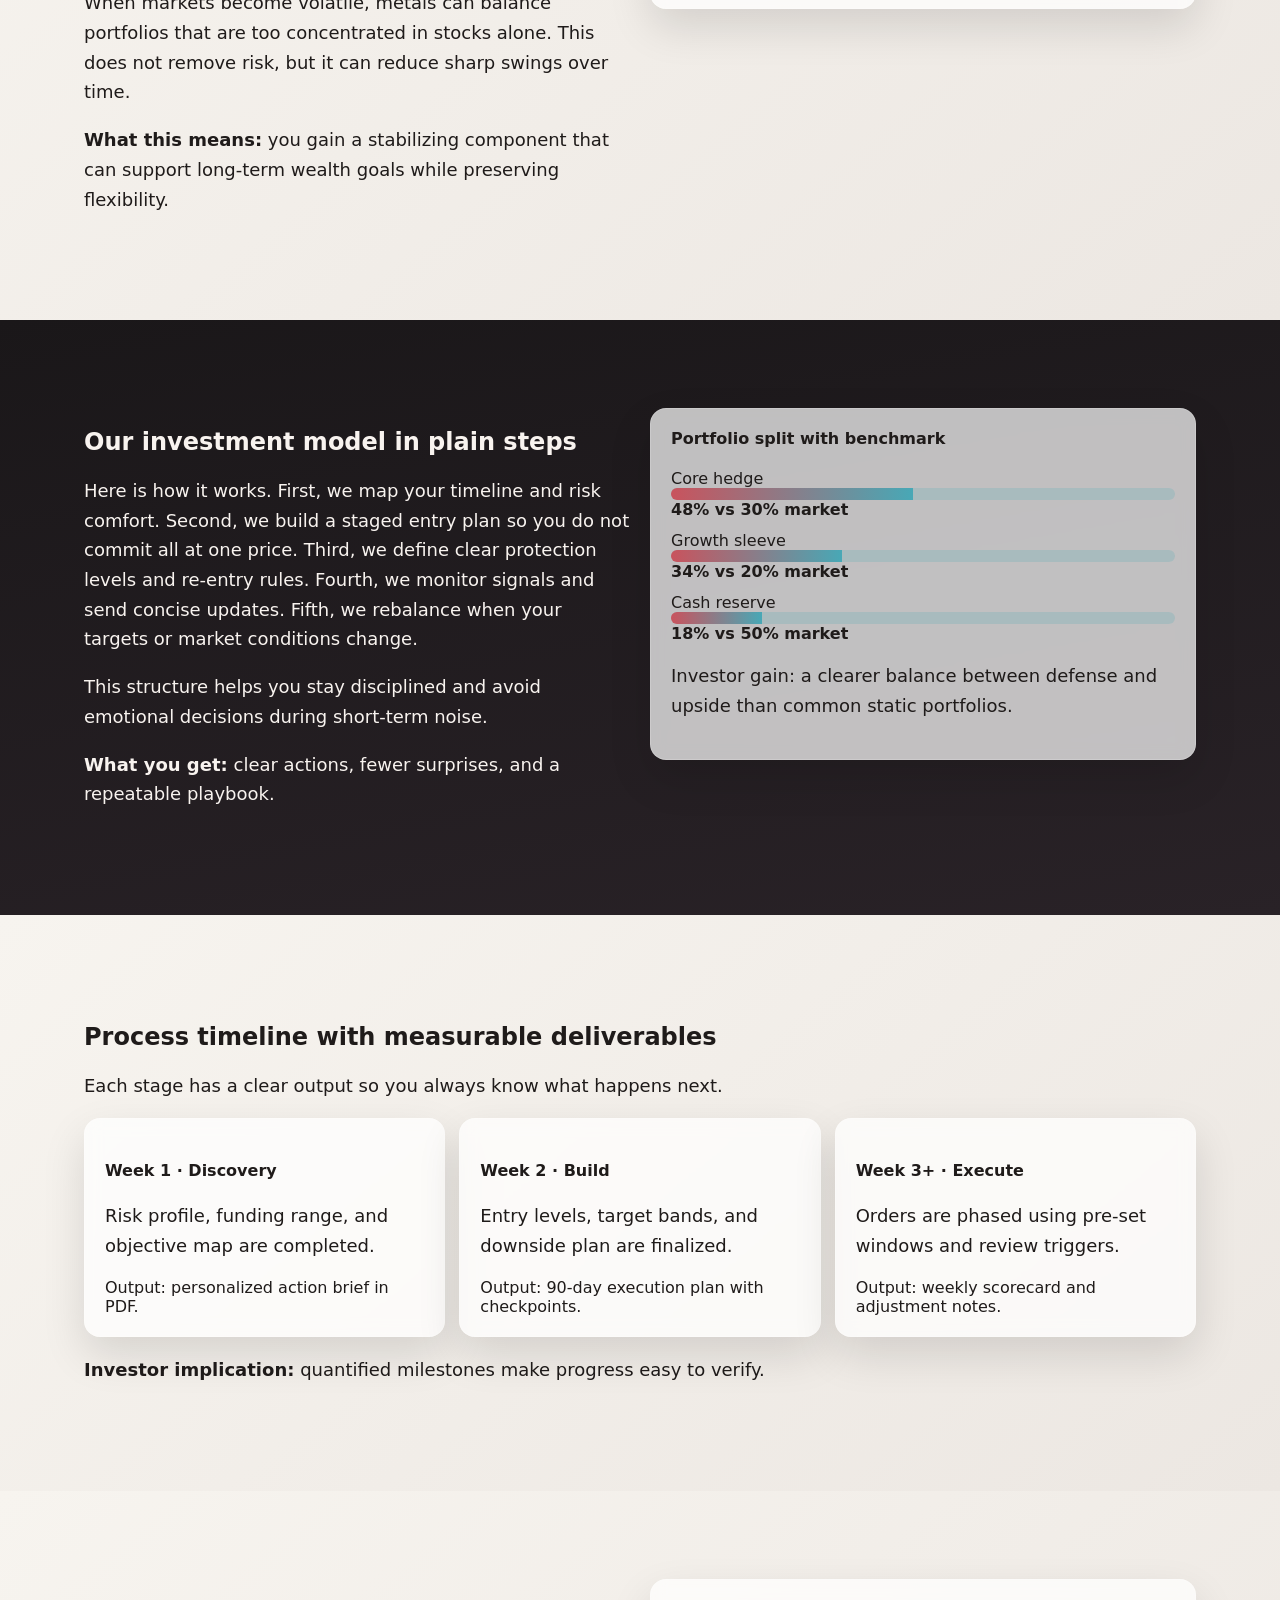
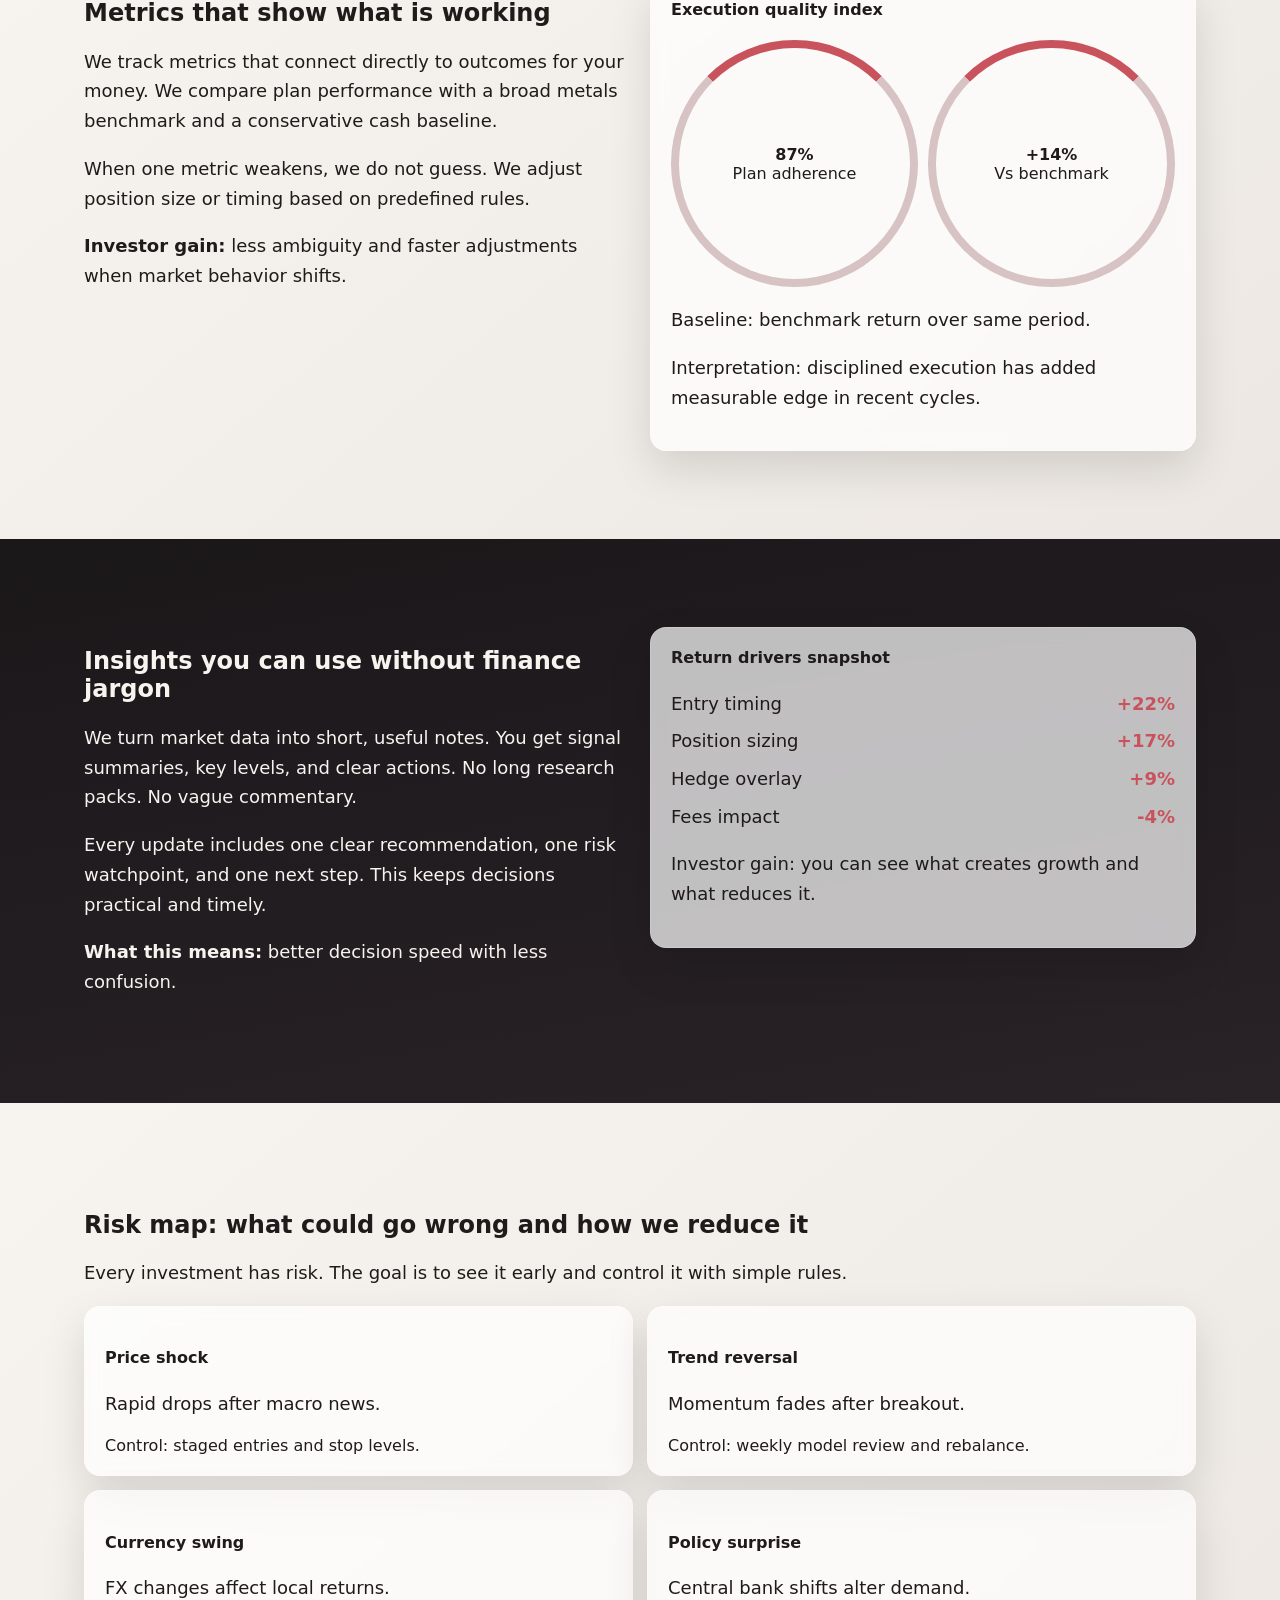
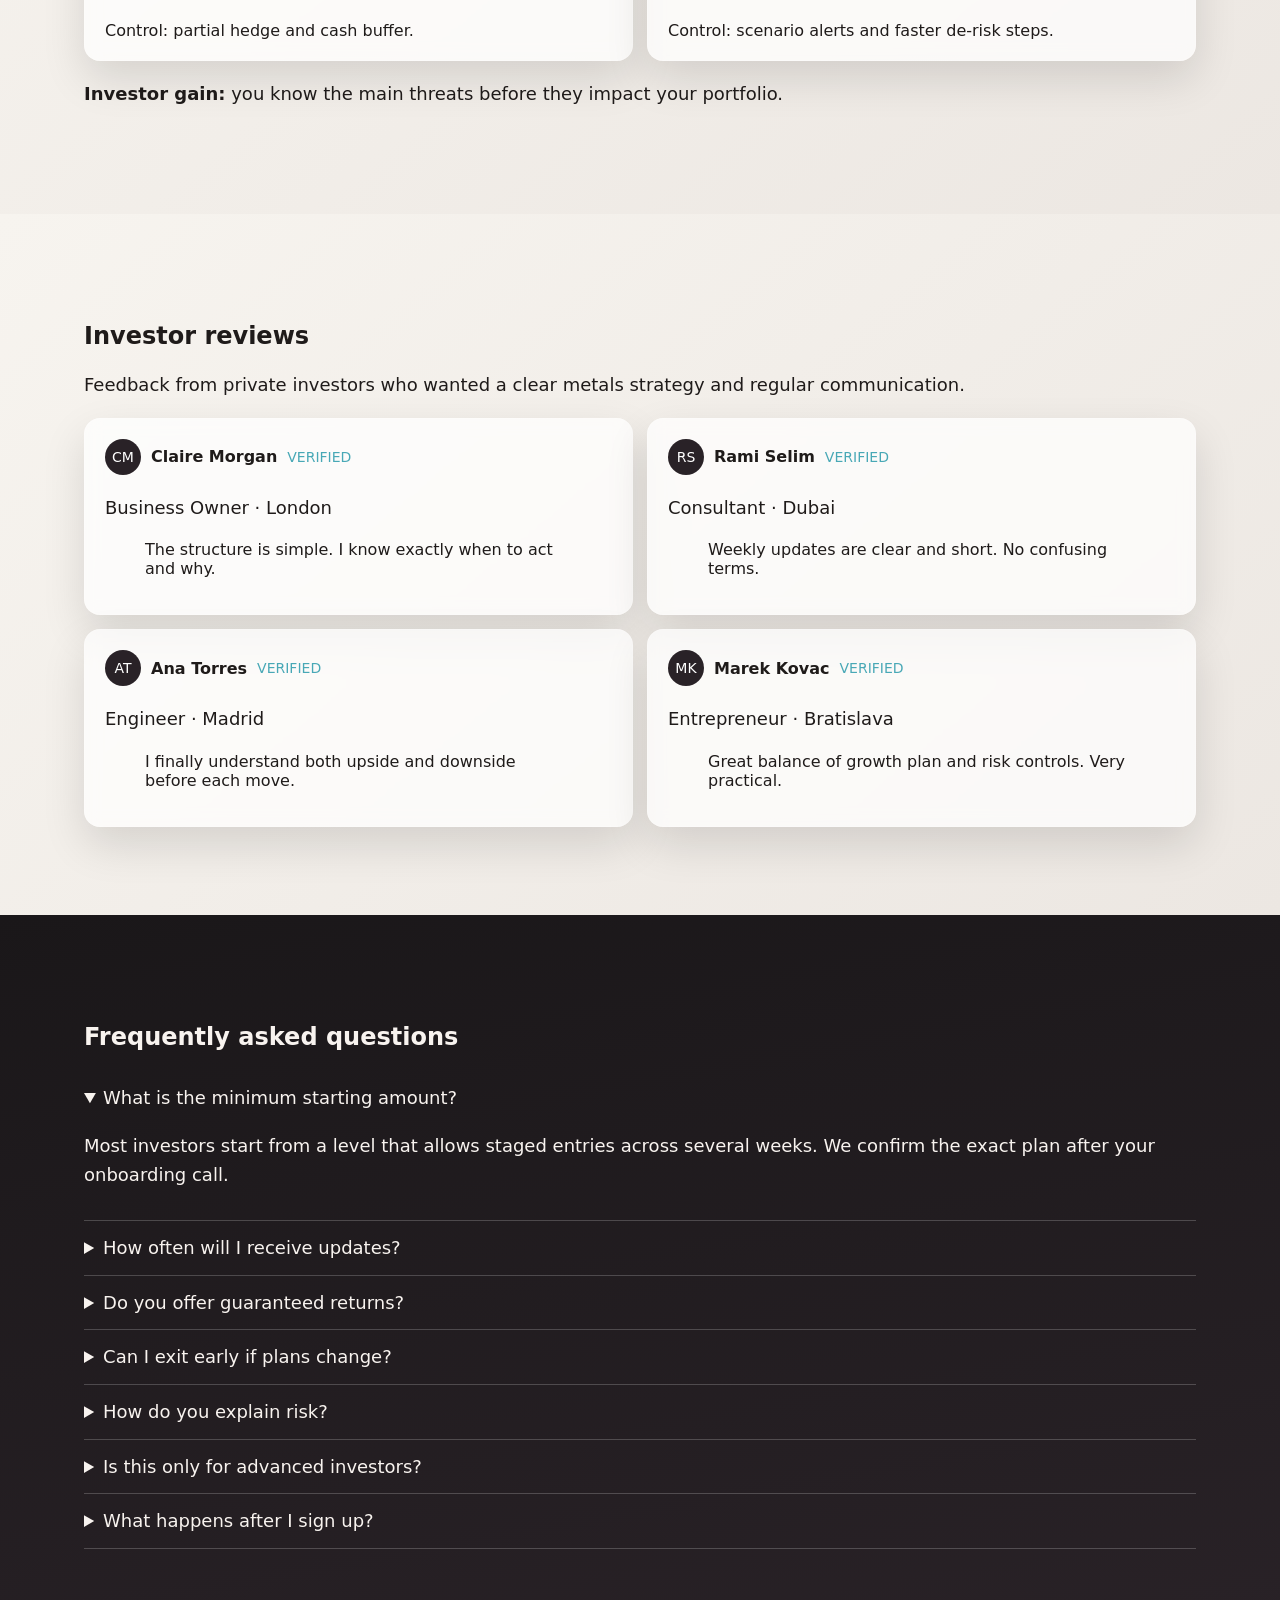
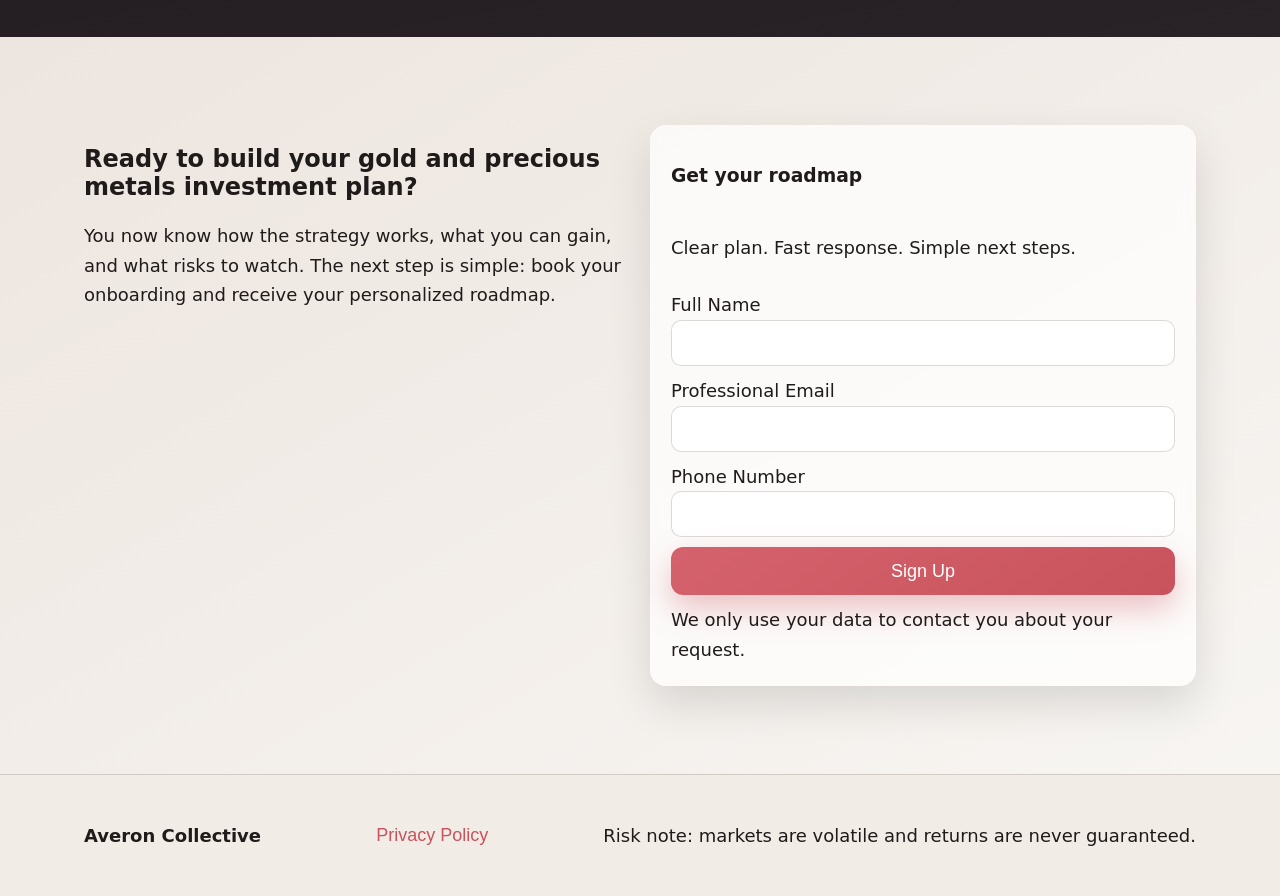
<file: sk/index.html>
<!doctype html>
<html lang="en">
<head>
  <meta charset="utf-8">
  <meta name="viewport" content="width=device-width, initial-scale=1">
  <title>Averon Collective SK | Gold Investor Guide in English</title>
  <meta name="description" content="Averon Collective shares an English, investor-friendly guide to gold and precious metals investing with clear actions and risk notes.">
  <link rel="canonical" href="https://averoncollective.com/sk/index.html">
  <link rel="alternate" hreflang="en" href="https://averoncollective.com/index.html">
  <link rel="alternate" hreflang="de" href="https://averoncollective.com/de/index.html">
  <link rel="alternate" hreflang="fr" href="https://averoncollective.com/fr/index.html">
  <link rel="alternate" hreflang="es" href="https://averoncollective.com/es/index.html">
  <link rel="alternate" hreflang="it" href="https://averoncollective.com/it/index.html">
  <link rel="alternate" hreflang="tr" href="https://averoncollective.com/tr/index.html">
  <link rel="alternate" hreflang="pt" href="https://averoncollective.com/pt/index.html">
  <link rel="alternate" hreflang="ja" href="https://averoncollective.com/jp/index.html">
  <link rel="alternate" hreflang="sk" href="https://averoncollective.com/sk/index.html">
  <link rel="alternate" hreflang="nl-BE" href="https://averoncollective.com/be/index.html">
  <link rel="alternate" hreflang="x-default" href="https://averoncollective.com/index.html">
  <meta property="og:type" content="website">
  <meta property="og:title" content="Averon Collective SK | Gold Investor Guide in English">
  <meta property="og:description" content="Averon Collective shares an English, investor-friendly guide to gold and precious metals investing with clear actions and risk notes.">
  <meta property="og:url" content="https://averoncollective.com/sk/index.html">
  <meta property="og:image" content="https://averoncollective.com/assets/img/og-cover.jpg">
  <meta name="twitter:card" content="summary_large_image">
  <meta name="twitter:title" content="Averon Collective SK | Gold Investor Guide in English">
  <meta name="twitter:description" content="Averon Collective shares an English, investor-friendly guide to gold and precious metals investing with clear actions and risk notes.">
  <meta name="twitter:image" content="https://averoncollective.com/assets/img/og-cover.jpg">
  <link rel="stylesheet" href="../assets/style.css">
  <script type="application/ld+json">{"@context":"https://schema.org","@type":"Organization","name":"Averon Collective","url":"https://averoncollective.com","logo":"https://averoncollective.com/assets/img/logo.png","sameAs":["https://www.linkedin.com/company/averoncollective"]}</script>
  <script type="application/ld+json">{"@context":"https://schema.org","@type":"WebSite","name":"Averon Collective","url":"https://averoncollective.com","potentialAction":{"@type":"SearchAction","target":"https://averoncollective.com/?q={search_term_string}","query-input":"required name=search_term_string"}}</script>
  <script type="application/ld+json">{"@context":"https://schema.org","@type":"Review","itemReviewed":{"@type":"Service","name":"Averon Collective Gold Strategy"},"author":{"@type":"Person","name":"Claire Morgan"},"reviewRating":{"@type":"Rating","ratingValue":"5","bestRating":"5"},"reviewBody":"Clear process, fast updates, and no confusing language."}</script>
</head>
<body>
  <header class="site-header">
    <div class="container header-row">
      <a class="brand" href="../index.html">Averon Collective</a>
      <nav class="desktop-nav" aria-label="Primary navigation">
        <a href="#why">Why Now</a><a href="#model">Model</a><a href="#process">Process</a><a href="#insights">Insights</a><a href="#risk">Risk</a><a href="#faq">FAQ</a>
      </nav>
      <div class="header-actions">
        <div class="lang-dropdown" data-dropdown>
          <button class="btn lang-btn" aria-haspopup="true" aria-expanded="false">Slovenčina</button>
          <div class="lang-menu" role="menu"><a href="../index.html" data-lang="English"><span class="flag">🇬🇧</span>English</a>
<a href="../de/index.html" data-lang="Deutsch"><span class="flag">🇩🇪</span>Deutsch</a>
<a href="../fr/index.html" data-lang="Français"><span class="flag">🇫🇷</span>Français</a>
<a href="../es/index.html" data-lang="Español"><span class="flag">🇪🇸</span>Español</a>
<a href="../it/index.html" data-lang="Italiano"><span class="flag">🇮🇹</span>Italiano</a>
<a href="../tr/index.html" data-lang="Türkçe"><span class="flag">🇹🇷</span>Türkçe</a>
<a href="../pt/index.html" data-lang="Português"><span class="flag">🇵🇹</span>Português</a>
<a href="../jp/index.html" data-lang="日本語"><span class="flag">🇯🇵</span>日本語</a>
<a href="../sk/index.html" data-lang="Slovenčina"><span class="flag">🇸🇰</span>Slovenčina</a>
<a href="../be/index.html" data-lang="Belgium"><span class="flag">🇧🇪</span>Belgium</a></div>
        </div>
        <a href="#signup" class="btn primary">Sign Up</a>
        <button class="burger" aria-label="Open navigation" aria-expanded="false" aria-controls="mobileDrawer"><span></span><span></span><span></span></button>
      </div>
    </div>
  </header>

  <aside class="mobile-drawer" id="mobileDrawer" aria-hidden="true">
    <div class="drawer-panel" role="dialog" aria-modal="true" aria-label="Mobile menu">
      <button class="drawer-close" aria-label="Close menu">×</button>
      <nav class="drawer-nav"><a href="#why">Why Now</a><a href="#model">Model</a><a href="#process">Process</a><a href="#insights">Insights</a><a href="#risk">Risk</a><a href="#faq">FAQ</a></nav>
      <div class="lang-menu inline" role="menu"><a href="../index.html" data-lang="English"><span class="flag">🇬🇧</span>English</a>
<a href="../de/index.html" data-lang="Deutsch"><span class="flag">🇩🇪</span>Deutsch</a>
<a href="../fr/index.html" data-lang="Français"><span class="flag">🇫🇷</span>Français</a>
<a href="../es/index.html" data-lang="Español"><span class="flag">🇪🇸</span>Español</a>
<a href="../it/index.html" data-lang="Italiano"><span class="flag">🇮🇹</span>Italiano</a>
<a href="../tr/index.html" data-lang="Türkçe"><span class="flag">🇹🇷</span>Türkçe</a>
<a href="../pt/index.html" data-lang="Português"><span class="flag">🇵🇹</span>Português</a>
<a href="../jp/index.html" data-lang="日本語"><span class="flag">🇯🇵</span>日本語</a>
<a href="../sk/index.html" data-lang="Slovenčina"><span class="flag">🇸🇰</span>Slovenčina</a>
<a href="../be/index.html" data-lang="Belgium"><span class="flag">🇧🇪</span>Belgium</a></div>
      <a href="#signup" class="btn primary">Sign Up</a>
    </div>
  </aside>
  <div class="drawer-overlay"></div>

  <main>
    <section class="hero section-dark">
      <div class="mesh"></div>
      <div class="container hero-grid">
        <div>
          <p class="kicker">Gold & Precious Metals Investments</p>
          <h1>Gold and precious metals investments built for long-term investors who want clarity</h1>
          <p>Gold and precious metals investments can protect buying power when prices rise and markets feel uncertain. Averon Collective gives you a simple plan, clear updates, and direct support so you know what is happening with your money. You get a defined process, transparent costs, and regular check-ins that keep your strategy on track.</p>
          <article class="performance-panel" aria-label="Performance range">
            <h3>Historical outcome range during favorable periods</h3>
            <div class="split-metrics">
              <div><strong>8–15%</strong><span>Monthly range</span></div>
              <div><strong>80–200%</strong><span>Annual range</span></div>
            </div>
            <p>Returns depend on market conditions. Not guaranteed.</p>
          </article>
        </div>
        <form class="lead-form" id="signup">
          <h2>Start with a clear investment call</h2>
          <p>Share your details. We send a practical action plan in one business day.</p>
          <label>Full Name<input type="text" name="name" required></label>
          <label>Professional Email<input type="email" name="email" required></label>
          <label>Phone Number<input type="tel" name="phone" required></label>
          <button class="btn primary" type="submit">Sign Up</button>
          <small>Your information is kept private and only used to contact you.</small>
        </form>
      </div>
    </section>

    <section class="kpi-strip section-light">
      <div class="container kpi-grid">
        <article><h3>24h</h3><p>Average response time for new investor requests.</p><span>Fast start means fewer missed market windows.</span></article>
        <article><h3>Weekly</h3><p>Portfolio snapshot with entry zones and protection levels.</p><span>You always know where your plan stands.</span></article>
        <article><h3>3 Layers</h3><p>Physical metals, liquid market exposure, and tactical reserve.</p><span>Multiple layers reduce single-point failure.</span></article>
      </div>
    </section>

    <section id="why" class="section section-light">
      <div class="container split">
        <div>
          <h2>Why gold and precious metals investments matter right now</h2>
          <p>Gold and precious metals investments often attract attention when inflation stays high, debt levels grow, and confidence in paper assets weakens. These metals are finite, widely recognized, and easy to track in public markets.</p>
          <p>When markets become volatile, metals can balance portfolios that are too concentrated in stocks alone. This does not remove risk, but it can reduce sharp swings over time.</p>
          <p><strong>What this means:</strong> you gain a stabilizing component that can support long-term wealth goals while preserving flexibility.</p>
        </div>
        <div class="visual-card">
          <h4>Macro pressure map</h4>
          <ul>
            <li><span>Inflation trend</span><b>Above 3% baseline</b></li>
            <li><span>Debt expansion</span><b>Rising 11% YoY</b></li>
            <li><span>Currency confidence</span><b>Mixed sentiment</b></li>
          </ul>
          <p>Investor gain: metals can provide a defensive layer when confidence drops.</p>
        </div>
      </div>
    </section>

    <section id="model" class="section section-dark">
      <div class="container split reverse">
        <div class="visual-card chart bars">
          <h4>Portfolio split with benchmark</h4>
          <div class="seg"><span>Core hedge</span><div><i style="width:48%"></i></div><b>48% vs 30% market</b></div>
          <div class="seg"><span>Growth sleeve</span><div><i style="width:34%"></i></div><b>34% vs 20% market</b></div>
          <div class="seg"><span>Cash reserve</span><div><i style="width:18%"></i></div><b>18% vs 50% market</b></div>
          <p>Investor gain: a clearer balance between defense and upside than common static portfolios.</p>
        </div>
        <div>
          <h2>Our investment model in plain steps</h2>
          <p>Here is how it works. First, we map your timeline and risk comfort. Second, we build a staged entry plan so you do not commit all at one price. Third, we define clear protection levels and re-entry rules. Fourth, we monitor signals and send concise updates. Fifth, we rebalance when your targets or market conditions change.</p>
          <p>This structure helps you stay disciplined and avoid emotional decisions during short-term noise.</p>
          <p><strong>What you get:</strong> clear actions, fewer surprises, and a repeatable playbook.</p>
        </div>
      </div>
    </section>

    <section id="process" class="section section-light">
      <div class="container">
        <h2>Process timeline with measurable deliverables</h2>
        <p>Each stage has a clear output so you always know what happens next.</p>
        <div class="timeline">
          <article><h4>Week 1 · Discovery</h4><p>Risk profile, funding range, and objective map are completed.</p><span>Output: personalized action brief in PDF.</span></article>
          <article><h4>Week 2 · Build</h4><p>Entry levels, target bands, and downside plan are finalized.</p><span>Output: 90-day execution plan with checkpoints.</span></article>
          <article><h4>Week 3+ · Execute</h4><p>Orders are phased using pre-set windows and review triggers.</p><span>Output: weekly scorecard and adjustment notes.</span></article>
        </div>
        <p><strong>Investor implication:</strong> quantified milestones make progress easy to verify.</p>
      </div>
    </section>

    <section class="section section-light" id="metrics">
      <div class="container split">
        <div>
          <h2>Metrics that show what is working</h2>
          <p>We track metrics that connect directly to outcomes for your money. We compare plan performance with a broad metals benchmark and a conservative cash baseline.</p>
          <p>When one metric weakens, we do not guess. We adjust position size or timing based on predefined rules.</p>
          <p><strong>Investor gain:</strong> less ambiguity and faster adjustments when market behavior shifts.</p>
        </div>
        <div class="visual-card ring-wrap">
          <h4>Execution quality index</h4>
          <div class="rings"><div><b>87%</b><span>Plan adherence</span></div><div><b>+14%</b><span>Vs benchmark</span></div></div>
          <p>Baseline: benchmark return over same period.</p>
          <p>Interpretation: disciplined execution has added measurable edge in recent cycles.</p>
        </div>
      </div>
    </section>

    <section id="insights" class="section section-dark">
      <div class="container split reverse">
        <div class="visual-card waterfall">
          <h4>Return drivers snapshot</h4>
          <ul>
            <li><span>Entry timing</span><b>+22%</b></li>
            <li><span>Position sizing</span><b>+17%</b></li>
            <li><span>Hedge overlay</span><b>+9%</b></li>
            <li><span>Fees impact</span><b>-4%</b></li>
          </ul>
          <p>Investor gain: you can see what creates growth and what reduces it.</p>
        </div>
        <div>
          <h2>Insights you can use without finance jargon</h2>
          <p>We turn market data into short, useful notes. You get signal summaries, key levels, and clear actions. No long research packs. No vague commentary.</p>
          <p>Every update includes one clear recommendation, one risk watchpoint, and one next step. This keeps decisions practical and timely.</p>
          <p><strong>What this means:</strong> better decision speed with less confusion.</p>
        </div>
      </div>
    </section>

    <section id="risk" class="section section-light">
      <div class="container">
        <h2>Risk map: what could go wrong and how we reduce it</h2>
        <p>Every investment has risk. The goal is to see it early and control it with simple rules.</p>
        <div class="risk-grid">
          <article><h4>Price shock</h4><p>Rapid drops after macro news.</p><span>Control: staged entries and stop levels.</span></article>
          <article><h4>Trend reversal</h4><p>Momentum fades after breakout.</p><span>Control: weekly model review and rebalance.</span></article>
          <article><h4>Currency swing</h4><p>FX changes affect local returns.</p><span>Control: partial hedge and cash buffer.</span></article>
          <article><h4>Policy surprise</h4><p>Central bank shifts alter demand.</p><span>Control: scenario alerts and faster de-risk steps.</span></article>
        </div>
        <p><strong>Investor gain:</strong> you know the main threats before they impact your portfolio.</p>
      </div>
    </section>

    <section class="section section-light" id="reviews">
      <div class="container">
        <h2>Investor reviews</h2>
        <p>Feedback from private investors who wanted a clear metals strategy and regular communication.</p>
        <div class="reviews-grid">
          <article><div class="meta"><span class="avatar">CM</span><strong>Claire Morgan</strong><em>VERIFIED</em></div><p class="title">Business Owner · London</p><blockquote>The structure is simple. I know exactly when to act and why.</blockquote></article>
          <article><div class="meta"><span class="avatar">RS</span><strong>Rami Selim</strong><em>VERIFIED</em></div><p class="title">Consultant · Dubai</p><blockquote>Weekly updates are clear and short. No confusing terms.</blockquote></article>
          <article><div class="meta"><span class="avatar">AT</span><strong>Ana Torres</strong><em>VERIFIED</em></div><p class="title">Engineer · Madrid</p><blockquote>I finally understand both upside and downside before each move.</blockquote></article>
          <article><div class="meta"><span class="avatar">MK</span><strong>Marek Kovac</strong><em>VERIFIED</em></div><p class="title">Entrepreneur · Bratislava</p><blockquote>Great balance of growth plan and risk controls. Very practical.</blockquote></article>
        </div>
      </div>
    </section>

    <section id="faq" class="section section-dark">
      <div class="container">
        <h2>Frequently asked questions</h2>
        <div class="faq" data-faq>
          <details open><summary>What is the minimum starting amount?</summary><p>Most investors start from a level that allows staged entries across several weeks. We confirm the exact plan after your onboarding call.</p></details>
          <details><summary>How often will I receive updates?</summary><p>You receive a weekly summary plus fast alerts when market levels reach your trigger zones.</p></details>
          <details><summary>Do you offer guaranteed returns?</summary><p>No. Markets move up and down. We focus on disciplined execution and transparent reporting.</p></details>
          <details><summary>Can I exit early if plans change?</summary><p>Yes. You keep flexibility. We prepare exit pathways so you can reduce exposure without panic decisions.</p></details>
          <details><summary>How do you explain risk?</summary><p>We show each risk in simple language, then pair it with a clear mitigation action and review frequency.</p></details>
          <details><summary>Is this only for advanced investors?</summary><p>No. It is built for regular private investors who want a structured and understandable approach.</p></details>
          <details><summary>What happens after I sign up?</summary><p>You receive a contact confirmation, then a one-to-one call slot and your initial investment roadmap.</p></details>
        </div>
      </div>
    </section>

    <section class="section final-cta" id="final-cta">
      <div class="container split">
        <div>
          <h2>Ready to build your gold and precious metals investment plan?</h2>
          <p>You now know how the strategy works, what you can gain, and what risks to watch. The next step is simple: book your onboarding and receive your personalized roadmap.</p>
        </div>
        <form class="lead-form">
          <h3>Get your roadmap</h3>
          <p>Clear plan. Fast response. Simple next steps.</p>
          <label>Full Name<input type="text" required></label>
          <label>Professional Email<input type="email" required></label>
          <label>Phone Number<input type="tel" required></label>
          <button class="btn primary" type="submit">Sign Up</button>
          <small>We only use your data to contact you about your request.</small>
        </form>
      </div>
    </section>
  </main>

  <footer class="site-footer">
    <div class="container footer-row">
      <p><strong>Averon Collective</strong></p>
      <button class="privacy-link" data-open-privacy>Privacy Policy</button>
      <p>Risk note: markets are volatile and returns are never guaranteed.</p>
    </div>
  </footer>

  <div class="modal" id="privacyModal" aria-hidden="true" role="dialog" aria-modal="true" aria-label="Privacy Policy">
    <div class="modal-card">
      <button class="modal-x" data-close-privacy aria-label="Close privacy modal">×</button>
      <h2>Privacy Policy</h2>
      <div class="modal-body">
        <p><strong>Introduction:</strong> We respect your privacy and explain clearly how we handle data.</p>
        <p><strong>Data collection:</strong> We collect name, email, phone, and interaction data from forms and site usage.</p>
        <p><strong>Legal basis:</strong> We process data to answer requests, deliver services, and meet legal duties.</p>
        <p><strong>Cookies:</strong> We use essential and analytics cookies to improve site performance.</p>
        <p><strong>Retention:</strong> We store data only as long as needed for service and legal record rules.</p>
        <p><strong>Third-party sharing:</strong> We share data only with service providers that support secure operations.</p>
        <p><strong>Security:</strong> We use access controls, encryption, and monitoring to protect stored information.</p>
        <p><strong>User rights:</strong> You may request access, correction, deletion, or a copy of your personal data.</p>
        <p><strong>International transfers:</strong> If data moves across borders, we apply approved safeguards.</p>
        <p><strong>Industry risk disclosure:</strong> Investment-related communication may include market uncertainty and no guaranteed return outcomes.</p>
        <p><strong>Contact:</strong> Email privacy@averoncollective.com for any privacy request.</p>
      </div>
      <div class="modal-footer"><button class="btn" data-close-privacy>Close</button></div>
    </div>
  </div>

  <script type="application/ld+json">{"@context":"https://schema.org","@type":"FAQPage","mainEntity":[{"@type":"Question","name":"What is the minimum starting amount?","acceptedAnswer":{"@type":"Answer","text":"Most investors start with staged entries across several weeks."}},{"@type":"Question","name":"How often will I receive updates?","acceptedAnswer":{"@type":"Answer","text":"You receive a weekly summary and alerts when key levels are reached."}},{"@type":"Question","name":"Do you offer guaranteed returns?","acceptedAnswer":{"@type":"Answer","text":"No. Returns depend on market conditions and are not guaranteed."}}]}</script>
  <script src="../assets/app.js" defer></script>
</body>
</html>
</file>
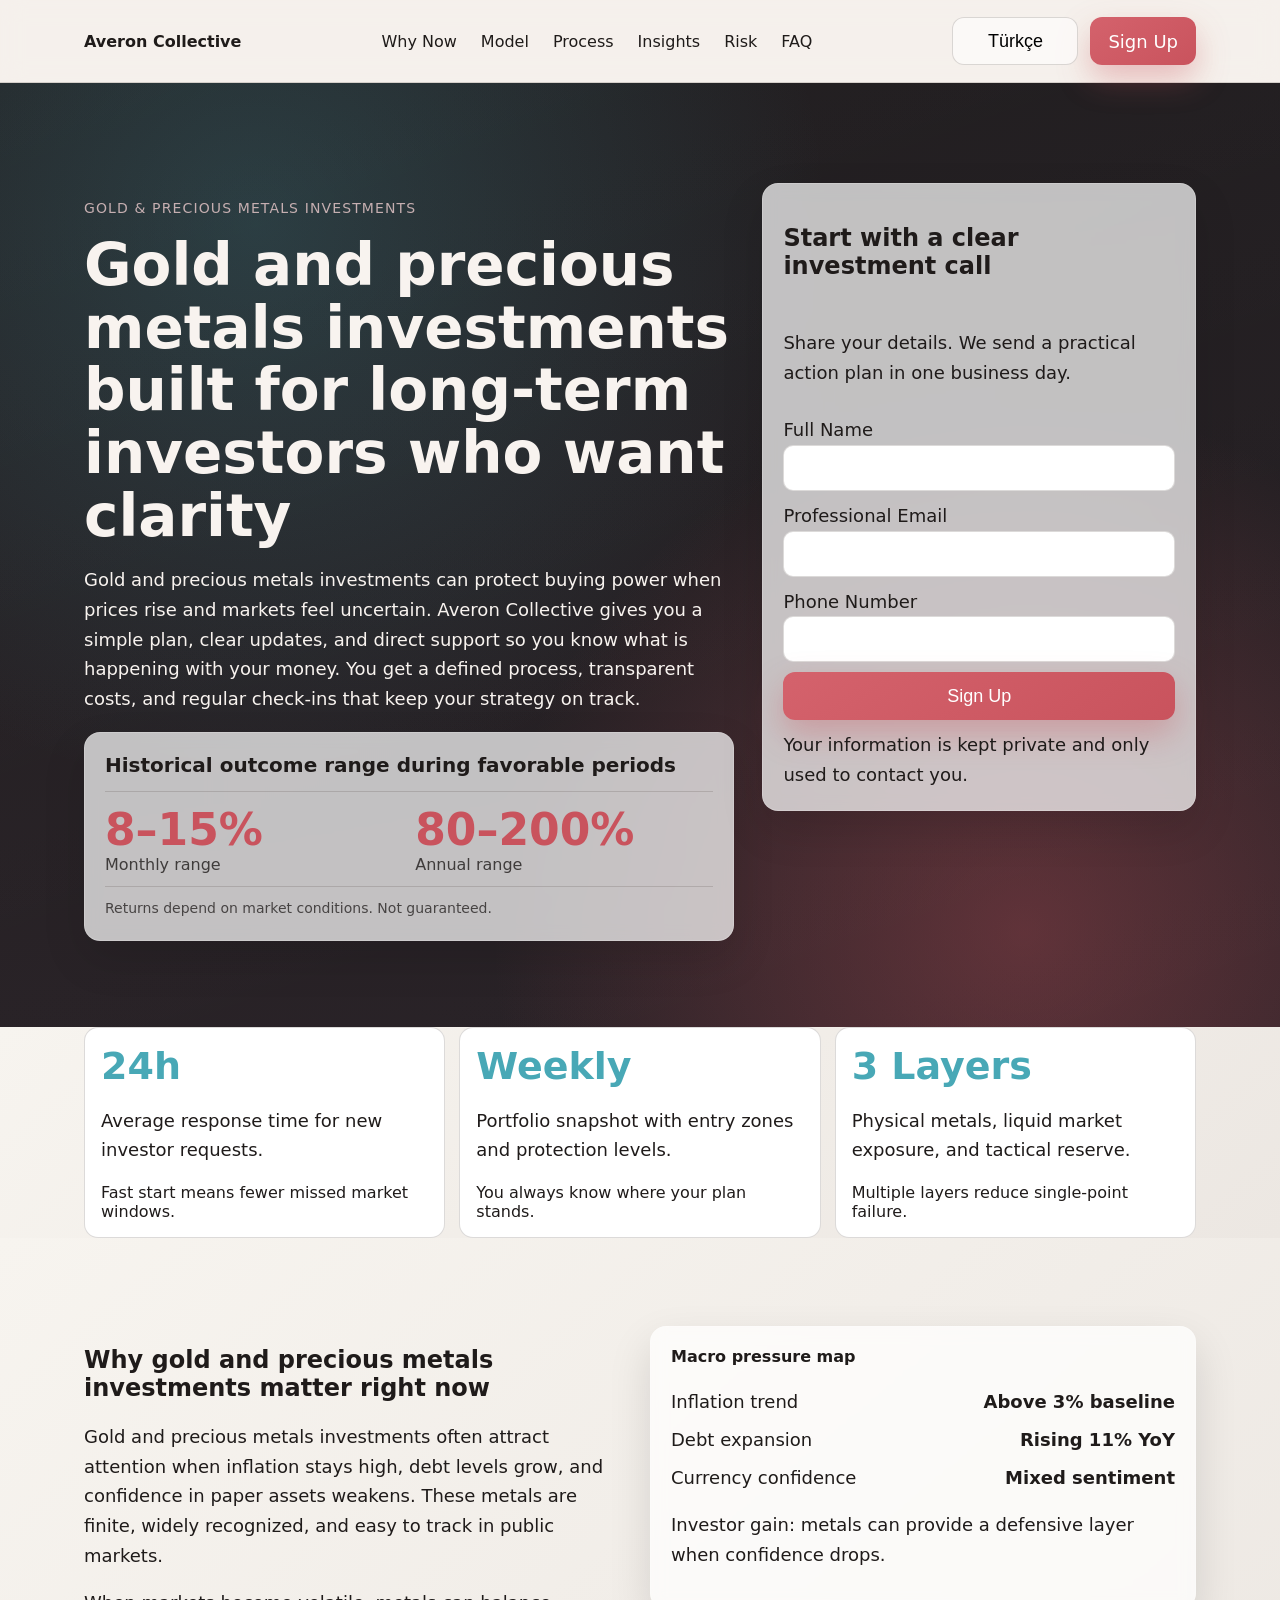
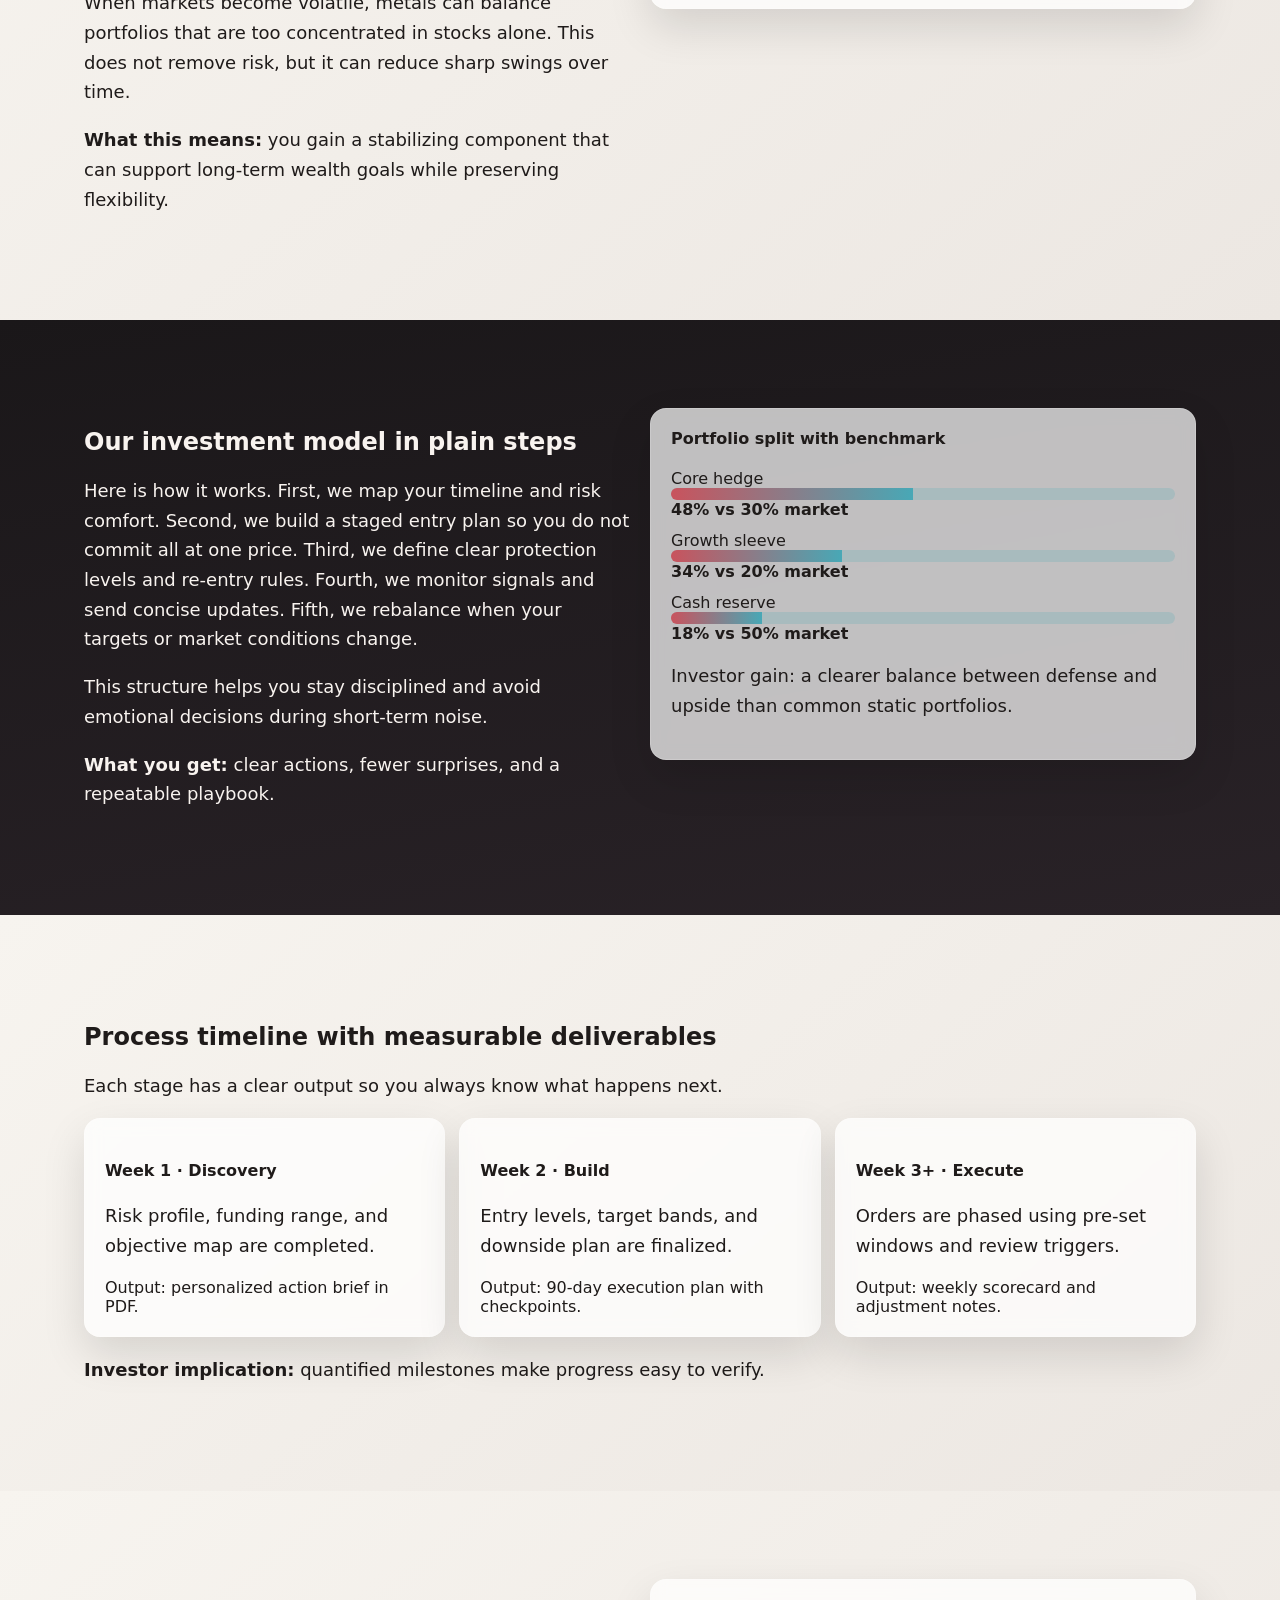
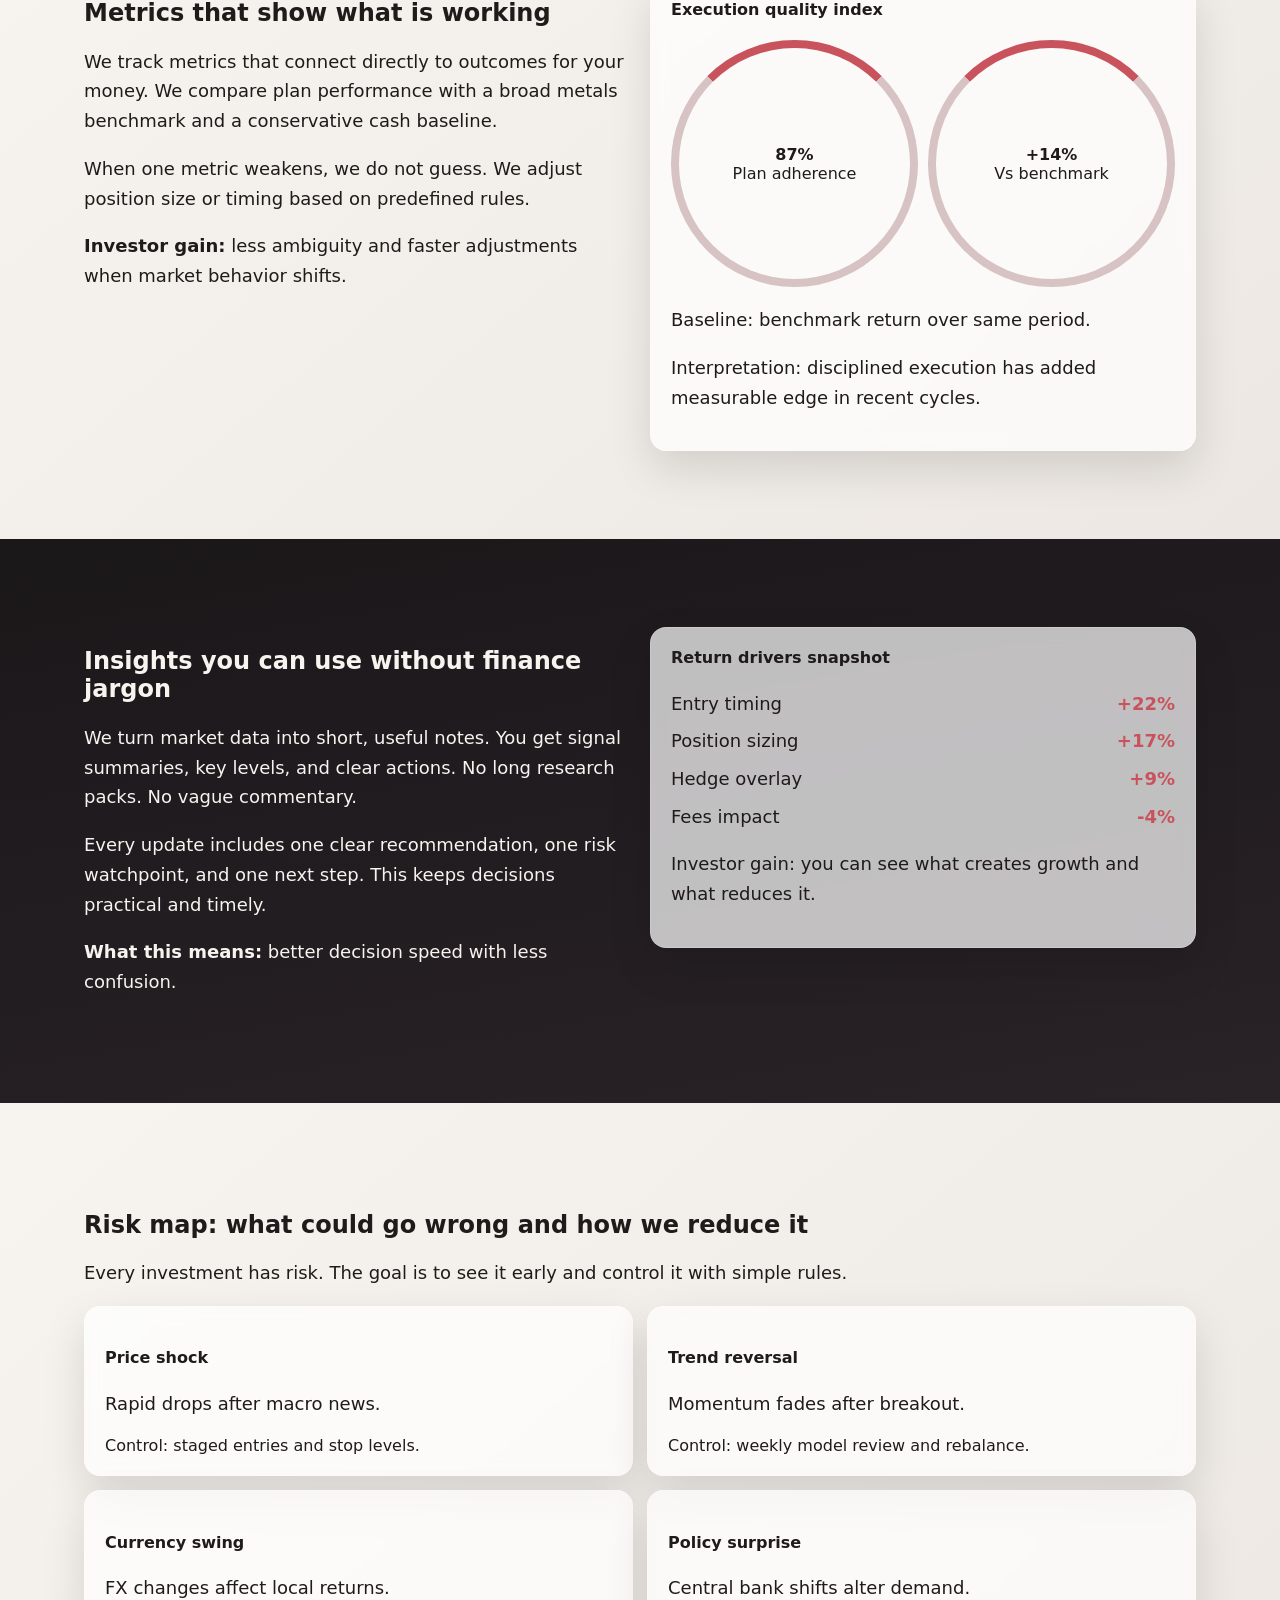
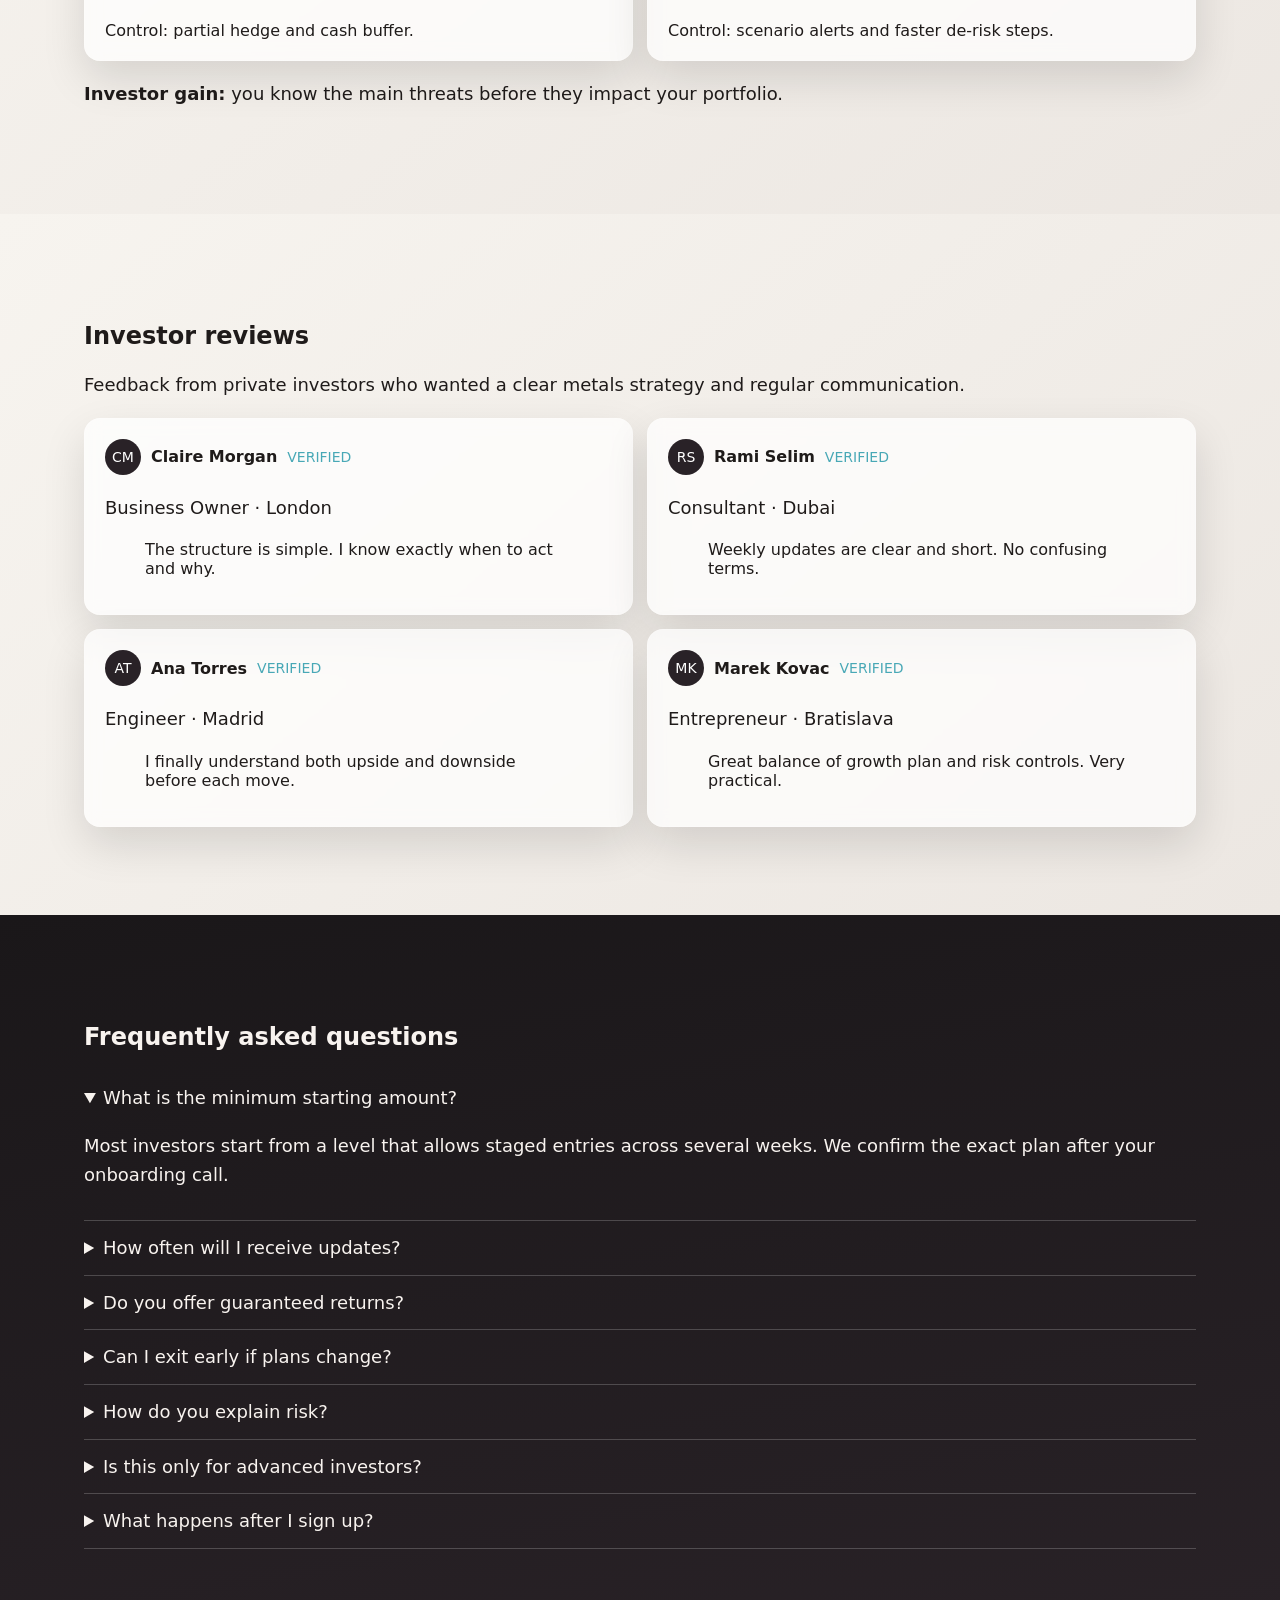
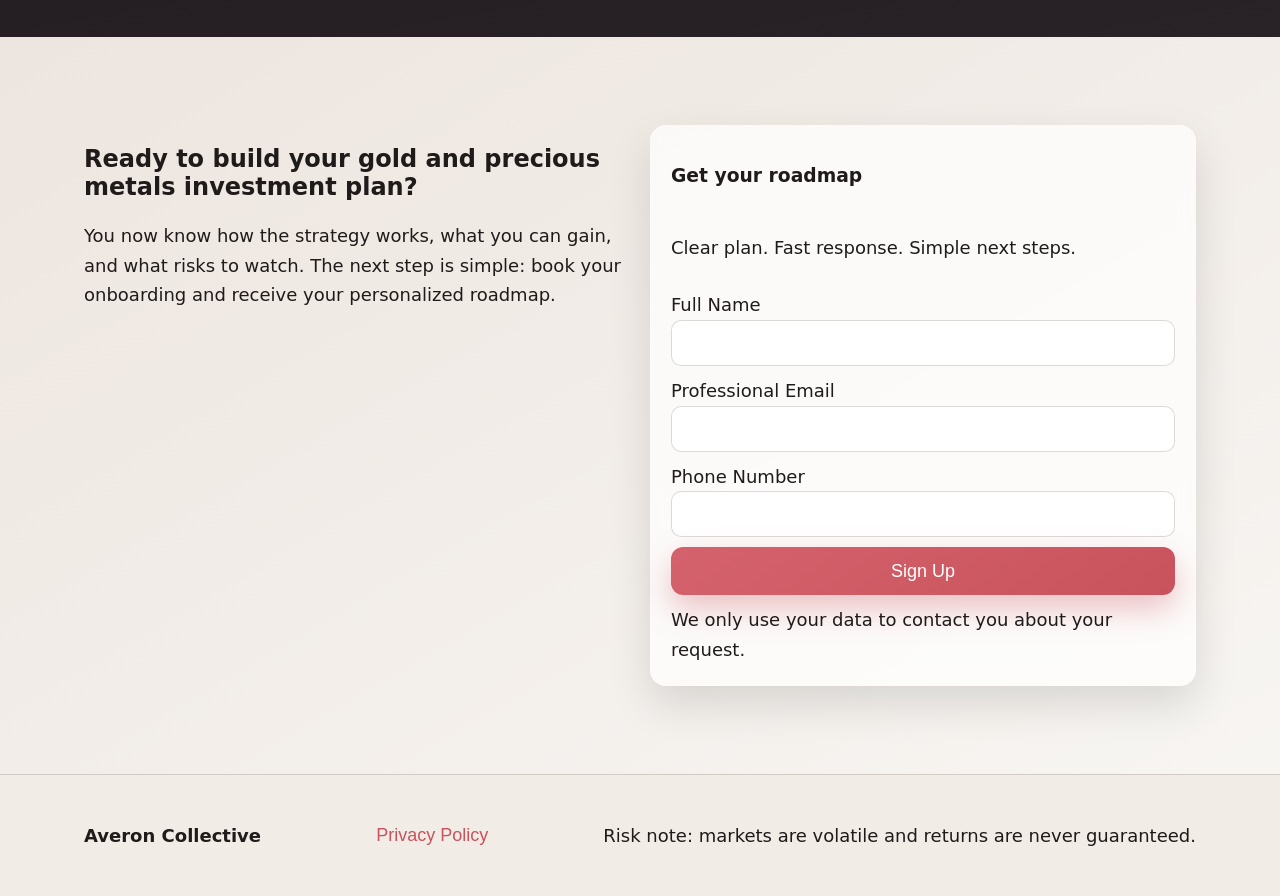
<file: tr/index.html>
<!doctype html>
<html lang="en">
<head>
  <meta charset="utf-8">
  <meta name="viewport" content="width=device-width, initial-scale=1">
  <title>Averon Collective TR | Gold Investing Process in English</title>
  <meta name="description" content="Review Averon Collective’s English overview of disciplined gold and precious metals investing built for regular private investors.">
  <link rel="canonical" href="https://averoncollective.com/tr/index.html">
  <link rel="alternate" hreflang="en" href="https://averoncollective.com/index.html">
  <link rel="alternate" hreflang="de" href="https://averoncollective.com/de/index.html">
  <link rel="alternate" hreflang="fr" href="https://averoncollective.com/fr/index.html">
  <link rel="alternate" hreflang="es" href="https://averoncollective.com/es/index.html">
  <link rel="alternate" hreflang="it" href="https://averoncollective.com/it/index.html">
  <link rel="alternate" hreflang="tr" href="https://averoncollective.com/tr/index.html">
  <link rel="alternate" hreflang="pt" href="https://averoncollective.com/pt/index.html">
  <link rel="alternate" hreflang="ja" href="https://averoncollective.com/jp/index.html">
  <link rel="alternate" hreflang="sk" href="https://averoncollective.com/sk/index.html">
  <link rel="alternate" hreflang="nl-BE" href="https://averoncollective.com/be/index.html">
  <link rel="alternate" hreflang="x-default" href="https://averoncollective.com/index.html">
  <meta property="og:type" content="website">
  <meta property="og:title" content="Averon Collective TR | Gold Investing Process in English">
  <meta property="og:description" content="Review Averon Collective’s English overview of disciplined gold and precious metals investing built for regular private investors.">
  <meta property="og:url" content="https://averoncollective.com/tr/index.html">
  <meta property="og:image" content="https://averoncollective.com/assets/img/og-cover.jpg">
  <meta name="twitter:card" content="summary_large_image">
  <meta name="twitter:title" content="Averon Collective TR | Gold Investing Process in English">
  <meta name="twitter:description" content="Review Averon Collective’s English overview of disciplined gold and precious metals investing built for regular private investors.">
  <meta name="twitter:image" content="https://averoncollective.com/assets/img/og-cover.jpg">
  <link rel="stylesheet" href="../assets/style.css">
  <script type="application/ld+json">{"@context":"https://schema.org","@type":"Organization","name":"Averon Collective","url":"https://averoncollective.com","logo":"https://averoncollective.com/assets/img/logo.png","sameAs":["https://www.linkedin.com/company/averoncollective"]}</script>
  <script type="application/ld+json">{"@context":"https://schema.org","@type":"WebSite","name":"Averon Collective","url":"https://averoncollective.com","potentialAction":{"@type":"SearchAction","target":"https://averoncollective.com/?q={search_term_string}","query-input":"required name=search_term_string"}}</script>
  <script type="application/ld+json">{"@context":"https://schema.org","@type":"Review","itemReviewed":{"@type":"Service","name":"Averon Collective Gold Strategy"},"author":{"@type":"Person","name":"Claire Morgan"},"reviewRating":{"@type":"Rating","ratingValue":"5","bestRating":"5"},"reviewBody":"Clear process, fast updates, and no confusing language."}</script>
</head>
<body>
  <header class="site-header">
    <div class="container header-row">
      <a class="brand" href="../index.html">Averon Collective</a>
      <nav class="desktop-nav" aria-label="Primary navigation">
        <a href="#why">Why Now</a><a href="#model">Model</a><a href="#process">Process</a><a href="#insights">Insights</a><a href="#risk">Risk</a><a href="#faq">FAQ</a>
      </nav>
      <div class="header-actions">
        <div class="lang-dropdown" data-dropdown>
          <button class="btn lang-btn" aria-haspopup="true" aria-expanded="false">Türkçe</button>
          <div class="lang-menu" role="menu"><a href="../index.html" data-lang="English"><span class="flag">🇬🇧</span>English</a>
<a href="../de/index.html" data-lang="Deutsch"><span class="flag">🇩🇪</span>Deutsch</a>
<a href="../fr/index.html" data-lang="Français"><span class="flag">🇫🇷</span>Français</a>
<a href="../es/index.html" data-lang="Español"><span class="flag">🇪🇸</span>Español</a>
<a href="../it/index.html" data-lang="Italiano"><span class="flag">🇮🇹</span>Italiano</a>
<a href="../tr/index.html" data-lang="Türkçe"><span class="flag">🇹🇷</span>Türkçe</a>
<a href="../pt/index.html" data-lang="Português"><span class="flag">🇵🇹</span>Português</a>
<a href="../jp/index.html" data-lang="日本語"><span class="flag">🇯🇵</span>日本語</a>
<a href="../sk/index.html" data-lang="Slovenčina"><span class="flag">🇸🇰</span>Slovenčina</a>
<a href="../be/index.html" data-lang="Belgium"><span class="flag">🇧🇪</span>Belgium</a></div>
        </div>
        <a href="#signup" class="btn primary">Sign Up</a>
        <button class="burger" aria-label="Open navigation" aria-expanded="false" aria-controls="mobileDrawer"><span></span><span></span><span></span></button>
      </div>
    </div>
  </header>

  <aside class="mobile-drawer" id="mobileDrawer" aria-hidden="true">
    <div class="drawer-panel" role="dialog" aria-modal="true" aria-label="Mobile menu">
      <button class="drawer-close" aria-label="Close menu">×</button>
      <nav class="drawer-nav"><a href="#why">Why Now</a><a href="#model">Model</a><a href="#process">Process</a><a href="#insights">Insights</a><a href="#risk">Risk</a><a href="#faq">FAQ</a></nav>
      <div class="lang-menu inline" role="menu"><a href="../index.html" data-lang="English"><span class="flag">🇬🇧</span>English</a>
<a href="../de/index.html" data-lang="Deutsch"><span class="flag">🇩🇪</span>Deutsch</a>
<a href="../fr/index.html" data-lang="Français"><span class="flag">🇫🇷</span>Français</a>
<a href="../es/index.html" data-lang="Español"><span class="flag">🇪🇸</span>Español</a>
<a href="../it/index.html" data-lang="Italiano"><span class="flag">🇮🇹</span>Italiano</a>
<a href="../tr/index.html" data-lang="Türkçe"><span class="flag">🇹🇷</span>Türkçe</a>
<a href="../pt/index.html" data-lang="Português"><span class="flag">🇵🇹</span>Português</a>
<a href="../jp/index.html" data-lang="日本語"><span class="flag">🇯🇵</span>日本語</a>
<a href="../sk/index.html" data-lang="Slovenčina"><span class="flag">🇸🇰</span>Slovenčina</a>
<a href="../be/index.html" data-lang="Belgium"><span class="flag">🇧🇪</span>Belgium</a></div>
      <a href="#signup" class="btn primary">Sign Up</a>
    </div>
  </aside>
  <div class="drawer-overlay"></div>

  <main>
    <section class="hero section-dark">
      <div class="mesh"></div>
      <div class="container hero-grid">
        <div>
          <p class="kicker">Gold & Precious Metals Investments</p>
          <h1>Gold and precious metals investments built for long-term investors who want clarity</h1>
          <p>Gold and precious metals investments can protect buying power when prices rise and markets feel uncertain. Averon Collective gives you a simple plan, clear updates, and direct support so you know what is happening with your money. You get a defined process, transparent costs, and regular check-ins that keep your strategy on track.</p>
          <article class="performance-panel" aria-label="Performance range">
            <h3>Historical outcome range during favorable periods</h3>
            <div class="split-metrics">
              <div><strong>8–15%</strong><span>Monthly range</span></div>
              <div><strong>80–200%</strong><span>Annual range</span></div>
            </div>
            <p>Returns depend on market conditions. Not guaranteed.</p>
          </article>
        </div>
        <form class="lead-form" id="signup">
          <h2>Start with a clear investment call</h2>
          <p>Share your details. We send a practical action plan in one business day.</p>
          <label>Full Name<input type="text" name="name" required></label>
          <label>Professional Email<input type="email" name="email" required></label>
          <label>Phone Number<input type="tel" name="phone" required></label>
          <button class="btn primary" type="submit">Sign Up</button>
          <small>Your information is kept private and only used to contact you.</small>
        </form>
      </div>
    </section>

    <section class="kpi-strip section-light">
      <div class="container kpi-grid">
        <article><h3>24h</h3><p>Average response time for new investor requests.</p><span>Fast start means fewer missed market windows.</span></article>
        <article><h3>Weekly</h3><p>Portfolio snapshot with entry zones and protection levels.</p><span>You always know where your plan stands.</span></article>
        <article><h3>3 Layers</h3><p>Physical metals, liquid market exposure, and tactical reserve.</p><span>Multiple layers reduce single-point failure.</span></article>
      </div>
    </section>

    <section id="why" class="section section-light">
      <div class="container split">
        <div>
          <h2>Why gold and precious metals investments matter right now</h2>
          <p>Gold and precious metals investments often attract attention when inflation stays high, debt levels grow, and confidence in paper assets weakens. These metals are finite, widely recognized, and easy to track in public markets.</p>
          <p>When markets become volatile, metals can balance portfolios that are too concentrated in stocks alone. This does not remove risk, but it can reduce sharp swings over time.</p>
          <p><strong>What this means:</strong> you gain a stabilizing component that can support long-term wealth goals while preserving flexibility.</p>
        </div>
        <div class="visual-card">
          <h4>Macro pressure map</h4>
          <ul>
            <li><span>Inflation trend</span><b>Above 3% baseline</b></li>
            <li><span>Debt expansion</span><b>Rising 11% YoY</b></li>
            <li><span>Currency confidence</span><b>Mixed sentiment</b></li>
          </ul>
          <p>Investor gain: metals can provide a defensive layer when confidence drops.</p>
        </div>
      </div>
    </section>

    <section id="model" class="section section-dark">
      <div class="container split reverse">
        <div class="visual-card chart bars">
          <h4>Portfolio split with benchmark</h4>
          <div class="seg"><span>Core hedge</span><div><i style="width:48%"></i></div><b>48% vs 30% market</b></div>
          <div class="seg"><span>Growth sleeve</span><div><i style="width:34%"></i></div><b>34% vs 20% market</b></div>
          <div class="seg"><span>Cash reserve</span><div><i style="width:18%"></i></div><b>18% vs 50% market</b></div>
          <p>Investor gain: a clearer balance between defense and upside than common static portfolios.</p>
        </div>
        <div>
          <h2>Our investment model in plain steps</h2>
          <p>Here is how it works. First, we map your timeline and risk comfort. Second, we build a staged entry plan so you do not commit all at one price. Third, we define clear protection levels and re-entry rules. Fourth, we monitor signals and send concise updates. Fifth, we rebalance when your targets or market conditions change.</p>
          <p>This structure helps you stay disciplined and avoid emotional decisions during short-term noise.</p>
          <p><strong>What you get:</strong> clear actions, fewer surprises, and a repeatable playbook.</p>
        </div>
      </div>
    </section>

    <section id="process" class="section section-light">
      <div class="container">
        <h2>Process timeline with measurable deliverables</h2>
        <p>Each stage has a clear output so you always know what happens next.</p>
        <div class="timeline">
          <article><h4>Week 1 · Discovery</h4><p>Risk profile, funding range, and objective map are completed.</p><span>Output: personalized action brief in PDF.</span></article>
          <article><h4>Week 2 · Build</h4><p>Entry levels, target bands, and downside plan are finalized.</p><span>Output: 90-day execution plan with checkpoints.</span></article>
          <article><h4>Week 3+ · Execute</h4><p>Orders are phased using pre-set windows and review triggers.</p><span>Output: weekly scorecard and adjustment notes.</span></article>
        </div>
        <p><strong>Investor implication:</strong> quantified milestones make progress easy to verify.</p>
      </div>
    </section>

    <section class="section section-light" id="metrics">
      <div class="container split">
        <div>
          <h2>Metrics that show what is working</h2>
          <p>We track metrics that connect directly to outcomes for your money. We compare plan performance with a broad metals benchmark and a conservative cash baseline.</p>
          <p>When one metric weakens, we do not guess. We adjust position size or timing based on predefined rules.</p>
          <p><strong>Investor gain:</strong> less ambiguity and faster adjustments when market behavior shifts.</p>
        </div>
        <div class="visual-card ring-wrap">
          <h4>Execution quality index</h4>
          <div class="rings"><div><b>87%</b><span>Plan adherence</span></div><div><b>+14%</b><span>Vs benchmark</span></div></div>
          <p>Baseline: benchmark return over same period.</p>
          <p>Interpretation: disciplined execution has added measurable edge in recent cycles.</p>
        </div>
      </div>
    </section>

    <section id="insights" class="section section-dark">
      <div class="container split reverse">
        <div class="visual-card waterfall">
          <h4>Return drivers snapshot</h4>
          <ul>
            <li><span>Entry timing</span><b>+22%</b></li>
            <li><span>Position sizing</span><b>+17%</b></li>
            <li><span>Hedge overlay</span><b>+9%</b></li>
            <li><span>Fees impact</span><b>-4%</b></li>
          </ul>
          <p>Investor gain: you can see what creates growth and what reduces it.</p>
        </div>
        <div>
          <h2>Insights you can use without finance jargon</h2>
          <p>We turn market data into short, useful notes. You get signal summaries, key levels, and clear actions. No long research packs. No vague commentary.</p>
          <p>Every update includes one clear recommendation, one risk watchpoint, and one next step. This keeps decisions practical and timely.</p>
          <p><strong>What this means:</strong> better decision speed with less confusion.</p>
        </div>
      </div>
    </section>

    <section id="risk" class="section section-light">
      <div class="container">
        <h2>Risk map: what could go wrong and how we reduce it</h2>
        <p>Every investment has risk. The goal is to see it early and control it with simple rules.</p>
        <div class="risk-grid">
          <article><h4>Price shock</h4><p>Rapid drops after macro news.</p><span>Control: staged entries and stop levels.</span></article>
          <article><h4>Trend reversal</h4><p>Momentum fades after breakout.</p><span>Control: weekly model review and rebalance.</span></article>
          <article><h4>Currency swing</h4><p>FX changes affect local returns.</p><span>Control: partial hedge and cash buffer.</span></article>
          <article><h4>Policy surprise</h4><p>Central bank shifts alter demand.</p><span>Control: scenario alerts and faster de-risk steps.</span></article>
        </div>
        <p><strong>Investor gain:</strong> you know the main threats before they impact your portfolio.</p>
      </div>
    </section>

    <section class="section section-light" id="reviews">
      <div class="container">
        <h2>Investor reviews</h2>
        <p>Feedback from private investors who wanted a clear metals strategy and regular communication.</p>
        <div class="reviews-grid">
          <article><div class="meta"><span class="avatar">CM</span><strong>Claire Morgan</strong><em>VERIFIED</em></div><p class="title">Business Owner · London</p><blockquote>The structure is simple. I know exactly when to act and why.</blockquote></article>
          <article><div class="meta"><span class="avatar">RS</span><strong>Rami Selim</strong><em>VERIFIED</em></div><p class="title">Consultant · Dubai</p><blockquote>Weekly updates are clear and short. No confusing terms.</blockquote></article>
          <article><div class="meta"><span class="avatar">AT</span><strong>Ana Torres</strong><em>VERIFIED</em></div><p class="title">Engineer · Madrid</p><blockquote>I finally understand both upside and downside before each move.</blockquote></article>
          <article><div class="meta"><span class="avatar">MK</span><strong>Marek Kovac</strong><em>VERIFIED</em></div><p class="title">Entrepreneur · Bratislava</p><blockquote>Great balance of growth plan and risk controls. Very practical.</blockquote></article>
        </div>
      </div>
    </section>

    <section id="faq" class="section section-dark">
      <div class="container">
        <h2>Frequently asked questions</h2>
        <div class="faq" data-faq>
          <details open><summary>What is the minimum starting amount?</summary><p>Most investors start from a level that allows staged entries across several weeks. We confirm the exact plan after your onboarding call.</p></details>
          <details><summary>How often will I receive updates?</summary><p>You receive a weekly summary plus fast alerts when market levels reach your trigger zones.</p></details>
          <details><summary>Do you offer guaranteed returns?</summary><p>No. Markets move up and down. We focus on disciplined execution and transparent reporting.</p></details>
          <details><summary>Can I exit early if plans change?</summary><p>Yes. You keep flexibility. We prepare exit pathways so you can reduce exposure without panic decisions.</p></details>
          <details><summary>How do you explain risk?</summary><p>We show each risk in simple language, then pair it with a clear mitigation action and review frequency.</p></details>
          <details><summary>Is this only for advanced investors?</summary><p>No. It is built for regular private investors who want a structured and understandable approach.</p></details>
          <details><summary>What happens after I sign up?</summary><p>You receive a contact confirmation, then a one-to-one call slot and your initial investment roadmap.</p></details>
        </div>
      </div>
    </section>

    <section class="section final-cta" id="final-cta">
      <div class="container split">
        <div>
          <h2>Ready to build your gold and precious metals investment plan?</h2>
          <p>You now know how the strategy works, what you can gain, and what risks to watch. The next step is simple: book your onboarding and receive your personalized roadmap.</p>
        </div>
        <form class="lead-form">
          <h3>Get your roadmap</h3>
          <p>Clear plan. Fast response. Simple next steps.</p>
          <label>Full Name<input type="text" required></label>
          <label>Professional Email<input type="email" required></label>
          <label>Phone Number<input type="tel" required></label>
          <button class="btn primary" type="submit">Sign Up</button>
          <small>We only use your data to contact you about your request.</small>
        </form>
      </div>
    </section>
  </main>

  <footer class="site-footer">
    <div class="container footer-row">
      <p><strong>Averon Collective</strong></p>
      <button class="privacy-link" data-open-privacy>Privacy Policy</button>
      <p>Risk note: markets are volatile and returns are never guaranteed.</p>
    </div>
  </footer>

  <div class="modal" id="privacyModal" aria-hidden="true" role="dialog" aria-modal="true" aria-label="Privacy Policy">
    <div class="modal-card">
      <button class="modal-x" data-close-privacy aria-label="Close privacy modal">×</button>
      <h2>Privacy Policy</h2>
      <div class="modal-body">
        <p><strong>Introduction:</strong> We respect your privacy and explain clearly how we handle data.</p>
        <p><strong>Data collection:</strong> We collect name, email, phone, and interaction data from forms and site usage.</p>
        <p><strong>Legal basis:</strong> We process data to answer requests, deliver services, and meet legal duties.</p>
        <p><strong>Cookies:</strong> We use essential and analytics cookies to improve site performance.</p>
        <p><strong>Retention:</strong> We store data only as long as needed for service and legal record rules.</p>
        <p><strong>Third-party sharing:</strong> We share data only with service providers that support secure operations.</p>
        <p><strong>Security:</strong> We use access controls, encryption, and monitoring to protect stored information.</p>
        <p><strong>User rights:</strong> You may request access, correction, deletion, or a copy of your personal data.</p>
        <p><strong>International transfers:</strong> If data moves across borders, we apply approved safeguards.</p>
        <p><strong>Industry risk disclosure:</strong> Investment-related communication may include market uncertainty and no guaranteed return outcomes.</p>
        <p><strong>Contact:</strong> Email privacy@averoncollective.com for any privacy request.</p>
      </div>
      <div class="modal-footer"><button class="btn" data-close-privacy>Close</button></div>
    </div>
  </div>

  <script type="application/ld+json">{"@context":"https://schema.org","@type":"FAQPage","mainEntity":[{"@type":"Question","name":"What is the minimum starting amount?","acceptedAnswer":{"@type":"Answer","text":"Most investors start with staged entries across several weeks."}},{"@type":"Question","name":"How often will I receive updates?","acceptedAnswer":{"@type":"Answer","text":"You receive a weekly summary and alerts when key levels are reached."}},{"@type":"Question","name":"Do you offer guaranteed returns?","acceptedAnswer":{"@type":"Answer","text":"No. Returns depend on market conditions and are not guaranteed."}}]}</script>
  <script src="../assets/app.js" defer></script>
</body>
</html>
</file>
<file: assets/style.css>
/* DESIGN SEED: 8472
DESIGN PROFILE
• ID: AC-8472
• Background family: Neutral
• Surface style: Soft glassmorphism
• Accent A (CTA): Rose gold
• Accent B: Steel cyan
• Text strategy: Mixed
• Section rhythm: Dark hero → Light KPI → Light why → Dark model → Light process/metrics → Dark insights/FAQ → Light final CTA
• Glow strategy: Crimson glow bottom-right hero + cyan glow top-center KPI */
:root {
  --bg: #f4f1ed;
  --ink: #1f1b1a;
  --muted: #605853;
  --dark: #1c1719;
  --card: rgba(255, 255, 255, 0.72);
  --border: rgba(82, 70, 67, 0.2);
  --accent: #c9535d;
  --accent-b: #48a8b6;
  --btn-height: 48px;
  --radius: 16px;
}
* { box-sizing: border-box; }
html, body { margin: 0; overflow-x: hidden; font-family: Inter, system-ui, sans-serif; background: var(--bg); color: var(--ink); }
p, li, label, summary, small { font-size: 18px; line-height: 1.65; }
a { color: inherit; text-decoration: none; }
.container { max-width: 1160px; margin: 0 auto; padding-inline: 24px; width: 100%; }
.section { padding: 88px 0; overflow: hidden; position: relative; }
.section-light { background: linear-gradient(140deg, #f7f4ef, #ece7e2); }
.section-dark { background: linear-gradient(170deg, #1a1719, #292227); color: #f8f3ef; }
.mesh { position: absolute; inset: 0; background: radial-gradient(circle at 80% 90%, rgba(201,83,93,.35), transparent 40%), radial-gradient(circle at 20% 15%, rgba(72,168,182,.22), transparent 44%), linear-gradient(160deg, rgba(255,255,255,.04), transparent); pointer-events: none; }
.site-header { position: sticky; top: 0; z-index: 30; backdrop-filter: blur(12px); background: rgba(245,241,236,.8); border-bottom: 1px solid var(--border); }
.header-row { min-height: 82px; display: flex; align-items: center; justify-content: space-between; gap: 16px; }
.brand { font-weight: 700; }
.desktop-nav { display: flex; gap: 24px; }
.header-actions { display: flex; align-items: center; gap: 12px; }
.btn { height: var(--btn-height); padding: 0 18px; border-radius: 12px; border: 1px solid var(--border); background: rgba(255,255,255,.6); display: inline-flex; align-items: center; justify-content: center; font-size: 18px; cursor: pointer; }
.btn.primary { background: linear-gradient(145deg, #d4626c, var(--accent)); color: #fff; border: none; box-shadow: 0 14px 32px rgba(201,83,93,.35); }
.btn.primary:hover { transform: translateY(-1px); }
.btn:focus-visible { outline: 3px solid var(--accent-b); outline-offset: 2px; }
.lang-dropdown { position: relative; }
.lang-btn { min-width: 126px; }
.lang-menu { position: absolute; top: calc(100% + 8px); right: 0; background: #fff; border: 1px solid var(--border); border-radius: 12px; display: none; min-width: 220px; z-index: 40; box-shadow: 0 16px 30px rgba(0,0,0,.12); }
.lang-menu a { display: flex; gap: 10px; align-items: center; padding: 10px 12px; }
.lang-menu a:hover { background: #f4f4f4; }
.lang-dropdown.open .lang-menu { display: block; }
.hero { padding: 100px 0 86px; position: relative; overflow: hidden; }
.hero-grid { display: grid; grid-template-columns: 1.2fr .8fr; gap: 28px; align-items: start; position: relative; }
h1 { font-size: clamp(36px, 6vw, 58px); line-height: 1.08; margin: 10px 0 16px; }
.kicker { letter-spacing: .08em; text-transform: uppercase; color: #c6afb1; font-size: 14px; }
.performance-panel, .lead-form, .visual-card, .reviews-grid article, .risk-grid article, .timeline article { border-radius: var(--radius); background: var(--card); border: 1px solid rgba(255,255,255,.18); backdrop-filter: blur(8px); box-shadow: 0 18px 44px rgba(0,0,0,.12); padding: 20px; color: var(--ink); max-width: 100%; min-width: 0; }
.performance-panel h3 { margin: 0 0 14px; font-size: 20px; }
.split-metrics { display: grid; grid-template-columns: 1fr 1fr; gap: 12px; border-top: 1px solid var(--border); border-bottom: 1px solid var(--border); padding: 12px 0; }
.split-metrics strong { display: block; font-size: 44px; color: var(--accent); }
.split-metrics span { opacity: .8; }
.performance-panel p { margin: 10px 0 0; font-size: 14px; opacity: .75; }
.lead-form { display: grid; gap: 10px; }
.lead-form input { width: 100%; height: 46px; border-radius: 10px; border: 1px solid var(--border); padding: 0 12px; font-size: 18px; }
.kpi-grid { display: grid; grid-template-columns: repeat(3, minmax(260px, 1fr)); gap: 14px; }
.kpi-grid article { background: #fff; border: 1px solid var(--border); border-radius: 14px; padding: 16px; min-width: 0; }
.kpi-grid h3 { font-size: 38px; margin: 0; color: var(--accent-b); }
.split { display: grid; grid-template-columns: 1fr 1fr; gap: 20px; align-items: start; }
.split.reverse > :first-child { order: 2; }
.visual-card h4 { margin-top: 0; }
.visual-card ul { padding: 0; margin: 0; list-style: none; display: grid; gap: 8px; }
.visual-card li { display: flex; justify-content: space-between; gap: 6px; }
.bars .seg { margin-bottom: 12px; }
.bars .seg div { background: rgba(72,168,182,.2); border-radius: 999px; height: 12px; overflow: hidden; }
.bars .seg i { display: block; height: 100%; background: linear-gradient(90deg, var(--accent), var(--accent-b)); }
.timeline { display: grid; grid-template-columns: repeat(3, minmax(260px,1fr)); gap: 14px; }
.rings { display: grid; grid-template-columns: 1fr 1fr; gap: 10px; }
.rings div { aspect-ratio: 1; border-radius: 50%; border: 8px solid #d7c2c4; border-top-color: var(--accent); display: grid; place-content: center; text-align: center; }
.waterfall li b { color: var(--accent); }
.risk-grid { display: grid; grid-template-columns: repeat(2, minmax(260px, 1fr)); gap: 14px; }
.reviews-grid { display: grid; grid-template-columns: repeat(2, minmax(260px, 1fr)); gap: 14px; }
.meta { display: flex; align-items: center; gap: 10px; }
.avatar { width: 36px; height: 36px; border-radius: 50%; background: #292227; color: #fff; display: grid; place-items: center; font-size: 14px; }
.meta em { font-style: normal; color: var(--accent-b); font-size: 14px; }
.faq details { border-bottom: 1px solid rgba(255,255,255,.2); padding: 12px 0; }
.faq summary { cursor: pointer; }
.final-cta { background: linear-gradient(150deg, #ede5df, #f7f5f2); }
.site-footer { border-top: 1px solid var(--border); padding: 28px 0; background: #f1ece6; }
.footer-row { display: flex; flex-wrap: wrap; justify-content: space-between; gap: 14px; }
.privacy-link { border: 0; background: none; color: var(--accent); font-size: 18px; cursor: pointer; }
.modal { position: fixed; inset: 0; display: none; place-items: center; background: rgba(0,0,0,.6); padding: 20px; z-index: 60; }
.modal.open { display: grid; }
.modal-card { width: min(840px, 100%); max-height: 90vh; overflow: auto; background: #fff; border-radius: 16px; padding: 24px; position: relative; }
.modal-x { position: absolute; right: 14px; top: 14px; border: 0; background: none; font-size: 32px; cursor: pointer; }
.modal-footer { margin-top: 18px; display: flex; justify-content: flex-start; }
.burger { display: none; width: 44px; height: 44px; border-radius: 10px; border: 1px solid var(--border); background: #fff; }
.burger span { display: block; width: 20px; height: 2px; background: #222; margin: 4px auto; }
.mobile-drawer { position: fixed; inset: 0; pointer-events: none; z-index: 55; }
.drawer-overlay { position: fixed; inset: 0; background: rgba(0,0,0,.55); opacity: 0; pointer-events: none; transition: .25s; z-index: 54; }
.drawer-panel { position: absolute; right: -360px; top: 0; width: min(340px, 90%); height: 100%; background: #fff; padding: 20px; display: grid; gap: 16px; transition: .25s; overflow: auto; }
.mobile-drawer.open { pointer-events: auto; }
.mobile-drawer.open .drawer-panel { right: 0; }
.mobile-drawer.open + .drawer-overlay { opacity: 1; pointer-events: auto; }
.drawer-nav { display: grid; gap: 12px; }
.drawer-close { justify-self: end; border: 0; background: none; font-size: 32px; }
body.no-scroll { overflow: hidden; }
@media (max-width: 900px) {
  .desktop-nav, .header-actions .lang-dropdown, .header-actions > .btn.primary { display: none; }
  .burger { display: block; }
  .hero-grid, .split, .timeline, .risk-grid, .reviews-grid, .kpi-grid { grid-template-columns: 1fr; }
}
</file>
